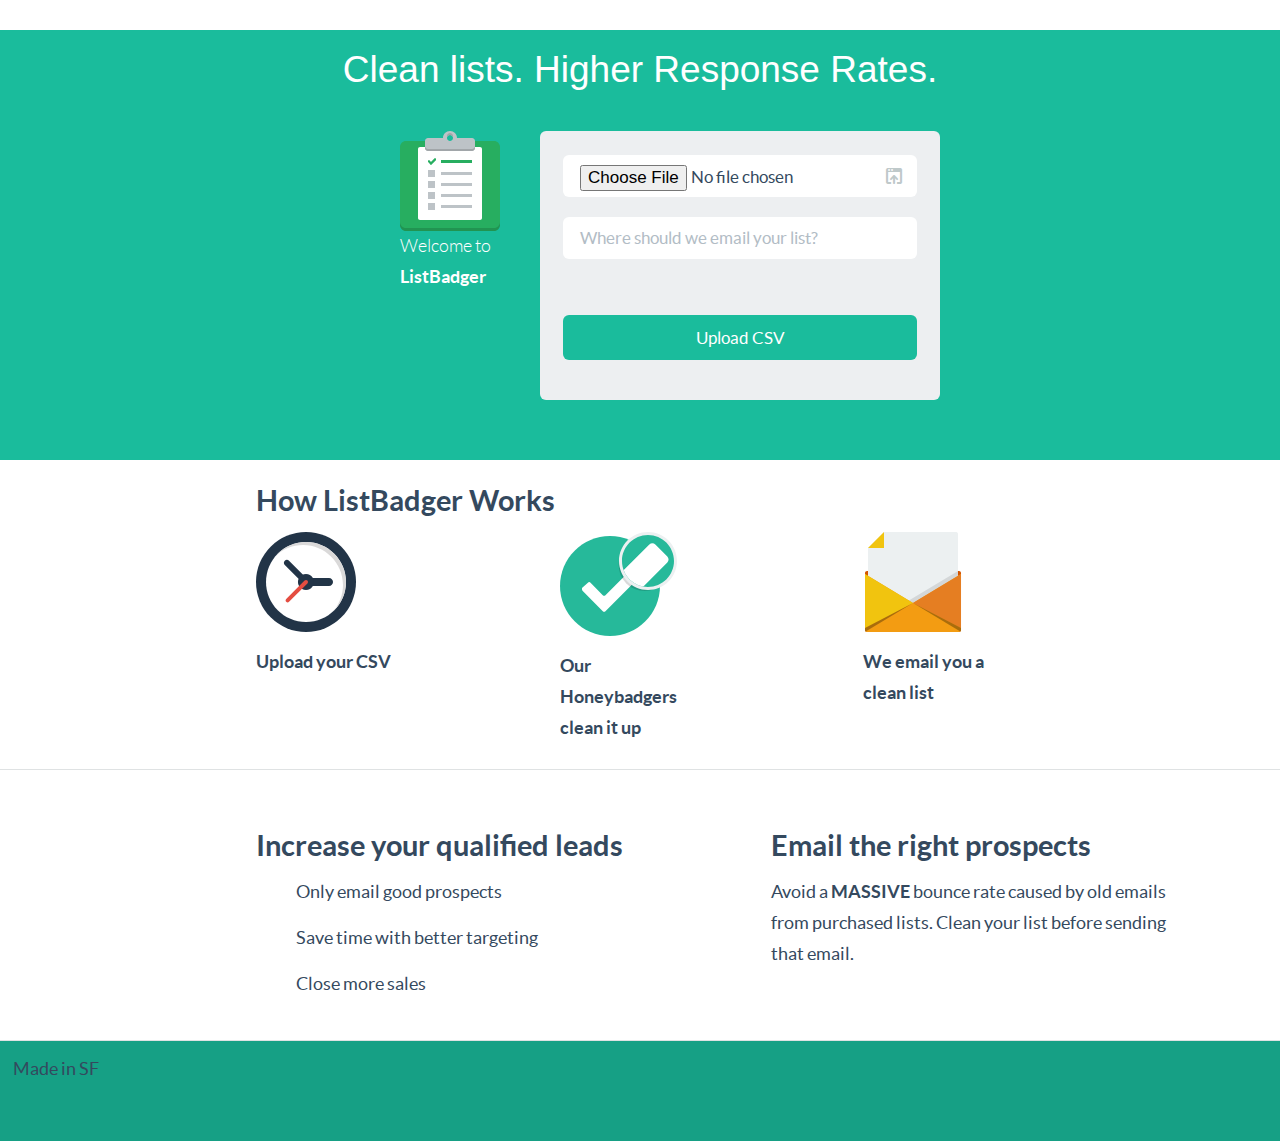
<file: index.html>
<!DOCTYPE html>
<html lang="en">
  <head>
    <meta charset="utf-8">
    <meta http-equiv="X-UA-Compatible" content="IE=edge">
    <meta name="viewport" content="width=device-width, initial-scale=1.0">
    
    <title>ListBadger</title>

    <!-- Bootstrap -->
    <link rel="stylesheet" href="https://maxcdn.bootstrapcdn.com/bootstrap/3.2.0/css/bootstrap.min.css">
    <link href='http://fonts.googleapis.com/css?family=Open+Sans' rel='stylesheet' type='text/css'>
    <!-- Loading Custom CSS -->
    <link href="css/custom.css" rel="stylesheet">
    <link href="dist/css/flat-ui.css" rel="stylesheet">
    <!-- Favicon -->
    <link rel="shortcut icon" href="img/favicon.ico">
  </head>

<body>

<div id="container">
	<section id="abovefold">
		<div id="abovefold-container">
			<div id="title"><h1>Clean lists. Higher Response Rates.</h1></div>
			
      <!-- left Icon -->
      <div id="leftdiv">
				<img src="img/icons/svg/clipboard.svg" alt="Clipboard">
				<p>Welcome to <br /><strong>ListBadger</strong></p>
			</div>
      <!-- left icon -->

      <!-- submission form -->
			<div id="rightdiv">
				 <div class="login-form">
            <div class="form-group">
              <form action="csvtest.php" method="post" enctype="multipart/form-data">
              <input type="file" name="fileToUpload" id="fileToUpload" class="form-control login-field" value="" placeholder="Yo! What's your name? " id="login-name" autocomplete="off" style="">
              <label class="login-field-icon fui-upload" for="login-name"></label>
            </div>
            <div class="form-group">
              <input type="text" name="email" class="form-control login-field" value="" placeholder="Where should we email your list?" id="email" autocomplete="off" style="">
                <br />
                <input type="submit" value="Upload CSV" class="btn btn-primary btn-lg btn-block"  name="submit">
            
            </div>
        </div>
      </div>
      <!-- submission form end -->

			</div>
		</div>
	</section>

	<section id="belowfold">
    <div id="belowfold-container">
      <h4>How ListBadger Works<h4>
      <div class="third">
          <img src="img/icons/svg/clocks.svg" alt="Watches" style="margin-bottom:15px;">
        <p>Upload your CSV</p>
      </div>
      <div class="third">
          <img src="img/icons/svg/retina.svg" alt="Retina" style="margin-bottom:15px;">
        <p>Our Honeybadgers clean it up</p>
      </div>
      <div class"third">
          <img src="img/icons/svg/mail.svg" alt="Mail" style="margin-bottom:15px;">
       <p>We email you a clean list</p> 
      </div>
    </div>
	</section>


  <section id="explainer">
    <div id="explainer-container">
      <div class="second">
        <h4>Increase your qualified leads</h4>
        <ul>
          <li><p>Only email good prospects</p></li>
          <li><p>Save time with better targeting</p></li>
          <li><p>Close more sales</p></li>
        </ul>
      </div>
      <div class="second">
         <h4>Email the right prospects</h4>
        Avoid a <strong>MASSIVE</strong> bounce rate caused by old emails from purchased lists. Clean your list before sending that email.
      </div>
    </div>
  </section>
    
  <section id="footer">
      <div id="footer-container">
      Made in SF
      </div>
  </section>
</div>


<!-- jQuery (necessary for Bootstrap's JavaScript plugins) -->
    <script src="https://ajax.googleapis.com/ajax/libs/jquery/1.11.1/jquery.min.js"></script>
    <!-- Include all compiled plugins (below), or include individual files as needed -->
    <script src="js/bootstrap.min.js"></script>
</body>
</html>
</file>
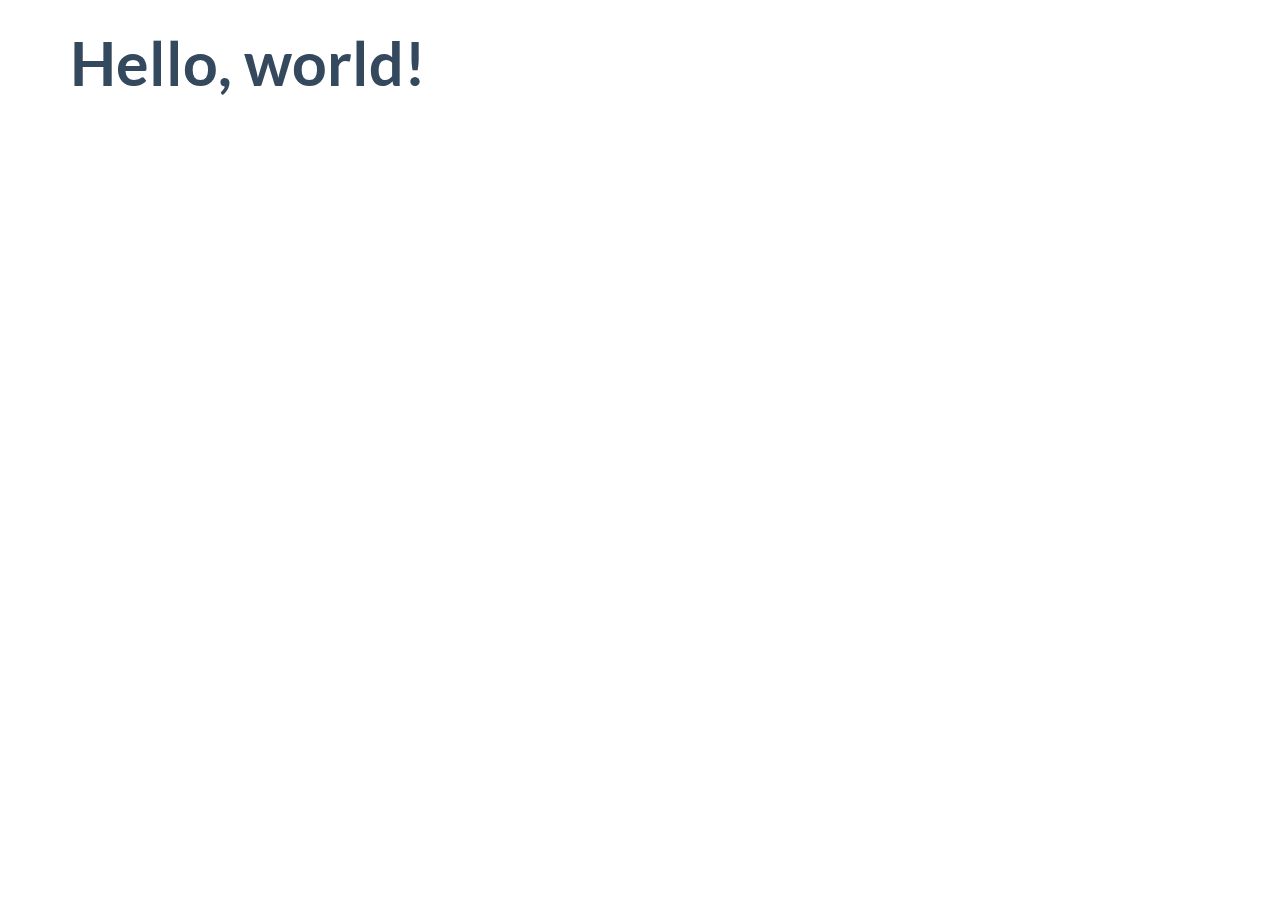
<file: dist/index.html>
<!DOCTYPE html>
<html lang="en">
  <head>
    <meta charset="utf-8">
    <title>Flat UI Free 101 Template</title>
    <meta name="viewport" content="width=device-width, initial-scale=1.0">

    <!-- Loading Bootstrap -->
    <link href="../dist/css/vendor/bootstrap.min.css" rel="stylesheet">

    <!-- Loading Flat UI -->
    <link href="../dist/css/flat-ui.min.css" rel="stylesheet">

    <link rel="shortcut icon" href="img/favicon.ico">

    <!-- HTML5 shim, for IE6-8 support of HTML5 elements. All other JS at the end of file. -->
    <!--[if lt IE 9]>
      <script src="js/vendor/html5shiv.js"></script>
      <script src="js/vendor/respond.min.js"></script>
    <![endif]-->
  </head>
  <body>
    <div class="container">
        <h1>Hello, world!</h1>
    </div>
    <!-- /.container -->


    <!-- jQuery (necessary for Flat UI's JavaScript plugins) -->
    <script src="../dist/js/vendor/jquery.min.js"></script>
    <!-- Include all compiled plugins (below), or include individual files as needed -->
    <script src="../dist/js/vendor/video.js"></script>
    <script src="../dist/js/flat-ui.min.js"></script>

  </body>
</html>
</file>
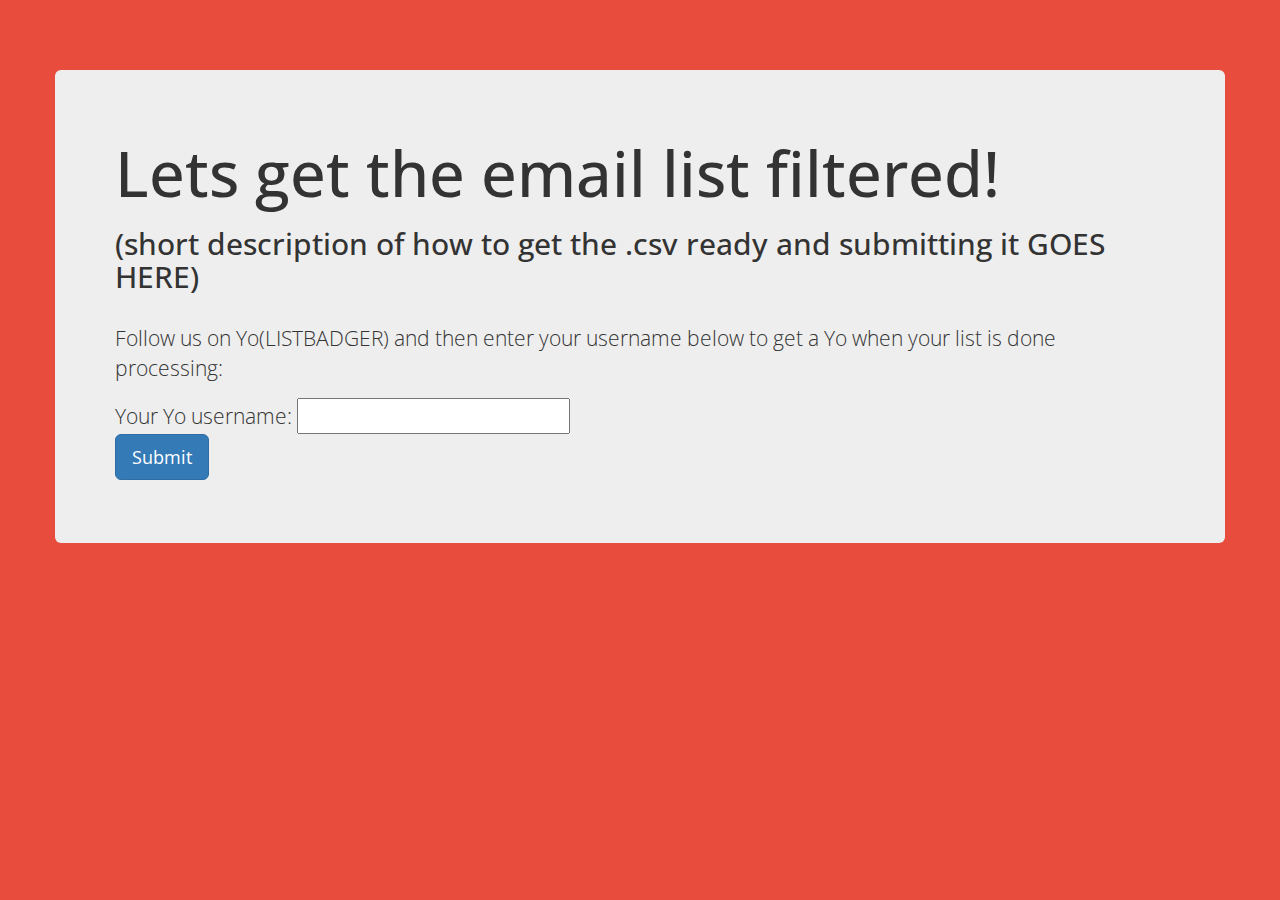
<file: yo/index.html>
<!DOCTYPE html>
<html lang="en">
  <head>
    <meta charset="utf-8">
    <meta http-equiv="X-UA-Compatible" content="IE=edge">
    <meta name="viewport" content="width=device-width, initial-scale=1.0">
    <title>Clevrly Zain Munad</title>

    <!-- Bootstrap -->
    <link rel="stylesheet" href="https://maxcdn.bootstrapcdn.com/bootstrap/3.2.0/css/bootstrap.min.css">
<!--    <link rel="stylesheet" href="https://maxcdn.bootstrapcdn.com/bootstrap/3.2.0/css/bootstrap-theme.min.css">
    <link rel="stylesheet" href="//cdn.jsdelivr.net/flat-ui/2.0/css/bootstrap.css">
    <link rel="stylesheet" href="//cdn.jsdelivr.net/flat-ui/2.0/css/flat-ui.css"> -->
      
      <link href='http://fonts.googleapis.com/css?family=Open+Sans' rel='stylesheet' type='text/css'>
      
    <!-- HTML5 Shim and Respond.js IE8 support of HTML5 elements and media queries -->
    <!-- WARNING: Respond.js doesn't work if you view the page via file:// -->
    <!--[if lt IE 9]>
      <script src="https://oss.maxcdn.com/html5shiv/3.7.2/html5shiv.min.js"></script>
      <script src="https://oss.maxcdn.com/respond/1.4.2/respond.min.js"></script>
    <![endif]-->
  </head>
  <body>
      <style>
          body {
            padding-top: 70px;
            font-family: "Open Sans";
            background-color: #e74c3c
          }
          
          a:link {
                text-decoration: none;
            }

            a:visited {
                text-decoration: none;
            }

            a:hover {
                text-decoration: none;
            }

            a:active {
                text-decoration: none;
            }
          
            #center {
              margin-left: auto;
              margin-right: auto;
                display: block;
            }


      </style>


    <div class="container">
      
        
        <div class="row clearfix">
				

            
            <div class="col-md column">
					    <div class="jumbotron">
                        <h1>Lets get the email list filtered!</h1>
                        <h2>(short description of how to get the .csv ready and submitting it GOES HERE)</h2>
                        <br>
						<form action="main.php" method="post">
						<p>Follow us on Yo(LISTBADGER) and then enter your username below to get a Yo when your list is done processing: </p>
						<p>Your Yo username:
						<input type="text" name="name"><br>
						<input class="btn btn-lg btn-primary" type="submit">
						</p>
						</form>
                      </div>
				</div>
				
			</div><!-- /row -->
        
        
        <div class="row clearfix">
        
        
        
        </div><!-- /row2 -->
        
        
    
        </div> <!-- /container -->
      

    <!-- jQuery (necessary for Bootstrap's JavaScript plugins) -->
    <script src="https://ajax.googleapis.com/ajax/libs/jquery/1.11.1/jquery.min.js"></script>
    <!-- Include all compiled plugins (below), or include individual files as needed -->
    <script src="https://maxcdn.bootstrapcdn.com/bootstrap/3.2.0/js/bootstrap.min.js"></script>
  </body>
</html>
</file>
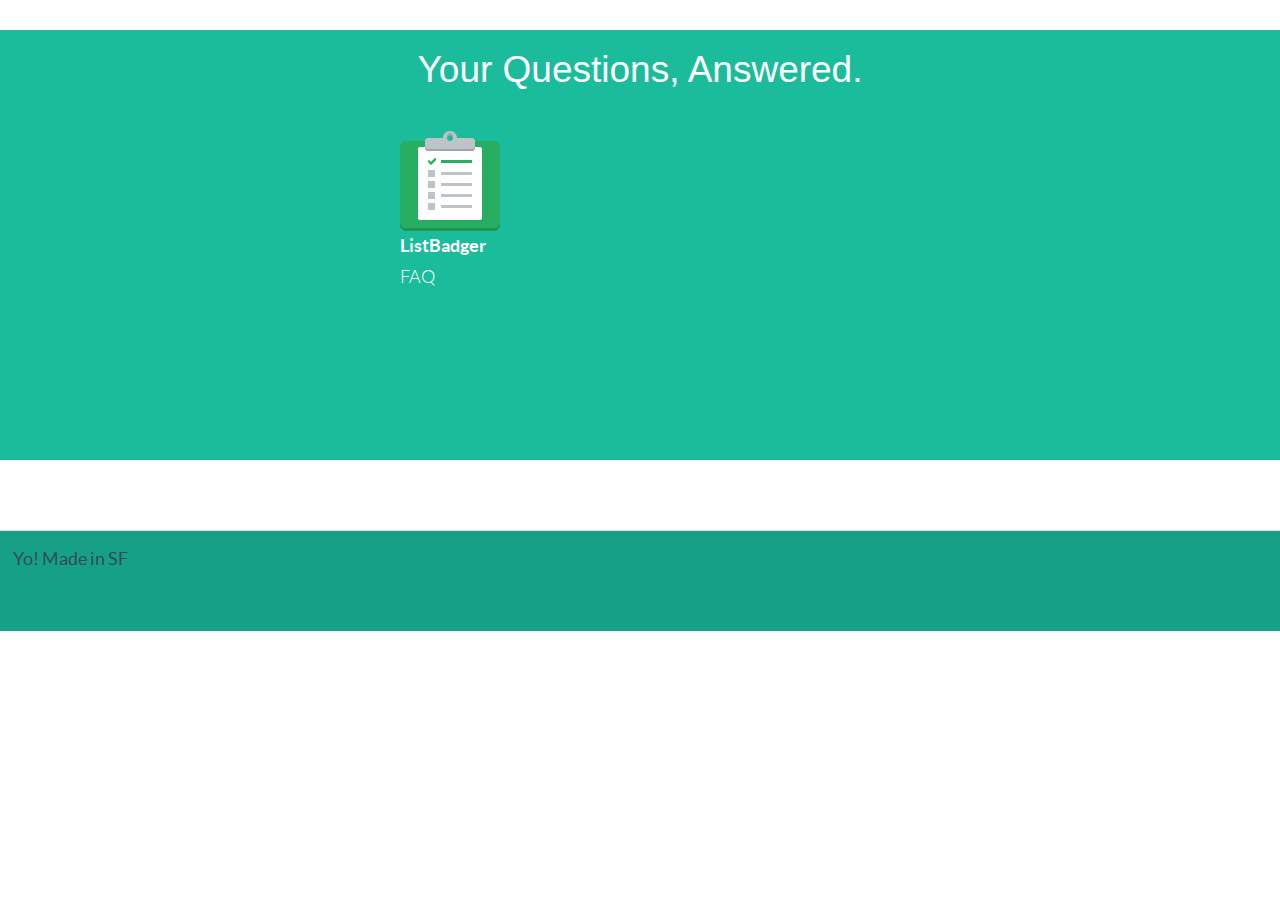
<file: page.html>
<!DOCTYPE html>
<html lang="en">
  <head>
    <meta charset="utf-8">
<title>ListBadger</title>
    <meta name="description" content="Flat UI Kit Free is a Twitter Bootstrap Framework design and Theme, this responsive framework includes a PSD and HTML version."/>

    <meta name="viewport" content="width=1000, initial-scale=1.0, maximum-scale=1.0">
    <!-- Loading Custom CSS -->
    <link href="css/custom.css" rel="stylesheet">
    <!-- Bootstrap -->
    <link href="css/bootstrap.min.css" rel="stylesheet">

    <!-- HTML5 shim and Respond.js for IE8 support of HTML5 elements and media queries -->
    <!-- WARNING: Respond.js doesn't work if you view the page via file:// -->
    <!--[if lt IE 9]>
      <script src="https://oss.maxcdn.com/html5shiv/3.7.2/html5shiv.min.js"></script>
      <script src="https://oss.maxcdn.com/respond/1.4.2/respond.min.js"></script>
    <![endif]-->
    <!-- Loading Flat UI -->
    <link href="dist/css/flat-ui.css" rel="stylesheet">
    <link href="docs/assets/css/demo.css" rel="stylesheet">

    <link rel="shortcut icon" href="img/favicon.ico">

    <!-- HTML5 shim, for IE6-8 support of HTML5 elements. All other JS at the end of file. -->
    <!--[if lt IE 9]>
      <script src="dist/js/vendor/html5shiv.js"></script>
      <script src="dist/js/vendor/respond.min.js"></script>
    <![endif]> -->
    </head>


<body>
<div id="container">
	<section id="abovefold">
		<div id="abovefold-container">
			<div id="title"><h1>Your Questions, Answered.</h1></div>
			<div id="leftdiv">
				<img src="img/icons/svg/clipboard.svg" alt="Clipboard">
				<p><strong>ListBadger</strong> FAQ</p>
			</div>
			<div id="rightdiv">
				 
        </div>
           
          </div>
			</div>
		</div>
	</section>

	<section id="belowfold">
    <div id="belowfold-container">
      <div style="float:left; width:150px; margin-right:20%;">
          
      </div>
      <div style="float:left; width:150px; margin-right:20%">
         
      </div>
      <div style="float:left; width:150px;">
         
      </div>
    </div>
	</section>
    
  <section id="footer">
    <div id="footer-container">
    Yo! Made in SF
    </div>
    </section>
</div>


<!-- jQuery (necessary for Bootstrap's JavaScript plugins) -->
    <script src="https://ajax.googleapis.com/ajax/libs/jquery/1.11.1/jquery.min.js"></script>
    <!-- Include all compiled plugins (below), or include individual files as needed -->
    <script src="js/bootstrap.min.js"></script>
</body>
</html>
</file>
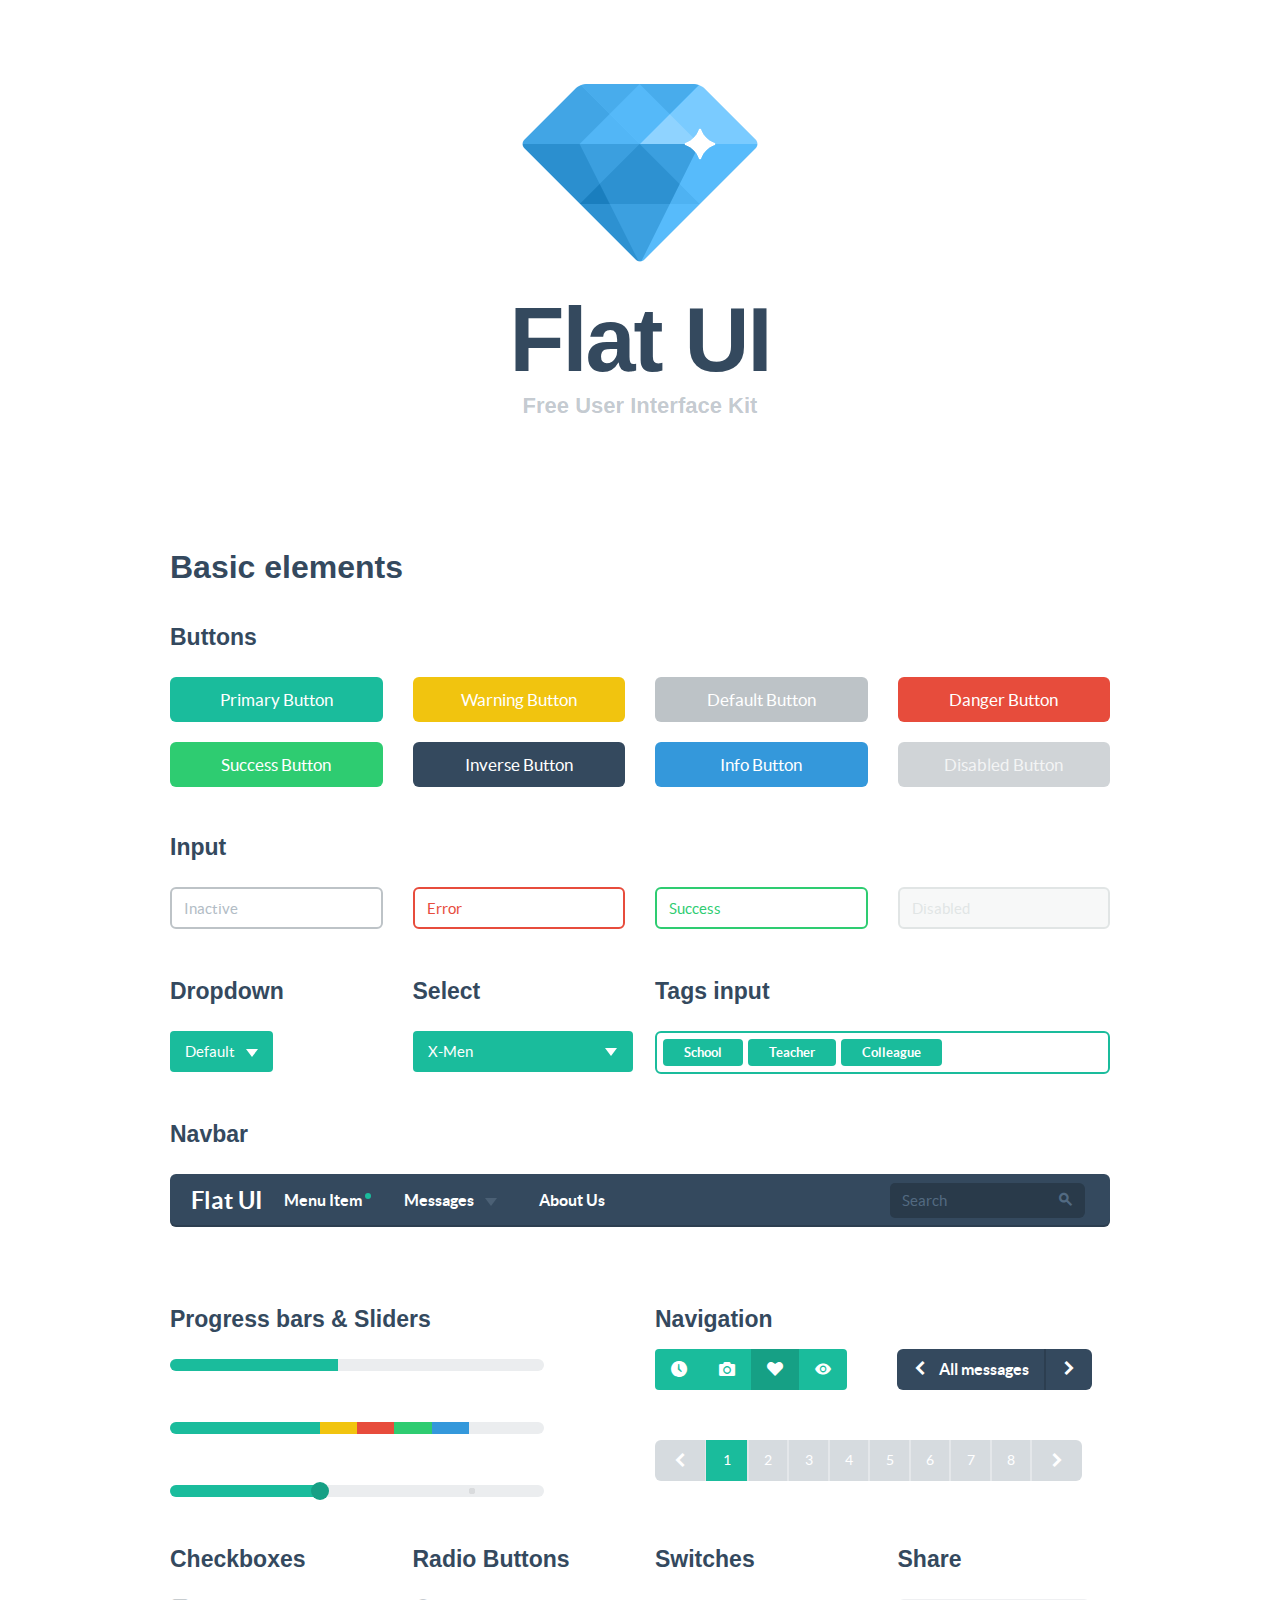
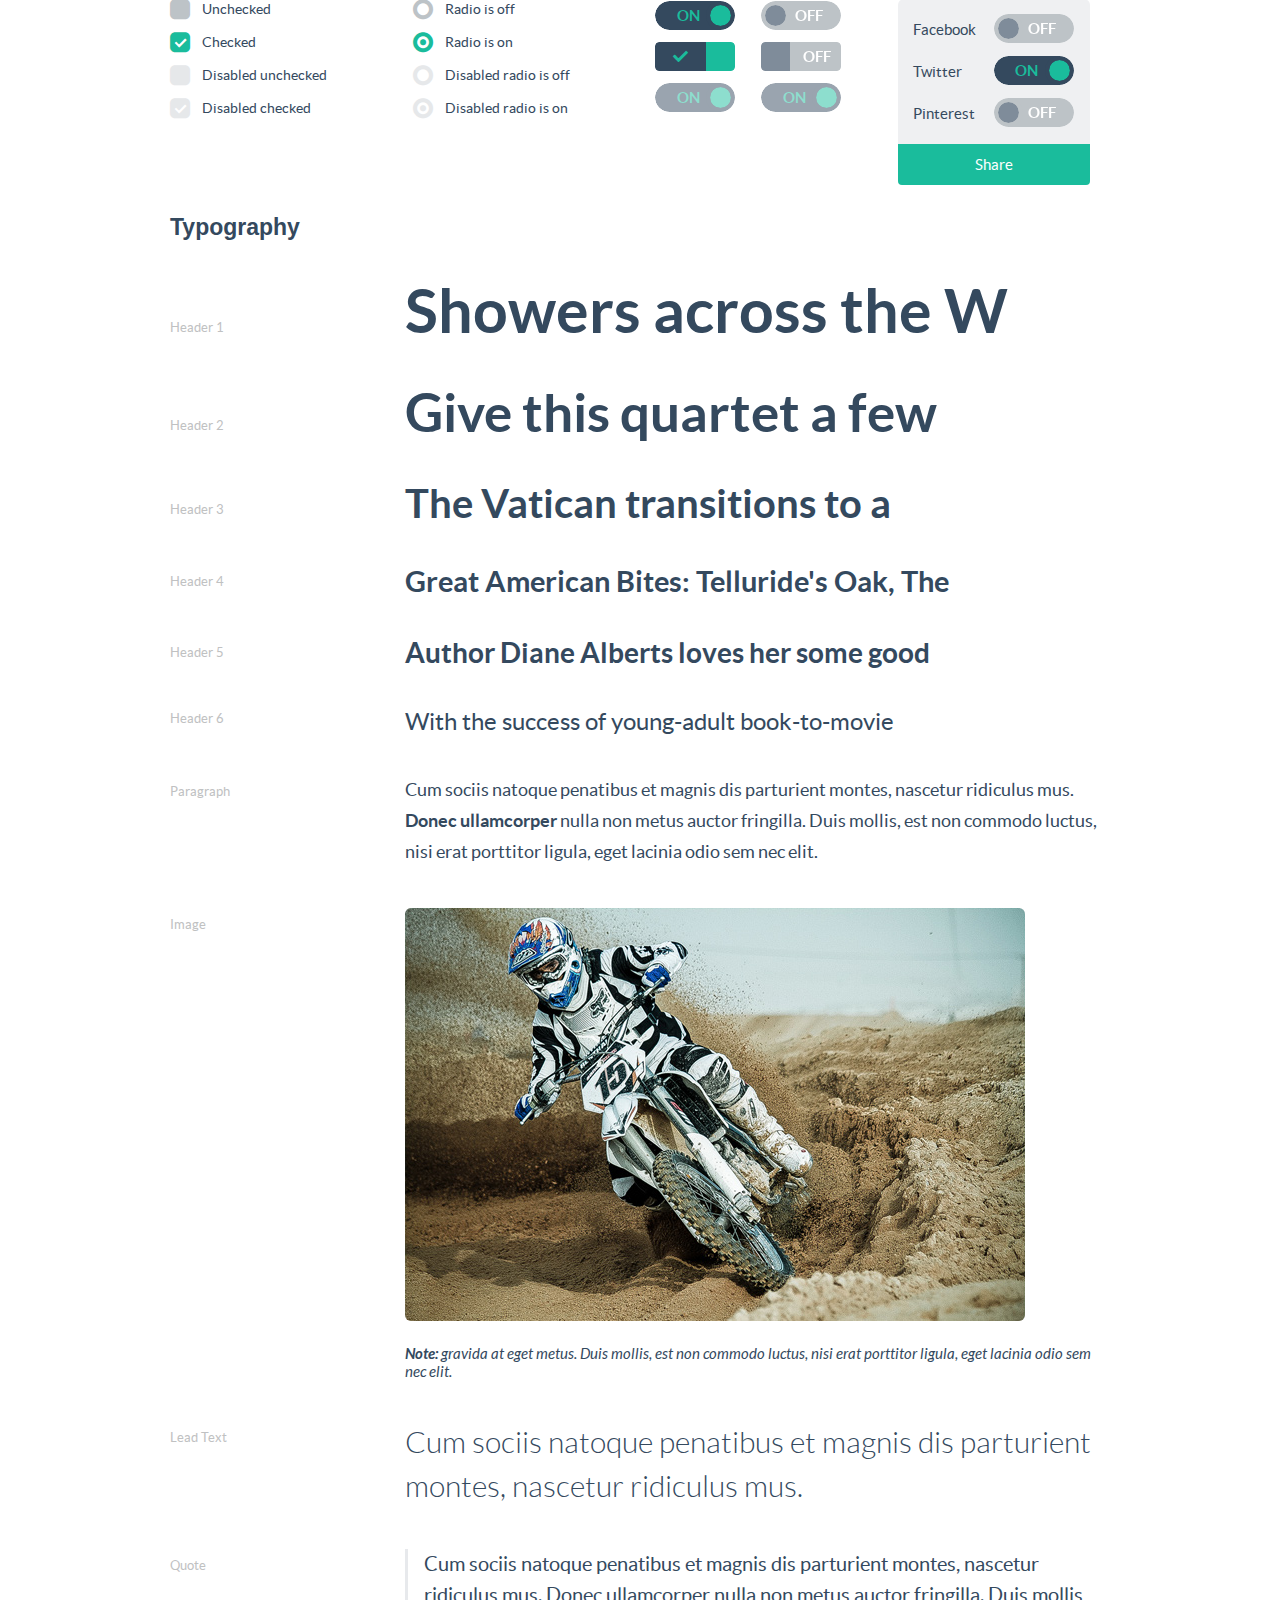
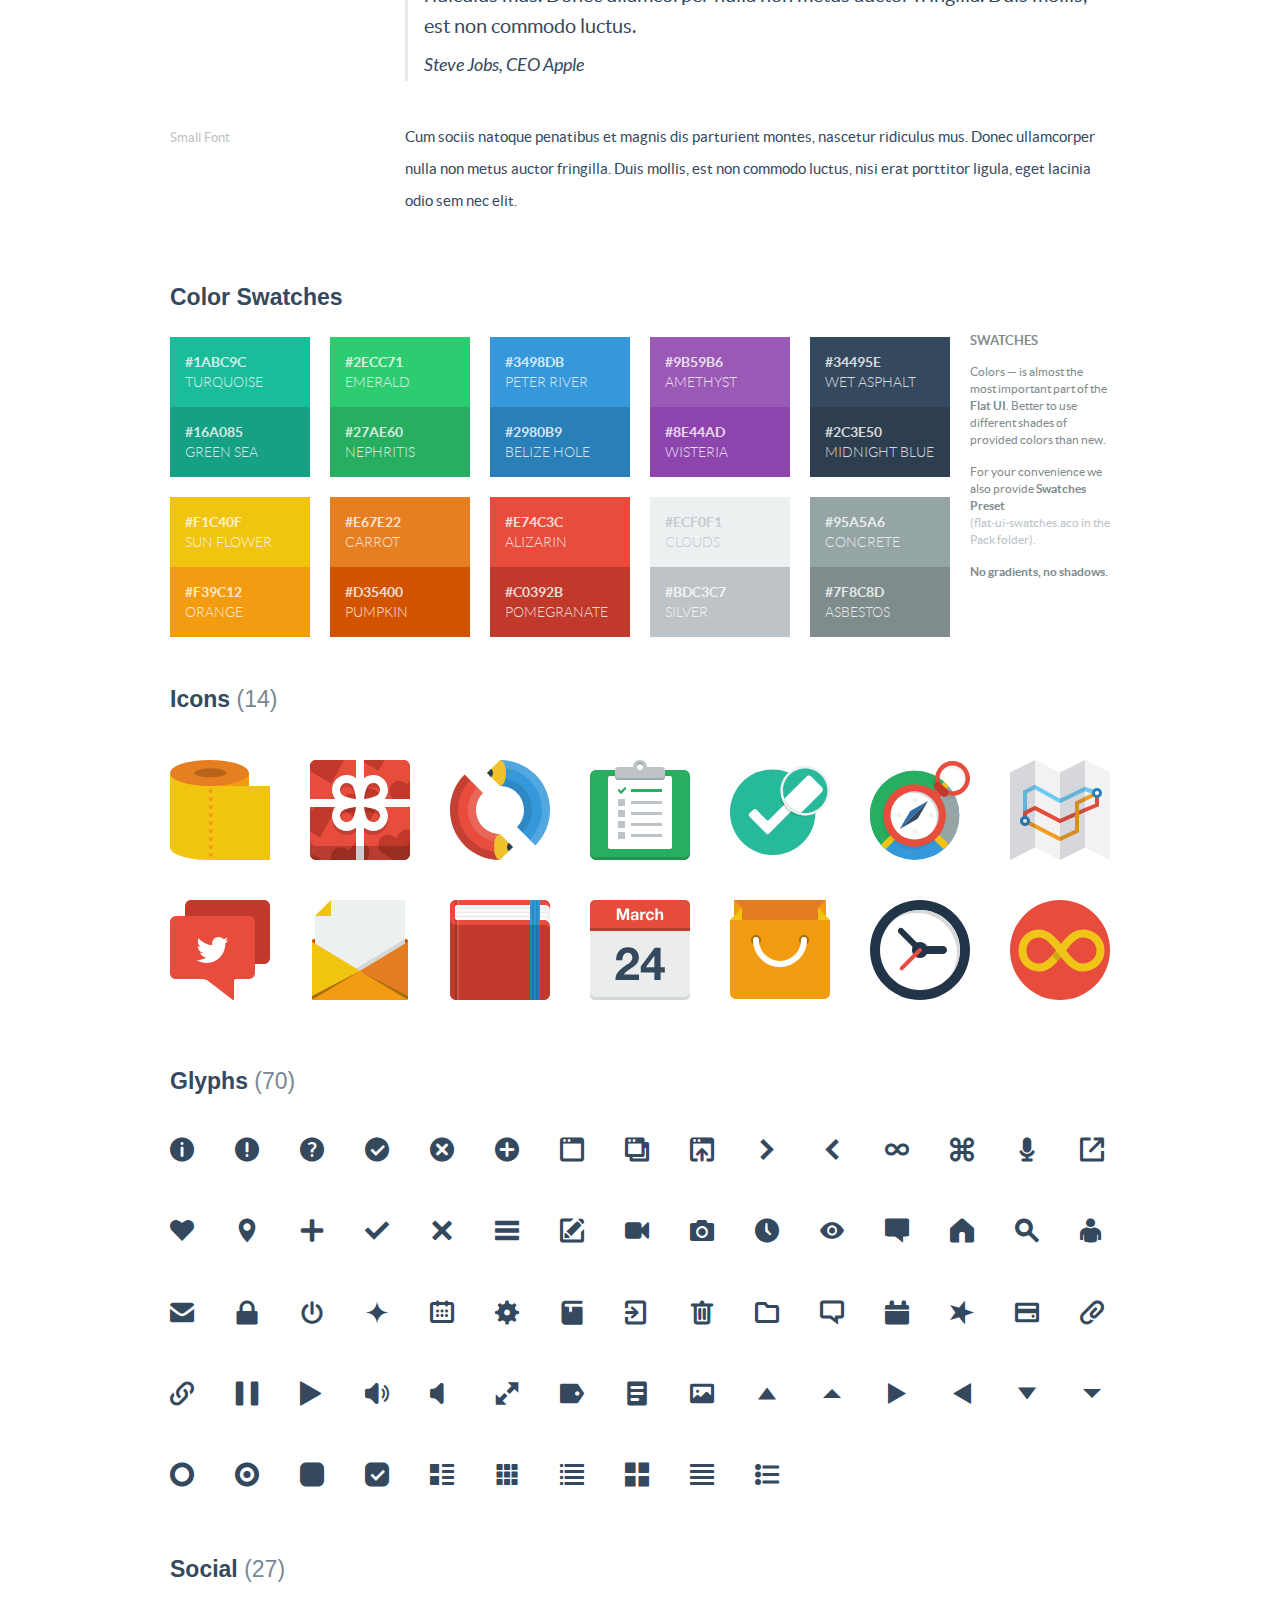
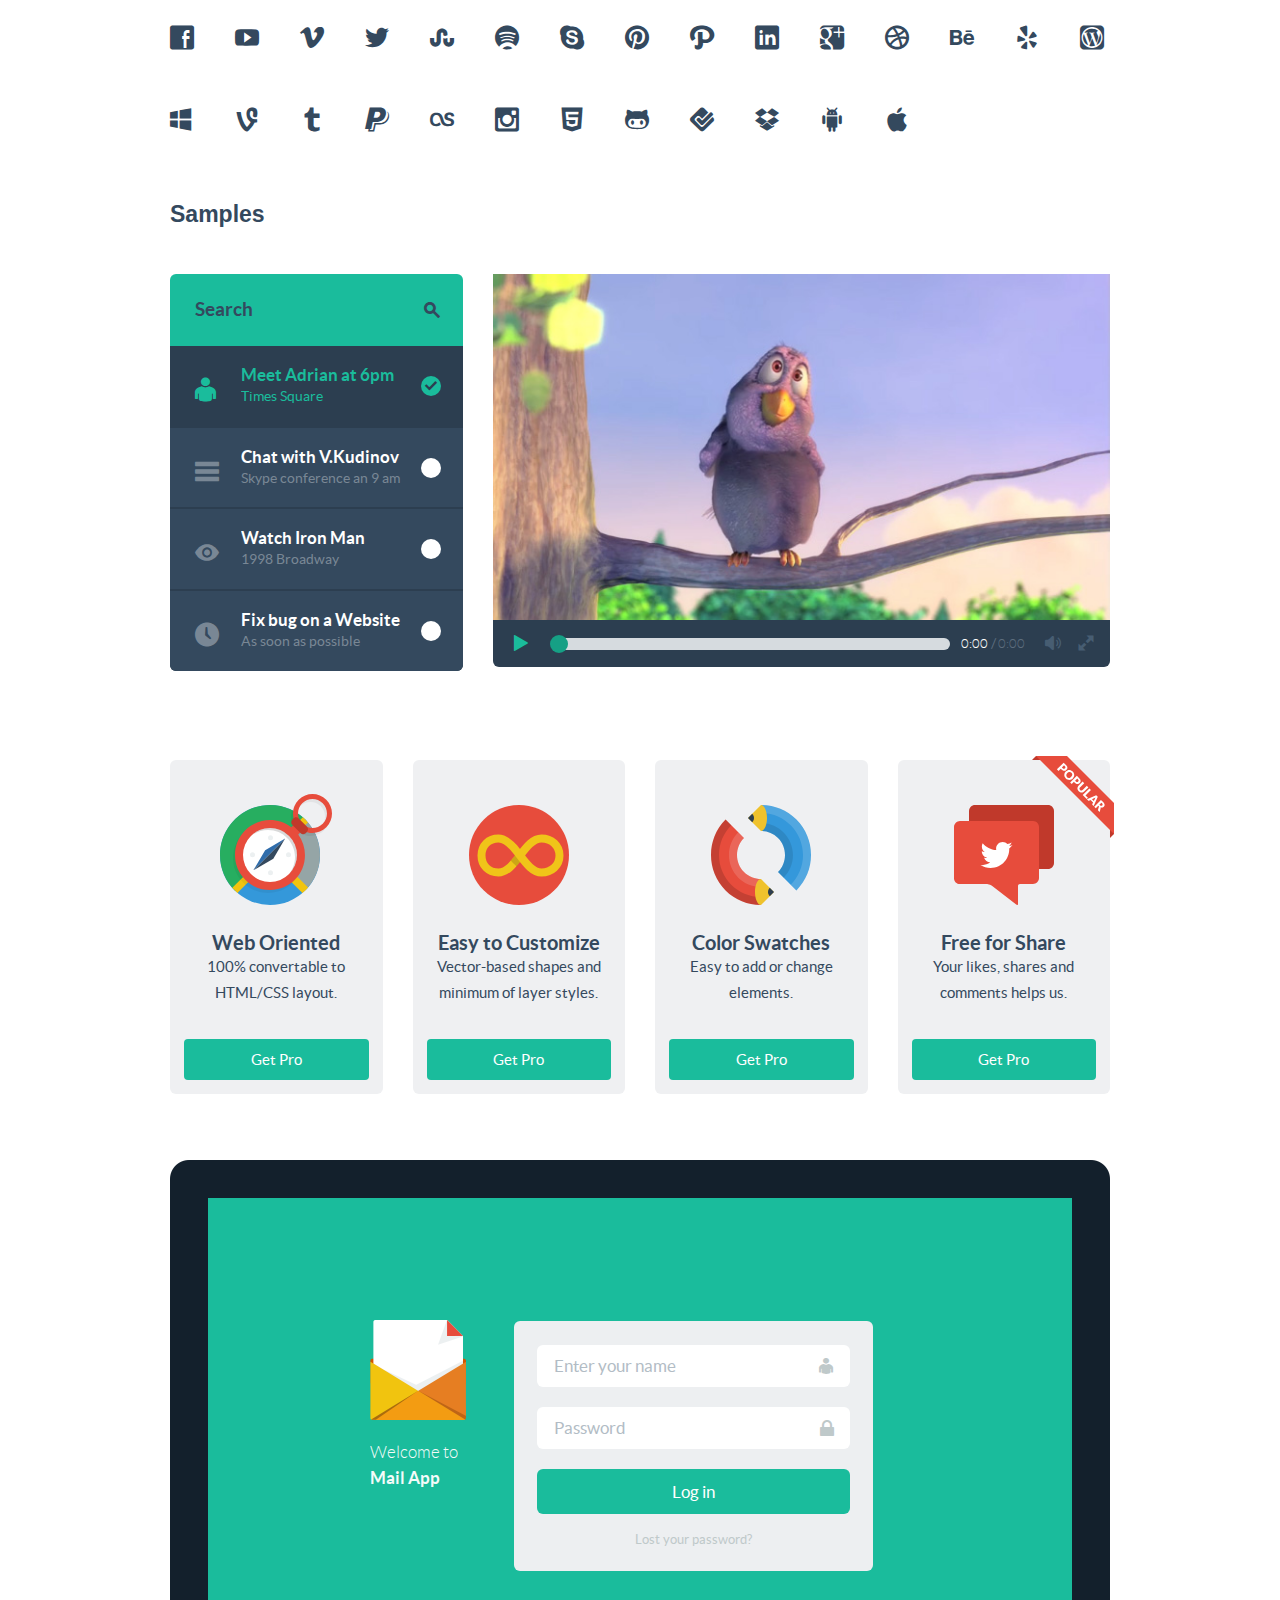
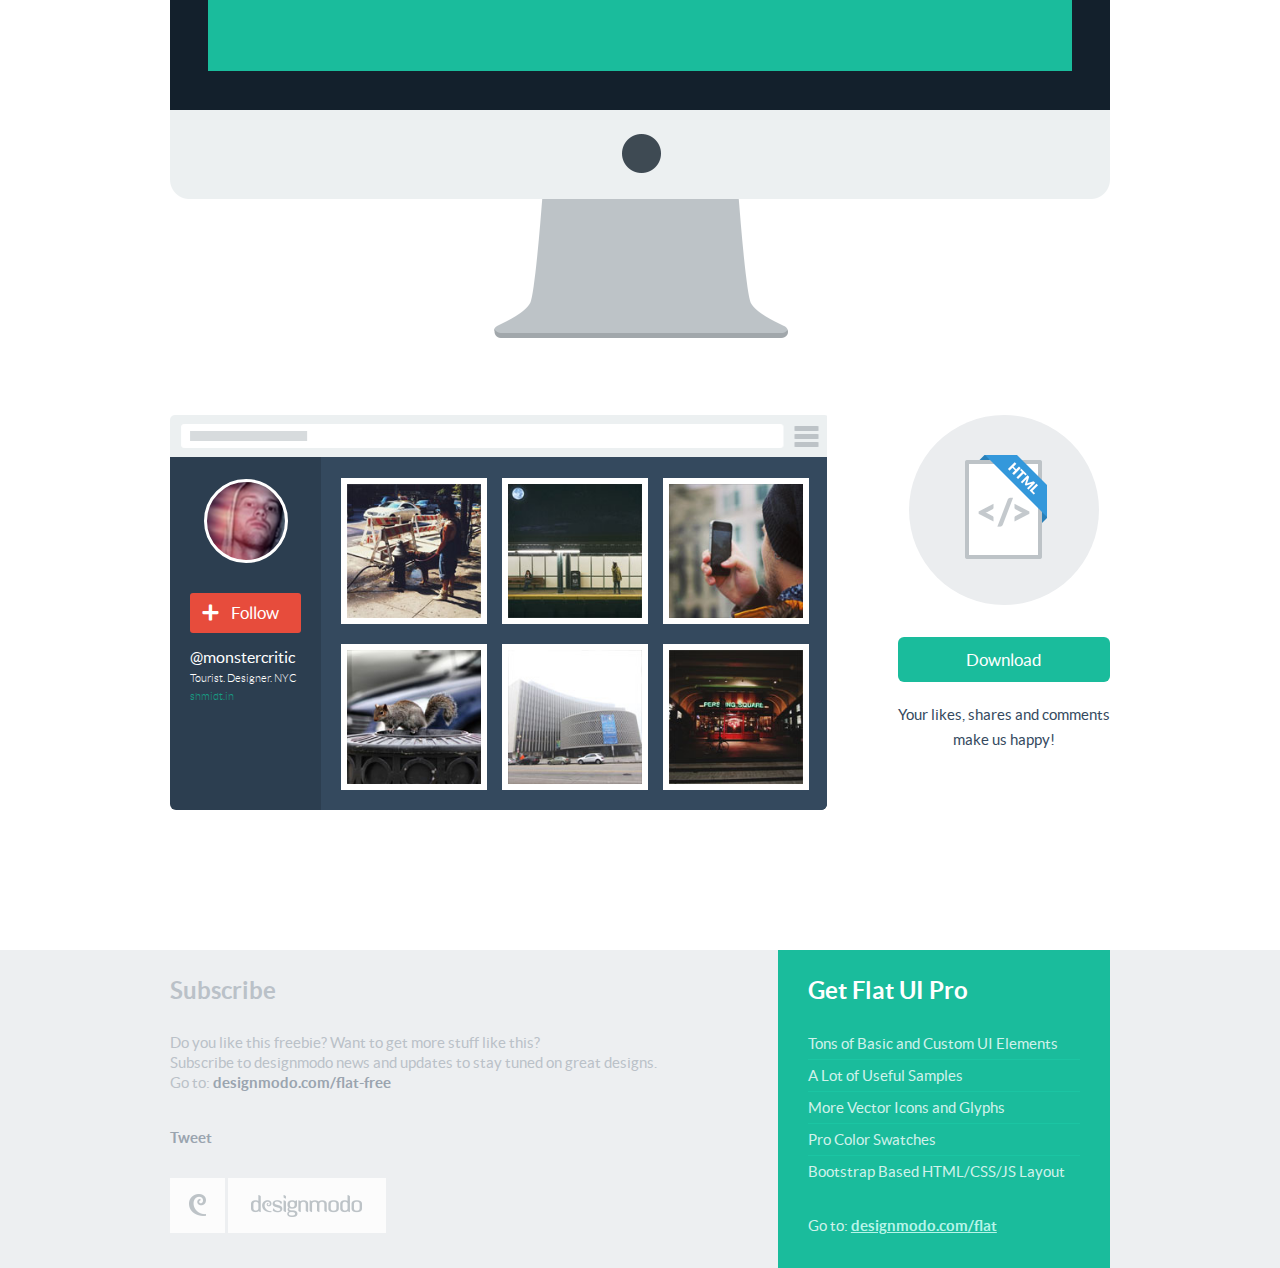
<file: samples.html>
<!DOCTYPE html>
<html lang="en">
  <head>
    <meta charset="utf-8">
    <title>Flat UI - Free Bootstrap Framework and Theme</title>
    <meta name="description" content="Flat UI Kit Free is a Twitter Bootstrap Framework design and Theme, this responsive framework includes a PSD and HTML version."/>

    <meta name="viewport" content="width=1000, initial-scale=1.0, maximum-scale=1.0">

    <!-- Loading Bootstrap -->
    <link href="dist/css/vendor/bootstrap.min.css" rel="stylesheet">

    <!-- Loading Flat UI -->
    <link href="dist/css/flat-ui.css" rel="stylesheet">
    <link href="docs/assets/css/demo.css" rel="stylesheet">

    <link rel="shortcut icon" href="img/favicon.ico">

    <!-- HTML5 shim, for IE6-8 support of HTML5 elements. All other JS at the end of file. -->
    <!--[if lt IE 9]>
      <script src="dist/js/vendor/html5shiv.js"></script>
      <script src="dist/js/vendor/respond.min.js"></script>
    <![endif]-->
  </head>
  <body>
    <div class="container">
      <div class="demo-headline">
        <h1 class="demo-logo">
          <div class="logo"></div>
          Flat UI
          <small>Free User Interface Kit</small>
        </h1>
      </div> <!-- /demo-headline -->

      <h1 class="demo-section-title">Basic elements</h1>
      <h3 class="demo-panel-title">Buttons</h3>

      <div class="row demo-row">
        <div class="col-xs-3">
          <a href="#fakelink" class="btn btn-block btn-lg btn-primary">Primary Button</a>
        </div>
        <div class="col-xs-3">
          <a href="#fakelink" class="btn btn-block btn-lg btn-warning">Warning Button</a>
        </div>
        <div class="col-xs-3">
          <a href="#fakelink" class="btn btn-block btn-lg btn-default">Default Button</a>
        </div>
        <div class="col-xs-3">
          <a href="#fakelink" class="btn btn-block btn-lg btn-danger">Danger Button</a>
        </div>
      </div> <!-- /row -->

      <div class="row demo-row">
        <div class="col-xs-3">
          <a href="#fakelink" class="btn btn-block btn-lg btn-success">Success Button</a>
        </div>
        <div class="col-xs-3">
          <a href="#fakelink" class="btn btn-block btn-lg btn-inverse">Inverse Button</a>
        </div>
        <div class="col-xs-3">
          <a href="#fakelink" class="btn btn-block btn-lg btn-info">Info Button</a>
        </div>
        <div class="col-xs-3">
          <a href="#fakelink" class="btn btn-block btn-lg btn-default disabled">Disabled Button</a>
        </div>
      </div> <!-- /row -->

      <h3 class="demo-panel-title">Input</h3>
      <div class="row">
        <div class="col-xs-3">
          <div class="form-group">
            <input type="text" value="" placeholder="Inactive" class="form-control" />
          </div>
        </div>
        <div class="col-xs-3">
          <div class="form-group has-error">
            <input type="text" value="Error" class="form-control" />
          </div>
        </div>
        <div class="col-xs-3">
          <div class="form-group has-success">
            <input type="text" value="Success" class="form-control" />
            <span class="input-icon fui-check-inverted"></span>
          </div>
        </div>
        <div class="col-xs-3">
          <div class="form-group">
            <input type="text" value="Disabled" disabled="disabled" class="form-control" />
          </div>
        </div>
      </div> <!-- /row -->

      <div class="row">
        <div class="col-xs-3">
          <h3 class="demo-panel-title">Dropdown</h3>

          <div class="btn-group">
            <button data-toggle="dropdown" class="btn btn-primary dropdown-toggle" type="button">Default <span class="caret"></span></button>
            <ul role="menu" class="dropdown-menu">
              <li><a href="#">Action</a></li>
              <li><a href="#">Another action</a></li>
              <li><a href="#">Something else here</a></li>
              <li class="divider"></li>
              <li><a href="#">Separated link</a></li>
            </ul>
          </div><!-- /btn-group -->
        </div> <!-- /.col-xs-3 -->
        <div class="col-xs-3">
          <h3 class="demo-panel-title">Select</h3>
          <select class="form-control select select-primary" data-toggle="select">
            <option value="0">Choose hero</option>
            <option value="1">Spider Man</option>
            <option value="2">Wolverine</option>
            <option value="3">Captain America</option>
            <option value="4" selected>X-Men</option>
            <option value="5">Crocodile</option>
          </select>
        </div> <!-- /.col-xs-3 -->
        <div class="col-xs-6">
          <h3 class="demo-panel-title">Tags input</h3>
          <div class="tagsinput-primary">
            <input name="tagsinput" class="tagsinput" data-role="tagsinput" value="School, Teacher, Colleague" />
          </div>
        </div> <!-- /.col-xs-6 -->
      </div> <!-- /.row -->

      <h3 class="demo-panel-title">Navbar</h3>
      <div class="row demo-row">
        <div class="col-xs-12">
          <nav class="navbar navbar-inverse navbar-embossed" role="navigation">
            <div class="navbar-header">
              <button type="button" class="navbar-toggle" data-toggle="collapse" data-target="#navbar-collapse-01">
                <span class="sr-only">Toggle navigation</span>
              </button>
              <a class="navbar-brand" href="#">Flat UI</a>
            </div>
            <div class="collapse navbar-collapse" id="navbar-collapse-01">
              <ul class="nav navbar-nav navbar-left">
                <li><a href="#fakelink">Menu Item<span class="navbar-unread">1</span></a></li>
                <li class="dropdown">
                  <a href="#" class="dropdown-toggle" data-toggle="dropdown">Messages <b class="caret"></b></a>
                  <span class="dropdown-arrow"></span>
                  <ul class="dropdown-menu">
                    <li><a href="#">Action</a></li>
                    <li><a href="#">Another action</a></li>
                    <li><a href="#">Something else here</a></li>
                    <li class="divider"></li>
                    <li><a href="#">Separated link</a></li>
                  </ul>
                </li>
                <li><a href="#fakelink">About Us</a></li>
               </ul>
               <form class="navbar-form navbar-right" action="#" role="search">
                <div class="form-group">
                  <div class="input-group">
                    <input class="form-control" id="navbarInput-01" type="search" placeholder="Search">
                    <span class="input-group-btn">
                      <button type="submit" class="btn"><span class="fui-search"></span></button>
                    </span>
                  </div>
                </div>
              </form>
            </div><!-- /.navbar-collapse -->
          </nav><!-- /navbar -->
        </div>
      </div> <!-- /row -->

      <div class="row">
        <div class="col-xs-5">
          <h3 class="demo-panel-title">Progress bars &amp; Sliders</h3>
          <div class="progress">
            <div class="progress-bar" style="width: 45%;"></div>
          </div>
          <br/>
          <div class="progress">
            <div class="progress-bar" style="width: 40%;"></div>
            <div class="progress-bar progress-bar-warning" style="width: 10%;"></div>
            <div class="progress-bar progress-bar-danger" style="width: 10%;"></div>
            <div class="progress-bar progress-bar-success" style="width: 10%;"></div>
            <div class="progress-bar progress-bar-info" style="width: 10%;"></div>
          </div>
          <br/>
          <div id="slider" class="ui-slider">
            <div class="ui-slider-segment"></div>
            <div class="ui-slider-segment"></div>
            <div class="ui-slider-segment"></div>
          </div>
        </div> <!-- /sliders -->

        <div class="col-xs-6 col-xs-offset-1">
          <h3 class="demo-panel-title">Navigation</h3>
          <div class="row demo-navigation">
            <div class="col-xs-6">
              <div class="btn-toolbar">
                <div class="btn-group">
                  <a class="btn btn-primary" href="#fakelink"><span class="fui-time"></span></a>
                  <a class="btn btn-primary" href="#fakelink"><span class="fui-photo"></span></a>
                  <a class="btn btn-primary active" href="#fakelink"><span class="fui-heart"></span></a>
                  <a class="btn btn-primary" href="#fakelink"><span class="fui-eye"></span></a>
                </div>
              </div> <!-- /toolbar -->
            </div>
            <div class="col-xs-6 demo-pager">
              <ul class="pager">
                <li class="previous">
                  <a href="#fakelink">
                    <span class="fui-arrow-left"></span>
                    <span>All messages</span>
                  </a>
                </li>
                <li class="next">
                  <a href="#fakelink">
                    <span class="fui-arrow-right"></span>
                  </a>
                </li>
              </ul> <!-- /pager -->
            </div>
          </div> <!-- /demo-navigation -->

          <div class="pagination">
            <ul>
              <li class="previous"><a href="#fakelink" class="fui-arrow-left"></a></li>
              <li class="active"><a href="#fakelink">1</a></li>
              <li><a href="#fakelink">2</a></li>
              <li><a href="#fakelink">3</a></li>
              <li><a href="#fakelink">4</a></li>
              <li><a href="#fakelink">5</a></li>
              <li><a href="#fakelink">6</a></li>
              <li><a href="#fakelink">7</a></li>
              <li><a href="#fakelink">8</a></li>
              <li class="next"><a href="#fakelink" class="fui-arrow-right"></a></li>
            </ul>
          </div> <!-- /pagination -->
        </div> <!-- /navigation -->
      </div> <!-- /row -->

      <div class="row">
        <div class="col-xs-3">
          <h3 class="demo-panel-title">Checkboxes</h3>
          <label class="checkbox" for="checkbox1">
            <input type="checkbox" value="" id="checkbox1" data-toggle="checkbox">
            Unchecked
          </label>
          <label class="checkbox" for="checkbox2">
            <input type="checkbox" checked="checked" value="" id="checkbox2" data-toggle="checkbox" checked="">
            Checked
          </label>
          <label class="checkbox" for="checkbox3">
            <input type="checkbox" value="" id="checkbox3" data-toggle="checkbox" disabled="">
            Disabled unchecked
          </label>
          <label class="checkbox" for="checkbox4">
            <input type="checkbox" checked="checked" value="" id="checkbox4" data-toggle="checkbox" disabled="" checked="">
            Disabled checked
          </label>
        </div> <!-- /checkboxes col-xs-3 -->

        <div class="col-xs-3">
          <h3 class="demo-panel-title">Radio Buttons</h3>
          <label class="radio">
            <input type="radio" name="optionsRadios" id="optionsRadios1" value="option1" data-toggle="radio">
            Radio is off
          </label>
          <label class="radio">
            <input type="radio" name="optionsRadios" id="optionsRadios2" value="option1" data-toggle="radio" checked="">
            Radio is on
          </label>

          <label class="radio">
            <input type="radio" name="optionsRadiosDisabled" id="optionsRadios3" value="option2" data-toggle="radio" disabled="">
            Disabled radio is off
          </label>
          <label class="radio">
            <input type="radio" name="optionsRadiosDisabled" id="optionsRadios4" value="option2" data-toggle="radio" checked="" disabled="">
            Disabled radio is on
          </label>
        </div> <!-- /radios col-xs-3 -->

        <div class="col-xs-3">
          <h3 class="demo-panel-title">Switches</h3>

          <table width="100%">
            <tr>
              <td width="50%" class="pbm">
                <input type="checkbox" checked data-toggle="switch" id="custom-switch-01" />
              </td>
              <td class="pbm">
                <input type="checkbox" data-toggle="switch" id="custom-switch-02" />
              </td>
            </tr>
            <tr>
              <td class="pbm">
                <div class="bootstrap-switch-square">
                  <input type="checkbox" checked data-toggle="switch" id="custom-switch-03" data-on-text="<span class='fui-check'></span>" data-off-text="<span class='fui-cross'></span>" />
                </div>
              </td>
              <td class="pbm">
                <div class="bootstrap-switch-square">
                  <input type="checkbox" data-toggle="switch" id="custom-switch-04" />
                </div>
              </td>
            </tr>
            <tr>
              <td>
                <input type="checkbox" checked disabled data-toggle="switch" id="custom-switch-5" />
              </td>
              <td>
                <input type="checkbox" checked disabled data-toggle="switch" id="custom-switch-6" />
              </td>
            </tr>
          </table>
        </div> <!-- /.col-xs-3 -->
        <div class="col-xs-3">
          <h3 class="demo-panel-title">Share</h3>
          <div class="share mrl">
            <ul>
              <li>
                <label class="share-label" for="share-toggle2">Facebook</label>
                <input type="checkbox" data-toggle="switch" />
              </li>
              <li>
                <label class="share-label" for="share-toggle4">Twitter</label>
                <input type="checkbox" checked="" data-toggle="switch" />
              </li>
              <li>
                <label class="share-label" for="share-toggle6">Pinterest</label>
                <input type="checkbox" data-toggle="switch" />
              </li>
            </ul>
            <a href="#" class="btn btn-primary btn-block btn-large">Share</a>
          </div> <!-- /share -->
        </div><!-- /.col-xs-3 -->
      </div> <!-- /.row -->

      <div class="demo-row typography-row">
      	<div class="demo-title">
      		<h3 class="demo-panel-title">Typography</h3>
      	</div>
      	<div class="demo-content">
      		<div class="demo-type-example">
	      		<h1><span class="demo-heading-note">Header 1</span>Showers across the W</h1>
      		</div>
      		<div class="demo-type-example">
	      		<h2><span class="demo-heading-note">Header 2</span>Give this quartet a few</h2>
      		</div>
      		<div class="demo-type-example">
	      		<h3><span class="demo-heading-note">Header 3</span>The Vatican transitions to a</h3>
      		</div>
      		<div class="demo-type-example">
	      		<h4><span class="demo-heading-note">Header 4</span>Great American Bites: Telluride's Oak, The</h4>
      		</div>
      		<div class="demo-type-example">
	      		<h5><span class="demo-heading-note">Header 5</span>Author Diane Alberts loves her some good</h5>
      		</div>
      		<div class="demo-type-example">
	      		<h6><span class="demo-heading-note">Header 6</span>With the success of young-adult book-to-movie</h6>
      		</div>
      		<div class="demo-type-example">
	      		<span class="demo-text-note">Paragraph</span>
	          <p>Cum sociis natoque penatibus et magnis dis parturient montes, nascetur ridiculus mus. <strong>Donec ullamcorper</strong> nulla non metus auctor fringilla. Duis mollis, est non commodo luctus, nisi erat porttitor ligula, eget lacinia odio sem nec elit.</p>
      		</div>
      		<div class="demo-type-example">
	      		<span class="demo-text-note">Image</span>
	          <img src="docs/assets/img/example-image.jpg" alt="example-image" class="img-rounded img-responsive">
	          <p class="img-comment"><strong>Note:</strong> gravida at eget metus. Duis mollis, est non commodo luctus, nisi erat porttitor ligula, eget lacinia odio sem nec elit.</p>
      		</div>
      		<div class="demo-type-example">
	      		<span class="demo-text-note">Lead Text</span>
						<p class="lead">Cum sociis natoque penatibus et magnis dis parturient montes, nascetur ridiculus mus.</p>
      		</div>
      		<div class="demo-type-example">
	      		<span class="demo-text-note">Quote</span>
	          <blockquote>
	            <p>Cum sociis natoque penatibus et magnis dis parturient montes, nascetur ridiculus mus. Donec ullamcorper nulla non metus auctor fringilla. Duis mollis, est non commodo luctus.</p>
	            <small>Steve Jobs, CEO Apple</small>
	          </blockquote>
      		</div>
      		<div class="demo-type-example">
	      		<span class="demo-text-note">Small Font</span>
	          <p><small>Cum sociis natoque penatibus et magnis dis parturient montes, nascetur ridiculus mus. Donec ullamcorper nulla non metus auctor fringilla. Duis mollis, est non commodo luctus, nisi erat porttitor ligula, eget lacinia odio sem nec elit.</small></p>
      		</div>
      	</div><!-- /.demo-content-wide -->
      </div><!-- /.demo-row -->

      <h3 class="demo-panel-title">Color Swatches</h3>
      <div class="row demo-swatches-row">
	      <div class="swatches-col">
		      <div class="pallete-item">
			      <dl class="palette palette-turquoise">
                <dt>#1abc9c</dt>
                <dd>Turquoise</dd>
              </dl>
              <dl class="palette palette-green-sea">
                <dt>#16a085</dt>
                <dd>Green sea</dd>
              </dl>
		      </div>
		      <div class="pallete-item">
			      <dl class="palette palette-emerald">
              <dt>#2ecc71</dt>
              <dd>Emerald</dd>
            </dl>
            <dl class="palette palette-nephritis">
              <dt>#27ae60</dt>
              <dd>Nephritis</dd>
            </dl>
		      </div>
		      <div class="pallete-item">
			      <dl class="palette palette-peter-river">
              <dt>#3498db</dt>
              <dd>Peter river</dd>
            </dl>
            <dl class="palette palette-belize-hole">
              <dt>#2980b9</dt>
              <dd>Belize hole</dd>
            </dl>
		      </div>
		      <div class="pallete-item">
			      <dl class="palette palette-amethyst">
              <dt>#9b59b6</dt>
              <dd>Amethyst</dd>
            </dl>
            <dl class="palette palette-wisteria">
              <dt>#8e44ad</dt>
              <dd>Wisteria</dd>
            </dl>
		      </div>
		      <div class="pallete-item">
			      <dl class="palette palette-wet-asphalt">
              <dt>#34495e</dt>
              <dd>Wet asphalt</dd>
            </dl>
            <dl class="palette palette-midnight-blue">
              <dt>#2c3e50</dt>
              <dd>Midnight blue</dd>
            </dl>
		      </div>
		      <div class="pallete-item">
			      <dl class="palette palette-sun-flower">
              <dt>#f1c40f</dt>
              <dd>Sun flower</dd>
            </dl>
            <dl class="palette palette-orange">
              <dt>#f39c12</dt>
              <dd>Orange</dd>
            </dl>
		      </div>
		      <div class="pallete-item">
			      <dl class="palette palette-carrot">
              <dt>#e67e22</dt>
              <dd>Carrot</dd>
            </dl>
            <dl class="palette palette-pumpkin">
              <dt>#d35400</dt>
              <dd>Pumpkin</dd>
            </dl>
		      </div>
		      <div class="pallete-item">
			      <dl class="palette palette-alizarin">
              <dt>#e74c3c</dt>
              <dd>Alizarin</dd>
            </dl>
            <dl class="palette palette-pomegranate">
              <dt>#c0392b</dt>
              <dd>Pomegranate</dd>
            </dl>
		      </div>
		      <div class="pallete-item">
			      <dl class="palette palette-clouds">
              <dt>#ecf0f1</dt>
              <dd>Clouds</dd>
            </dl>
            <dl class="palette palette-silver">
              <dt>#bdc3c7</dt>
              <dd>Silver</dd>
            </dl>
		      </div>
		      <div class="pallete-item">
			      <dl class="palette palette-concrete">
              <dt>#95a5a6</dt>
              <dd>Concrete</dd>
            </dl>
            <dl class="palette palette-asbestos">
              <dt>#7f8c8d</dt>
              <dd>Asbestos</dd>
            </dl>
		      </div>
	      </div> <!-- /swatches items -->
	      <div class="swatches-desc-col">
		      <h6 class="palette-headline">SWATCHES</h6>
          <p class="palette-paragraph">
            Colors &mdash; is almost the most important part of the <strong>Flat UI</strong>. Better to use different shades of provided colors than new.
          </p>
          <p class="palette-paragraph">
            For your convenience we also provide <strong>Swatches Preset</strong> <span>(flat&#8209;ui&#8209;swatches.aco in the Pack folder).</span>
          </p>
          <p class="palette-paragraph">
            <strong>No gradients, no shadows.</strong>
          </p>
	      </div> <!-- /swatches desc -->
      </div> <!-- /swatches row -->

      <h3 class="demo-panel-title">Icons <small>(14)</small></h3>
      <div class="demo-illustrations">
        <div class="demo-content">
          <div><img src="img/icons/svg/toilet-paper.svg" alt="Toilet-Paper"></div>
          <div><img src="img/icons/svg/gift-box.svg" alt="Gift-Box"></div>
          <div><img src="img/icons/svg/pencils.svg" alt="Pensils"></div>
          <div><img src="img/icons/svg/clipboard.svg" alt="Clipboard"></div>
          <div><img src="img/icons/svg/retina.svg" alt="Retina"></div>
          <div><img src="img/icons/svg/compas.svg" alt="Compas"></div>
          <div><img src="img/icons/svg/map.svg" alt="Map"></div>
          <div><img src="img/icons/svg/chat.svg" alt="Chat"></div>
          <div><img src="img/icons/svg/mail.svg" alt="Mail"></div>
          <div><img src="img/icons/svg/book.svg" alt="Book"></div>
          <div><img src="img/icons/svg/calendar.svg" alt="Calendar"></div>
          <div><img src="img/icons/svg/paper-bag.svg" alt="Pocket"></div>
          <div><img src="img/icons/svg/clocks.svg" alt="Watches"></div>
          <div><img src="img/icons/svg/loop.svg" alt="Infinity-Loop"></div>
        </div>
      </div>


      <h3 class="demo-panel-title">Glyphs <small>(70)</small></h3>
      <div class="demo-icons">
        <div class="demo-content">
          <span class="fui-info-circle"></span>
          <span class="fui-alert-circle"></span>
          <span class="fui-question-circle"></span>
          <span class="fui-check-circle"></span>
          <span class="fui-cross-circle"></span>
          <span class="fui-plus-circle"></span>
          <span class="fui-window"></span>
          <span class="fui-windows"></span>
          <span class="fui-upload"></span>
          <span class="fui-arrow-right"></span>
          <span class="fui-arrow-left"></span>
          <span class="fui-loop"></span>
          <span class="fui-cmd"></span>
          <span class="fui-mic"></span>
          <span class="fui-export"></span>
          <span class="fui-heart"></span>
          <span class="fui-location"></span>
          <span class="fui-plus"></span>
          <span class="fui-check"></span>
          <span class="fui-cross"></span>
          <span class="fui-list"></span>
          <span class="fui-new"></span>
          <span class="fui-video"></span>
          <span class="fui-photo"></span>
          <span class="fui-time"></span>
          <span class="fui-eye"></span>
          <span class="fui-chat"></span>
          <span class="fui-home"></span>
          <span class="fui-search"></span>
          <span class="fui-user"></span>
          <span class="fui-mail"></span>
          <span class="fui-lock"></span>
          <span class="fui-power"></span>
          <span class="fui-star"></span>
          <span class="fui-calendar"></span>
          <span class="fui-gear"></span>
          <span class="fui-bookmark"></span>
          <span class="fui-exit"></span>
          <span class="fui-trash"></span>
          <span class="fui-folder"></span>
          <span class="fui-bubble"></span>
          <span class="fui-calendar-solid"></span>
          <span class="fui-star-2"></span>
          <span class="fui-credit-card"></span>
          <span class="fui-clip"></span>
          <span class="fui-link"></span>
          <span class="fui-pause"></span>
          <span class="fui-play"></span>
          <span class="fui-volume"></span>
          <span class="fui-mute"></span>
          <span class="fui-resize"></span>
          <span class="fui-tag"></span>
          <span class="fui-document"></span>
          <span class="fui-image"></span>
          <span class="fui-triangle-up"></span>
          <span class="fui-triangle-up-small"></span>
          <span class="fui-triangle-right-large"></span>
          <span class="fui-triangle-left-large"></span>
          <span class="fui-triangle-down"></span>
          <span class="fui-triangle-down-small"></span>
          <span class="fui-radio-unchecked"></span>
          <span class="fui-radio-checked"></span>
          <span class="fui-checkbox-unchecked"></span>
          <span class="fui-checkbox-checked"></span>
          <span class="fui-list-thumbnailed"></span>
          <span class="fui-list-small-thumbnails"></span>
          <span class="fui-list-numbered"></span>
          <span class="fui-list-large-thumbnails"></span>
          <span class="fui-list-columned"></span>
          <span class="fui-list-bulleted"></span>
        </div><!-- /.demo-content -->
      </div><!-- /.demo-icons -->

      <h3 class="demo-panel-title">Social <small>(27)</small></h3>
      <div class="demo-icons">
        <div class="demo-content">
          <span class="fui-facebook"></span>
          <span class="fui-youtube"></span>
          <span class="fui-vimeo"></span>
          <span class="fui-twitter"></span>
          <span class="fui-stumbleupon"></span>
          <span class="fui-spotify"></span>
          <span class="fui-skype"></span>
          <span class="fui-pinterest"></span>
          <span class="fui-path"></span>
          <span class="fui-linkedin"></span>
          <span class="fui-google-plus"></span>
          <span class="fui-dribbble"></span>
          <span class="fui-behance"></span>
          <span class="fui-yelp"></span>
          <span class="fui-wordpress"></span>
          <span class="fui-windows-8"></span>
          <span class="fui-vine"></span>
          <span class="fui-tumblr"></span>
          <span class="fui-paypal"></span>
          <span class="fui-lastfm"></span>
          <span class="fui-instagram"></span>
          <span class="fui-html5"></span>
          <span class="fui-github"></span>
          <span class="fui-foursquare"></span>
          <span class="fui-dropbox"></span>
          <span class="fui-android"></span>
          <span class="fui-apple"></span>
        </div><!-- /.demo-content -->
      </div><!-- /.demo-icons -->

      <h3 class="demo-panel-title mbl pbl">Samples</h3>
      <div class="row demo-samples">
        <div class="col-xs-4">
          <div class="todo">
            <div class="todo-search">
              <input class="todo-search-field" type="search" value="" placeholder="Search" />
            </div>
            <ul>
              <li class="todo-done">
                <div class="todo-icon fui-user"></div>
                <div class="todo-content">
                  <h4 class="todo-name">
                    Meet <strong>Adrian</strong> at <strong>6pm</strong>
                  </h4>
                  Times Square
                </div>
              </li>
              <li>
                <div class="todo-icon fui-list"></div>
                <div class="todo-content">
                  <h4 class="todo-name">
                    Chat with <strong>V.Kudinov</strong>
                  </h4>
                  Skype conference an 9 am
                </div>
              </li>
              <li>
                <div class="todo-icon fui-eye"></div>
                <div class="todo-content">
                  <h4 class="todo-name">
                    Watch <strong>Iron Man</strong>
                  </h4>
                  1998 Broadway
                </div>
              </li>
              <li>
                <div class="todo-icon fui-time"></div>
                <div class="todo-content">
                  <h4 class="todo-name">
                    Fix bug on a <strong>Website</strong>
                  </h4>
                  As soon as possible
                </div>
              </li>
            </ul>
          </div><!-- /.todo -->
        </div><!-- /.col-xs-4 -->

        <div class="col-xs-8">
          <video class="video-js" preload="auto" poster="docs/assets/img/video/poster.jpg" data-setup="{}">
            <source src="http://iurevych.github.com/Flat-UI-videos/big_buck_bunny.mp4" type="video/mp4">
            <source src="http://iurevych.github.com/Flat-UI-videos/big_buck_bunny.webm" type="video/webm">
          </video>
        </div> <!-- /video -->
      </div>

      <div class="row demo-tiles">
        <div class="col-xs-3">
          <div class="tile">
            <img src="img/icons/svg/compas.svg" alt="Compas" class="tile-image big-illustration">
            <h3 class="tile-title">Web Oriented</h3>
            <p>100% convertable to HTML/CSS layout.</p>
            <a class="btn btn-primary btn-large btn-block" href="http://designmodo.com/flat">Get Pro</a>
          </div>
        </div>

        <div class="col-xs-3">
          <div class="tile">
            <img src="img/icons/svg/loop.svg" alt="Infinity-Loop" class="tile-image">
            <h3 class="tile-title">Easy to Customize</h3>
            <p>Vector-based shapes and minimum of layer styles.</p>
            <a class="btn btn-primary btn-large btn-block" href="http://designmodo.com/flat">Get Pro</a>
          </div>
        </div>

        <div class="col-xs-3">
          <div class="tile">
            <img src="img/icons/svg/pencils.svg" alt="Pensils" class="tile-image">
            <h3 class="tile-title">Color Swatches</h3>
            <p>Easy to add or change elements. </p>
            <a class="btn btn-primary btn-large btn-block" href="http://designmodo.com/flat">Get Pro</a>
          </div>
        </div>

        <div class="col-xs-3">
          <div class="tile tile-hot">
            <img src="img/icons/svg/ribbon.svg" alt="ribbon" class="tile-hot-ribbon">
            <img src="img/icons/svg/chat.svg" alt="Chat" class="tile-image">
            <h3 class="tile-title">Free for Share</h3>
            <p>Your likes, shares and comments helps us.</p>
            <a class="btn btn-primary btn-large btn-block" href="http://designmodo.com/flat">Get Pro</a>
          </div>

        </div>
      </div> <!-- /tiles -->

      <div class="login">
        <div class="login-screen">
          <div class="login-icon">
            <img src="img/login/icon.png" alt="Welcome to Mail App" />
            <h4>Welcome to <small>Mail App</small></h4>
          </div>

          <div class="login-form">
            <div class="form-group">
              <input type="text" class="form-control login-field" value="" placeholder="Enter your name" id="login-name" />
              <label class="login-field-icon fui-user" for="login-name"></label>
            </div>

            <div class="form-group">
              <input type="password" class="form-control login-field" value="" placeholder="Password" id="login-pass" />
              <label class="login-field-icon fui-lock" for="login-pass"></label>
            </div>

            <a class="btn btn-primary btn-lg btn-block" href="#">Log in</a>
            <a class="login-link" href="#">Lost your password?</a>
          </div>
        </div>
      </div>

      <div class="row">
        <div class="col-xs-9">
          <div class="demo-browser">
            <div class="demo-browser-side">
              <div class="demo-browser-author"></div>
              <div class="demo-browser-action">
                <a class="btn btn-danger btn-lg btn-block" href="http://twitter.com/monstercritic" target="_blank">
                  <span class="fui-plus"></span>Follow
                </a>
              </div>
              <h5>@monstercritic</h5>
              <h6>
                Tourist. Designer. NYC
                <a href="http://shmidt.in" target="_blank">shmidt.in</a>
              </h6>
            </div>
            <div class="demo-browser-content">
              <img src="docs/assets/img/demo/browser-pic-1.jpg" alt="" />
              <img src="docs/assets/img/demo/browser-pic-2.jpg" alt="" />
              <img src="docs/assets/img/demo/browser-pic-3.jpg" alt="" />
              <img src="docs/assets/img/demo/browser-pic-4.jpg" alt="" />
              <img src="docs/assets/img/demo/browser-pic-5.jpg" alt="" />
              <img src="docs/assets/img/demo/browser-pic-6.jpg" alt="" />
            </div>
          </div>
        </div>

        <div class="col-xs-3">
          <div class="demo-download">
            <img src="docs/assets/img/demo/html-icon.png" src="Free PSD" />
          </div>

          <a href="https://github.com/designmodo/Flat-UI/archive/master.zip" class="btn btn-primary btn-lg btn-block">Download</a>

          <p class="demo-download-text">Your likes, shares and comments make us happy!</p>
        </div>
      </div> <!-- /download area -->

    </div> <!-- /container -->

    <footer>
      <div class="container">
        <div class="row">
          <div class="col-xs-7">
            <h3 class="footer-title">Subscribe</h3>
            <p>Do you like this freebie? Want to get more stuff like this?<br/>
              Subscribe to designmodo news and updates to stay tuned on great designs.<br/>
              Go to: <a href="http://designmodo.com/flat-free" target="_blank">designmodo.com/flat-free</a>
            </p>

            <p class="pvl">
              <a href="https://twitter.com/share" class="twitter-share-button" data-url="http://designmodo.com/flat-free/" data-text="Flat UI Free - PSD&amp;amp;HTML User Interface Kit" data-via="designmodo">Tweet</a>
							<script>!function(d,s,id){var js,fjs=d.getElementsByTagName(s)[0],p=/^http:/.test(d.location)?'http':'https';if(!d.getElementById(id)){js=d.createElement(s);js.id=id;js.src=p+'://platform.twitter.com/widgets.js';fjs.parentNode.insertBefore(js,fjs);}}(document, 'script', 'twitter-wjs');</script>
              <iframe src="http://ghbtns.com/github-btn.html?user=designmodo&repo=Flat-UI&type=watch&count=true" height="20" width="107" frameborder="0" scrolling="0" style="width:105px; height: 20px;" allowTransparency="true"></iframe>
              <iframe src="http://ghbtns.com/github-btn.html?user=designmodo&repo=Flat-UI&type=fork&count=true" height="20" width="107" frameborder="0" scrolling="0" style="width:105px; height: 20px;" allowTransparency="true"></iframe>
              <iframe src="http://ghbtns.com/github-btn.html?user=designmodo&type=follow&count=true" height="20" width="195" frameborder="0" scrolling="0" style="width:195px; height: 20px;" allowTransparency="true"></iframe>
            </p>

            <a class="footer-brand" href="http://designmodo.com" target="_blank">
              <img src="docs/assets/img/footer/logo.png" alt="Designmodo.com" />
            </a>
          </div> <!-- /col-xs-7 -->

          <div class="col-xs-5">
            <div class="footer-banner">
              <h3 class="footer-title">Get Flat UI Pro</h3>
              <ul>
                <li>Tons of Basic and Custom UI Elements</li>
                <li>A Lot of Useful Samples</li>
                <li>More Vector Icons and Glyphs</li>
                <li>Pro Color Swatches</li>
                <li>Bootstrap Based HTML/CSS/JS Layout</li>
              </ul>
              Go to: <a href="http://designmodo.com/flat" target="_blank">designmodo.com/flat</a>
            </div>
          </div>
        </div>
      </div>
    </footer>

    <script src="dist/js/vendor/jquery.min.js"></script>
    <script src="dist/js/vendor/video.js"></script>
    <script src="dist/js/flat-ui.min.js"></script>
    <script src="docs/assets/js/application.js"></script>

    <script>
      videojs.options.flash.swf = "dist/js/vendors/video-js.swf"
    </script>
  </body>
</html>
</file>
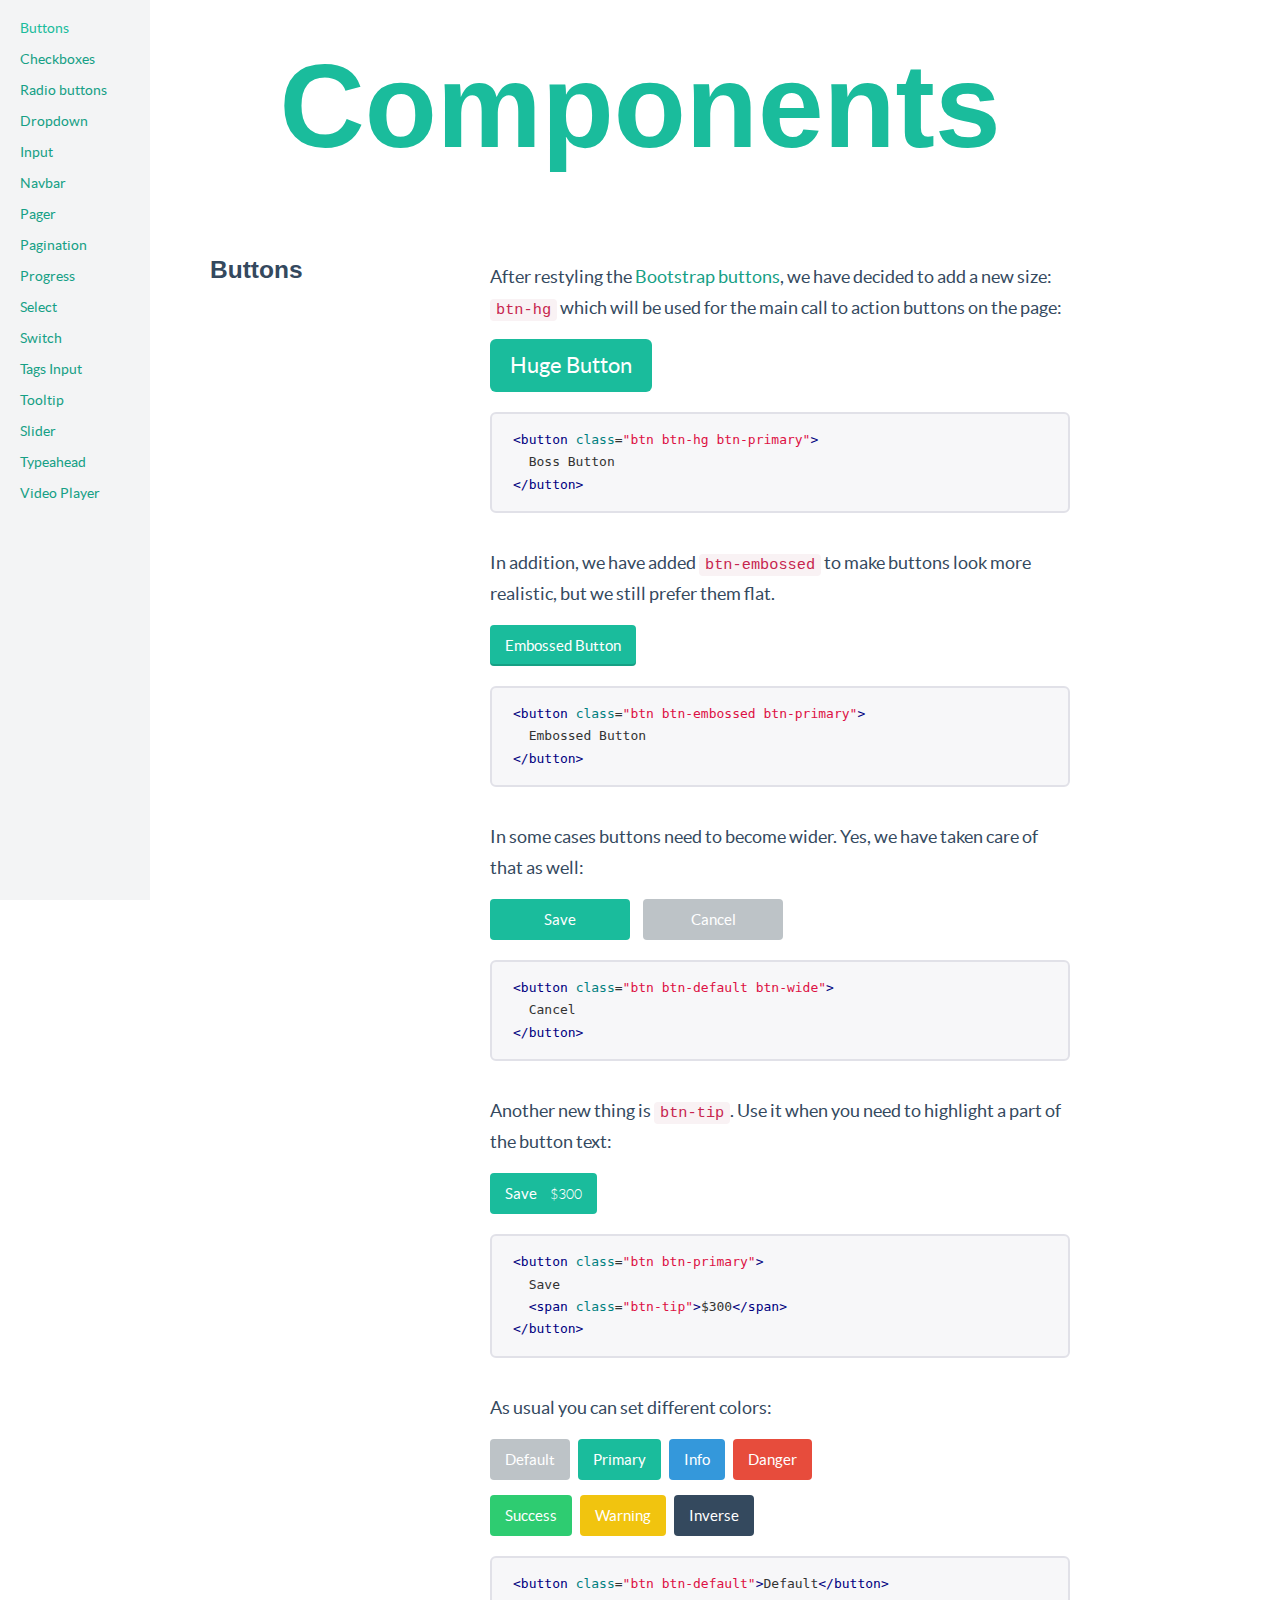
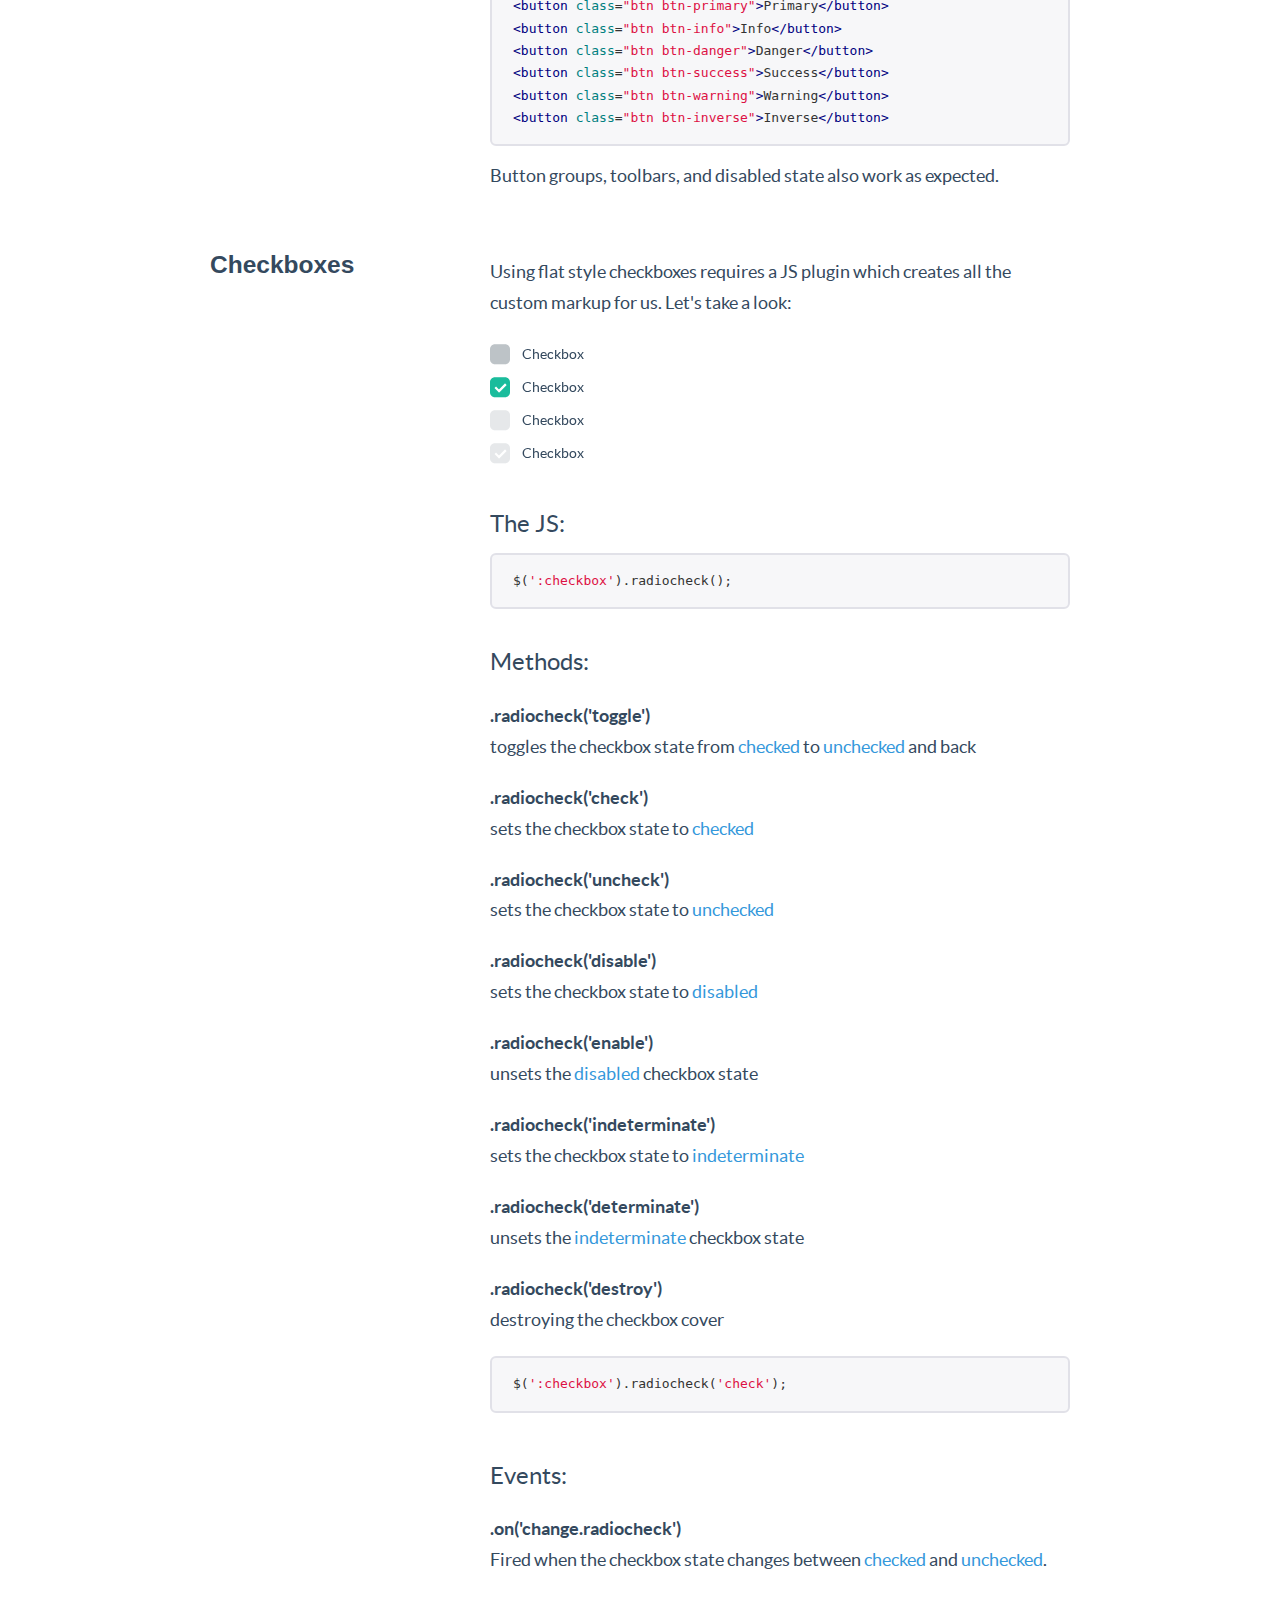
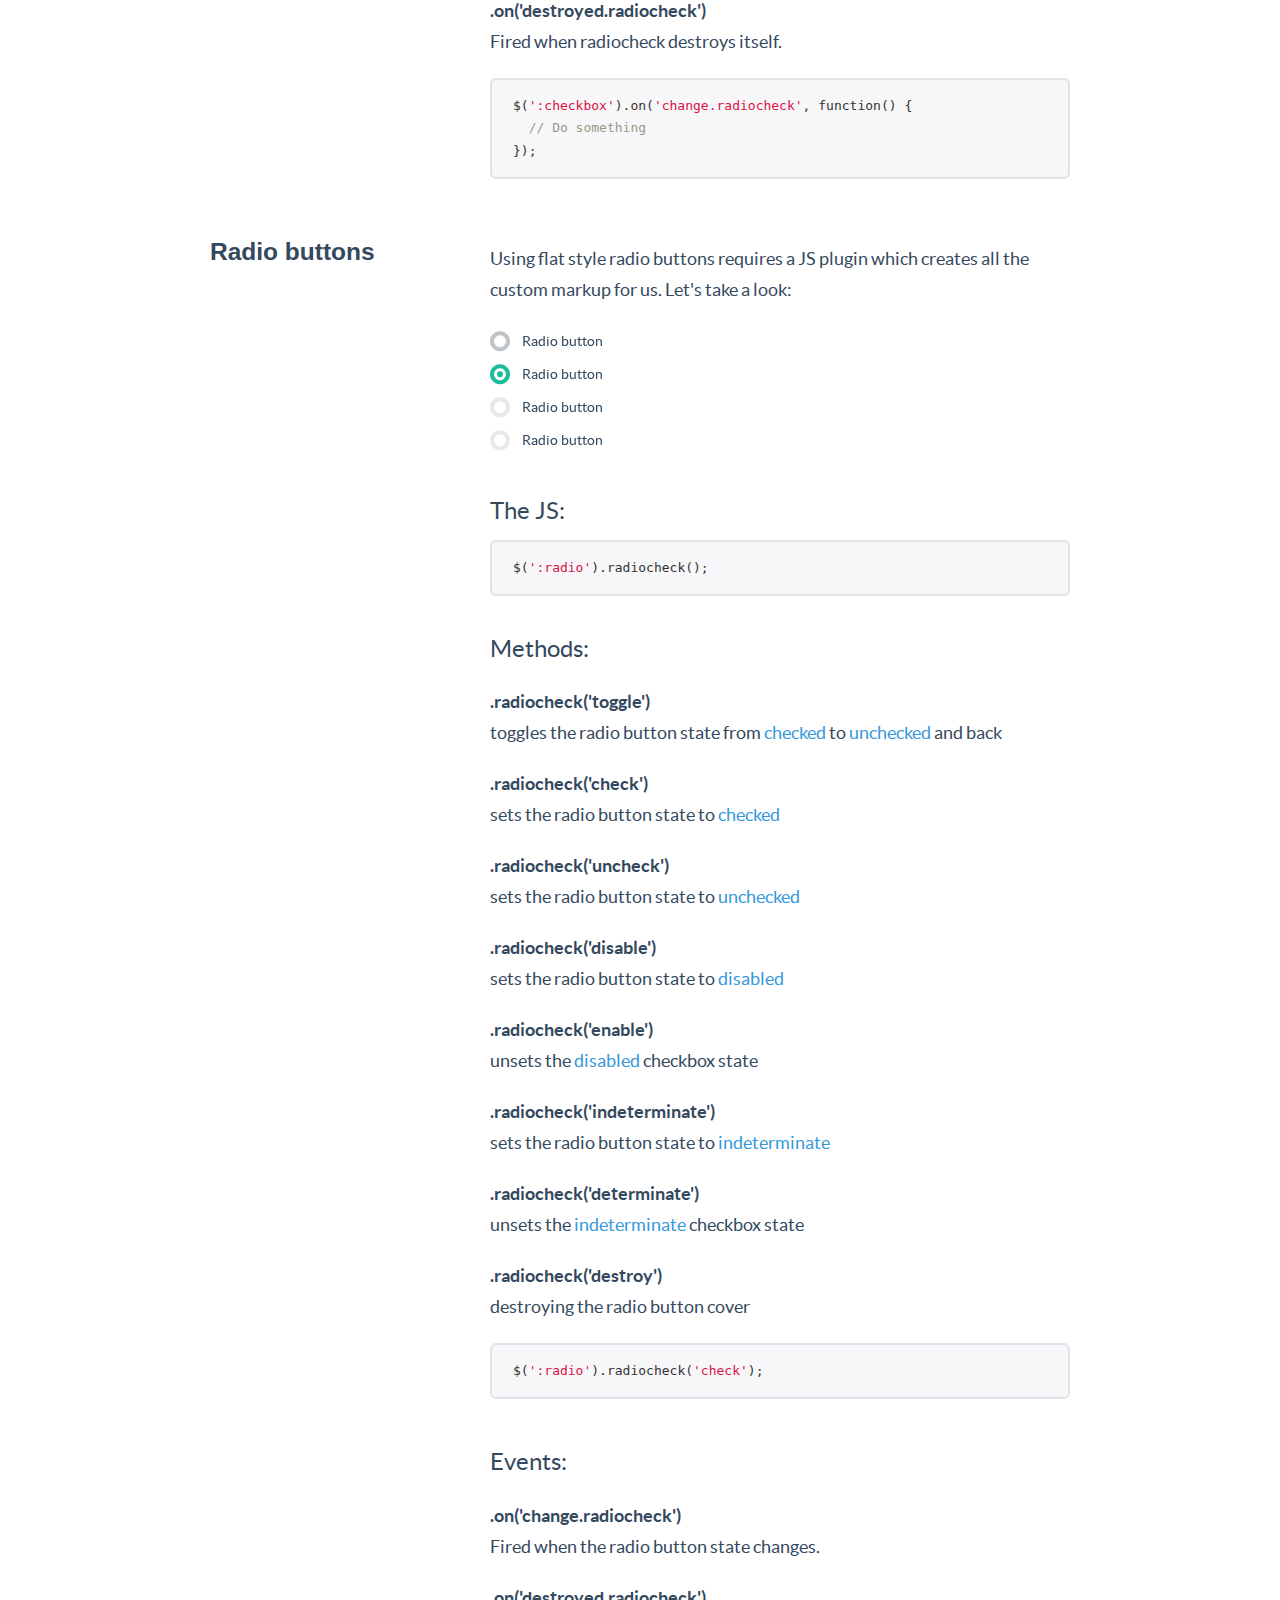
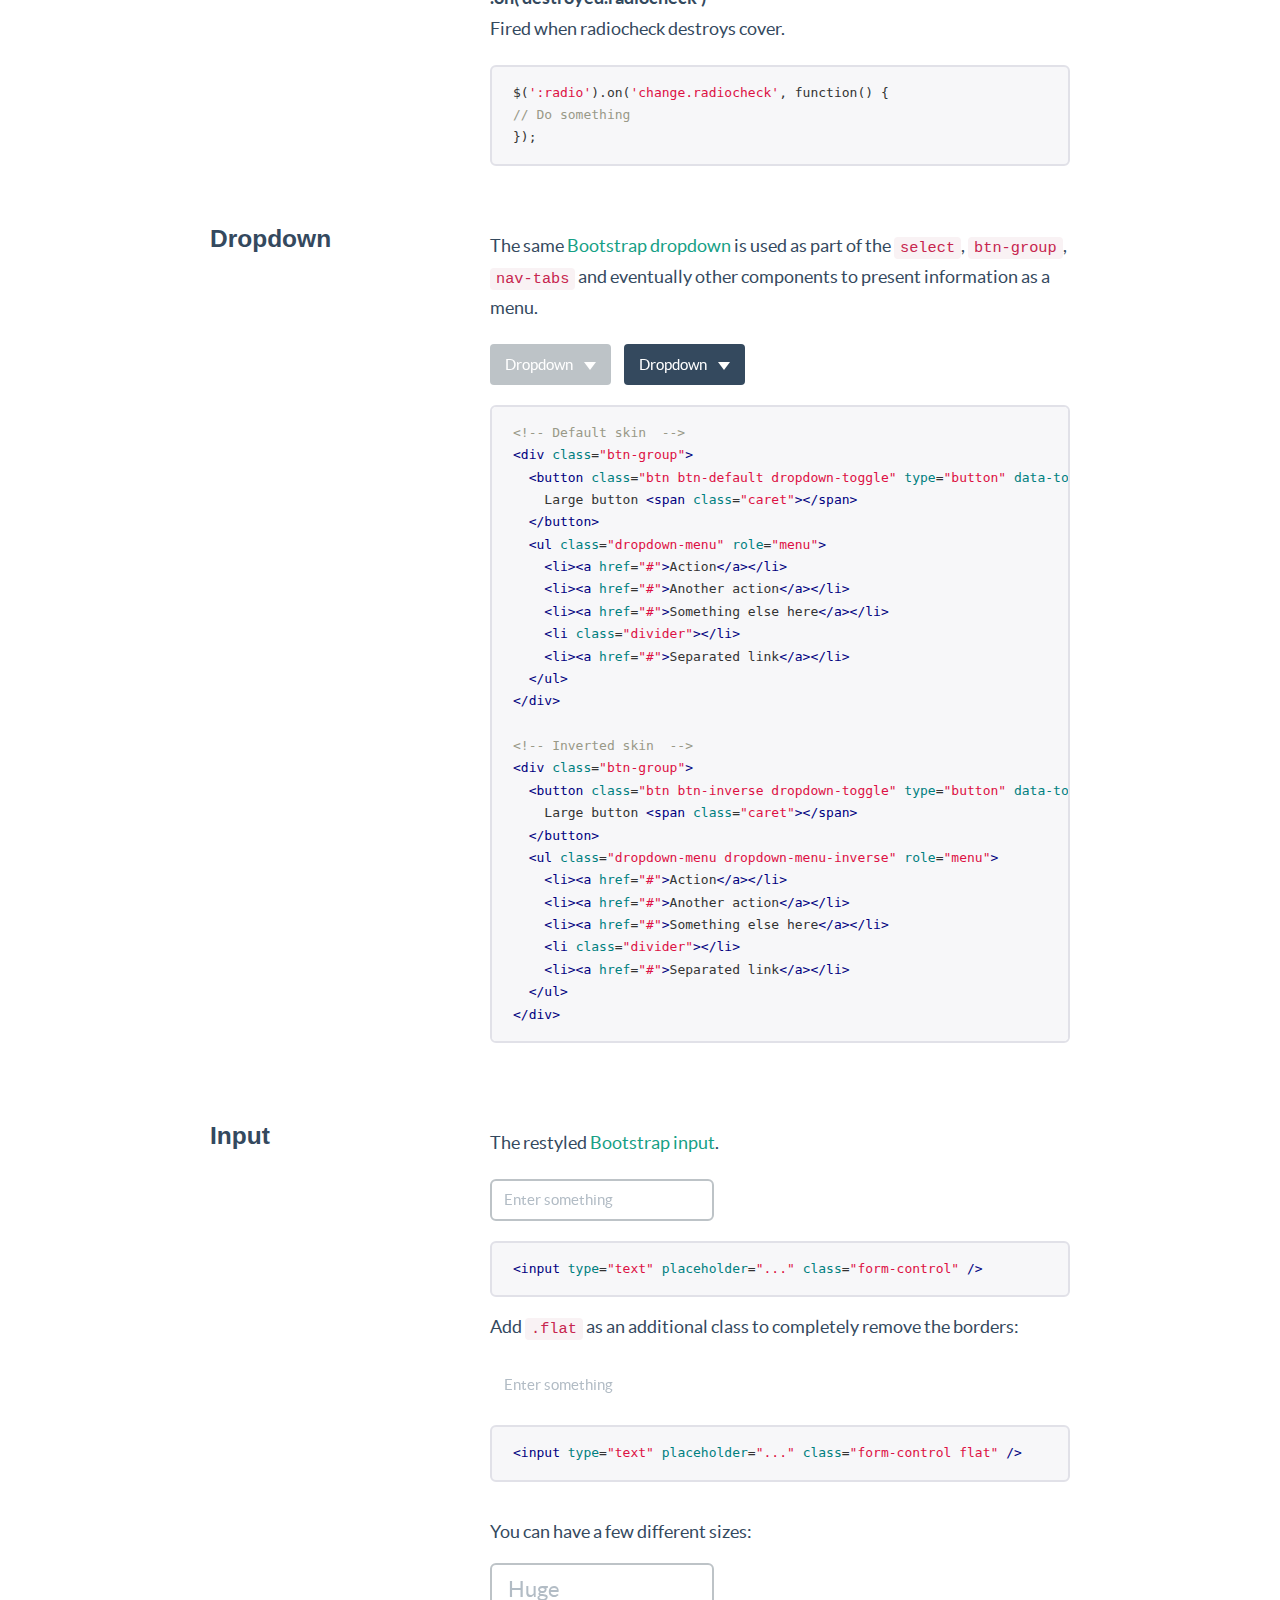
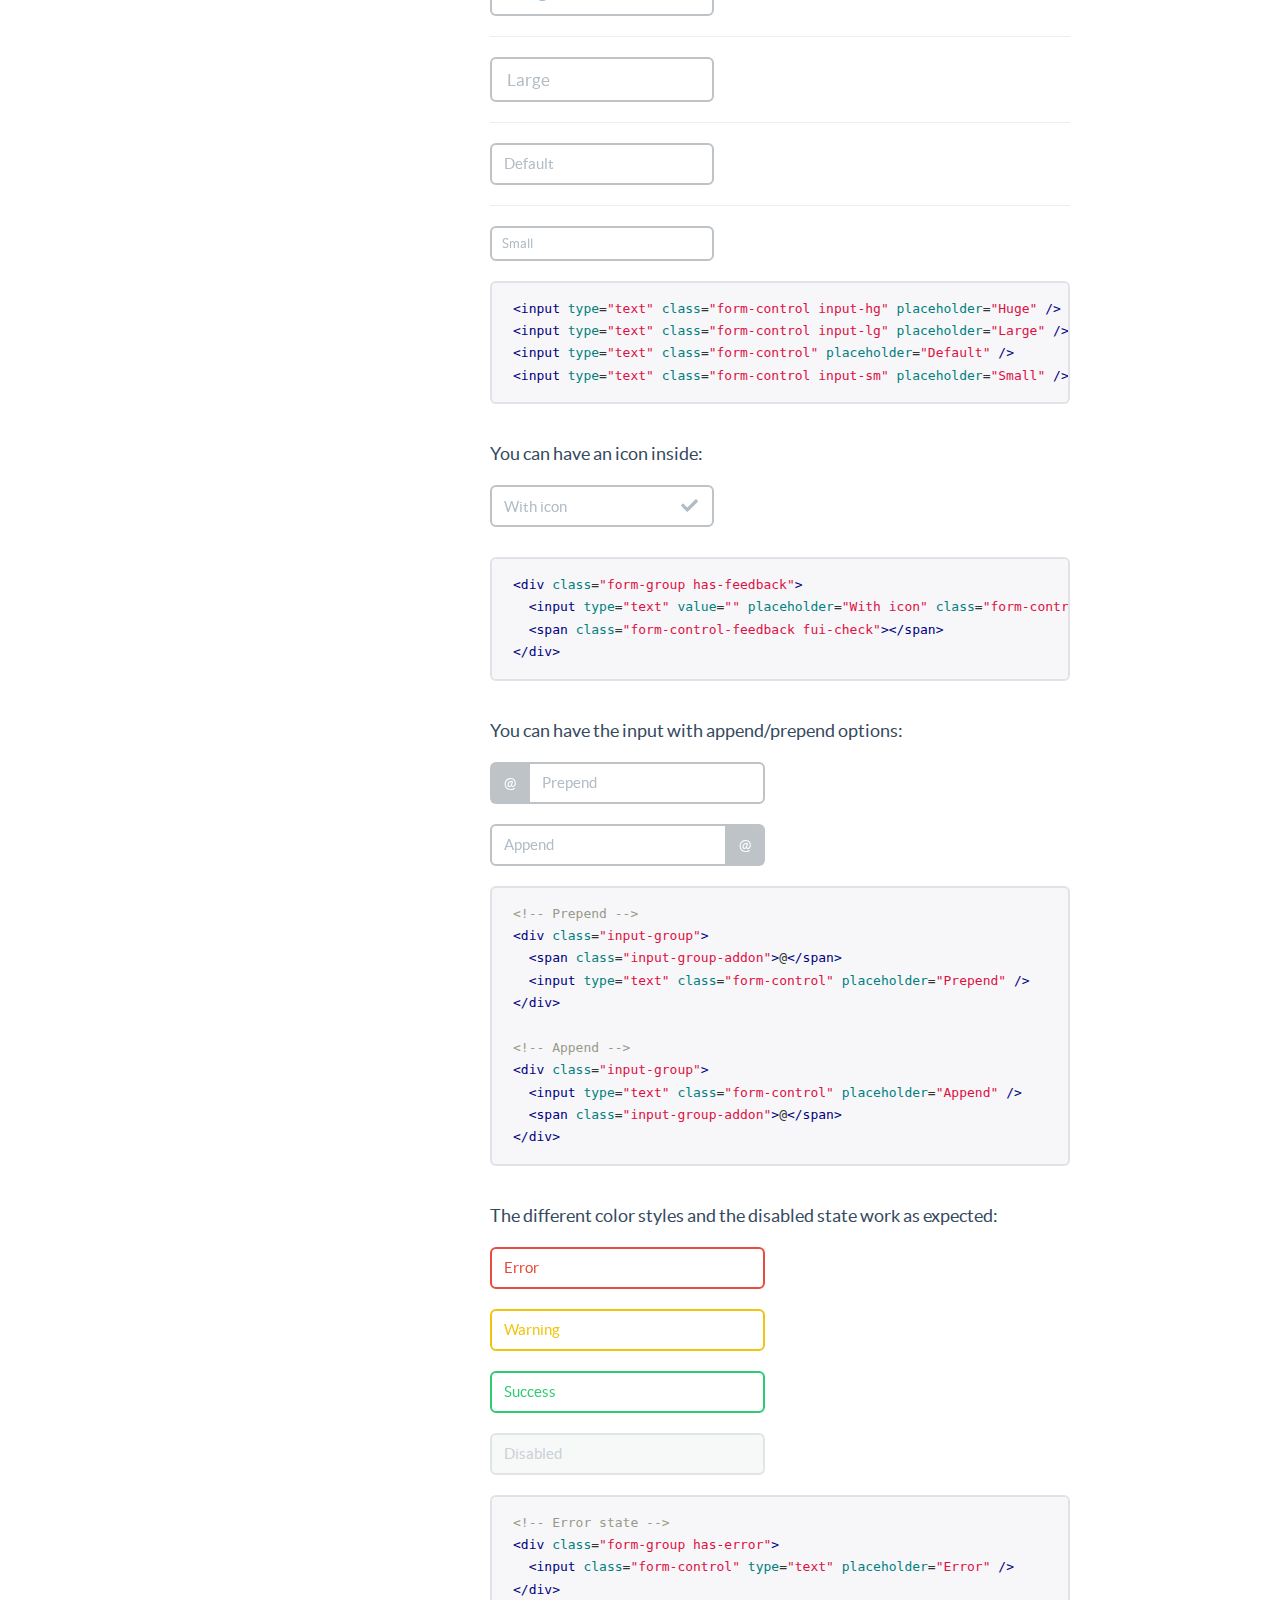
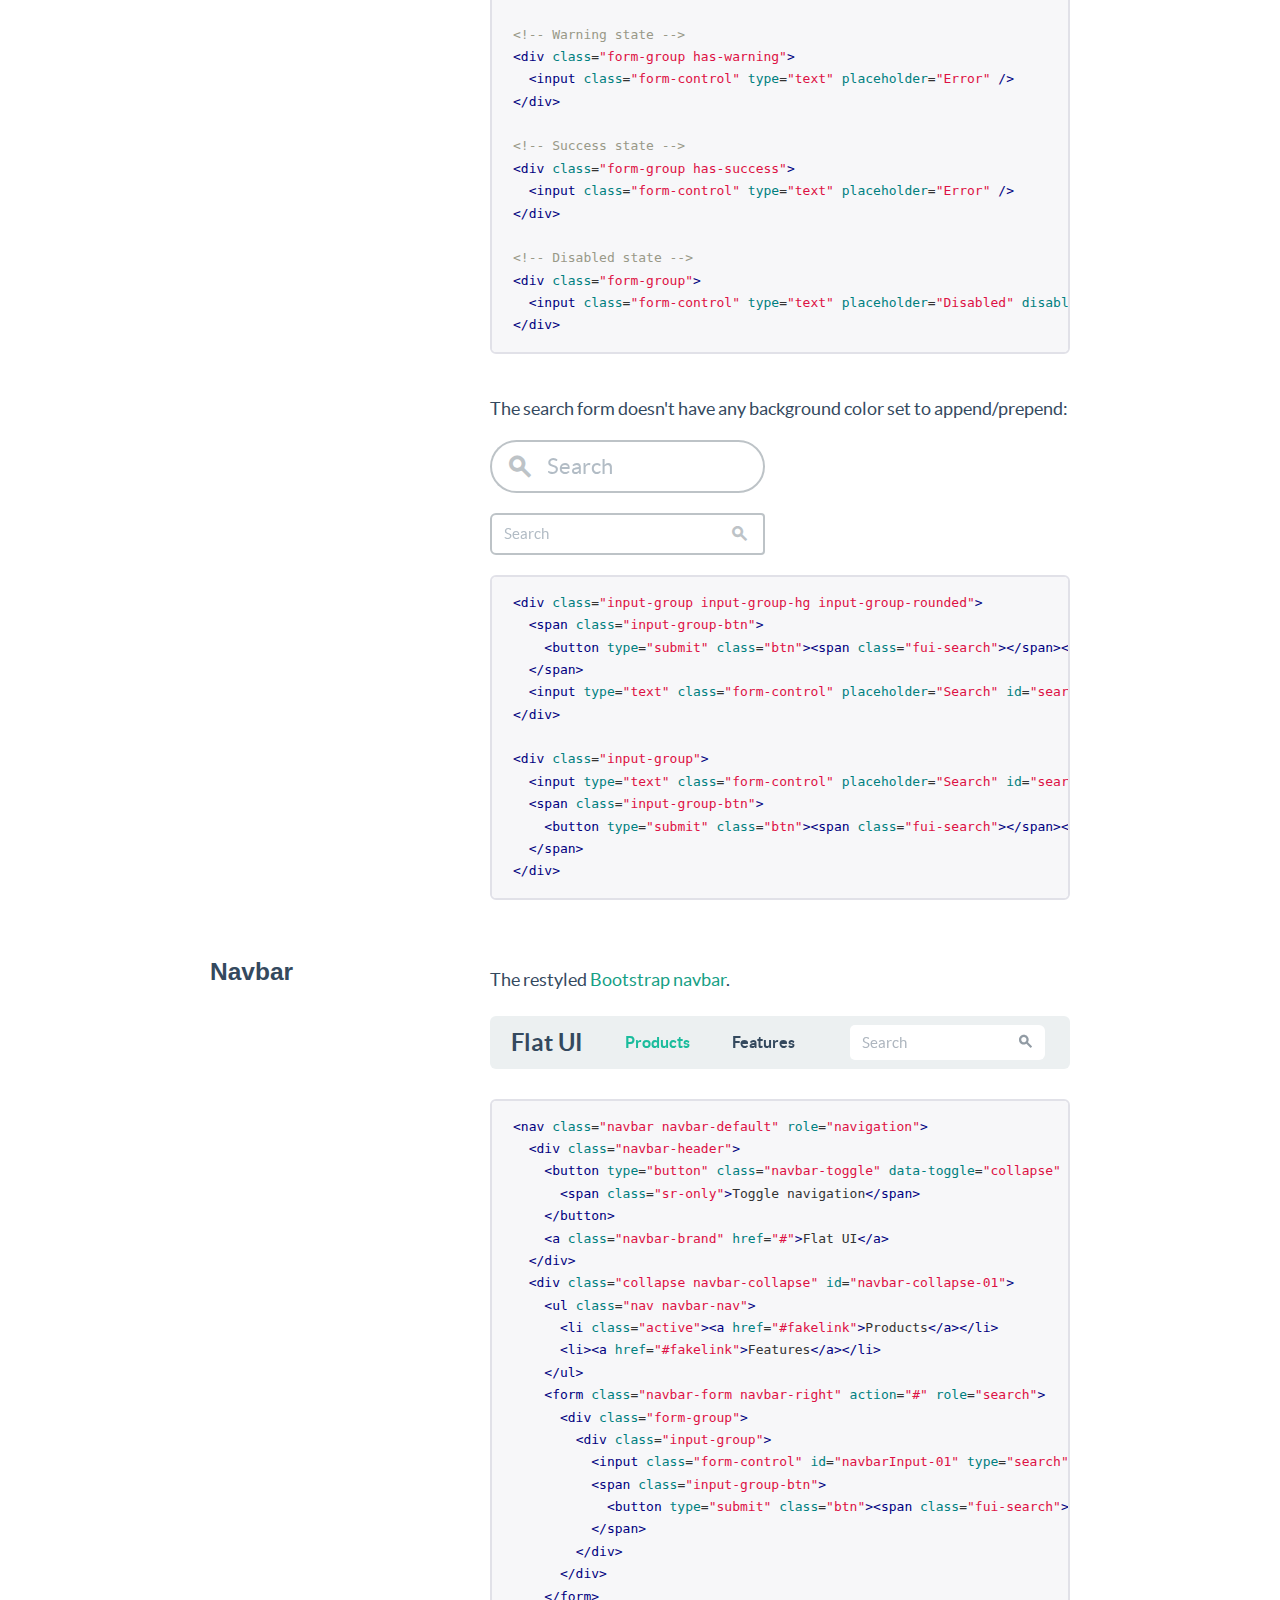
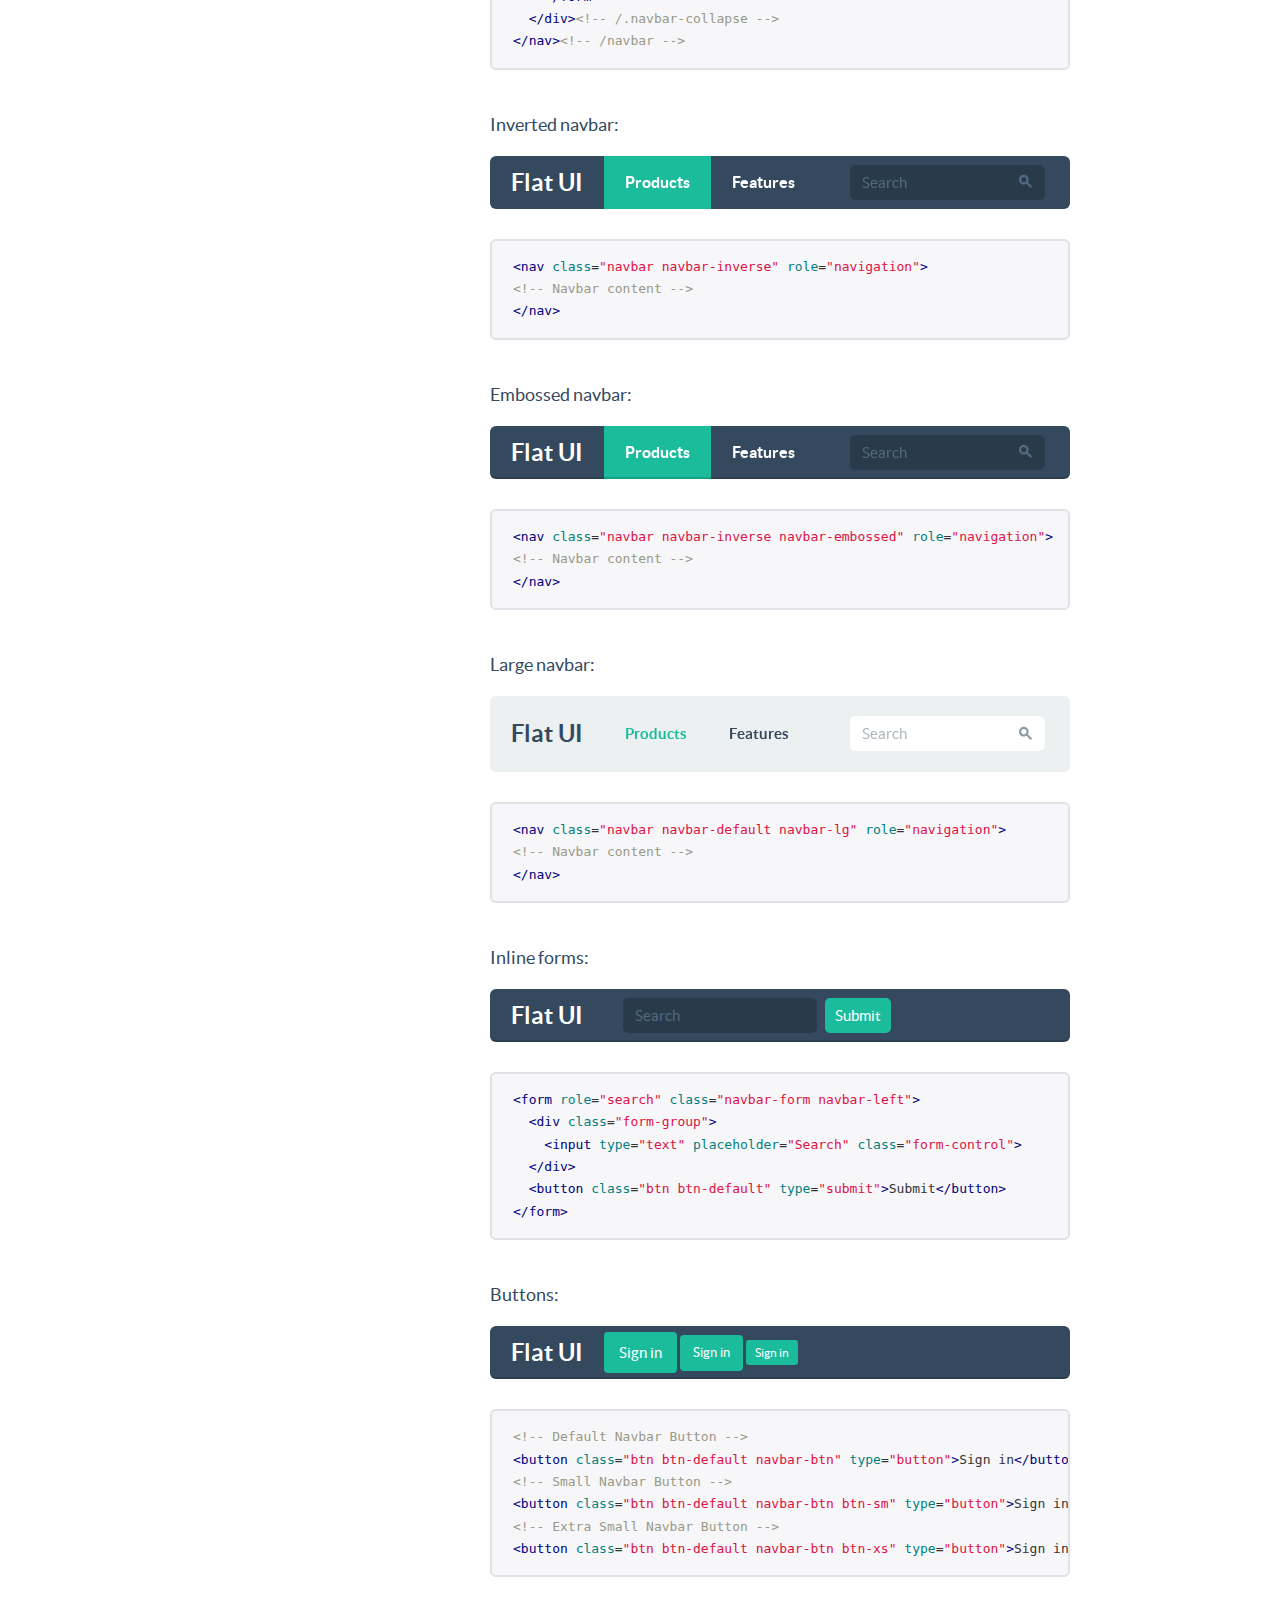
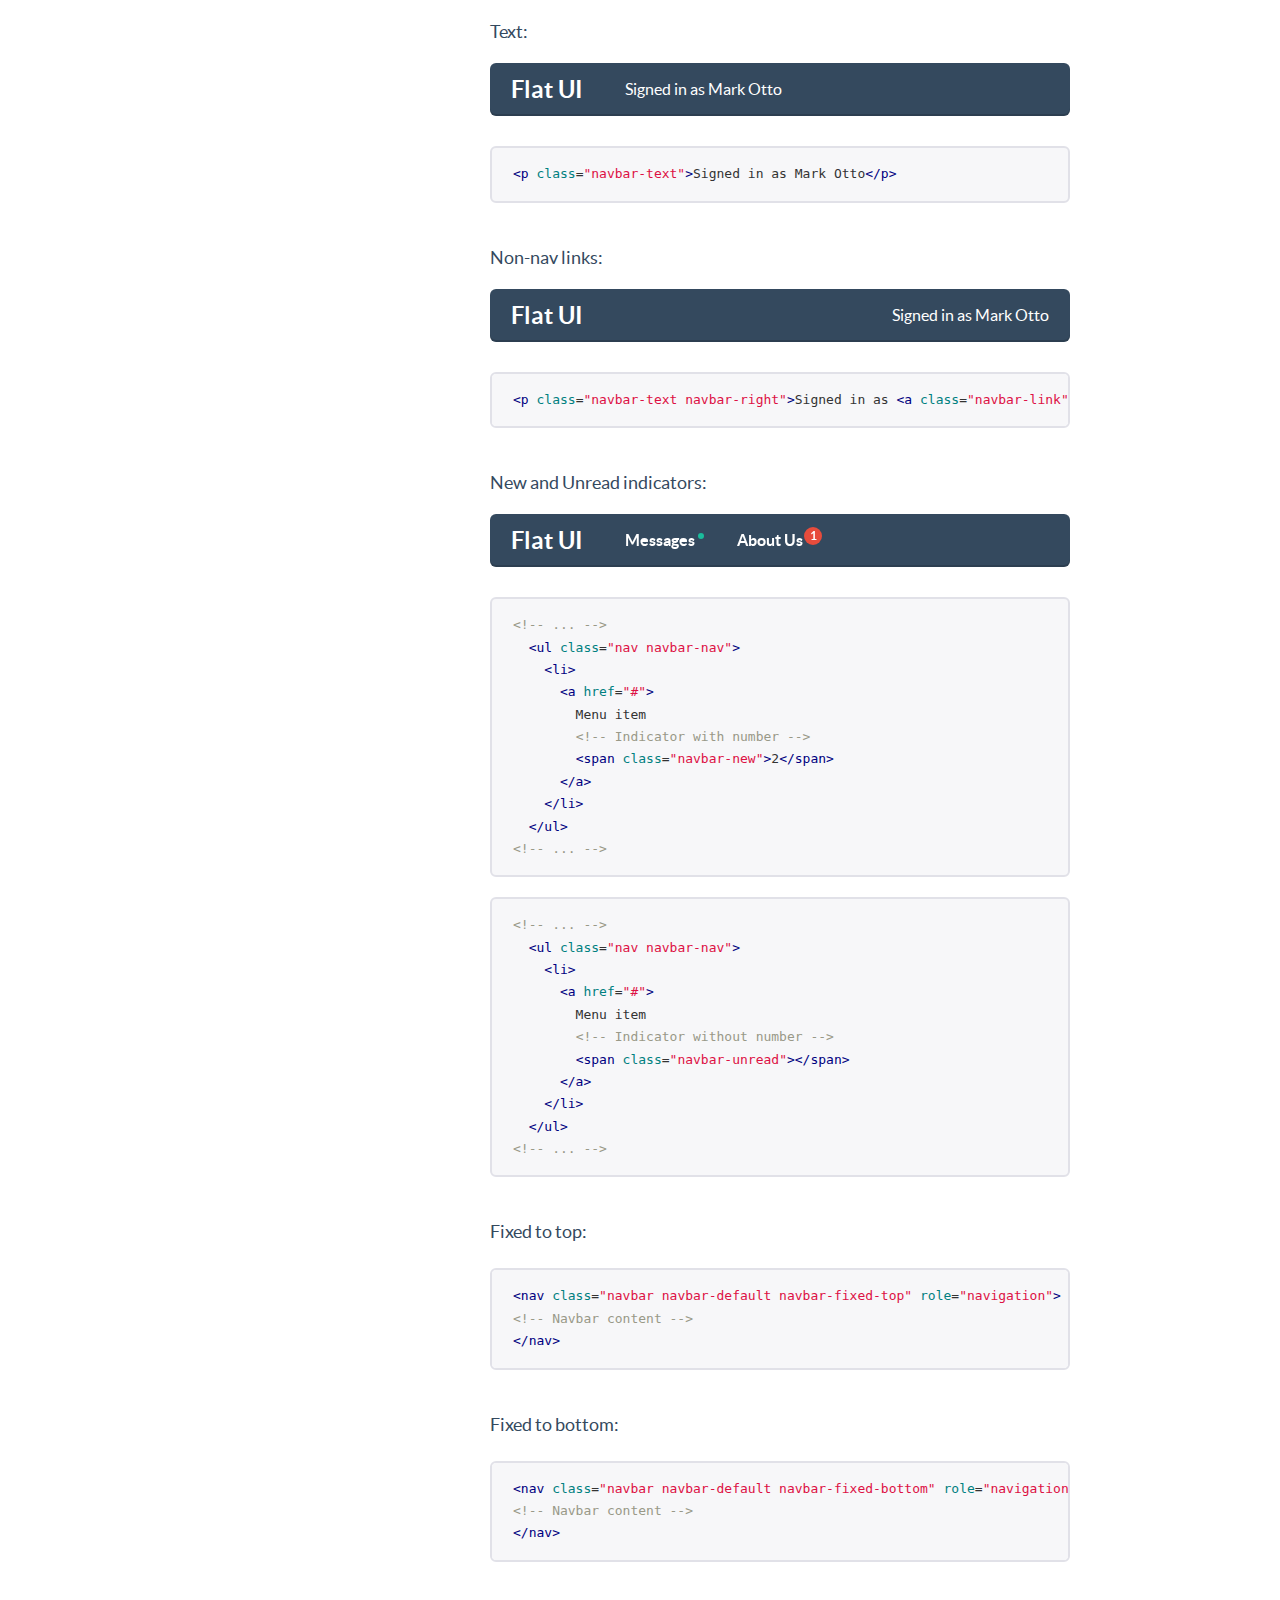
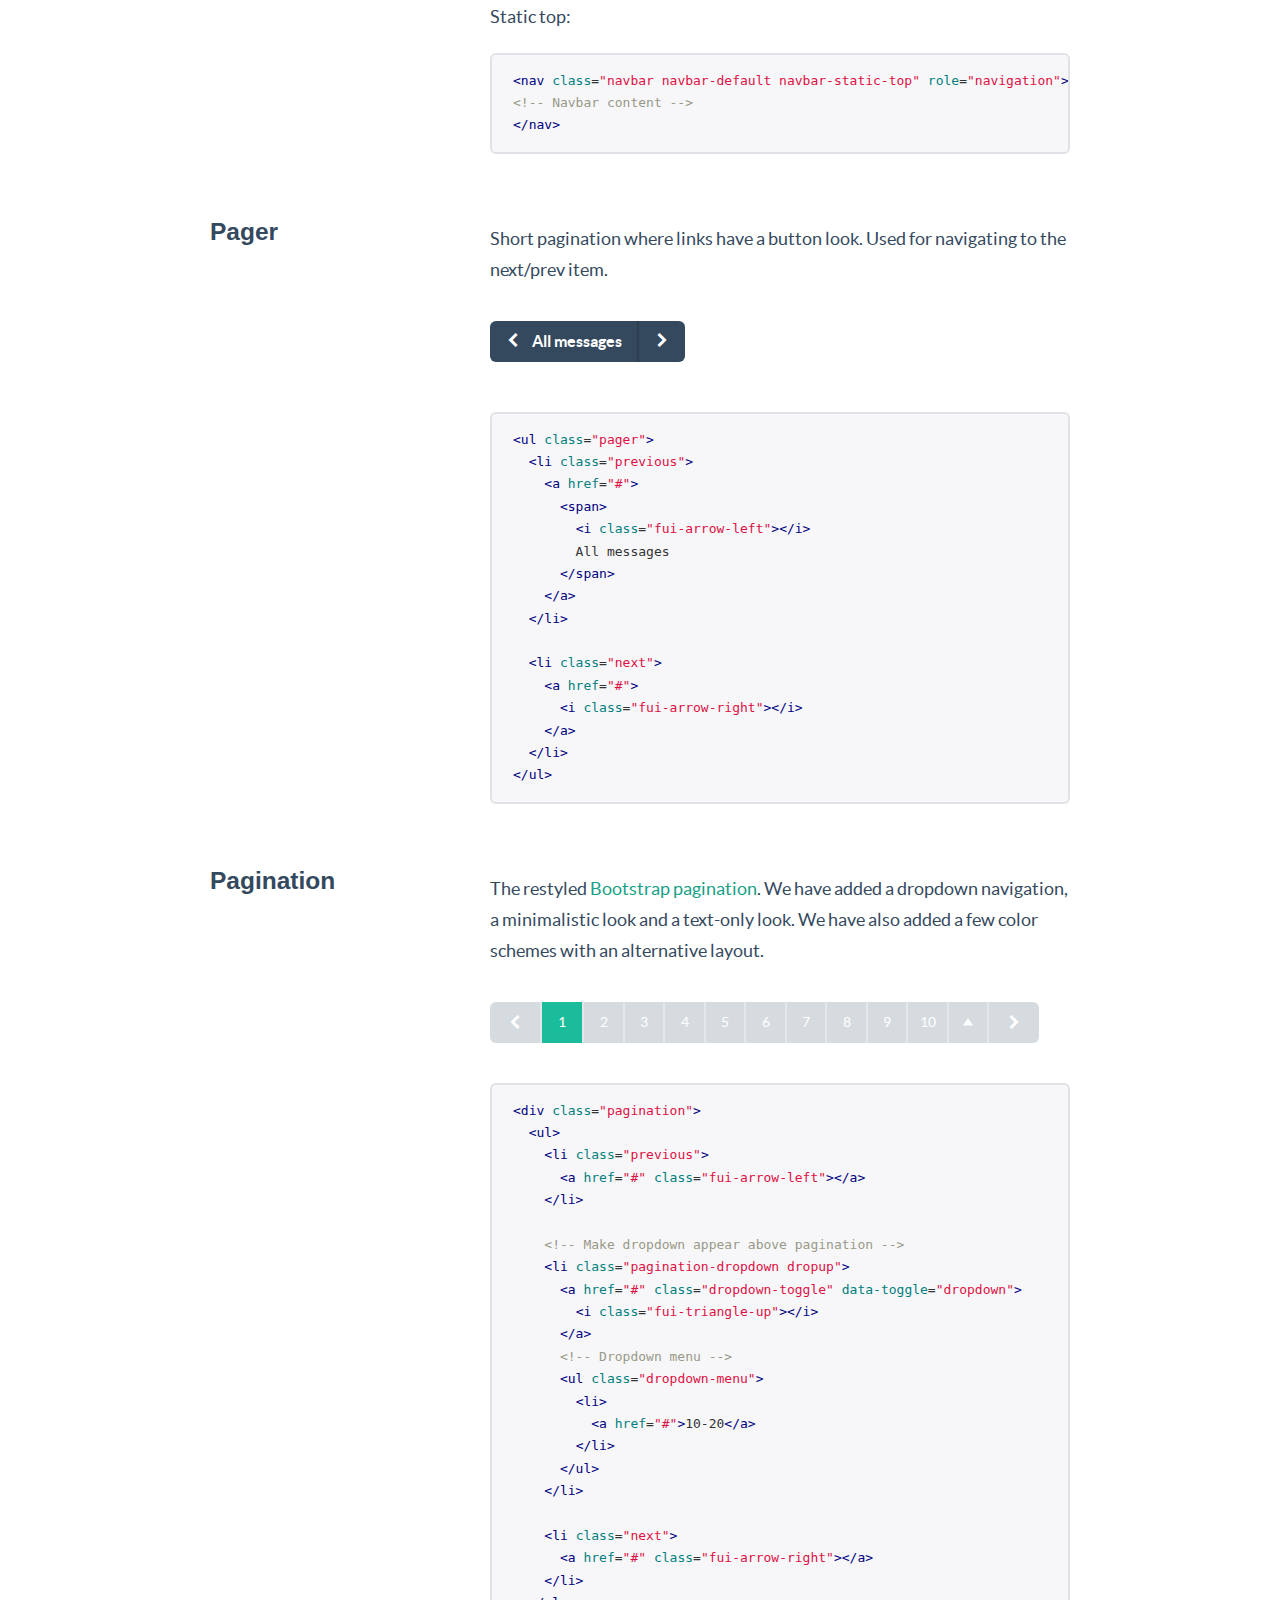
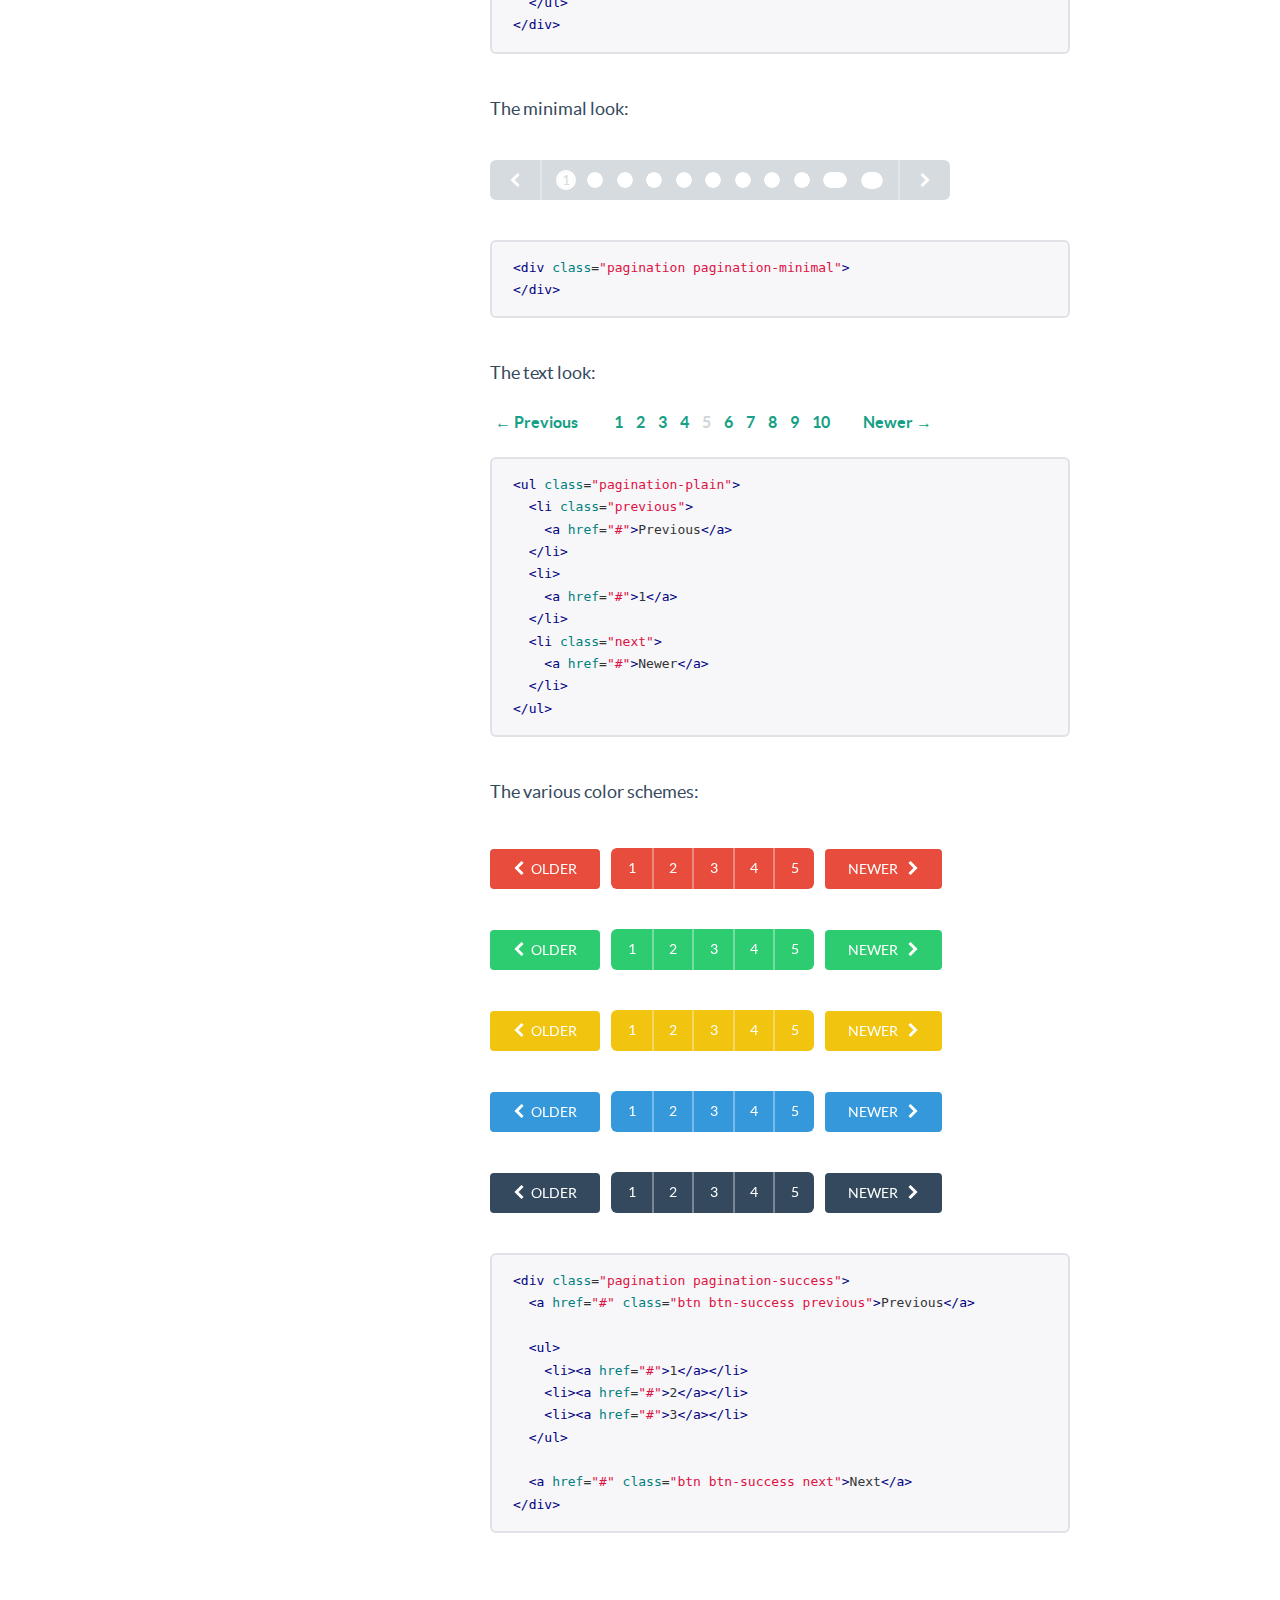
<file: docs/components.html>
<!DOCTYPE html>
<html lang="en">
  <head>
    <meta charset="utf-8">
    <title>Components &middot; Flat UI Free</title>
    <meta name="viewport" content="width=device-width, initial-scale=1.0">

    <!-- Loading Bootstrap -->
    <link href="../dist/css/vendor/bootstrap.min.css" rel="stylesheet">

    <!-- Loading Flat UI -->
    <link href="../dist/css/flat-ui.min.css" rel="stylesheet">
    <link href="assets/css/docs.css" rel="stylesheet">

    <link rel="shortcut icon" href="../img/favicon.ico">

    <!-- HTML5 shim, for IE6-8 support of HTML5 elements. All other JS at the end of file. -->
    <!--[if lt IE 9]>
      <script src="../dist/js/vendor/html5shiv.js"></script>
      <script src="../dist/js/vendor/respond.min.js"></script>
    <![endif]-->
  </head>
  <body>
    <ul class="demo-sidebar hide-on-tablets">
      <li><a href="#fui-button">Buttons</a></li>
      <li><a href="#fui-checkbox">Checkboxes</a></li>
      <li><a href="#fui-radio">Radio buttons</a></li>
      <li><a href="#fui-dropdown">Dropdown</a></li>
      <li><a href="#fui-input">Input</a></li>
      <li><a href="#fui-navbar">Navbar</a></li>
      <li><a href="#fui-pager">Pager</a></li>
      <li><a href="#fui-pagination">Pagination</a></li>
      <li><a href="#fui-progress">Progress</a></li>
      <li><a href="#fui-select">Select</a></li>
      <li><a href="#fui-switch">Switch</a></li>
      <li><a href="#fui-tagsinput">Tags Input</a></li>
      <li><a href="#fui-tooltip">Tooltip</a></li>
      <li><a href="#fui-slider">Slider</a></li>
      <li><a href="#fui-typeahead">Typeahead</a></li>
      <li><a href="#fui-videoplayer">Video Player</a></li>
    </ul> <!-- /nav -->

		<h1 class="demo-headline">Components</h1>
    <div class="container">
    	<div id="fui-button"></div>

      <div class="demo-row">
        <div class="demo-title">
          <h3>Buttons</h3>
        </div>

        <div class="demo-content">
          <p>
            After restyling the <a href="http://getbootstrap.com/css/#buttons">Bootstrap buttons</a>, we have decided to add a new size: <code>btn-hg</code> which will be used for the main call to action buttons on the page:
          </p>
          <p class="mbl">
            <button class="btn btn-hg btn-primary">Huge Button</button>
          </p>
<pre class="prettyprint">
&lt;button class="btn btn-hg btn-primary"&gt;
  Boss Button
&lt;/button&gt;
</pre>

          <p class="ptl">
            In addition, we have added <code>btn-embossed</code> to make buttons look more realistic, but we still prefer them flat.
          </p>
          <p class="mbl">
            <button class="btn btn-embossed btn-primary">Embossed Button</button>
          </p>
<pre class="prettyprint">
&lt;button class="btn btn-embossed btn-primary"&gt;
  Embossed Button
&lt;/button&gt;
</pre>

          <p class="ptl">
            In some cases buttons need to become wider. Yes, we have taken care of that as well:
          </p>
          <p class="mbl">
            <button class="btn btn-wide btn-primary mrm">Save</button>
            <button class="btn btn-wide btn-default">Cancel</button>
          </p>
<pre class="prettyprint">
&lt;button class="btn btn-default btn-wide"&gt;
  Cancel
&lt;/button&gt;
</pre>

          <p class="ptl">
            Another new thing is <code>btn-tip</code>. Use it when you need to highlight a part of the button text:
          </p>
          <p class="mbl">
            <button class="btn btn-primary">
              Save
              <span class="btn-tip">$300</span>
            </button>
          </p>
<pre class="prettyprint">
&lt;button class="btn btn-primary"&gt;
  Save
  &lt;span class="btn-tip"&gt;$300&lt;/span&gt;
&lt;/button&gt;
</pre>

          <p class="ptl">
            As usual you can set different colors:
          </p>
          <p>
	          <button class="btn btn-default mrs">Default</button>
            <button class="btn btn-primary mrs">Primary</button>
            <button class="btn btn-info mrs">Info</button>
            <button class="btn btn-danger mrs">Danger</button>
          </p>
          <p class="mbl">
            <button class="btn btn-success mrs">Success</button>
            <button class="btn btn-warning mrs">Warning</button>
            <button class="btn btn-inverse mrs">Inverse</button>
          </p>
<pre class="prettyprint">
&lt;button class="btn btn-default"&gt;Default&lt;/button&gt;
&lt;button class="btn btn-primary"&gt;Primary&lt;/button&gt;
&lt;button class="btn btn-info"&gt;Info&lt;/button&gt;
&lt;button class="btn btn-danger"&gt;Danger&lt;/button&gt;
&lt;button class="btn btn-success"&gt;Success&lt;/button&gt;
&lt;button class="btn btn-warning"&gt;Warning&lt;/button&gt;
&lt;button class="btn btn-inverse"&gt;Inverse&lt;/button&gt;
</pre>

          <p>
            Button groups, toolbars, and disabled state also work as expected.
          </p>

          <div id="fui-checkbox"></div>
        </div>
      </div><!-- /.demo-row -->


      <div class="demo-row">
        <div class="demo-title">
          <h3>Checkboxes</h3>
        </div>

        <div class="demo-content">
          <p>
            Using flat style checkboxes requires a JS plugin which creates all the custom markup for us. Let's take a look:
          </p>
          <form action="#">
            <div class="row">
              <div class="col-md-6">
                <label class="checkbox" for="checkbox1">
                  <input type="checkbox" value="" id="checkbox1" data-toggle="checkbox">
                  Checkbox
                </label>
                <label class="checkbox" for="checkbox2">
                  <input type="checkbox" value="" id="checkbox2" checked="checked" data-toggle="checkbox">
                  Checkbox
                </label>
                <label class="checkbox" for="checkbox3">
                  <input type="checkbox" value="" id="checkbox3" data-toggle="checkbox" disabled="">
                  Checkbox
                </label>
                <label class="checkbox" for="checkbox4">
                  <input type="checkbox" value="" id="checkbox4" checked="checked" data-toggle="checkbox" disabled="">
                  Checkbox
                </label>
              </div>
            </div>
          </form>

          <h6 class="ptl">The JS:</h6>
<pre class="prettyprint">
$(':checkbox').radiocheck();
</pre>

          <div class="pvm">
            <h6>Methods:</h6>
          </div>
          <p class="mbl">
            <strong>.radiocheck('toggle')</strong>
            <br/>
            toggles the checkbox state from <span class="text-info">checked</span>
            to <span class="text-info">unchecked</span> and back
          </p>
          <p class="mbl">
            <strong>.radiocheck('check')</strong>
            <br/>
            sets the checkbox state to <span class="text-info">checked</span>
          </p>
          <p class="mbl">
            <strong>.radiocheck('uncheck')</strong>
            <br/>
            sets the checkbox state to <span class="text-info">unchecked</span>
          </p>
          <p class="mbl">
            <strong>.radiocheck('disable')</strong>
            <br/>
            sets the checkbox state to <span class="text-info">disabled</span>
          </p>
          <p class="mbl">
            <strong>.radiocheck('enable')</strong>
            <br/>
            unsets the <span class="text-info">disabled</span> checkbox state
          </p>
          <p class="mbl">
            <strong>.radiocheck('indeterminate')</strong>
            <br/>
            sets the checkbox state to <span class="text-info">indeterminate</span>
          </p>
          <p class="mbl">
            <strong>.radiocheck('determinate')</strong>
            <br/>
            unsets the <span class="text-info">indeterminate</span> checkbox state
          </p>
          <p class="mbl">
            <strong>.radiocheck('destroy')</strong>
            <br/>
            destroying the checkbox cover
          </p>
<pre class="prettyprint">
$(':checkbox').radiocheck('check');
</pre>

          <div class="pbm ptl">
            <h6>Events:</h6>
          </div>
          <p class="mbl">
            <strong>.on('change.radiocheck')</strong>
            <br/>
            Fired when the checkbox state changes between
            <span class="text-info">checked</span> and
            <span class="text-info">unchecked</span>.
          </p>
          <p class="mbl">
            <strong>.on('destroyed.radiocheck')</strong>
            <br/>
            Fired when radiocheck destroys itself.
          </p>
<pre class="prettyprint">
$(':checkbox').on('change.radiocheck', function() {
  // Do something
});
</pre>
          <div id="fui-radio"></div>
        </div> <!-- /.demo-content -->
      </div> <!-- /.demo-row -->


      <div class="demo-row">
        <div class="demo-title">
          <h3>Radio buttons</h3>
        </div>

        <div class="demo-content">
          <p>
            Using flat style radio buttons requires a JS plugin which creates all the custom markup for us. Let's take a look:
          </p>
          <form action="#">
            <div class="row">
              <div class="col-md-6">
                <label class="radio" for="radio1">
                  <input type="radio" name="optionsRadios1" value="" id="radio1" data-toggle="radio">
                  Radio button
                </label>
                <label class="radio" for="radio2">
                  <input type="radio" name="optionsRadios1" value="" id="radio2" data-toggle="radio" checked="checked" >
                  Radio button
                </label>
                <label class="radio" for="radio3">
                  <input type="radio" name="optionsRadios1" value="" id="radio3" data-toggle="radio" disabled="">
                  Radio button
                </label>
                <label class="radio" for="radio4">
                  <input type="radio" name="optionsRadios1" value="" id="radio4" data-toggle="radio" disabled="">
                  Radio button
                </label>
              </div>
            </div>
          </form>

          <h6 class="ptl">The JS:</h6>
<pre class="prettyprint">
$(':radio').radiocheck();
</pre>

          <div class="pvm">
            <h6>Methods:</h6>
          </div>
          <p class="mbl">
            <strong>.radiocheck('toggle')</strong>
            <br/>
            toggles the radio button state from <span class="text-info">checked</span>
            to <span class="text-info">unchecked</span> and back
          </p>
          <p class="mbl">
            <strong>.radiocheck('check')</strong>
            <br/>
            sets the radio button state to <span class="text-info">checked</span>
          </p>
          <p class="mbl">
            <strong>.radiocheck('uncheck')</strong>
            <br/>
            sets the radio button state to <span class="text-info">unchecked</span>
          </p>
          <p class="mbl">
            <strong>.radiocheck('disable')</strong>
            <br/>
            sets the radio button state to <span class="text-info">disabled</span>
          </p>
          <p class="mbl">
            <strong>.radiocheck('enable')</strong>
            <br/>
            unsets the <span class="text-info">disabled</span> checkbox state
          </p>
          <p class="mbl">
            <strong>.radiocheck('indeterminate')</strong>
            <br/>
            sets the radio button state to <span class="text-info">indeterminate</span>
          </p>
          <p class="mbl">
            <strong>.radiocheck('determinate')</strong>
            <br/>
            unsets the <span class="text-info">indeterminate</span> checkbox state
          </p>
          <p class="mbl">
            <strong>.radiocheck('destroy')</strong>
            <br/>
            destroying the radio button cover
          </p>
<pre class="prettyprint">
$(':radio').radiocheck('check');
</pre>

          <div class="pbm ptl">
            <h6>Events:</h6>
          </div>
          <p class="mbl">
            <strong>.on('change.radiocheck')</strong>
            <br/>
            Fired when the radio button state changes.
          </p>
          <p class="mbl">
            <strong>.on('destroyed.radiocheck')</strong>
            <br/>
            Fired when radiocheck destroys cover.
          </p>
<pre class="prettyprint">
$(':radio').on('change.radiocheck', function() {
// Do something
});
</pre>

          <div id="fui-dropdown"></div>
        </div> <!-- /.demo-content -->
      </div> <!-- /.demo-row -->
    </div><!-- /.container -->



    <div class="container">
      <div class="demo-row">
        <div class="demo-title">
          <h3>Dropdown</h3>
        </div>

        <div class="demo-content">
          <p class="mbl">
            The same <a href="http://getbootstrap.com/components/#dropdowns">Bootstrap dropdown</a> is used as part of the <code>select</code>, <code>btn-group</code>, <code>nav-tabs</code> and eventually other components to present information as a menu.
          </p>

          <div class="btn-group mrm">
            <button class="btn btn-default dropdown-toggle" type="button" data-toggle="dropdown">
              Dropdown <span class="caret"></span>
            </button>
            <ul class="dropdown-menu" role="menu">
              <li><a href="#">Action</a></li>
              <li><a href="#">Another action</a></li>
              <li><a href="#">Something else here</a></li>
              <li class="divider"></li>
              <li><a href="#">Separated link</a></li>
            </ul>
          </div>

          <div class="btn-group">
            <button class="btn btn-inverse dropdown-toggle" type="button" data-toggle="dropdown">
              Dropdown <span class="caret"></span>
            </button>
            <ul class="dropdown-menu dropdown-menu-inverse" role="menu">
              <li><a href="#">Action</a></li>
              <li><a href="#">Another action</a></li>
              <li><a href="#">Something else here</a></li>
              <li class="divider"></li>
              <li><a href="#">Separated link</a></li>
            </ul>
          </div>

          <div class="pvl">
<pre class="prettyprint">
&lt;!-- Default skin  --&gt;
&lt;div class="btn-group"&gt;
  &lt;button class="btn btn-default dropdown-toggle" type="button" data-toggle="dropdown"&gt;
    Large button &lt;span class="caret"&gt;&lt;/span&gt;
  &lt;/button&gt;
  &lt;ul class="dropdown-menu" role="menu"&gt;
    &lt;li&gt;&lt;a href="#"&gt;Action&lt;/a&gt;&lt;/li&gt;
    &lt;li&gt;&lt;a href="#"&gt;Another action&lt;/a&gt;&lt;/li&gt;
    &lt;li&gt;&lt;a href="#"&gt;Something else here&lt;/a&gt;&lt;/li&gt;
    &lt;li class="divider"&gt;&lt;/li&gt;
    &lt;li&gt;&lt;a href="#"&gt;Separated link&lt;/a&gt;&lt;/li&gt;
  &lt;/ul&gt;
&lt;/div&gt;

&lt;!-- Inverted skin  --&gt;
&lt;div class="btn-group"&gt;
  &lt;button class="btn btn-inverse dropdown-toggle" type="button" data-toggle="dropdown"&gt;
    Large button &lt;span class="caret"&gt;&lt;/span&gt;
  &lt;/button&gt;
  &lt;ul class="dropdown-menu dropdown-menu-inverse" role="menu"&gt;
    &lt;li&gt;&lt;a href="#"&gt;Action&lt;/a&gt;&lt;/li&gt;
    &lt;li&gt;&lt;a href="#"&gt;Another action&lt;/a&gt;&lt;/li&gt;
    &lt;li&gt;&lt;a href="#"&gt;Something else here&lt;/a&gt;&lt;/li&gt;
    &lt;li class="divider"&gt;&lt;/li&gt;
    &lt;li&gt;&lt;a href="#"&gt;Separated link&lt;/a&gt;&lt;/li&gt;
  &lt;/ul&gt;
&lt;/div&gt;
</pre>
          </div>

          <div id="fui-input"></div>
        </div> <!-- /.demo-content -->
      </div> <!-- /.demo-row -->

      <div class="demo-row">
        <div class="demo-title">
          <h3>Input</h3>
        </div>

        <div class="demo-content">
          <p class="mbl">
            The restyled <a href="http://getbootstrap.com/css/#forms">Bootstrap input</a>.
          </p>

          <div class="row">
            <div class="col-lg-5">
              <input type="text" value="" placeholder="Enter something" class="form-control" />
            </div>
          </div>

<pre class="prettyprint mtl">
&lt;input type="text" placeholder="..." class="form-control" /&gt;
</pre>

          <p class="mbl">Add <code>.flat</code> as an additional class to completely remove the borders:</p>

          <div class="row">
            <div class="col-lg-5">
              <input type="text" value="" placeholder="Enter something" class="form-control flat" />
            </div>
          </div>

<pre class="prettyprint mtl">
&lt;input type="text" placeholder="..." class="form-control flat" /&gt;
</pre>

          <p class="ptl">You can have a few different sizes:</p>
          <div class="row">
            <div class="col-lg-5">
              <input type="text" value="" placeholder="Huge" class="form-control input-hg" />
            </div>
          </div>
          <hr />
          <div class="row">
            <div class="col-lg-5">
              <input type="text" value="" placeholder="Large" class="form-control input-lg" />
            </div>
          </div>
          <hr />
          <div class="row">
            <div class="col-lg-5">
              <input type="text" value="" placeholder="Default" class="form-control" />
            </div>
          </div>
          <hr />
          <div class="row">
            <div class="col-lg-5">
              <input type="text" value="" placeholder="Small" class="form-control input-sm" />
            </div>
          </div>
<pre class="prettyprint mtl">
&lt;input type="text" class="form-control input-hg" placeholder="Huge" /&gt;
&lt;input type="text" class="form-control input-lg" placeholder="Large" /&gt;
&lt;input type="text" class="form-control" placeholder="Default" /&gt;
&lt;input type="text" class="form-control input-sm" placeholder="Small" /&gt;
</pre>

          <p class="ptl">You can have an icon inside:</p>
          <div class="row">
            <div class="col-lg-5">
              <div class="form-group has-feedback">
                <input type="text" value="" placeholder="With icon" class="form-control" />
                <span class="form-control-feedback fui-check"></span>
              </div>
            </div>
          </div>
<pre class="prettyprint mtm">
&lt;div class="form-group has-feedback"&gt;
  &lt;input type="text" value="" placeholder="With icon" class="form-control" /&gt;
  &lt;span class="form-control-feedback fui-check"&gt;&lt;/span&gt;
&lt;/div&gt;
</pre>

          <p class="ptl">You can have the input with append/prepend options:</p>
          <div class="row mbl">
            <div class="col-lg-6">
              <div class="input-group">
                <span class="input-group-addon">@</span>
                <input class="form-control" type="text" placeholder="Prepend" />
              </div>
            </div>
          </div>

          <div class="row mbl">
            <div class="col-lg-6">
              <div class="input-group">
                <input class="form-control" type="text" placeholder="Append" />
                <span class="input-group-addon">@</span>
              </div>
            </div>
          </div>
<pre class="prettyprint mtm">
&lt;!-- Prepend --&gt;
&lt;div class="input-group"&gt;
  &lt;span class="input-group-addon"&gt;@&lt;/span&gt;
  &lt;input type="text" class="form-control" placeholder="Prepend" /&gt;
&lt;/div&gt;

&lt;!-- Append --&gt;
&lt;div class="input-group"&gt;
  &lt;input type="text" class="form-control" placeholder="Append" /&gt;
  &lt;span class="input-group-addon"&gt;@&lt;/span&gt;
&lt;/div&gt;
</pre>

          <div class="ptl">
            <p>
              The different color styles and the disabled state work as expected:
            </p>
            <div class="row">
              <div class="col-lg-6">
                <div class="form-group has-error">
                  <input class="form-control" type="text" placeholder="Error" />
                </div>
              </div>
            </div>
            <div class="row">
              <div class="col-lg-6">
                <div class="form-group has-warning">
                  <input class="form-control" type="text" placeholder="Warning" />
                </div>
              </div>
            </div>
            <div class="row">
              <div class="col-lg-6">
                <div class="form-group has-success">
                  <input class="form-control" type="text" placeholder="Success" />
                </div>
              </div>
            </div>
            <div class="row">
              <div class="col-lg-6">
                <div class="form-group">
                  <input class="form-control" type="text" placeholder="Disabled" disabled />
                </div>
              </div>
            </div>
          </div>

<pre class="prettyprint">
&lt;!-- Error state --&gt;
&lt;div class="form-group has-error"&gt;
  &lt;input class="form-control" type="text" placeholder="Error" /&gt;
&lt;/div&gt;

&lt;!-- Warning state --&gt;
&lt;div class="form-group has-warning"&gt;
  &lt;input class="form-control" type="text" placeholder="Error" /&gt;
&lt;/div&gt;

&lt;!-- Success state --&gt;
&lt;div class="form-group has-success"&gt;
  &lt;input class="form-control" type="text" placeholder="Error" /&gt;
&lt;/div&gt;

&lt;!-- Disabled state --&gt;
&lt;div class="form-group"&gt;
  &lt;input class="form-control" type="text" placeholder="Disabled" disabled /&gt;
&lt;/div&gt;
</pre>

          <p class="ptl mtl">
            The search form doesn't have any background color set to append/prepend:
          </p>
          <div class="row">
            <div class="col-lg-6">
              <div class="form-group">
                <div class="input-group input-group-hg input-group-rounded">
                  <span class="input-group-btn">
                    <button type="submit" class="btn"><span class="fui-search"></span></button>
                  </span>
                  <input type="text" class="form-control" placeholder="Search" id="search-query-2">
                </div>
              </div>
            </div>
          </div>

          <div class="row">
            <div class="col-lg-6">
              <div class="form-group">
                <div class="input-group">
                  <input type="text" class="form-control" placeholder="Search" id="search-query-3">
                  <span class="input-group-btn">
                    <button type="submit" class="btn"><span class="fui-search"></span></button>
                  </span>
                </div>
              </div>
            </div>
          </div>

<pre class="prettyprint">
&lt;div class="input-group input-group-hg input-group-rounded"&gt;
  &lt;span class="input-group-btn"&gt;
    &lt;button type="submit" class="btn"&gt;&lt;span class="fui-search"&gt;&lt;/span&gt;&lt;/button&gt;
  &lt;/span&gt;
  &lt;input type="text" class="form-control" placeholder="Search" id="search-query-2"&gt;
&lt;/div&gt;

&lt;div class="input-group"&gt;
  &lt;input type="text" class="form-control" placeholder="Search" id="search-query-3"&gt;
  &lt;span class="input-group-btn"&gt;
    &lt;button type="submit" class="btn"&gt;&lt;span class="fui-search"&gt;&lt;/span&gt;&lt;/button&gt;
  &lt;/span&gt;
&lt;/div&gt;
</pre>

          <div id="fui-navbar"></div>
        </div> <!-- /.demo-content -->
      </div> <!-- /.demo-row -->

      <div class="demo-row">
        <div class="demo-title">
          <h3>Navbar</h3>
        </div>
        <div class="demo-content">
          <p class="mbl">
            The restyled <a href="http://getbootstrap.com/components/#navbar">Bootstrap navbar</a>.
          </p>

          <nav class="navbar navbar-default" role="navigation">
            <div class="navbar-header">
              <button type="button" class="navbar-toggle" data-toggle="collapse" data-target="#navbar-collapse-01">
                <span class="sr-only">Toggle navigation</span>
              </button>
              <a class="navbar-brand" href="#">Flat UI</a>
            </div>
            <div class="collapse navbar-collapse" id="navbar-collapse-01">
              <ul class="nav navbar-nav">
                <li class="active"><a href="#fakelink">Products</a></li>
                <li><a href="#fakelink">Features</a></li>
               </ul>
              <form class="navbar-form navbar-right" action="#" role="search">
                <div class="form-group">
                  <div class="input-group">
                    <input class="form-control" id="navbarInput-01" type="search" placeholder="Search">
                    <span class="input-group-btn">
                      <button type="submit" class="btn"><span class="fui-search"></span></button>
                    </span>
                  </div>
                </div>
              </form>
            </div><!-- /.navbar-collapse -->
          </nav><!-- /navbar -->

<pre class="prettyprint mvl">
&lt;nav class="navbar navbar-default" role="navigation"&gt;
  &lt;div class="navbar-header"&gt;
    &lt;button type="button" class="navbar-toggle" data-toggle="collapse" data-target="#navbar-collapse-01"&gt;
      &lt;span class="sr-only"&gt;Toggle navigation&lt;/span&gt;
    &lt;/button&gt;
    &lt;a class="navbar-brand" href="#"&gt;Flat UI&lt;/a&gt;
  &lt;/div&gt;
  &lt;div class="collapse navbar-collapse" id="navbar-collapse-01"&gt;
    &lt;ul class="nav navbar-nav"&gt;
      &lt;li class="active"&gt;&lt;a href="#fakelink"&gt;Products&lt;/a&gt;&lt;/li&gt;
      &lt;li&gt;&lt;a href="#fakelink"&gt;Features&lt;/a&gt;&lt;/li&gt;
    &lt;/ul&gt;
    &lt;form class="navbar-form navbar-right" action="#" role="search"&gt;
      &lt;div class="form-group"&gt;
        &lt;div class="input-group"&gt;
          &lt;input class="form-control" id="navbarInput-01" type="search" placeholder="Search"&gt;
          &lt;span class="input-group-btn"&gt;
            &lt;button type="submit" class="btn"&gt;&lt;span class="fui-search"&gt;&lt;/span&gt;&lt;/button&gt;
          &lt;/span&gt;
        &lt;/div&gt;
      &lt;/div&gt;
    &lt;/form&gt;
  &lt;/div>&lt;!-- /.navbar-collapse --&gt;
&lt;/nav>&lt;!-- /navbar --&gt;
</pre>

        <p class="ptl">Inverted navbar:</p>
        <nav class="navbar navbar-inverse" role="navigation">
          <div class="navbar-header">
            <button type="button" class="navbar-toggle" data-toggle="collapse" data-target="#navbar-collapse-02">
              <span class="sr-only">Toggle navigation</span>
            </button>
            <a class="navbar-brand" href="#">Flat UI</a>
          </div>
          <div class="collapse navbar-collapse" id="navbar-collapse-02">
            <ul class="nav navbar-nav">
              <li class="active"><a href="#fakelink">Products</a></li>
              <li><a href="#fakelink">Features</a></li>
             </ul>
            <form class="navbar-form navbar-right" action="#" role="search">
              <div class="form-group">
                <div class="input-group">
                  <input class="form-control" id="navbarInput-02" type="search" placeholder="Search">
                  <span class="input-group-btn">
                    <button type="submit" class="btn"><span class="fui-search"></span></button>
                  </span>
                </div>
              </div>
            </form>
          </div><!-- /.navbar-collapse -->
        </nav><!-- /navbar -->

<pre class="prettyprint mvl">
&lt;nav class="navbar navbar-inverse" role="navigation"&gt;
&lt;!-- Navbar content --&gt;
&lt;/nav&gt;
</pre>


        <p class="ptl">Embossed navbar:</p>
        <nav class="navbar navbar-inverse navbar-embossed" role="navigation">
          <div class="navbar-header">
            <button type="button" class="navbar-toggle" data-toggle="collapse" data-target="#navbar-collapse-03">
              <span class="sr-only">Toggle navigation</span>
            </button>
            <a class="navbar-brand" href="#">Flat UI</a>
          </div>
          <div class="collapse navbar-collapse" id="navbar-collapse-03">
            <ul class="nav navbar-nav">
              <li class="active"><a href="#fakelink">Products</a></li>
              <li><a href="#fakelink">Features</a></li>
             </ul>
            <form class="navbar-form navbar-right" action="#" role="search">
              <div class="form-group">
                <div class="input-group">
                  <input class="form-control" id="navbarInput-03" type="search" placeholder="Search">
                  <span class="input-group-btn">
                    <button type="submit" class="btn"><span class="fui-search"></span></button>
                  </span>
                </div>
              </div>
            </form>
          </div><!-- /.navbar-collapse -->
        </nav><!-- /navbar -->

<pre class="prettyprint mvl">
&lt;nav class="navbar navbar-inverse navbar-embossed" role="navigation"&gt;
&lt;!-- Navbar content --&gt;
&lt;/nav&gt;
</pre>

        <p class="ptl">Large navbar:</p>
        <nav class="navbar navbar-default navbar-lg" role="navigation">
          <div class="navbar-header">
            <button type="button" class="navbar-toggle" data-toggle="collapse" data-target="#navbar-collapse-04">
              <span class="sr-only">Toggle navigation</span>
            </button>
            <a class="navbar-brand" href="#">Flat UI</a>
          </div>
          <div class="collapse navbar-collapse" id="navbar-collapse-04">
            <ul class="nav navbar-nav">
              <li class="active"><a href="#fakelink">Products</a></li>
              <li><a href="#fakelink">Features</a></li>
             </ul>
            <form class="navbar-form navbar-right" action="#" role="search">
              <div class="form-group">
                <div class="input-group">
                  <input class="form-control" id="navbarInput-04" type="search" placeholder="Search">
                  <span class="input-group-btn">
                    <button type="submit" class="btn"><span class="fui-search"></span></button>
                  </span>
                </div>
              </div>
            </form>
          </div><!-- /.navbar-collapse -->
        </nav><!-- /navbar -->

<pre class="prettyprint mvl">
&lt;nav class="navbar navbar-default navbar-lg" role="navigation"&gt;
&lt;!-- Navbar content --&gt;
&lt;/nav&gt;
</pre>

        <p class="ptl">Inline forms:</p>
        <nav role="navigation" class="navbar navbar-inverse navbar-embossed">
          <div class="navbar-header">
            <button data-target="#navbar-collapse-05" data-toggle="collapse" class="navbar-toggle" type="button">
              <span class="sr-only">Toggle navigation</span>
            </button>
            <a href="#" class="navbar-brand">Flat UI</a>
          </div>
          <div id="navbar-collapse-05" class="collapse navbar-collapse">
            <form role="search" class="navbar-form navbar-left">
              <div class="form-group">
                <input type="text" placeholder="Search" class="form-control">
              </div>
              <button class="btn btn-default" type="submit">Submit</button>
            </form>
          </div>
        </nav>

<pre class="prettyprint mvl">
&lt;form role="search" class="navbar-form navbar-left"&gt;
  &lt;div class="form-group"&gt;
    &lt;input type="text" placeholder="Search" class="form-control"&gt;
  &lt;/div&gt;
  &lt;button class="btn btn-default" type="submit"&gt;Submit&lt;/button&gt;
&lt;/form&gt;
</pre>

        <p class="ptl">Buttons:</p>
        <nav role="navigation" class="navbar navbar-inverse navbar-embossed">
          <div class="navbar-header">
            <button data-target="#navbar-collapse-06" data-toggle="collapse" class="navbar-toggle" type="button">
            </button>
            <a href="#" class="navbar-brand">Flat UI</a>
          </div>
          <div id="navbar-collapse-06" class="collapse navbar-collapse">
            <button class="btn btn-default navbar-btn" type="button">Sign in</button>
            <button class="btn btn-default navbar-btn btn-sm" type="button">Sign in</button>
            <button class="btn btn-default navbar-btn btn-xs" type="button">Sign in</button>
          </div>
        </nav>

<pre class="prettyprint mvl">
&lt;!-- Default Navbar Button --&gt;
&lt;button class="btn btn-default navbar-btn" type="button"&gt;Sign in&lt;/button&gt;
&lt;!-- Small Navbar Button --&gt;
&lt;button class="btn btn-default navbar-btn btn-sm" type="button"&gt;Sign in&lt;/button&gt;
&lt;!-- Extra Small Navbar Button --&gt;
&lt;button class="btn btn-default navbar-btn btn-xs" type="button"&gt;Sign in&lt;/button&gt;
</pre>

        <p class="ptl">Text:</p>
        <nav role="navigation" class="navbar navbar-inverse navbar-embossed">
          <div class="navbar-header">
            <button data-target="#navbar-collapse-07" data-toggle="collapse" class="navbar-toggle" type="button">
            </button>
            <a href="#" class="navbar-brand">Flat UI</a>
          </div>
          <div id="navbar-collapse-07" class="collapse navbar-collapse">
            <p class="navbar-text">Signed in as Mark Otto</p>
          </div>
        </nav>

<pre class="prettyprint mvl">
&lt;p class="navbar-text"&gt;Signed in as Mark Otto&lt;/p&gt;
</pre>

        <p class="ptl">Non-nav links:</p>
        <nav role="navigation" class="navbar navbar-inverse navbar-embossed">
          <div class="navbar-header">
            <button data-target="#navbar-collapse-08" data-toggle="collapse" class="navbar-toggle" type="button">
            </button>
            <a href="#" class="navbar-brand">Flat UI</a>
          </div>
          <div id="navbar-collapse-08" class="collapse navbar-collapse">
            <p class="navbar-text navbar-right">Signed in as <a class="navbar-link" href="#">Mark Otto</a></p>
          </div>
        </nav>

<pre class="prettyprint mvl">
&lt;p class="navbar-text navbar-right"&gt;Signed in as &lt;a class="navbar-link" href="#"&gt;Mark Otto&lt;/a&gt;&lt;/p&gt;
</pre>

          <p class="ptl">New and Unread indicators:</p>
          <nav class="navbar navbar-inverse navbar-embossed" role="navigation">
            <div class="navbar-header">
              <button type="button" class="navbar-toggle" data-toggle="collapse" data-target="#navbar-collapse-09">
                <span class="sr-only">Toggle navigation</span>
              </button>
              <a class="navbar-brand" href="#">Flat UI</a>
            </div>

            <div class="collapse navbar-collapse" id="#navbar-collapse-09">
              <ul class="nav navbar-nav">
                <li><a href="#">Messages<span class="navbar-unread">1</span></a></li>
                <li><a href="#">About Us<span class="navbar-new">1</span></a></li>
               </ul>
            </div><!-- /.navbar-collapse -->
          </nav><!-- /navbar -->

<pre class="prettyprint mvl">
&lt;!-- ... --&gt;
  &lt;ul class="nav navbar-nav"&gt;
    &lt;li&gt;
      &lt;a href="#"&gt;
        Menu item
        &lt;!-- Indicator with number --&gt;
        &lt;span class="navbar-new"&gt;2&lt;/span&gt;
      &lt;/a&gt;
    &lt;/li&gt;
  &lt;/ul&gt;
&lt;!-- ... --&gt;
</pre>

<pre class="prettyprint mvl">
&lt;!-- ... --&gt;
  &lt;ul class="nav navbar-nav"&gt;
    &lt;li&gt;
      &lt;a href="#"&gt;
        Menu item
        &lt;!-- Indicator without number --&gt;
        &lt;span class="navbar-unread"&gt;&lt;/span&gt;
      &lt;/a&gt;
    &lt;/li&gt;
  &lt;/ul&gt;
&lt;!-- ... --&gt;
</pre>

          <p class="ptl">Fixed to top:</p>
<pre class="prettyprint mvl">
&lt;nav class="navbar navbar-default navbar-fixed-top" role="navigation"&gt;
&lt;!-- Navbar content --&gt;
&lt;/nav&gt;
</pre>

          <p class="ptl">Fixed to bottom:</p>
<pre class="prettyprint mvl">
&lt;nav class="navbar navbar-default navbar-fixed-bottom" role="navigation"&gt;
&lt;!-- Navbar content --&gt;
&lt;/nav&gt;
</pre>

          <p class="ptl">Static top:</p>
<pre class="prettyprint mvl">
&lt;nav class="navbar navbar-default navbar-static-top" role="navigation"&gt;
&lt;!-- Navbar content --&gt;
&lt;/nav&gt;
</pre>

          <div id="fui-pager"></div>
        </div> <!-- /.demo-content -->
      </div> <!-- /.demo-row -->


      <div class="demo-row">
        <div class="demo-title">
          <h3>Pager</h3>
        </div>
        <div class="demo-content">
          <p>
            Short pagination where links have a button look. Used for navigating to the next/prev item.
          </p>
          <ul class="pager">
            <li class="previous">
              <a href="#fakelink">
                <i class="fui-arrow-left"></i>
                <span>All messages</span>
              </a>
            </li>
            <li class="next">
              <a href="#fakelink">
                <i class="fui-arrow-right"></i>
              </a>
            </li>
          </ul>

<pre class="prettyprint mvl">
&lt;ul class="pager"&gt;
  &lt;li class="previous"&gt;
    &lt;a href="#"&gt;
      &lt;span&gt;
        &lt;i class="fui-arrow-left"&gt;&lt;/i&gt;
        All messages
      &lt;/span&gt;
    &lt;/a&gt;
  &lt;/li&gt;

  &lt;li class="next"&gt;
    &lt;a href="#"&gt;
      &lt;i class="fui-arrow-right"&gt;&lt;/i&gt;
    &lt;/a&gt;
  &lt;/li&gt;
&lt;/ul&gt;
</pre>
          <div id="fui-pagination"></div>
        </div> <!-- /.demo-content -->
      </div> <!-- /.demo-row -->


      <div class="demo-row">
        <div class="demo-title">
          <h3>Pagination</h3>
        </div>
        <div class="demo-content">
          <p>
            The restyled <a href="http://getbootstrap.com/components/#pagination">Bootstrap pagination</a>. We have added a dropdown navigation, a minimalistic look and a text-only look. We have also added a few color schemes with an alternative layout.
          </p>
          <div class="pagination">
            <ul>
              <li class="previous"><a href="#fakelink" class="fui-arrow-left"></a></li>
              <li class="active"><a href="#fakelink">1</a></li>
              <li><a href="#fakelink">2</a></li>
              <li><a href="#fakelink">3</a></li>
              <li><a href="#fakelink">4</a></li>
              <li><a href="#fakelink">5</a></li>
              <li><a href="#fakelink">6</a></li>
              <li><a href="#fakelink">7</a></li>
              <li><a href="#fakelink">8</a></li>
              <li><a href="#fakelink">9</a></li>
              <li><a href="#fakelink">10</a></li>
              <li class="pagination-dropdown dropup">
                <a href="#fakelink" class="dropdown-toggle" data-toggle="dropdown">
                  <i class="fui-triangle-up"></i>
                </a>
                <ul class="dropdown-menu">
                  <li><a href="#fakelink">10–20</a></li>
                  <li><a href="#fakelink">20–30</a></li>
                  <li><a href="#fakelink">40–50</a></li>
                </ul>
              </li>
              <li class="next"><a href="#fakelink" class="fui-arrow-right"></a></li>
            </ul>
          </div>

<pre class="prettyprint mvl">
&lt;div class="pagination"&gt;
  &lt;ul&gt;
    &lt;li class="previous"&gt;
      &lt;a href="#" class="fui-arrow-left"&gt;&lt;/a&gt;
    &lt;/li&gt;

    &lt;!-- Make dropdown appear above pagination --&gt;
    &lt;li class="pagination-dropdown dropup"&gt;
      &lt;a href="#" class="dropdown-toggle" data-toggle="dropdown"&gt;
        &lt;i class="fui-triangle-up"&gt;&lt;/i&gt;
      &lt;/a&gt;
      &lt;!-- Dropdown menu --&gt;
      &lt;ul class="dropdown-menu"&gt;
        &lt;li&gt;
          &lt;a href="#"&gt;10-20&lt;/a&gt;
        &lt;/li&gt;
      &lt;/ul&gt;
    &lt;/li&gt;

    &lt;li class="next"&gt;
      &lt;a href="#" class="fui-arrow-right"&gt;&lt;/a&gt;
    &lt;/li&gt;
  &lt;/ul&gt;
&lt;/div&gt;
</pre>

          <p class="mtl ptl">The minimal look:</p>
          <div class="pagination pagination-minimal">
            <ul>
              <li class="previous"><a href="#fakelink" class="fui-arrow-left"></a></li>
              <li class="active"><a href="#fakelink">1</a></li>
              <li><a href="#fakelink">2</a></li>
              <li><a href="#fakelink">3</a></li>
              <li><a href="#fakelink">4</a></li>
              <li><a href="#fakelink">5</a></li>
              <li><a href="#fakelink">6</a></li>
              <li><a href="#fakelink">7</a></li>
              <li><a href="#fakelink">8</a></li>
              <li><a href="#fakelink">9</a></li>
              <li><a href="#fakelink">10</a></li>
              <li class="pagination-dropdown dropup">
                <a href="#fakelink" class="dropdown-toggle" data-toggle="dropdown">
                  <i class="fui-triangle-up"></i>
                </a>
                <ul class="dropdown-menu">
                  <li><a href="#fakelink">10–20</a></li>
                  <li><a href="#fakelink">20–30</a></li>
                  <li><a href="#fakelink">40–50</a></li>
                </ul>
              </li>
              <li class="next"><a href="#fakelink" class="fui-arrow-right"></a></li>
            </ul>
          </div>

<pre class="prettyprint mvl">
&lt;div class="pagination pagination-minimal"&gt;
&lt;/div&gt;
</pre>

          <p class="mvl ptl">The text look:</p>
          <ul class="pagination-plain">
            <li class="previous"><a href="#fakelink">← Previous</a></li>
            <li><a href="#fakelink">1</a></li>
            <li><a href="#fakelink">2</a></li>
            <li><a href="#fakelink">3</a></li>
            <li><a href="#fakelink">4</a></li>
            <li class="active"><a href="#fakelink">5</a></li>
            <li><a href="#fakelink">6</a></li>
            <li><a href="#fakelink">7</a></li>
            <li><a href="#fakelink">8</a></li>
            <li><a href="#fakelink">9</a></li>
            <li><a href="#fakelink">10</a></li>
            <li class="next"><a href="#fakelink">Newer →</a></li>
          </ul>

<pre class="prettyprint mvl">
&lt;ul class="pagination-plain"&gt;
  &lt;li class="previous"&gt;
    &lt;a href="#"&gt;Previous&lt;/a&gt;
  &lt;/li&gt;
  &lt;li&gt;
    &lt;a href="#"&gt;1&lt;/a&gt;
  &lt;/li&gt;
  &lt;li class="next"&gt;
    &lt;a href="#"&gt;Newer&lt;/a&gt;
  &lt;/li&gt;
&lt;/ul&gt;
</pre>

          <p class="mvl ptl">The various color schemes:</p>
          <div class="pagination pagination-danger">
            <a href="#fakelink" class="btn btn-danger previous">
              <i class="fui-arrow-left"></i>
              OLDER
            </a>
            <ul>
              <li><a href="#fakelink">1</a></li>
              <li><a href="#fakelink">2</a></li>
              <li><a href="#fakelink">3</a></li>
              <li><a href="#fakelink">4</a></li>
              <li><a href="#fakelink">5</a></li>
            </ul>
            <a href="#fakelink" class="btn btn-danger next">
              NEWER
              <i class="fui-arrow-right"></i>
            </a>
          </div> <!-- /pagination -->

          <div class="pagination pagination-success">
            <a href="#fakelink" class="btn btn-success previous">
              <i class="fui-arrow-left"></i>
              OLDER
            </a>
            <ul>
              <li><a href="#fakelink">1</a></li>
              <li><a href="#fakelink">2</a></li>
              <li><a href="#fakelink">3</a></li>
              <li><a href="#fakelink">4</a></li>
              <li><a href="#fakelink">5</a></li>
            </ul>
            <a href="#fakelink" class="btn btn-success next">
              NEWER
              <i class="fui-arrow-right"></i>
            </a>
          </div> <!-- /pagination -->

          <div class="pagination pagination-warning">
            <a href="#fakelink" class="btn btn-warning previous">
              <i class="fui-arrow-left"></i>
              OLDER
            </a>
            <ul>
              <li><a href="#fakelink">1</a></li>
              <li><a href="#fakelink">2</a></li>
              <li><a href="#fakelink">3</a></li>
              <li><a href="#fakelink">4</a></li>
              <li><a href="#fakelink">5</a></li>
            </ul>
            <a href="#fakelink" class="btn btn-warning next">
              NEWER
              <i class="fui-arrow-right"></i>
            </a>
          </div>

          <div class="pagination pagination-info">
            <a href="#fakelink" class="btn btn-info previous">
              <i class="fui-arrow-left"></i>
              OLDER
            </a>
            <ul>
              <li><a href="#fakelink">1</a></li>
              <li><a href="#fakelink">2</a></li>
              <li><a href="#fakelink">3</a></li>
              <li><a href="#fakelink">4</a></li>
              <li><a href="#fakelink">5</a></li>
            </ul>
            <a href="#fakelink" class="btn btn-info next">
              NEWER
              <i class="fui-arrow-right"></i>
            </a>
          </div> <!-- /pagination -->

          <div class="pagination pagination-inverse">
            <a href="#fakelink" class="btn btn-inverse previous">
              <i class="fui-arrow-left"></i>
              OLDER
            </a>
            <ul>
              <li><a href="#fakelink">1</a></li>
              <li><a href="#fakelink">2</a></li>
              <li><a href="#fakelink">3</a></li>
              <li><a href="#fakelink">4</a></li>
              <li><a href="#fakelink">5</a></li>
            </ul>
            <a href="#fakelink" class="btn btn-inverse next">
              NEWER
              <i class="fui-arrow-right"></i>
            </a>
          </div> <!-- /pagination -->

<pre class="prettyprint mvl">
&lt;div class="pagination pagination-success"&gt;
  &lt;a href="#" class="btn btn-success previous"&gt;Previous&lt;/a&gt;

  &lt;ul&gt;
    &lt;li&gt;&lt;a href="#"&gt;1&lt;/a&gt;&lt;/li&gt;
    &lt;li&gt;&lt;a href="#"&gt;2&lt;/a&gt;&lt;/li&gt;
    &lt;li&gt;&lt;a href="#"&gt;3&lt;/a&gt;&lt;/li&gt;
  &lt;/ul&gt;

  &lt;a href="#" class="btn btn-success next"&gt;Next&lt;/a&gt;
&lt;/div&gt;
</pre>

          <div id="fui-progress"></div>
        </div> <!-- /.demo-content -->
      </div> <!-- /.demo-row -->


      <div class="demo-row">
        <div class="demo-title">
          <h3>Progress</h3>
        </div>
        <div class="demo-content">
          <p>
            The restyled <a href="http://getbootstrap.com/components/#progress">Bootstrap progress</a>.
          </p>
          <div class="progress">
            <div class="progress-bar" style="width: 45%;"></div>
          </div>
          <div class="progress">
            <div class="progress-bar" style="width: 40%;"></div>
            <div class="progress-bar progress-bar-warning" style="width: 10%;"></div>
            <div class="progress-bar progress-bar-danger" style="width: 10%;"></div>
            <div class="progress-bar progress-bar-success" style="width: 10%;"></div>
            <div class="progress-bar progress-bar-info" style="width: 10%;"></div>
          </div>

<pre class="prettyprint mvl">
&lt;div class="progress"&gt;
  &lt;div class="progress-bar" style="width: 40%;"&gt;&lt;/div&gt;
  &lt;div class="progress-bar progress-bar-warning" style="width: 10%;"&gt;&lt;/div&gt;
  &lt;div class="progress-bar progress-bar-danger" style="width: 10%;"&gt;&lt;/div&gt;
  &lt;div class="progress-bar progress-bar-success" style="width: 10%;"&gt;&lt;/div&gt;
  &lt;div class="progress-bar progress-bar-info" style="width: 10%;"&gt;&lt;/div&gt;
&lt;/div&gt;
</pre>
          <div id="fui-select"></div>
        </div> <!-- /.demo-content -->
      </div> <!-- /.demo-row -->

      <div class="demo-row">
        <div class="demo-title">
          <h3>Select</h3>
        </div>
        <div class="demo-content">
          <p class="mbl">
            We have made a custom select due to the inability of styling the system one. It is based on the <a href="http://ivaynberg.github.io/select2/">Select2</a> plug-in with the source slightly modified to meet Bootstrap naming convention.
          </p>
          <p class="mbl">
            The component inherits its entire style from the button so you can use all its colors and sizes without any problems. We have also supported the <span class="text-info">multiple</span> select state as well as the <span class="text-info">block</span> mode where it takes all the available space.
          </p>
          <p class="mbl pbl">
            Grids are supported here as&nbsp;well. For more technical details read the <a href="http://ivaynberg.github.io/select2/#documentation">original&nbsp;documentation</a>.
          </p>

          <select class="form-control select select-primary mbl" data-toggle="select">
            <optgroup label="Profile">
              <option value="0">My Profile</option>
              <option value="1">My Friends</option>
            </optgroup>
            <optgroup label="System">
              <option value="2">Messages</option>
              <option value="3">My Settings</option>
              <option value="4">Logout</option>
            </optgroup>
          </select>

          <br>

          <select multiple="multiple" class="form-control multiselect multiselect-info mbl" data-toggle="select">
            <option value="0">1</option>
            <option value="1" selected>2</option>
            <option value="2" selected>3</option>
            <option value="3" selected>4</option>
            <option value="4">5</option>
          </select>

          <p class="mvl">
            You can write the markup as you would normally do, without any difference:
          </p>

<pre class="prettyprint mvl">
&lt;select class="form-control select select-primary select-block mbl"&gt;
  &lt;optgroup label="Profile"&gt;
    &lt;option value="0"&gt;My Profile&lt;/option&gt;
    &lt;option value="1"&gt;My Friends&lt;/option&gt;
  &lt;/optgroup&gt;
  &lt;optgroup label="System"&gt;
    &lt;option value="2"&gt;Messages&lt;/option&gt;
    &lt;option value="3"&gt;My Settings&lt;/option&gt;
    &lt;option value="4"&gt;Logout&lt;/option&gt;
  &lt;/optgroup&gt;
&lt;/select&gt;

&lt;select multiple="multiple" class="form-control multiselect multiselect-info"&gt;
  &lt;option value="0"&gt;1&lt;/option&gt;
  &lt;option value="1" selected&gt;2&lt;/option&gt;
  &lt;option value="2" selected&gt;3&lt;/option&gt;
  &lt;option value="3" selected&gt;4&lt;/option&gt;
  &lt;option value="4"&gt;5&lt;/option&gt;
&lt;/select&gt;
</pre>

          <p class="mvl ptl">
            Then transform all the system selects into custom ones with JS:
          </p>

<pre class="prettyprint mvl">
$("select").select2({dropdownCssClass: 'dropdown-inverse'});

// dropdownCssClass: dropdown class name

// You can always select by any other attribute, not just tag name.
// Also you can leave selectpicker arguments blank to apply defaults.
</pre>
          <div id="fui-switch"></div>
        </div> <!-- /.demo-content -->
      </div> <!-- /.demo-row -->

      <div class="demo-row">
        <div class="demo-title">
          <h3>Switch</h3>
        </div>
        <div class="demo-content">
          <p class="mbl">
            You can use a custom switch instead of a checkbox. It can have 2 styles: <span class="text-info">circle</span> (default) and <span class="text-info">square</span>. Drag functionality is also supported.
          </p>
          <span class="mrl">
            <input type="checkbox" checked data-toggle="switch" id="custom-switch-01" />
          </span>
          <input type="checkbox" data-toggle="switch" name="switch-02"  id="custom-switch-02" />

          <hr/>

          <span class="bootstrap-switch-square mrl">
            <input type="checkbox" data-toggle="switch" data-on-label="<i class='fui-check'></i>" data-off-label="<i class='fui-cross'></i>" name="switch-03" id="custom-switch-03" />
          </span>

          <span class="bootstrap-switch-square">
            <input type="checkbox" checked data-toggle="switch" data-on-label="<i class='fui-check'></i>" data-off-label="<i class='fui-cross'></i>" name="switch-04" id="custom-switch-04" />
          </span>

<pre class="prettyprint mvl">
&lt;!-- Default switch --&gt;
&lt;input type="checkbox" checked data-toggle="switch" name="default-switch" id="switch-01" /&gt;

&lt;!-- Square switch --&gt;
&lt;div class="bootstrap-switch-square"&gt;
  &lt;input type="checkbox" checked data-toggle="switch" name="square-switch" id="switch-02" /&gt;
&lt;/div&gt;
</pre>

          <p class="mbl">The switch can have various color schemes:</p>

          <span class="mrl">
            <input type="checkbox" checked data-toggle="switch" name="switch-05" data-on-color="primary" id="custom-switch-05" />
          </span>

          <span class="mrl">
            <input type="checkbox" checked data-toggle="switch" name="switch-06" data-on-color="info" id="custom-switch-06" />
          </span>

          <span class="mrl">
            <input type="checkbox" checked data-toggle="switch" name="switch-07" data-on-color="success" id="custom-switch-07" />
          </span>

          <span class="mrl">
            <input type="checkbox" checked data-toggle="switch" name="switch-08" data-on-color="warning" id="custom-switch-08" />
          </span>

          <input type="checkbox" checked data-toggle="switch" name="switch-09" data-on-color="danger" id="custom-switch-09" />

<pre class="prettyprint mvl">
&lt;!-- Primary / Default --&gt;
&lt;input type="checkbox" checked data-toggle="switch" name="default-switch-colors" data-on-color="primary" data-off-color="default" id="switch-03" /&gt;

&lt;!-- Info / Default --&gt;
&lt;input type="checkbox" checked data-toggle="switch" name="info-square-switch" data-on-color="info" id="switch-04" /&gt;

&lt;!-- Success / Default --&gt;
&lt;input type="checkbox" checked data-toggle="switch" name="info-square-switch" data-on-color="success" id="switch-05" /&gt;

&lt;!-- Warning / Default --&gt;
&lt;input type="checkbox" checked data-toggle="switch" name="info-square-switch" data-on-color="warning" id="switch-06" /&gt;

&lt;!-- Danger / Default --&gt;
&lt;input type="checkbox" checked data-toggle="switch" name="info-square-switch" data-on-color="danger" id="switch-07" /&gt;
</pre>

          <p class="mbl">You can change the colors programmatically:</p>

<pre class="prettyprint mvl">
$('#change-color-switch').bootstrapSwitch('onColor', 'success');
$('#change-color-switch').bootstrapSwitch('offColor', 'danger');
</pre>

          <p class="mbl">Disabled state:</p>

          <span class="mrl">
            <input type="checkbox" checked data-toggle="switch" name="switch-10" disabled id="custom-switch-10" />
          </span>

<pre class="prettyprint mvl">
&lt;input type="checkbox" checked disabled data-toggle="switch" name="custom-switch-disabled" id="switch-08" /&gt;
&lt;input type="checkbox" checked readonly data-toggle="switch" name="custom-switch-readonly" id="switch-09" /&gt;
</pre>

          <p class="mbl">API for managing the state:</p>

<pre class="prettyprint mvl">
$('#disable-switch').bootstrapSwitch('disabled'); // getter
$('#disable-switch').bootstrapSwitch('toggleDisabled'); // toggle readonly state
$('#disable-switch').bootstrapSwitch('disabled', true);  // setter, true || false

$('#readonly-switch').bootstrapSwitch('readonly'); // getter
$('#readonly-switch').bootstrapSwitch('toggleReadonly'); // toggle readonly state
$('#readonly-switch').bootstrapSwitch('readonly', true);  // setter, true || false
</pre>

          <p class="mbl">You can change the handler text:</p>

          <input type="checkbox" checked data-toggle="switch" name="switch-12" data-on-text="Ag" data-off-text="Au" id="custom-switch-12" />

<pre class="prettyprint mvl">
&lt;input type="checkbox" checked data-toggle="switch" name="custom-switch-text" data-on-text="Ag" data-off-text="Au" id="switch-10" /&gt;
</pre>

          <p class="mbl">You can do this programmaticaly as well:</p>

<pre class="prettyprint mvl">
$('#label-switch').bootstrapSwitch('onText', 'Au');
$('#label-switch').bootstrapSwitch('offText', 'Ag');
</pre>

          <p class="mbl">Use icons insted of text on handlers:</p>

          <div class="bootstrap-switch-square">
            <input type="checkbox" checked data-toggle="switch" name="switch-13" data-on-text="<i class='fui-check'></i>" data-off-text="<i class='fui-cross'></i>" id="custom-switch-13" />
          </div>

<pre class="prettyprint mvl">
&lt;!-- Square switch with customized icons --&gt;
&lt;div class="bootstrap-switch-square"&gt;
  &lt;input type="checkbox" data-on-text="&lt;i class=&#039;fui-check&#039;&gt;&lt;/i&gt;" data-off-text="&lt;i class=&#039;fui-cross&#039;&gt;&lt;/i&gt;" name="custom-square-switch-icons" id="switch-11" /&gt;
&lt;/div&gt;
</pre>

          <p class="mbl">For more technical details read the <a href="http://bootstrap-switch.org">original documentation</a>.</p>

          <p class="mbl pbl"><strong>Note:</strong> <span class="text-info">Label text</span> and <span class="text-info">switch sizing</span> are not supported.</p>

          <div id="fui-tagsinput"></div>
        </div> <!-- /.demo-content -->
      </div> <!-- /.demo-row -->

      <div class="demo-row">
        <div class="demo-title">
          <h3>Tags input</h3>
        </div>
        <div class="demo-content">
          <p class="mbl">
            Used for managing multiple tags with the ability to add a new one and to remove or validate an existing one. It is available in 2 color schemes: grey (default) and primary.
          </p>
          <p class="mbl pbl">
            This component is based on <a href="http://timschlechter.github.io/bootstrap-tagsinput/examples/bootstrap3/">Bootstrap Tags Input</a>.
          </p>

          <input name="tagsinput-01" class="tagsinput" data-role="tagsinput" value="Clean, Fresh, Modern, Unique" />
          <div class="tagsinput-primary">
            <input name="tagsinput-02" class="tagsinput" data-role="tagsinput" value="School, Teacher, Colleague" />
          </div>

          <p class="ptl">The markup:</p>

<pre class="prettyprint mvl">
&lt;!-- Default tags input --&gt;
&lt;input name="tagsinput" class="tagsinput" data-role="tagsinput" value="Clean, Fresh, Modern, Unique" /&gt;

&lt;!-- Primary tags input --&gt;
&lt;div class="tagsinput-primary"&gt;
&lt;input name="tagsinput" class="tagsinput" data-role="tagsinput" value="School, Teacher, Colleague" /&gt;
&lt;/div&gt;
</pre>

          <p class="mbl">
            Use data attribute <code>data-role="tagsinput"</code> on input to initialize the plugin.
          </p>

<pre class="prettyprint mvl">
&lt;input name="tagsinput" class="tagsinput" data-role="tagsinput" value="Clean, Fresh, Modern, Unique" /&gt;
</pre>

          <p class="mbl">You can also do this using JavaScript:</p>

<pre class="prettyprint mvl">
$(".tagsinput").tagsinput();
</pre>

          <p class="mbl pbl">For more technical details read the <a href="http://timschlechter.github.io/bootstrap-tagsinput/examples/bootstrap3/">official plugin&nbsp;documentation</a>.</p>

          <div id="fui-tooltip"></div>
        </div> <!-- /.demo-content -->
      </div> <!-- /.demo-row -->

			<div id="fui-tooltip" class="pbl"></div>

      <div class="demo-row">
        <div class="demo-title">
          <h3>Tooltip</h3>
        </div>
        <div class="demo-content">
          <p class="mbl">
            Restyled <a href="http://getbootstrap.com/javascript/#tooltips">Bootstrap tooltip</a>.
          </p>

          <div style="width: 40%; padding-left: 10px; height: 60px;">
            <div class="demo-tooltips">
              <p data-toggle="tooltip" title="Here is a sample of a long dark tooltip. Hell yeah."></p>
            </div>
          </div> <!-- /tooltips -->

<pre class="prettyprint mvl">
&lt;p data-toggle="tooltip" title="Tooltip copy"&gt;&lt;/p&gt;
</pre>

          <div id="fui-slider"></div>
        </div> <!-- /.demo-content -->
      </div> <!-- /.demo-row -->

      <div class="demo-row">
        <div class="demo-title">
          <h3>Slider</h3>
        </div>
        <div class="demo-content">
          <p class="mbl">
            The restyled <a href="http://jqueryui.com/slider">jQuery UI slider</a> with added slider segments.
          </p>

          <div id="slider"></div>

          <p class="ptl">The markup:</p>

<pre class="prettyprint mvl">
&lt;div id="slider"&gt;&lt;/div&gt;
</pre>

          <p class="ptl">The JS:</p>

<pre class="prettyprint mvl">
var $slider = $("#slider");
if ($slider.length > 0) {
  $slider.slider({
    min: 1,
    max: 5,
    value: 3,
    orientation: "horizontal",
    range: "min"
  }).addSliderSegments($slider.slider("option").max);
}
</pre>

          <p class="pvl">How does <span class="text-info">addSliderSegments()</span> work?</p>
          <p>This is an extended jQuery method placed in the <code>application.js</code> file. It calculates how many segments to append to the slider by looking at a <span class="text-info">slider("option").max</span> which shows a maximum slider value.</p>

<pre class="prettyprint mvl">
// Add segments to a slider
$.fn.addSliderSegments = function (amount, orientation) {
  return this.each(function () {
    if (orientation == "vertical") {
      var output = ''
        , i;
      for (i = 1; i &lt;= amount - 2; i++) {
        output += '&lt;div class="ui-slider-segment" style="top:' + 100 / (amount - 1) * i + '%;"&gt;&lt;/div&gt;';
      };
      $(this).prepend(output);
    } else {
      var segmentGap = 100 / (amount - 1) + "%"
        , segment = '&lt;div class="ui-slider-segment" style="margin-left: ' + segmentGap + ';"&gt;&lt;/div&gt;';
      $(this).prepend(segment.repeat(amount - 2));
    }
  });
};
</pre>

          <p class="pvl">Vertical slider:</p>

          <div class="pbl">
            <div id="vertical-slider" style="height: 200px;"></div>
          </div>

          <p class="ptl">The markup:</p>

<pre class="prettyprint mvl">
&lt;div id="vertical-slider" style="height: 200px;"&gt;&lt;/div&gt;
</pre>

          <p class="ptl">The JS:</p>

<pre class="prettyprint mvl">
var $verticalSlider = $("#vertical-slider");
if ($verticalSlider.length) {
  $verticalSlider.slider({
    min: 1,
    max: 5,
    value: 3,
    orientation: "vertical",
    range: "min"
  }).addSliderSegments($verticalSlider.slider("option").max, "vertical");
}
</pre>
<p class="pvl">Custom slider values:</p>

          <div class="pbl">
            <div id="slider3">
              <span class="ui-slider-value first"></span>
              <span class="ui-slider-value last"></span>
            </div>
          </div>

          <p class="ptl">The markup:</p>

<pre class="prettyprint mvl">
&lt;div id="slider3"&gt;
  &lt;span class="ui-slider-value first"&gt;&lt;/span&gt;
  &lt;span class="ui-slider-value last"&gt;&lt;/span&gt;
&lt;/div&gt;
</pre>

          <p class="ptl">The JS:</p>

<pre class="prettyprint mvl">
var $slider3 = $("#slider3")
  , slider3ValueMultiplier = 100
  , slider3Options;

if ($slider3.length > 0) {
  $slider3.slider({
    min: 1,
    max: 5,
    values: [3, 4],
    orientation: "horizontal",
    range: true,
    slide: function(event, ui) {
      $slider3.find(".ui-slider-value:first")
        .text("$" + ui.values[0] * slider3ValueMultiplier)
        .end()
        .find(".ui-slider-value:last")
        .text("$" + ui.values[1] * slider3ValueMultiplier);
    }
  });

  slider3Options = $slider3.slider("option");
  $slider3.addSliderSegments(slider3Options.max)
    .find(".ui-slider-value:first")
    .text("$" + slider3Options.values[0] * slider3ValueMultiplier)
    .end()
    .find(".ui-slider-value:last")
    .text("$" + slider3Options.values[1] * slider3ValueMultiplier);
}
</pre>
          <div id="fui-typeahead"></div>
        </div> <!-- /.demo-content -->
      </div> <!-- /.demo-row -->

      <div class="demo-row">
        <div class="demo-title">
          <h3>Typeahead</h3>
        </div>
        <div class="demo-content">
          <p class="mbl">
            The restyled <a href="http://twitter.github.io/typeahead.js">Twitter Typeahead</a>.
          </p>

          <p class="ptl">Example:</p>

          <div class="form-group">
            <input class="form-control" type="text" id="typeahead-demo-01" />
          </div>

          <p class="ptl">To launch Typeahead you need to include the following scripts:</p><br>
          <ul>
            <li><code>typeahead.jquery.js</code> &mdash; UI view</li>
            <li><code>bloodhound.js</code> &mdash; suggestion engine</li>
          </ul>
          <p>You may include these files separeately, or you can include the only <code>typeahead.bundle.js</code>(which contains both <code>bloodhound.js</code> and <code>typeahead.jquery.js</code>)</p>

          <p class="ptl">The markup:</p>

<pre class="prettyprint mvl">
&lt;div class="form-group"&gt;
  &lt;input class="form-control" type="text" id="typeahead-demo-01" /&gt;
&lt;/div&gt;
</pre>

          <p class="ptl">The JS:</p>
<pre class="prettyprint mvl">
var states = new Bloodhound({
  datumTokenizer: function(d) { return Bloodhound.tokenizers.whitespace(d.word); },
  queryTokenizer: Bloodhound.tokenizers.whitespace,
  limit: 4,
  local: [
    { word: "Alabama" },
    { word: "Alaska" },
    { word: "Arizona" },
    { word: "Arkansas" },
    { word: "California" },
    { word: "Colorado" }
  ]
});

states.initialize();

$('#typeahead-demo-01').typeahead(null, {
  name: 'states',
  displayKey: 'word',
  source: states.ttAdapter()
});
</pre>

          <p class="ptl">Useful Resources: <a href="http://twitter.github.io/typeahead.js/examples/">Examples</a>, <a href="https://github.com/twitter/typeahead.js/blob/master/doc/jquery_typeahead.md">Typeahead docs</a>, <a href="https://github.com/twitter/typeahead.js/blob/master/doc/bloodhound.md">Bloodhound docs</a>.</p>

          <div id="fui-videoplayer"></div>
        </div> <!-- /.demo-content -->
      </div> <!-- /.demo-row -->

      <div class="demo-row">
        <div class="demo-title">
          <h3>Video player</h3>
        </div>
        <div class="demo-content">
          <p class="mbl">
            The restyled <a href="http://www.videojs.com/">Video.js HTML5 video player</a>.
          </p>

          <p class="ptl">Example:</p>

          <video class="video-js" preload="auto" poster="assets/img/video/poster.jpg" data-setup="{}">
            <source src="http://iurevych.github.com/Flat-UI-videos/big_buck_bunny.mp4" type="video/mp4">
            <source src="http://iurevych.github.com/Flat-UI-videos/big_buck_bunny.webm" type="video/webm">
          </video>

          <p class="ptl">The markup:</p>

<pre class="prettyprint mvl">
&lt;video class="video-js" preload="auto" poster="assets/img/video/poster.jpg" data-setup="{}"&gt;
  &lt;source src="http://iurevych.github.com/Flat-UI-videos/big_buck_bunny.mp4" type="video/mp4"&gt;
  &lt;source src="http://iurevych.github.com/Flat-UI-videos/big_buck_bunny.webm" type="video/webm"&gt;
&lt;/video&gt;
</pre>

          <p class="ptl">To have a working video player you need to include the JS file <code>video-js.js</code> and SWF file <code>video-js.swf</code>. You can do it in 2 ways:</p>

          <p class="ptl">Include a CDN version in your page(swf file will be downloaded automaticaly from CDN):</p>

<pre class="prettyprint mvl">
&lt;script src="//vjs.zencdn.net/4.7/video.js"&gt;&lt;/script&gt;
</pre>

          <p class="ptl">Include a self hosted version of <code>flat-ui.js</code> and seth path to SWF file:</p>

<pre class="prettyprint mvl">
&lt;script src="//example.com/path/to/flat-ui.js">&lt;/script&gt;
&lt;script&gt;
  videojs.options.flash.swf = "http://example.com/path/to/video-js.swf"
&lt;/script&gt;
</pre>

          <p class="ptl">The file <code>video-js.swf</code> can be found in <code>../dist/js/vendor/</code> folder</p>


        <p class="ptl">Useful Resources: <a href="https://github.com/videojs/video.js/blob/stable/index.md">Video.js docs</a></p>

        </div> <!-- /.demo-content -->
      </div> <!-- /.demo-row -->

    </div><!-- /.container -->

    <script src="../dist/js/vendor/jquery.min.js"></script>
    <script src="../dist/js/vendor/video.js"></script>
    <script src="../dist/js/flat-ui.min.js"></script>

    <script src="assets/js/prettify.js"></script>
    <script src="assets/js/application.js"></script>

    <script>
      videojs.options.flash.swf = "../dist/js/vendors/video-js.swf"
    </script>
  </body>
</html>
</file>
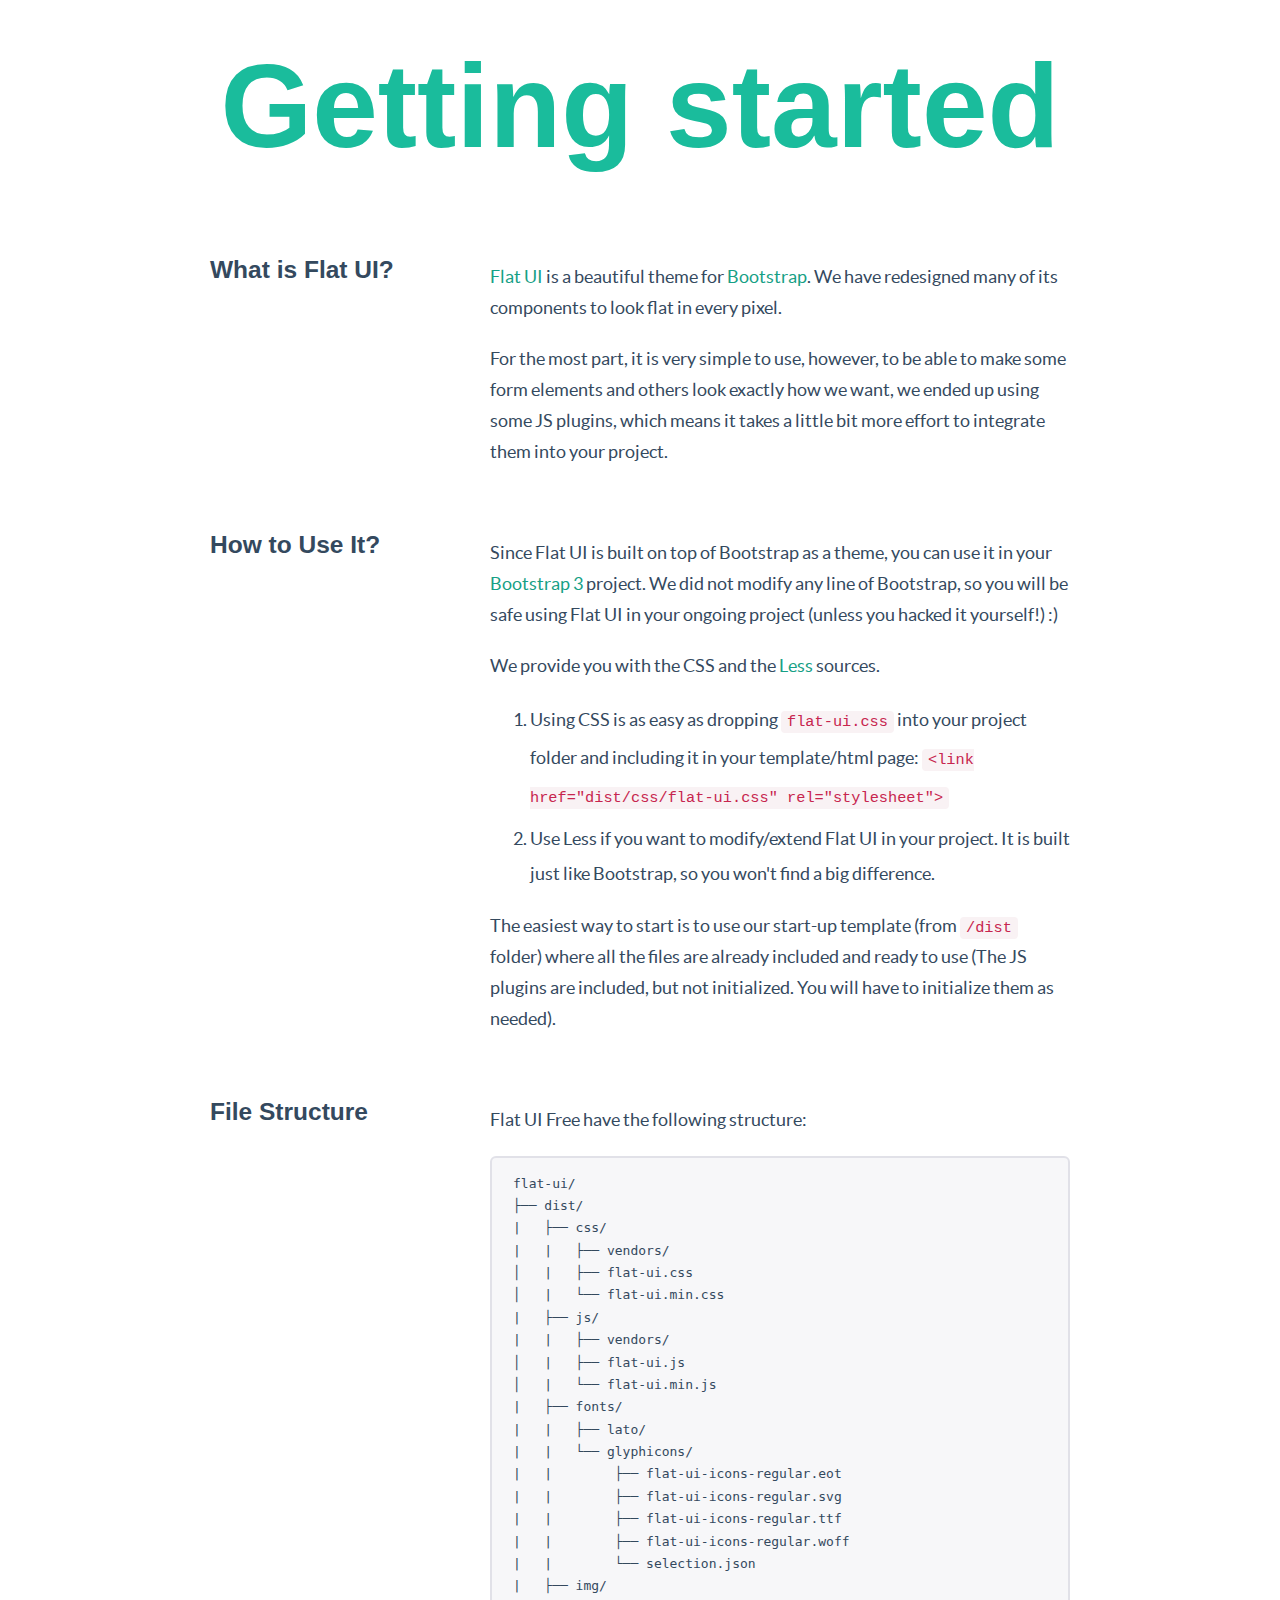
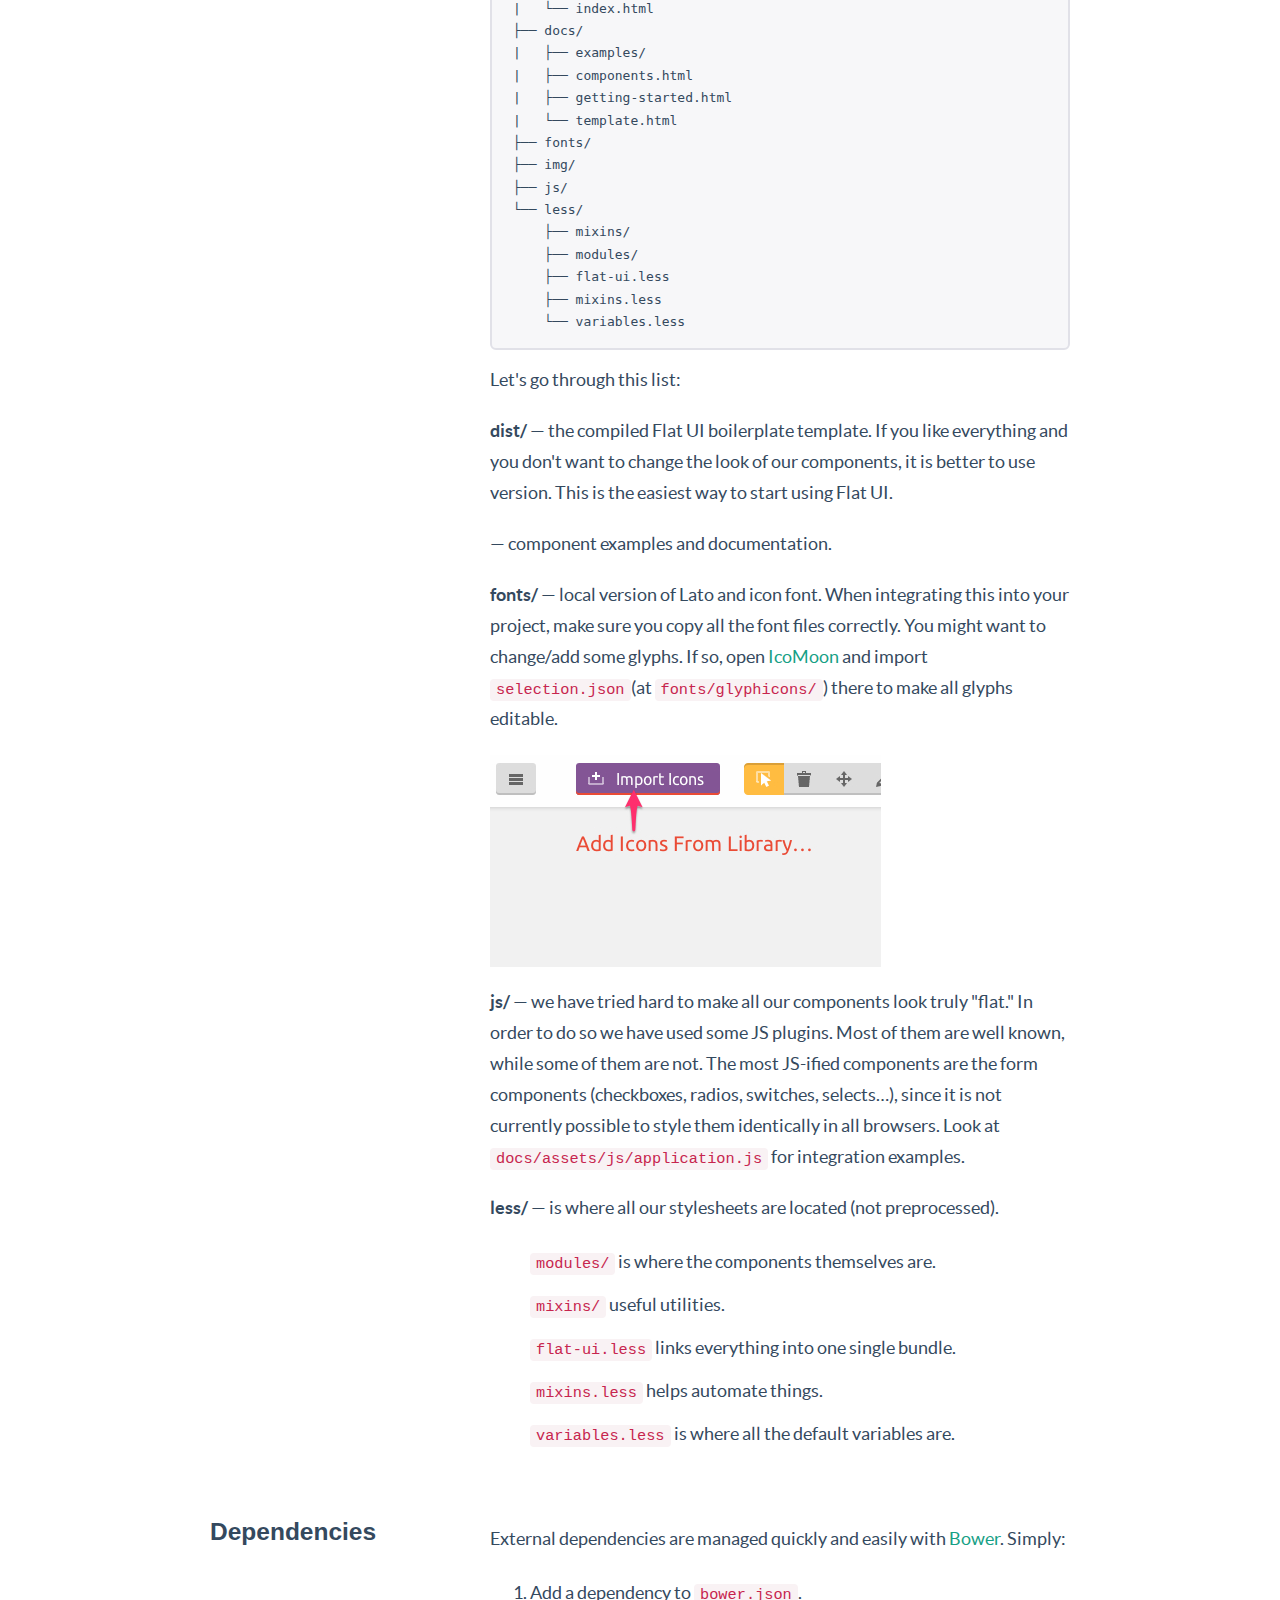
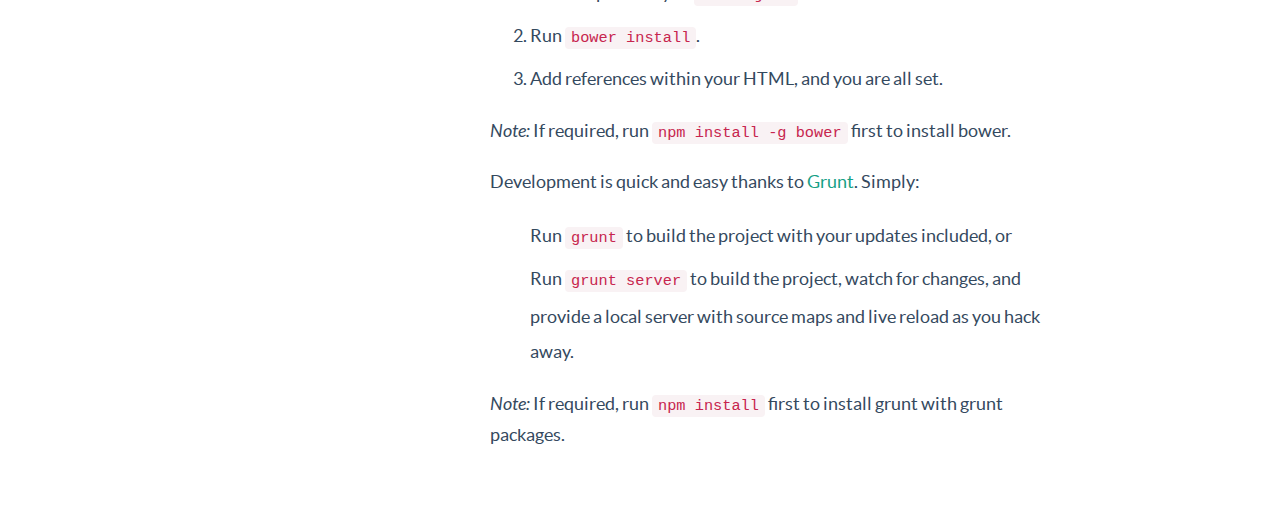
<file: docs/getting-started.html>
<!DOCTYPE html>
<html lang="en">
  <head>
    <meta charset="utf-8">
    <title>Getting started &middot; Flat UI Free</title>
    <meta name="viewport" content="width=device-width, initial-scale=1.0">

    <!-- Loading Bootstrap -->
    <link href="../dist/css/vendor/bootstrap.min.css" rel="stylesheet">

    <!-- Loading Flat UI -->
    <link href="../dist/css/flat-ui.css" rel="stylesheet">
    <link href="assets/css/docs.css" rel="stylesheet">

    <link rel="shortcut icon" href="../img/favicon.ico">

    <!-- HTML5 shim, for IE6-8 support of HTML5 elements. All other JS at the end of file. -->
    <!--[if lt IE 9]>
      <script src="../dist/js/vendor/html5shiv.js"></script>
      <script src="../dist/js/vendor/respond.min.js"></script>
    <![endif]-->
  </head>
  <body>
    <h1 class="demo-headline">Getting started</h1>
    <div class="container">
      <div class="demo-row">
        <div class="demo-title">
          <h3>What is Flat UI?</h3>
        </div>

        <div class="demo-content demo-content-article">
          <p>
            <a href="http://designmodo.com/flat" target="_blank">Flat UI</a>
            is a beautiful theme for <a href="http://getbootstrap.com" target="_blank">Bootstrap</a>.
            We have redesigned many of its components to look flat in every pixel.
          </p>
          <p>
            For the most part, it is very simple to use, however, to be able to make some form elements and others look exactly how we want, we ended up using some JS plugins, which means it takes a little bit more effort to integrate them into your project.
          </p>
        </div>
      </div><!-- /.demo-row -->

      <div class="demo-row">
        <div class="demo-title">
          <h3>How to Use It?</h3>
        </div>

        <div class="demo-content demo-content-article">
          <p>
            Since Flat UI is built on top of Bootstrap as a theme, you can use it in your <a href="http://getbootstrap.com/" target="_blank">Bootstrap 3</a> project.
            We did not modify any line of Bootstrap, so you will be safe using Flat UI in your ongoing project
            (unless you hacked it yourself!) :)
          </p>
          <p>
            We provide you with the CSS and the <a href="http://lesscss.org/" target="_blank">Less</a> sources.
          </p>
          <ol>
            <li>
              Using CSS is as easy as dropping <code>flat-ui.css</code> into your project folder and
              including it in your template/html page:
              <code>&lt;link href="dist/css/flat-ui.css" rel="stylesheet"&gt;</code>
            </li>
            <li>
              Use Less if you want to modify/extend Flat UI in your project. It is built just like Bootstrap, so
              you won't find a big difference.
            </li>
          </ol>
          <p>
            The easiest way to start is to use our start-up template (from <code>/dist</code> folder) where all the files are already included
            and ready to use (The JS plugins are included, but not initialized. You will have to initialize them as needed).
          </p>
        </div>
      </div><!-- /.demo-row -->

      <div class="demo-row">
        <div class="demo-title">
          <h3>File Structure</h3>
        </div>

        <div class="demo-content demo-content-article">
          <p>
            Flat UI Free have the following structure:
          </p>
<pre class="prettyprint">
flat-ui/
├── dist/
|   ├── css/
|   |   ├── vendors/
│   |   ├── flat-ui.css
│   |   └── flat-ui.min.css
|   ├── js/
|   |   ├── vendors/
│   |   ├── flat-ui.js
│   |   └── flat-ui.min.js
|   ├── fonts/
|   |   ├── lato/
|   |   └── glyphicons/
|   |        ├── flat-ui-icons-regular.eot
|   |        ├── flat-ui-icons-regular.svg
|   |        ├── flat-ui-icons-regular.ttf
|   |        ├── flat-ui-icons-regular.woff
|   |        └── selection.json
|   ├── img/
|   └── index.html
├── docs/
|   ├── examples/
|   ├── components.html
|   ├── getting-started.html
|   └── template.html
├── fonts/
├── img/
├── js/
└── less/
    ├── mixins/
    ├── modules/
    ├── flat-ui.less
    ├── mixins.less
    └── variables.less
</pre>
          <p>
            Let's go through this list:
          </p>

          <p>
            <strong>dist/</strong> &mdash; the compiled Flat UI boilerplate template. If you like everything and you don't want
            to change the look of our components, it is better to use version. This is the easiest
            way to start using Flat UI.
          </p>

          <p>
            <strong></strong> &mdash; component examples and documentation.
          </p>

          <p>
            <strong>fonts/</strong> &mdash; local version of Lato and icon font. When integrating this into your project, make sure you
            copy all the font files correctly. You might want to change/add some glyphs. If so, open
            <a href="http://icomoon.io/app">IcoMoon</a> and import <code>selection.json</code>(at <code>fonts/glyphicons/</code>)
            there to make all glyphs editable.
          </p>

          <p>
            <img src="assets/img/getting-started/icomoon_import.jpg" alt="" />
          </p>

          <p>
            <strong>js/</strong> &mdash; we have tried hard to make all our components look truly "flat." In order to do
            so we have used some JS plugins. Most of them are well known, while some of them are not. The most JS-ified
            components are the form components (checkboxes, radios, switches, selects…), since it is not currently possible
            to style them identically in all browsers. Look at <code>docs/assets/js/application.js</code> for integration
            examples.
          </p>

          <p>
            <strong>less/</strong> &mdash; is where all our stylesheets are located (not preprocessed).
          </p>

          <ul>
            <li>
              <code>modules/</code> is where the components themselves are.
            </li>
            <li>
              <code>mixins/</code> useful utilities.
            </li>
            <li>
              <code>flat-ui.less</code> links everything into one single bundle.
            </li>
            <li>
              <code>mixins.less</code> helps automate things.
            </li>
            <li>
              <code>variables.less</code> is where all the default variables are.
            </li>
          </ul>

        </div>
      </div><!-- /.demo-row -->

      <div class="demo-row">
        <div class="demo-title">
          <h3>Dependencies</h3>
        </div>

        <div class="demo-content demo-content-article">
          <p>
            External dependencies are managed quickly and easily with <a href="http://bower.io">Bower</a>. Simply:
          </p>
          <ol>
            <li>
              Add a dependency to <code>bower.json</code>.
            </li>
            <li>
              Run <code>bower install</code>.
            </li>
            <li>
              Add references within your HTML, and you are all set.
            </li>
          </ol>
          <p>
            <em>Note:</em> If required, run <code>npm install -g bower</code> first to install bower.
          </p>
          <p>
            Development is quick and easy thanks to <a href="http://gruntjs.com/">Grunt</a>. Simply:
          </p>
          <ul>
            <li>
              Run <code>grunt</code> to build the project with your updates included, or
            </li>
            <li>
              Run <code>grunt server</code> to build the project, watch for changes, and provide a local server with source maps and live reload as you hack away.
            </li>
          </ul>
          <p>
            <em>Note:</em> If required, run <code>npm install</code> first to install grunt with grunt packages.
          </p>
        </div>
      </div><!-- /.demo-row -->

    </div><!-- /.container -->
  </body>
</html>
</file>
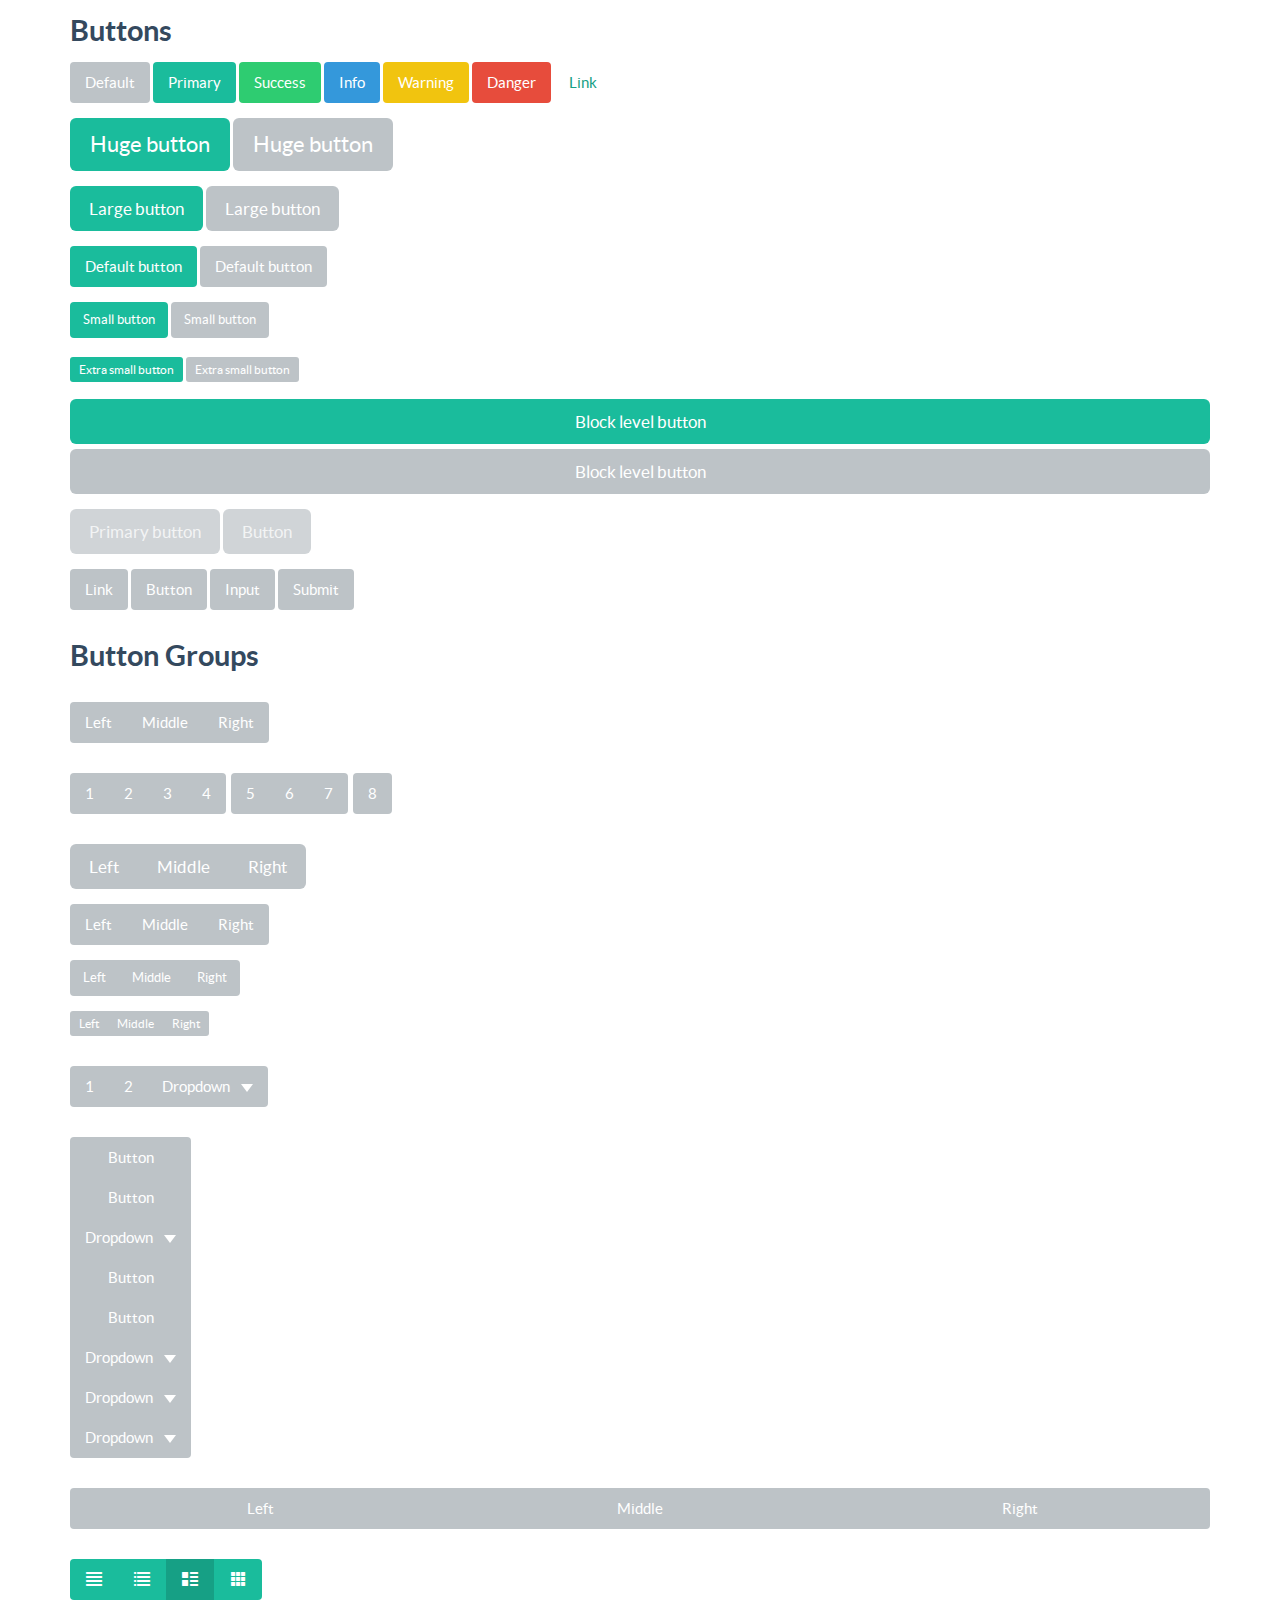
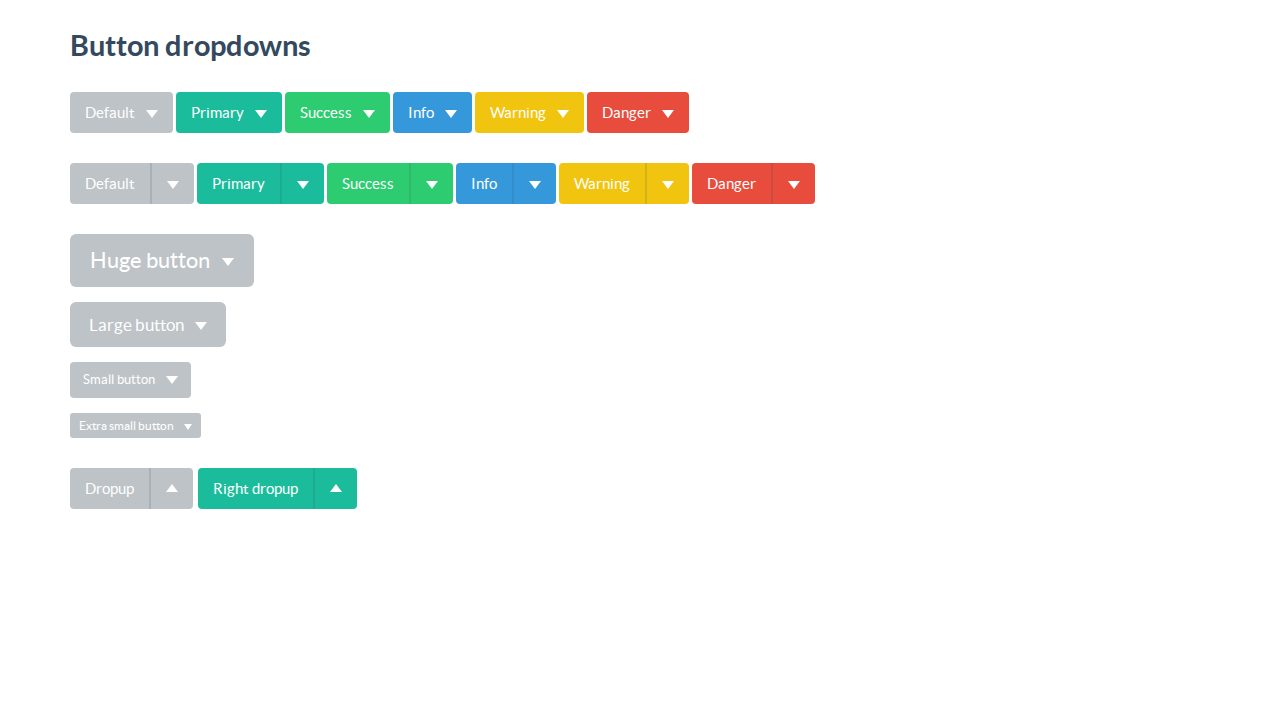
<file: docs/examples/buttons.html>
<!DOCTYPE html>
<html lang="en">
  <head>
    <meta charset="utf-8">
    <title>Flat UI Free</title>
    <meta name="viewport" content="width=device-width, initial-scale=1.0">

    <!-- Loading Bootstrap -->
    <link href="../../dist/css/vendor/bootstrap.min.css" rel="stylesheet">

    <!-- Loading Flat UI -->
    <link href="../../dist/css/flat-ui.css" rel="stylesheet">

    <link rel="shortcut icon" href="../../dist/img/favicon.ico">

    <!-- HTML5 shim, for IE6-8 support of HTML5 elements. All other JS at the end of file. -->
    <!--[if lt IE 9]>
      <script src="../../dist/js/vendor/html5shiv.js"></script>
      <script src="../../dist/js/vendor/respond.min.js"></script>
    <![endif]-->
  </head>
  <body>

    <style>
      body {
        padding-bottom: 200px;
      }
    </style>

    <div class="container">
      <h4>Buttons</h4>
      <div class="row">
        <div class="col-md-12">
          <p>
            <!-- Standard gray button with gradient -->
            <button type="button" class="btn btn-default">Default</button>

            <!-- Provides extra visual weight and identifies the primary action in a set of buttons -->
            <button type="button" class="btn btn-primary">Primary</button>

            <!-- Indicates a successful or positive action -->
            <button type="button" class="btn btn-success">Success</button>

            <!-- Contextual button for informational alert messages -->
            <button type="button" class="btn btn-info">Info</button>

            <!-- Indicates caution should be taken with this action -->
            <button type="button" class="btn btn-warning">Warning</button>

            <!-- Indicates a dangerous or potentially negative action -->
            <button type="button" class="btn btn-danger">Danger</button>

            <!-- Deemphasize a button by making it look like a link while maintaining button behavior -->
            <button type="button" class="btn btn-link">Link</button>
          </p>
        </div>
      </div>
      <div class="row">
        <div class="col-md-12">
          <p>
            <button type="button" class="btn btn-primary btn-hg">Huge button</button>
            <button type="button" class="btn btn-default btn-hg">Huge button</button>
          </p>
          <p>
            <button type="button" class="btn btn-primary btn-lg">Large button</button>
            <button type="button" class="btn btn-default btn-lg">Large button</button>
          </p>
          <p>
            <button type="button" class="btn btn-primary">Default button</button>
            <button type="button" class="btn btn-default">Default button</button>
          </p>
          <p>
            <button type="button" class="btn btn-primary btn-sm">Small button</button>
            <button type="button" class="btn btn-default btn-sm">Small button</button>
          </p>
          <p>
            <button type="button" class="btn btn-primary btn-xs">Extra small button</button>
            <button type="button" class="btn btn-default btn-xs">Extra small button</button>
          </p>
        </div>
      </div>
      <div class="row">
        <div class="col-md-12">
          <p>
            <button type="button" class="btn btn-primary btn-lg btn-block">Block level button</button>
            <button type="button" class="btn btn-default btn-lg btn-block">Block level button</button>
          </p>
        </div>
      </div>
      <div class="row">
        <div class="col-md-12">
          <p>
            <button type="button" class="btn btn-lg btn-primary" disabled="disabled">Primary button</button>
            <button type="button" class="btn btn-default btn-lg" disabled="disabled">Button</button>
          </p>
        </div>
      </div>
      <div class="row">
        <div class="col-md-12">
          <p>
            <a class="btn btn-default" href="#">Link</a>
            <button class="btn btn-default" type="submit">Button</button>
            <input class="btn btn-default" type="button" value="Input">
            <input class="btn btn-default" type="submit" value="Submit">
          </p>
        </div>
      </div>
      <h4>Button Groups</h4>
      <div class="row">
        <div class="col-md-12">
          <p>
            <div class="btn-group">
              <button type="button" class="btn btn-default">Left</button>
              <button type="button" class="btn btn-default">Middle</button>
              <button type="button" class="btn btn-default">Right</button>
            </div>
          </p>
        </div>
      </div>
      <div class="row">
        <div class="col-md-12">
          <p>
            <div class="btn-toolbar">
              <div class="btn-group">
                <button class="btn btn-default" type="button">1</button>
                <button class="btn btn-default" type="button">2</button>
                <button class="btn btn-default" type="button">3</button>
                <button class="btn btn-default" type="button">4</button>
              </div>
              <div class="btn-group">
                <button class="btn btn-default" type="button">5</button>
                <button class="btn btn-default" type="button">6</button>
                <button class="btn btn-default" type="button">7</button>
              </div>
              <div class="btn-group">
                <button class="btn btn-default" type="button">8</button>
              </div>
            </div>
          </p>
        </div>
      </div>
      <div class="row">
        <div class="col-md-12">
          <p>
            <div class="btn-toolbar">
              <div class="btn-group btn-group-lg">
                <button class="btn btn-default" type="button">Left</button>
                <button class="btn btn-default" type="button">Middle</button>
                <button class="btn btn-default" type="button">Right</button>
              </div>
            </div>
          </p>
          <p>
            <div class="btn-toolbar">
              <div class="btn-group">
                <button class="btn btn-default" type="button">Left</button>
                <button class="btn btn-default" type="button">Middle</button>
                <button class="btn btn-default" type="button">Right</button>
              </div>
            </div>
          </p>
          <p>
            <div class="btn-toolbar">
              <div class="btn-group btn-group-sm">
                <button class="btn btn-default" type="button">Left</button>
                <button class="btn btn-default" type="button">Middle</button>
                <button class="btn btn-default" type="button">Right</button>
              </div>
            </div>
          </p>
          <p>
            <div class="btn-toolbar">
              <div class="btn-group btn-group-xs">
                <button class="btn btn-default" type="button">Left</button>
                <button class="btn btn-default" type="button">Middle</button>
                <button class="btn btn-default" type="button">Right</button>
              </div>
            </div>
          </p>
        </div>
      </div>
      <div class="row">
        <div class="col-md-12">
          <p>
            <div class="btn-group">
              <button class="btn btn-default" type="button">1</button>
              <button class="btn btn-default" type="button">2</button>

              <div class="btn-group">
                <button data-toggle="dropdown" class="btn btn-default dropdown-toggle" type="button" id="btnGroupDrop1">
                  Dropdown
                  <span class="caret"></span>
                </button>
                <ul aria-labelledby="btnGroupDrop1" role="menu" class="dropdown-menu">
                  <li><a href="#">Dropdown link</a></li>
                  <li><a href="#">Dropdown link</a></li>
                </ul>
              </div>
            </div>
          </p>
        </div>
      </div>
      <div class="row">
        <div class="col-md-12">
          <p>
            <div class="btn-group-vertical">
              <button class="btn btn-default" type="button">Button</button>
              <button class="btn btn-default" type="button">Button</button>
              <div class="btn-group">
                <button data-toggle="dropdown" class="btn btn-default dropdown-toggle" type="button" id="btnGroupVerticalDrop1">
                  Dropdown
                  <span class="caret"></span>
                </button>
                <ul aria-labelledby="btnGroupVerticalDrop1" role="menu" class="dropdown-menu">
                  <li><a href="#">Dropdown link</a></li>
                  <li><a href="#">Dropdown link</a></li>
                </ul>
              </div>
              <button class="btn btn-default" type="button">Button</button>
              <button class="btn btn-default" type="button">Button</button>
              <div class="btn-group">
                <button data-toggle="dropdown" class="btn btn-default dropdown-toggle" type="button" id="btnGroupVerticalDrop2">
                  Dropdown
                  <span class="caret"></span>
                </button>
                <ul aria-labelledby="btnGroupVerticalDrop2" role="menu" class="dropdown-menu">
                  <li><a href="#">Dropdown link</a></li>
                  <li><a href="#">Dropdown link</a></li>
                </ul>
              </div>
              <div class="btn-group">
                <button data-toggle="dropdown" class="btn btn-default dropdown-toggle" type="button" id="btnGroupVerticalDrop3">
                  Dropdown
                  <span class="caret"></span>
                </button>
                <ul aria-labelledby="btnGroupVerticalDrop3" role="menu" class="dropdown-menu">
                  <li><a href="#">Dropdown link</a></li>
                  <li><a href="#">Dropdown link</a></li>
                </ul>
              </div>
              <div class="btn-group">
                <button data-toggle="dropdown" class="btn btn-default dropdown-toggle" type="button" id="btnGroupVerticalDrop4">
                  Dropdown
                  <span class="caret"></span>
                </button>
                <ul aria-labelledby="btnGroupVerticalDrop4" role="menu" class="dropdown-menu">
                  <li><a href="#">Dropdown link</a></li>
                  <li><a href="#">Dropdown link</a></li>
                </ul>
              </div>
            </div>
          </p>
        </div>
      </div>
      <div class="row">
        <div class="col-md-12">
          <p>
            <div class="btn-group btn-group-justified">
              <a class="btn btn-default" href="#">Left</a>
              <a class="btn btn-default" href="#">Middle</a>
              <a class="btn btn-default" href="#">Right</a>
            </div>
          </p>
        </div>
      </div>
      <div class="row">
        <div class="col-md-12">
          <p>
            <div class="btn-toolbar">
              <div class="btn-group">
                <a href="#fakelink" class="btn btn-primary"><i class="fui-list-columned"></i></a>
                <a href="#fakelink" class="btn btn-primary"><i class="fui-list-numbered"></i></a>
                <a href="#fakelink" class="btn btn-primary active"><i class="fui-list-thumbnailed"></i></a>
                <a href="#fakelink" class="btn btn-primary"><i class="fui-list-small-thumbnails"></i></a>
              </div>
            </div>
          </p>
        </div>
      </div>
      <h4>Button dropdowns</h4>
      <div class="row">
        <div class="col-md-12">
          <p>
            <div class="btn-group">
              <button data-toggle="dropdown" class="btn btn-default dropdown-toggle" type="button">Default <span class="caret"></span></button>
              <ul role="menu" class="dropdown-menu">
                <li><a href="#">Action</a></li>
                <li><a href="#">Another action</a></li>
                <li><a href="#">Something else here</a></li>
                <li class="divider"></li>
                <li><a href="#">Separated link</a></li>
              </ul>
            </div><!-- /btn-group -->
            <div class="btn-group">
              <button data-toggle="dropdown" class="btn btn-primary dropdown-toggle" type="button">Primary <span class="caret"></span></button>
              <ul role="menu" class="dropdown-menu">
                <li><a href="#">Action</a></li>
                <li><a href="#">Another action</a></li>
                <li><a href="#">Something else here</a></li>
                <li class="divider"></li>
                <li><a href="#">Separated link</a></li>
              </ul>
            </div><!-- /btn-group -->
            <div class="btn-group">
              <button data-toggle="dropdown" class="btn btn-success dropdown-toggle" type="button">Success <span class="caret"></span></button>
              <ul role="menu" class="dropdown-menu">
                <li><a href="#">Action</a></li>
                <li><a href="#">Another action</a></li>
                <li><a href="#">Something else here</a></li>
                <li class="divider"></li>
                <li><a href="#">Separated link</a></li>
              </ul>
            </div><!-- /btn-group -->
            <div class="btn-group">
              <button data-toggle="dropdown" class="btn btn-info dropdown-toggle" type="button">Info <span class="caret"></span></button>
              <ul role="menu" class="dropdown-menu">
                <li><a href="#">Action</a></li>
                <li><a href="#">Another action</a></li>
                <li><a href="#">Something else here</a></li>
                <li class="divider"></li>
                <li><a href="#">Separated link</a></li>
              </ul>
            </div><!-- /btn-group -->
            <div class="btn-group">
              <button data-toggle="dropdown" class="btn btn-warning dropdown-toggle" type="button">Warning <span class="caret"></span></button>
              <ul role="menu" class="dropdown-menu">
                <li><a href="#">Action</a></li>
                <li><a href="#">Another action</a></li>
                <li><a href="#">Something else here</a></li>
                <li class="divider"></li>
                <li><a href="#">Separated link</a></li>
              </ul>
            </div><!-- /btn-group -->
            <div class="btn-group">
              <button data-toggle="dropdown" class="btn btn-danger dropdown-toggle" type="button">Danger <span class="caret"></span></button>
              <ul role="menu" class="dropdown-menu">
                <li><a href="#">Action</a></li>
                <li><a href="#">Another action</a></li>
                <li><a href="#">Something else here</a></li>
                <li class="divider"></li>
                <li><a href="#">Separated link</a></li>
              </ul>
            </div><!-- /btn-group -->
          </p>
        </div>
      </div>
      <div class="row">
        <div class="col-md-12">
          <p>
            <div class="btn-group">
              <button class="btn btn-default" type="button">Default</button>
              <button data-toggle="dropdown" class="btn btn-default dropdown-toggle" type="button"><span class="caret"></span></button>
              <ul role="menu" class="dropdown-menu">
                <li><a href="#">Action</a></li>
                <li><a href="#">Another action</a></li>
                <li><a href="#">Something else here</a></li>
                <li class="divider"></li>
                <li><a href="#">Separated link</a></li>
              </ul>
            </div><!-- /btn-group -->
            <div class="btn-group">
              <button class="btn btn-primary" type="button">Primary</button>
              <button data-toggle="dropdown" class="btn btn-primary dropdown-toggle" type="button"><span class="caret"></span></button>
              <ul role="menu" class="dropdown-menu">
                <li><a href="#">Action</a></li>
                <li><a href="#">Another action</a></li>
                <li><a href="#">Something else here</a></li>
                <li class="divider"></li>
                <li><a href="#">Separated link</a></li>
              </ul>
            </div><!-- /btn-group -->
            <div class="btn-group">
              <button class="btn btn-success" type="button">Success</button>
              <button data-toggle="dropdown" class="btn btn-success dropdown-toggle" type="button"><span class="caret"></span></button>
              <ul role="menu" class="dropdown-menu">
                <li><a href="#">Action</a></li>
                <li><a href="#">Another action</a></li>
                <li><a href="#">Something else here</a></li>
                <li class="divider"></li>
                <li><a href="#">Separated link</a></li>
              </ul>
            </div><!-- /btn-group -->
            <div class="btn-group">
              <button class="btn btn-info" type="button">Info</button>
              <button data-toggle="dropdown" class="btn btn-info dropdown-toggle" type="button"><span class="caret"></span></button>
              <ul role="menu" class="dropdown-menu">
                <li><a href="#">Action</a></li>
                <li><a href="#">Another action</a></li>
                <li><a href="#">Something else here</a></li>
                <li class="divider"></li>
                <li><a href="#">Separated link</a></li>
              </ul>
            </div><!-- /btn-group -->
            <div class="btn-group">
              <button class="btn btn-warning" type="button">Warning</button>
              <button data-toggle="dropdown" class="btn btn-warning dropdown-toggle" type="button"><span class="caret"></span></button>
              <ul role="menu" class="dropdown-menu">
                <li><a href="#">Action</a></li>
                <li><a href="#">Another action</a></li>
                <li><a href="#">Something else here</a></li>
                <li class="divider"></li>
                <li><a href="#">Separated link</a></li>
              </ul>
            </div><!-- /btn-group -->
            <div class="btn-group">
              <button class="btn btn-danger" type="button">Danger</button>
              <button data-toggle="dropdown" class="btn btn-danger dropdown-toggle" type="button"><span class="caret"></span></button>
              <ul role="menu" class="dropdown-menu">
                <li><a href="#">Action</a></li>
                <li><a href="#">Another action</a></li>
                <li><a href="#">Something else here</a></li>
                <li class="divider"></li>
                <li><a href="#">Separated link</a></li>
              </ul>
            </div><!-- /btn-group -->
          </p>
        </div>
      </div>
      <div class="row">
        <div class="col-md-12">
          <p>
            <div class="btn-toolbar">
              <div class="btn-group">
                <button data-toggle="dropdown" type="button" class="btn btn-default btn-hg dropdown-toggle">
                  Huge button <span class="caret"></span>
                </button>
                <ul role="menu" class="dropdown-menu">
                  <li><a href="#">Action</a></li>
                  <li><a href="#">Another action</a></li>
                  <li><a href="#">Something else here</a></li>
                  <li class="divider"></li>
                  <li><a href="#">Separated link</a></li>
                </ul>
              </div><!-- /btn-group -->
            </div><!-- /btn-toolbar -->
          </p>
          <p>
            <div class="btn-toolbar">
              <div class="btn-group">
                <button data-toggle="dropdown" type="button" class="btn btn-default btn-lg dropdown-toggle">
                  Large button <span class="caret"></span>
                </button>
                <ul role="menu" class="dropdown-menu">
                  <li><a href="#">Action</a></li>
                  <li><a href="#">Another action</a></li>
                  <li><a href="#">Something else here</a></li>
                  <li class="divider"></li>
                  <li><a href="#">Separated link</a></li>
                </ul>
              </div><!-- /btn-group -->
            </div><!-- /btn-toolbar -->
          </p>
          <p>
            <div class="btn-toolbar">
              <div class="btn-group">
                <button data-toggle="dropdown" type="button" class="btn btn-default btn-sm dropdown-toggle">
                  Small button <span class="caret"></span>
                </button>
                <ul role="menu" class="dropdown-menu">
                  <li><a href="#">Action</a></li>
                  <li><a href="#">Another action</a></li>
                  <li><a href="#">Something else here</a></li>
                  <li class="divider"></li>
                  <li><a href="#">Separated link</a></li>
                </ul>
              </div><!-- /btn-group -->
            </div><!-- /btn-toolbar -->
          </p>
          <p>
            <div class="btn-toolbar">
              <div class="btn-group">
                <button data-toggle="dropdown" type="button" class="btn btn-default btn-xs dropdown-toggle">
                  Extra small button <span class="caret"></span>
                </button>
                <ul role="menu" class="dropdown-menu">
                  <li><a href="#">Action</a></li>
                  <li><a href="#">Another action</a></li>
                  <li><a href="#">Something else here</a></li>
                  <li class="divider"></li>
                  <li><a href="#">Separated link</a></li>
                </ul>
              </div><!-- /btn-group -->
            </div><!-- /btn-toolbar -->
          </p>
        </div>
      </div>
      <div class="row">
        <div class="col-md-12">
          <p>
            <div class="btn-toolbar">
              <div class="btn-group dropup">
                <button class="btn btn-default" type="button">Dropup</button>
                <button data-toggle="dropdown" class="btn btn-default dropdown-toggle" type="button"><span class="caret"></span></button>
                <ul role="menu" class="dropdown-menu">
                  <li><a href="#">Action</a></li>
                  <li><a href="#">Another action</a></li>
                  <li><a href="#">Something else here</a></li>
                  <li class="divider"></li>
                  <li><a href="#">Separated link</a></li>
                </ul>
              </div><!-- /btn-group -->
              <div class="btn-group dropup">
                <button class="btn btn-primary" type="button">Right dropup</button>
                <button data-toggle="dropdown" class="btn btn-primary dropdown-toggle" type="button"><span class="caret"></span></button>
                <ul role="menu" class="dropdown-menu pull-right">
                  <li><a href="#">Action</a></li>
                  <li><a href="#">Another action</a></li>
                  <li><a href="#">Something else here</a></li>
                  <li class="divider"></li>
                  <li><a href="#">Separated link</a></li>
                </ul>
              </div><!-- /btn-group -->
            </div>
          </p>
        </div>
      </div>
    </div>
    <!-- /.container -->

  </body>
</html>
</file>
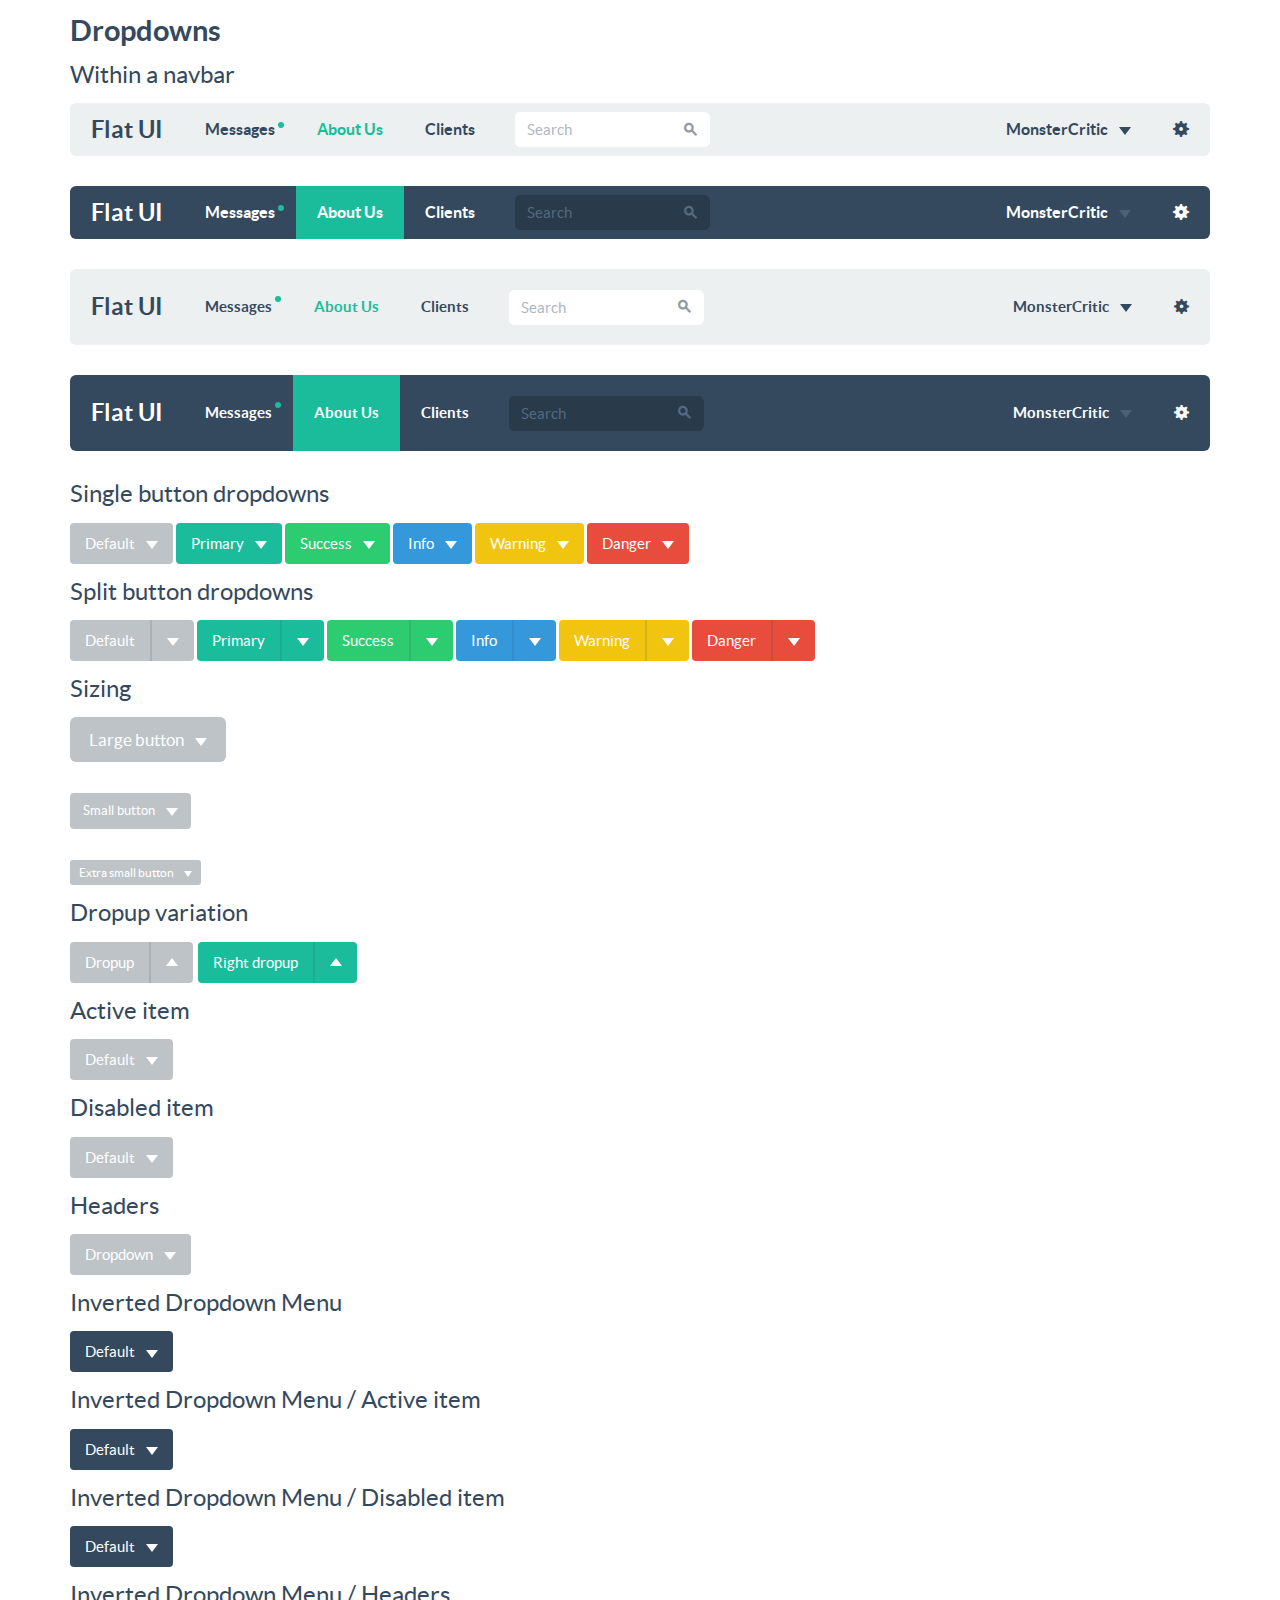
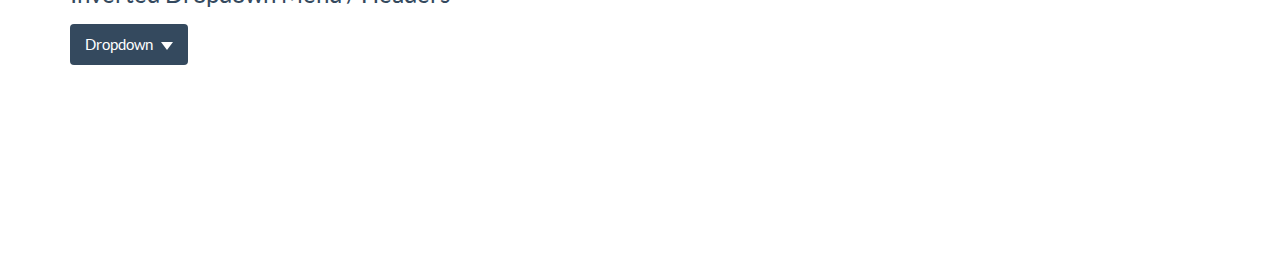
<file: docs/examples/dropdowns.html>
<!DOCTYPE html>
<html lang="en">
  <head>
    <meta charset="utf-8">
    <title>Flat UI Free</title>
    <meta name="viewport" content="width=device-width, initial-scale=1.0">

    <!-- Loading Bootstrap -->
    <link href="../../dist/css/vendor/bootstrap.min.css" rel="stylesheet">

    <!-- Loading Flat UI -->
    <link href="../../dist/css/flat-ui.css" rel="stylesheet">

    <link rel="shortcut icon" href="../../dist/img/favicon.ico">

    <!-- HTML5 shim, for IE6-8 support of HTML5 elements. All other JS at the end of file. -->
    <!--[if lt IE 9]>
      <script src="../../dist/js/vendor/html5shiv.js"></script>
      <script src="../../dist/js/vendor/respond.min.js"></script>
    <![endif]-->
  </head>
  <body>

    <style>
      body {
        padding-bottom: 200px;
      }
    </style>

    <div class="container">

      <h4>Dropdowns</h4>

      <h6>Within a navbar</h6>

      <nav class="navbar navbar-default" role="navigation">
        <!-- Brand and toggle get grouped for better mobile display -->
        <div class="navbar-header">
          <button type="button" class="navbar-toggle" data-toggle="collapse" data-target="#bs-example-navbar-collapse-1">
            <span class="sr-only">Toggle navigation</span>
          </button>
          <a class="navbar-brand" href="#">Flat UI</a>
        </div>

        <!-- Collect the nav links, forms, and other content for toggling -->
        <div class="collapse navbar-collapse" id="bs-example-navbar-collapse-1">
          <ul class="nav navbar-nav">
            <li><a href="#">Messages<span class="navbar-unread">1</span></a></li>
            <li class="active"><a href="#">About Us</a></li>
            <li><a href="#">Clients</a></li>
           </ul>
          <form class="navbar-form navbar-left" action="#" role="search">
            <div class="form-group">
              <div class="input-group">
                <input class="form-control" id="navbarInput-01" type="search" placeholder="Search">
                <span class="input-group-btn">
                  <button type="submit" class="btn"><span class="fui-search"></span></button>
                </span>
              </div>
            </div>
          </form>
          <ul class="nav navbar-nav navbar-right">
            <li class="dropdown">
              <a href="#" class="dropdown-toggle" data-toggle="dropdown">MonsterCritic <b class="caret"></b></a>
              <ul class="dropdown-menu">
                <li><a href="#">Action</a></li>
                <li><a href="#">Another action</a></li>
                <li><a href="#">Something else here</a></li>
                <li class="divider"></li>
                <li><a href="#">Separated link</a></li>
              </ul>
            </li>
            <li><a href="#"><span class="visible-sm visible-xs">Settings<span class="fui-gear"></span></span><span class="visible-md visible-lg"><span class="fui-gear"></span></span></a></li>
          </ul>
        </div><!-- /.navbar-collapse -->
      </nav>

      <nav class="navbar navbar-inverse" role="navigation">
        <!-- Brand and toggle get grouped for better mobile display -->
        <div class="navbar-header">
          <button type="button" class="navbar-toggle" data-toggle="collapse" data-target="#bs-example-navbar-collapse-1">
            <span class="sr-only">Toggle navigation</span>
          </button>
          <a class="navbar-brand" href="#">Flat UI</a>
        </div>

        <!-- Collect the nav links, forms, and other content for toggling -->
        <div class="collapse navbar-collapse" id="bs-example-navbar-collapse-1">
          <ul class="nav navbar-nav">
            <li><a href="#">Messages<span class="navbar-unread">1</span></a></li>
            <li class="active"><a href="#">About Us</a></li>
            <li><a href="#">Clients</a></li>
           </ul>
          <form class="navbar-form navbar-left" action="#" role="search">
            <div class="form-group">
              <div class="input-group">
                <input class="form-control" id="navbarInput-01" type="search" placeholder="Search">
                <span class="input-group-btn">
                  <button type="submit" class="btn"><span class="fui-search"></span></button>
                </span>
              </div>
            </div>
          </form>
          <ul class="nav navbar-nav navbar-right">
            <li class="dropdown">
              <a href="#" class="dropdown-toggle" data-toggle="dropdown">MonsterCritic <b class="caret"></b></a>
              <ul class="dropdown-menu">
                <li><a href="#">Action</a></li>
                <li><a href="#">Another action</a></li>
                <li><a href="#">Something else here</a></li>
                <li class="divider"></li>
                <li><a href="#">Separated link</a></li>
              </ul>
            </li>
            <li><a href="#"><span class="visible-sm visible-xs">Settings<span class="fui-gear"></span></span><span class="visible-md visible-lg"><span class="fui-gear"></span></span></a></li>
          </ul>
        </div><!-- /.navbar-collapse -->
      </nav>

      <nav class="navbar navbar-default navbar-lg" role="navigation">
        <!-- Brand and toggle get grouped for better mobile display -->
        <div class="navbar-header">
          <button type="button" class="navbar-toggle" data-toggle="collapse" data-target="#bs-example-navbar-collapse-1">
            <span class="sr-only">Toggle navigation</span>
          </button>
          <a class="navbar-brand" href="#">Flat UI</a>
        </div>

        <!-- Collect the nav links, forms, and other content for toggling -->
        <div class="collapse navbar-collapse" id="bs-example-navbar-collapse-1">
          <ul class="nav navbar-nav">
            <li><a href="#">Messages<span class="navbar-unread">1</span></a></li>
            <li class="active"><a href="#">About Us</a></li>
            <li><a href="#">Clients</a></li>
           </ul>
          <form class="navbar-form navbar-left" action="#" role="search">
            <div class="form-group">
              <div class="input-group">
                <input class="form-control" id="navbarInput-01" type="search" placeholder="Search">
                <span class="input-group-btn">
                  <button type="submit" class="btn"><span class="fui-search"></span></button>
                </span>
              </div>
            </div>
          </form>
          <ul class="nav navbar-nav navbar-right">
            <li class="dropdown">
              <a href="#" class="dropdown-toggle" data-toggle="dropdown">MonsterCritic <b class="caret"></b></a>
              <ul class="dropdown-menu">
                <li><a href="#">Action</a></li>
                <li><a href="#">Another action</a></li>
                <li><a href="#">Something else here</a></li>
                <li class="divider"></li>
                <li><a href="#">Separated link</a></li>
              </ul>
            </li>
            <li><a href="#"><span class="visible-sm visible-xs">Settings<span class="fui-gear"></span></span><span class="visible-md visible-lg"><span class="fui-gear"></span></span></a></li>
          </ul>
        </div><!-- /.navbar-collapse -->
      </nav>

      <nav class="navbar navbar-inverse navbar-lg" role="navigation">
        <!-- Brand and toggle get grouped for better mobile display -->
        <div class="navbar-header">
          <button type="button" class="navbar-toggle" data-toggle="collapse" data-target="#bs-example-navbar-collapse-1">
            <span class="sr-only">Toggle navigation</span>
          </button>
          <a class="navbar-brand" href="#">Flat UI</a>
        </div>

        <!-- Collect the nav links, forms, and other content for toggling -->
        <div class="collapse navbar-collapse" id="bs-example-navbar-collapse-1">
          <ul class="nav navbar-nav">
            <li><a href="#">Messages<span class="navbar-unread">1</span></a></li>
            <li class="active"><a href="#">About Us</a></li>
            <li><a href="#">Clients</a></li>
           </ul>
          <form class="navbar-form navbar-left" action="#" role="search">
            <div class="form-group">
              <div class="input-group">
                <input class="form-control" id="navbarInput-01" type="search" placeholder="Search">
                <span class="input-group-btn">
                  <button type="submit" class="btn"><span class="fui-search"></span></button>
                </span>
              </div>
            </div>
          </form>
          <ul class="nav navbar-nav navbar-right">
            <li class="dropdown">
              <a href="#" class="dropdown-toggle" data-toggle="dropdown">MonsterCritic <b class="caret"></b></a>
              <ul class="dropdown-menu">
                <li><a href="#">Action</a></li>
                <li><a href="#">Another action</a></li>
                <li><a href="#">Something else here</a></li>
                <li class="divider"></li>
                <li><a href="#">Separated link</a></li>
              </ul>
            </li>
            <li><a href="#"><span class="visible-sm visible-xs">Settings<span class="fui-gear"></span></span><span class="visible-md visible-lg"><span class="fui-gear"></span></span></a></li>
          </ul>
        </div><!-- /.navbar-collapse -->
      </nav>

      <h6>Single button dropdowns</h6>

      <div class="row">
        <div class="col-md-12">
          <div class="btn-group">
            <button data-toggle="dropdown" class="btn btn-default dropdown-toggle" type="button">Default <span class="caret"></span></button>
            <ul role="menu" class="dropdown-menu">
              <li><a href="#">Action</a></li>
              <li><a href="#">Another action</a></li>
              <li><a href="#">Something else here</a></li>
              <li class="divider"></li>
              <li><a href="#">Separated link</a></li>
            </ul>
          </div><!-- /btn-group -->
          <div class="btn-group">
            <button data-toggle="dropdown" class="btn btn-primary dropdown-toggle" type="button">Primary <span class="caret"></span></button>
            <ul role="menu" class="dropdown-menu">
              <li><a href="#">Action</a></li>
              <li><a href="#">Another action</a></li>
              <li><a href="#">Something else here</a></li>
              <li class="divider"></li>
              <li><a href="#">Separated link</a></li>
            </ul>
          </div><!-- /btn-group -->
          <div class="btn-group">
            <button data-toggle="dropdown" class="btn btn-success dropdown-toggle" type="button">Success <span class="caret"></span></button>
            <ul role="menu" class="dropdown-menu">
              <li><a href="#">Action</a></li>
              <li><a href="#">Another action</a></li>
              <li><a href="#">Something else here</a></li>
              <li class="divider"></li>
              <li><a href="#">Separated link</a></li>
            </ul>
          </div><!-- /btn-group -->
          <div class="btn-group">
            <button data-toggle="dropdown" class="btn btn-info dropdown-toggle" type="button">Info <span class="caret"></span></button>
            <ul role="menu" class="dropdown-menu">
              <li><a href="#">Action</a></li>
              <li><a href="#">Another action</a></li>
              <li><a href="#">Something else here</a></li>
              <li class="divider"></li>
              <li><a href="#">Separated link</a></li>
            </ul>
          </div><!-- /btn-group -->
          <div class="btn-group">
            <button data-toggle="dropdown" class="btn btn-warning dropdown-toggle" type="button">Warning <span class="caret"></span></button>
            <ul role="menu" class="dropdown-menu">
              <li><a href="#">Action</a></li>
              <li><a href="#">Another action</a></li>
              <li><a href="#">Something else here</a></li>
              <li class="divider"></li>
              <li><a href="#">Separated link</a></li>
            </ul>
          </div><!-- /btn-group -->
          <div class="btn-group">
            <button data-toggle="dropdown" class="btn btn-danger dropdown-toggle" type="button">Danger <span class="caret"></span></button>
            <ul role="menu" class="dropdown-menu">
              <li><a href="#">Action</a></li>
              <li><a href="#">Another action</a></li>
              <li><a href="#">Something else here</a></li>
              <li class="divider"></li>
              <li><a href="#">Separated link</a></li>
            </ul>
          </div><!-- /btn-group -->
        </div>
      </div>

      <h6>Split button dropdowns</h6>

      <div class="row">
        <div class="col-md-12">
          <div class="btn-group">
            <button class="btn btn-default" type="button">Default</button>
            <button data-toggle="dropdown" class="btn btn-default dropdown-toggle" type="button">
              <span class="caret"></span>
              <span class="sr-only">Toggle Dropdown</span>
            </button>
            <ul role="menu" class="dropdown-menu">
              <li><a href="#">Action</a></li>
              <li><a href="#">Another action</a></li>
              <li><a href="#">Something else here</a></li>
              <li class="divider"></li>
              <li><a href="#">Separated link</a></li>
            </ul>
          </div><!-- /btn-group -->
          <div class="btn-group">
            <button class="btn btn-primary" type="button">Primary</button>
            <button data-toggle="dropdown" class="btn btn-primary dropdown-toggle" type="button">
              <span class="caret"></span>
              <span class="sr-only">Toggle Dropdown</span>
            </button>
            <ul role="menu" class="dropdown-menu">
              <li><a href="#">Action</a></li>
              <li><a href="#">Another action</a></li>
              <li><a href="#">Something else here</a></li>
              <li class="divider"></li>
              <li><a href="#">Separated link</a></li>
            </ul>
          </div><!-- /btn-group -->
          <div class="btn-group">
            <button class="btn btn-success" type="button">Success</button>
            <button data-toggle="dropdown" class="btn btn-success dropdown-toggle" type="button">
              <span class="caret"></span>
              <span class="sr-only">Toggle Dropdown</span>
            </button>
            <ul role="menu" class="dropdown-menu">
              <li><a href="#">Action</a></li>
              <li><a href="#">Another action</a></li>
              <li><a href="#">Something else here</a></li>
              <li class="divider"></li>
              <li><a href="#">Separated link</a></li>
            </ul>
          </div><!-- /btn-group -->
          <div class="btn-group">
            <button class="btn btn-info" type="button">Info</button>
            <button data-toggle="dropdown" class="btn btn-info dropdown-toggle" type="button">
              <span class="caret"></span>
              <span class="sr-only">Toggle Dropdown</span>
            </button>
            <ul role="menu" class="dropdown-menu">
              <li><a href="#">Action</a></li>
              <li><a href="#">Another action</a></li>
              <li><a href="#">Something else here</a></li>
              <li class="divider"></li>
              <li><a href="#">Separated link</a></li>
            </ul>
          </div><!-- /btn-group -->
          <div class="btn-group">
            <button class="btn btn-warning" type="button">Warning</button>
            <button data-toggle="dropdown" class="btn btn-warning dropdown-toggle" type="button">
              <span class="caret"></span>
              <span class="sr-only">Toggle Dropdown</span>
            </button>
            <ul role="menu" class="dropdown-menu">
              <li><a href="#">Action</a></li>
              <li><a href="#">Another action</a></li>
              <li><a href="#">Something else here</a></li>
              <li class="divider"></li>
              <li><a href="#">Separated link</a></li>
            </ul>
          </div><!-- /btn-group -->
          <div class="btn-group">
            <button class="btn btn-danger" type="button">Danger</button>
            <button data-toggle="dropdown" class="btn btn-danger dropdown-toggle" type="button">
              <span class="caret"></span>
              <span class="sr-only">Toggle Dropdown</span>
            </button>
            <ul role="menu" class="dropdown-menu">
              <li><a href="#">Action</a></li>
              <li><a href="#">Another action</a></li>
              <li><a href="#">Something else here</a></li>
              <li class="divider"></li>
              <li><a href="#">Separated link</a></li>
            </ul>
          </div><!-- /btn-group -->
        </div>
      </div>

      <h6>Sizing</h6>

      <div class="row">
        <div class="col-md-12">
          <div role="toolbar" class="btn-toolbar">
            <div class="btn-group">
              <button data-toggle="dropdown" type="button" class="btn btn-default btn-lg dropdown-toggle">
                Large button <span class="caret"></span>
              </button>
              <ul role="menu" class="dropdown-menu">
                <li><a href="#">Action</a></li>
                <li><a href="#">Another action</a></li>
                <li><a href="#">Something else here</a></li>
                <li class="divider"></li>
                <li><a href="#">Separated link</a></li>
              </ul>
            </div><!-- /btn-group -->
          </div><!-- /btn-toolbar -->

          <br />

          <div role="toolbar" class="btn-toolbar">
            <div class="btn-group">
              <button data-toggle="dropdown" type="button" class="btn btn-default btn-sm dropdown-toggle">
                Small button <span class="caret"></span>
              </button>
              <ul role="menu" class="dropdown-menu">
                <li><a href="#">Action</a></li>
                <li><a href="#">Another action</a></li>
                <li><a href="#">Something else here</a></li>
                <li class="divider"></li>
                <li><a href="#">Separated link</a></li>
              </ul>
            </div><!-- /btn-group -->
          </div><!-- /btn-toolbar -->

          <br />

          <div role="toolbar" class="btn-toolbar">
            <div class="btn-group">
              <button data-toggle="dropdown" type="button" class="btn btn-default btn-xs dropdown-toggle">
                Extra small button <span class="caret"></span>
              </button>
              <ul role="menu" class="dropdown-menu">
                <li><a href="#">Action</a></li>
                <li><a href="#">Another action</a></li>
                <li><a href="#">Something else here</a></li>
                <li class="divider"></li>
                <li><a href="#">Separated link</a></li>
              </ul>
            </div><!-- /btn-group -->
          </div><!-- /btn-toolbar -->
        </div>
      </div>

      <h6>Dropup variation</h6>

      <div class="row">
        <div class="col-md-12">
          <div role="toolbar" class="btn-toolbar">
            <div class="btn-group dropup">
              <button class="btn btn-default" type="button">Dropup</button>
              <button data-toggle="dropdown" class="btn btn-default dropdown-toggle" type="button">
                <span class="caret"></span>
                <span class="sr-only">Toggle Dropdown</span>
              </button>
              <ul role="menu" class="dropdown-menu">
                <li><a href="#">Action</a></li>
                <li><a href="#">Another action</a></li>
                <li><a href="#">Something else here</a></li>
                <li class="divider"></li>
                <li><a href="#">Separated link</a></li>
              </ul>
            </div><!-- /btn-group -->
            <div class="btn-group dropup">
              <button class="btn btn-primary" type="button">Right dropup</button>
              <button data-toggle="dropdown" class="btn btn-primary dropdown-toggle" type="button">
                <span class="caret"></span>
                <span class="sr-only">Toggle Dropdown</span>
              </button>
              <ul role="menu" class="dropdown-menu pull-right">
                <li><a href="#">Action</a></li>
                <li><a href="#">Another action</a></li>
                <li><a href="#">Something else here</a></li>
                <li class="divider"></li>
                <li><a href="#">Separated link</a></li>
              </ul>
            </div><!-- /btn-group -->
          </div>
        </div>
      </div>

      <h6>Active item</h6>

      <div class="btn-group">
        <button type="button" class="btn btn-default dropdown-toggle" data-toggle="dropdown">Default <span class="caret"></span></button>
        <ul class="dropdown-menu" role="menu">
          <li class="active"><a href="#">Action</a></li>
          <li><a href="#">Another action</a></li>
          <li><a href="#">Something else here</a></li>
          <li class="divider"></li>
          <li><a href="#">Separated link</a></li>
        </ul>
      </div>

      <h6>Disabled item</h6>

      <div class="btn-group">
        <button type="button" class="btn btn-default dropdown-toggle" data-toggle="dropdown">Default <span class="caret"></span></button>
        <ul class="dropdown-menu" role="menu">
          <li class="disabled"><a href="#">Action</a></li>
          <li><a href="#">Another action</a></li>
          <li><a href="#">Something else here</a></li>
          <li class="divider"></li>
          <li><a href="#">Separated link</a></li>
        </ul>
      </div>

      <h6>Headers</h6>

      <div class="btn-group">
        <button data-toggle="dropdown" type="button" class="btn btn-default dropdown-toggle">
          Dropdown
          <span class="caret"></span>
        </button>
        <ul role="menu" class="dropdown-menu">
          <li class="dropdown-header" role="presentation">Dropdown header</li>
          <li role="presentation"><a href="#" tabindex="-1" role="menuitem">Action</a></li>
          <li role="presentation"><a href="#" tabindex="-1" role="menuitem">Another action</a></li>
          <li role="presentation"><a href="#" tabindex="-1" role="menuitem">Something else here</a></li>
          <li class="divider" role="presentation"></li>
          <li class="dropdown-header" role="presentation">Dropdown header</li>
          <li role="presentation"><a href="#" tabindex="-1" role="menuitem">Separated link</a></li>
        </ul>
      </div>

      <h6>Inverted Dropdown Menu</h6>

      <div class="btn-group">
        <button type="button" class="btn btn-inverse dropdown-toggle" data-toggle="dropdown">Default <span class="caret"></span></button>
        <ul class="dropdown-menu dropdown-menu-inverse" role="menu">
          <li><a href="#">Action</a></li>
          <li><a href="#">Another action</a></li>
          <li><a href="#">Something else here</a></li>
          <li class="divider"></li>
          <li><a href="#">Separated link</a></li>
        </ul>
      </div>

      <h6>Inverted Dropdown Menu / Active item</h6>

      <div class="btn-group">
        <button type="button" class="btn btn-inverse dropdown-toggle" data-toggle="dropdown">Default <span class="caret"></span></button>
        <ul class="dropdown-menu dropdown-menu-inverse" role="menu">
          <li class="active"><a href="#">Action</a></li>
          <li><a href="#">Another action</a></li>
          <li><a href="#">Something else here</a></li>
          <li class="divider"></li>
          <li><a href="#">Separated link</a></li>
        </ul>
      </div>

      <h6>Inverted Dropdown Menu / Disabled item</h6>

      <div class="btn-group">
        <button type="button" class="btn btn-inverse dropdown-toggle" data-toggle="dropdown">Default <span class="caret"></span></button>
        <ul class="dropdown-menu dropdown-menu-inverse" role="menu">
          <li class="disabled"><a href="#">Action</a></li>
          <li><a href="#">Another action</a></li>
          <li><a href="#">Something else here</a></li>
          <li class="divider"></li>
          <li><a href="#">Separated link</a></li>
        </ul>
      </div>

      <h6>Inverted Dropdown Menu / Headers</h6>

      <div class="btn-group">
        <button data-toggle="dropdown" type="button" class="btn btn-inverse dropdown-toggle">Dropdown<span class="caret"></span></button>
        <ul role="menu" class="dropdown-menu dropdown-menu-inverse">
          <li class="dropdown-header" role="presentation">Dropdown header</li>
          <li role="presentation"><a href="#" tabindex="-1" role="menuitem">Action</a></li>
          <li role="presentation"><a href="#" tabindex="-1" role="menuitem">Another action</a></li>
          <li role="presentation"><a href="#" tabindex="-1" role="menuitem">Something else here</a></li>
          <li class="divider" role="presentation"></li>
          <li class="dropdown-header" role="presentation">Dropdown header</li>
          <li role="presentation"><a href="#" tabindex="-1" role="menuitem">Separated link</a></li>
        </ul>
      </div>

    </div><!-- /.container -->

    <!-- jQuery (necessary for Bootstrap's JavaScript plugins) -->
    <script src="../../dist/js/vendor/jquery.min.js"></script>
    <!-- Include all compiled plugins (below), or include individual files as needed -->
    <script src="../../dist/js/flat-ui.min.js"></script>

    <script src="../assets/js/application.js"></script>

  </body>
</html>
</file>
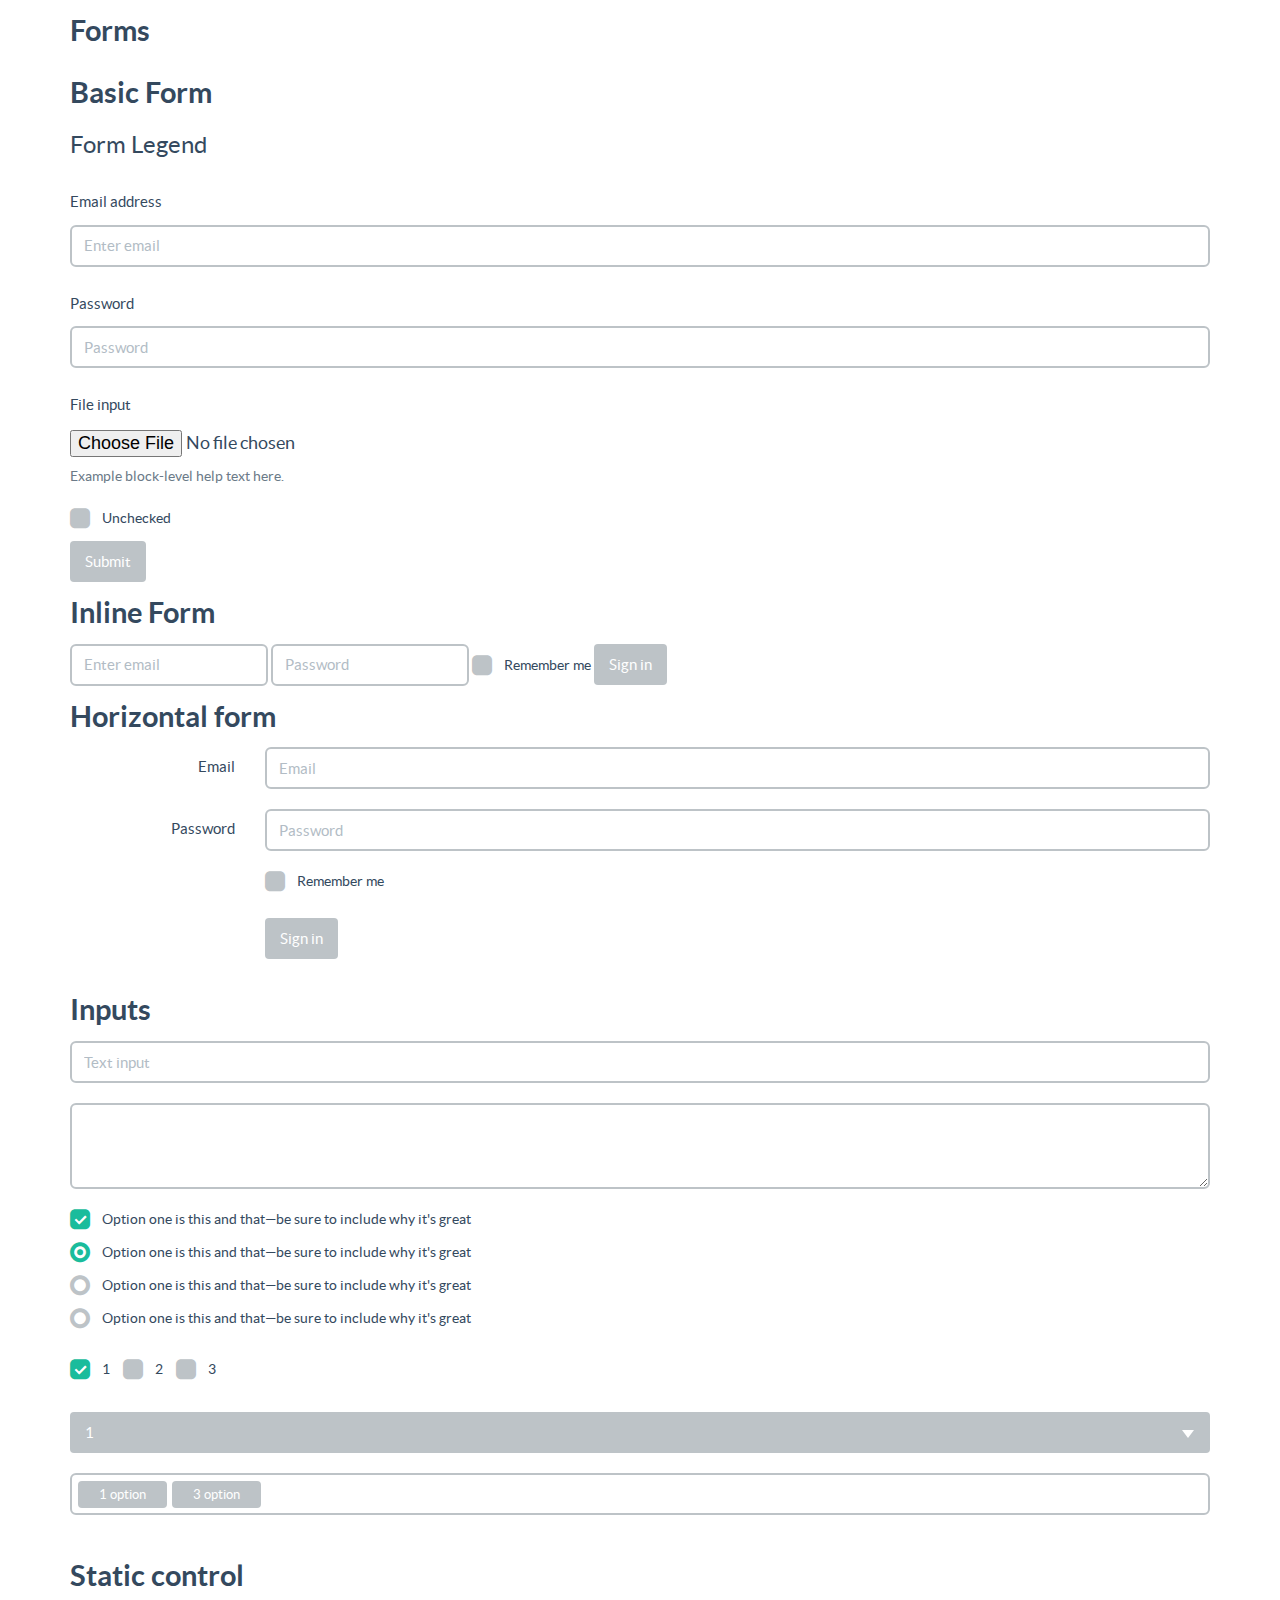
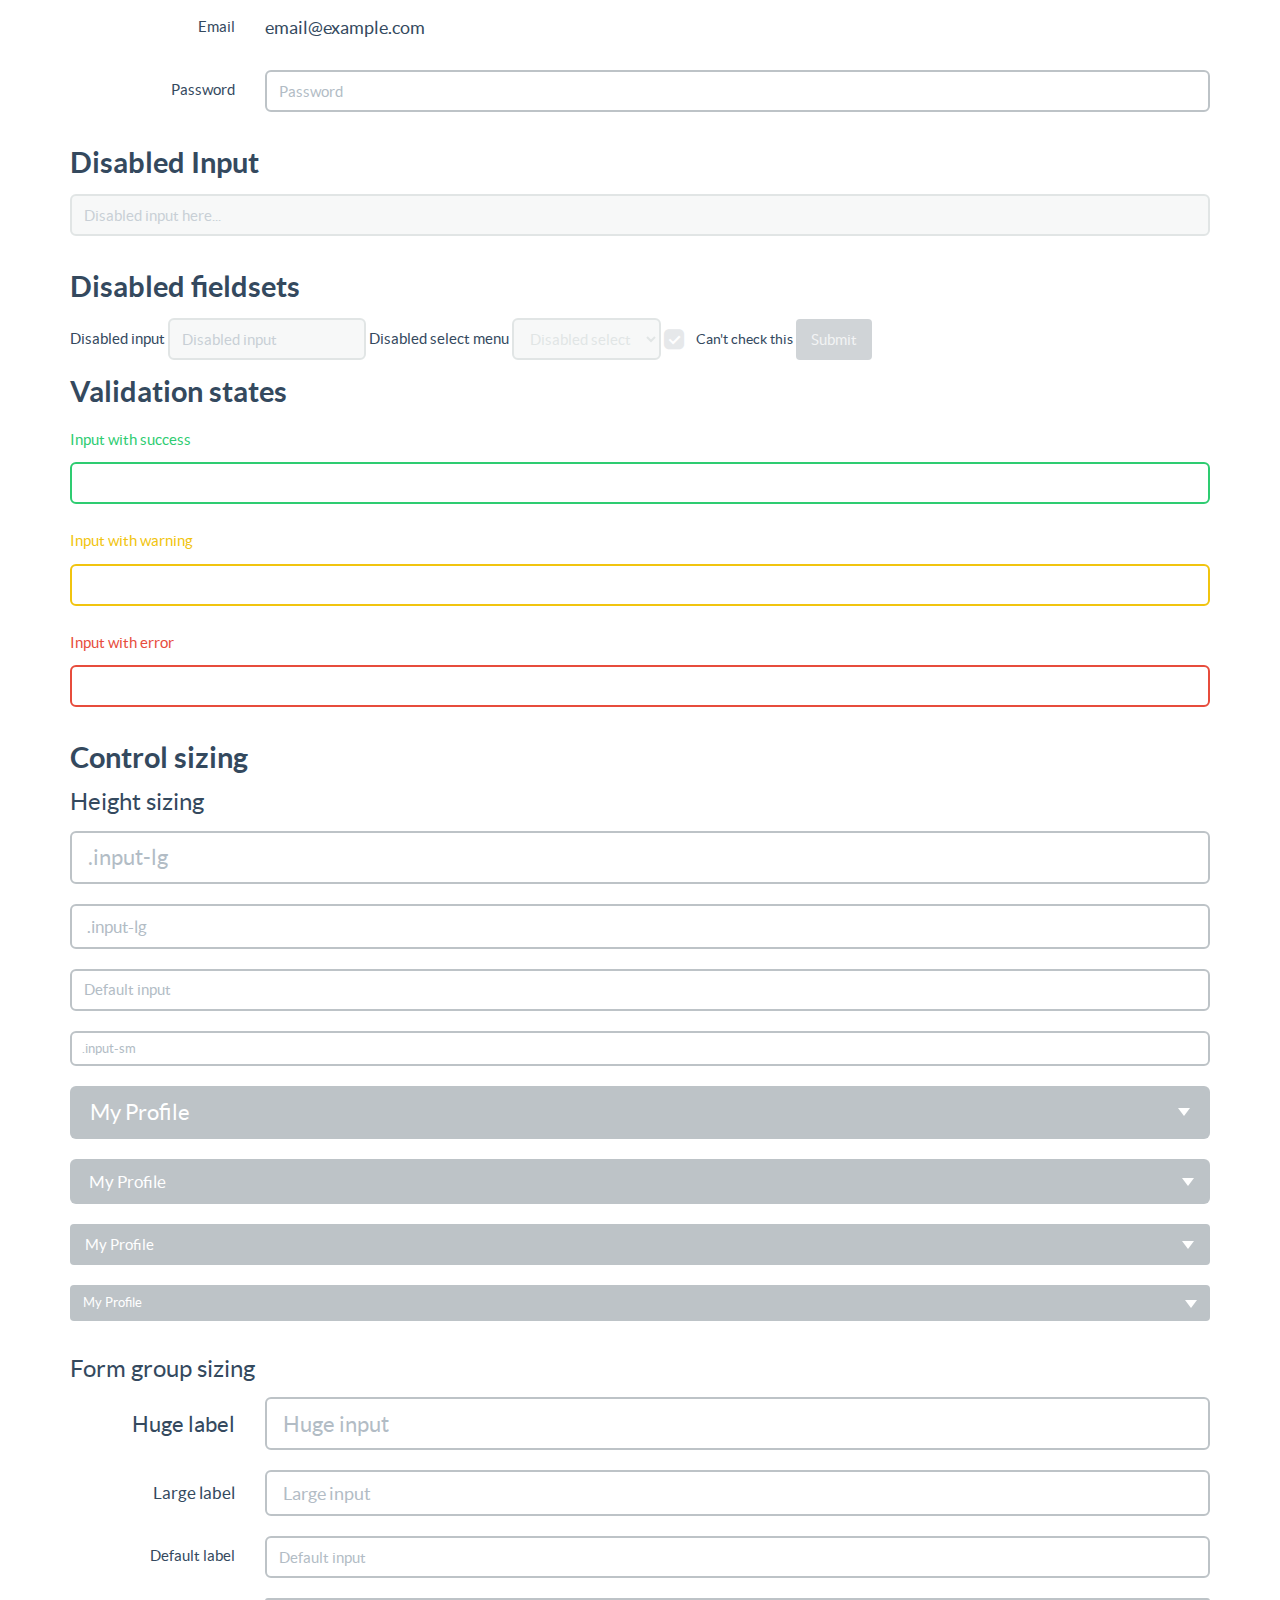
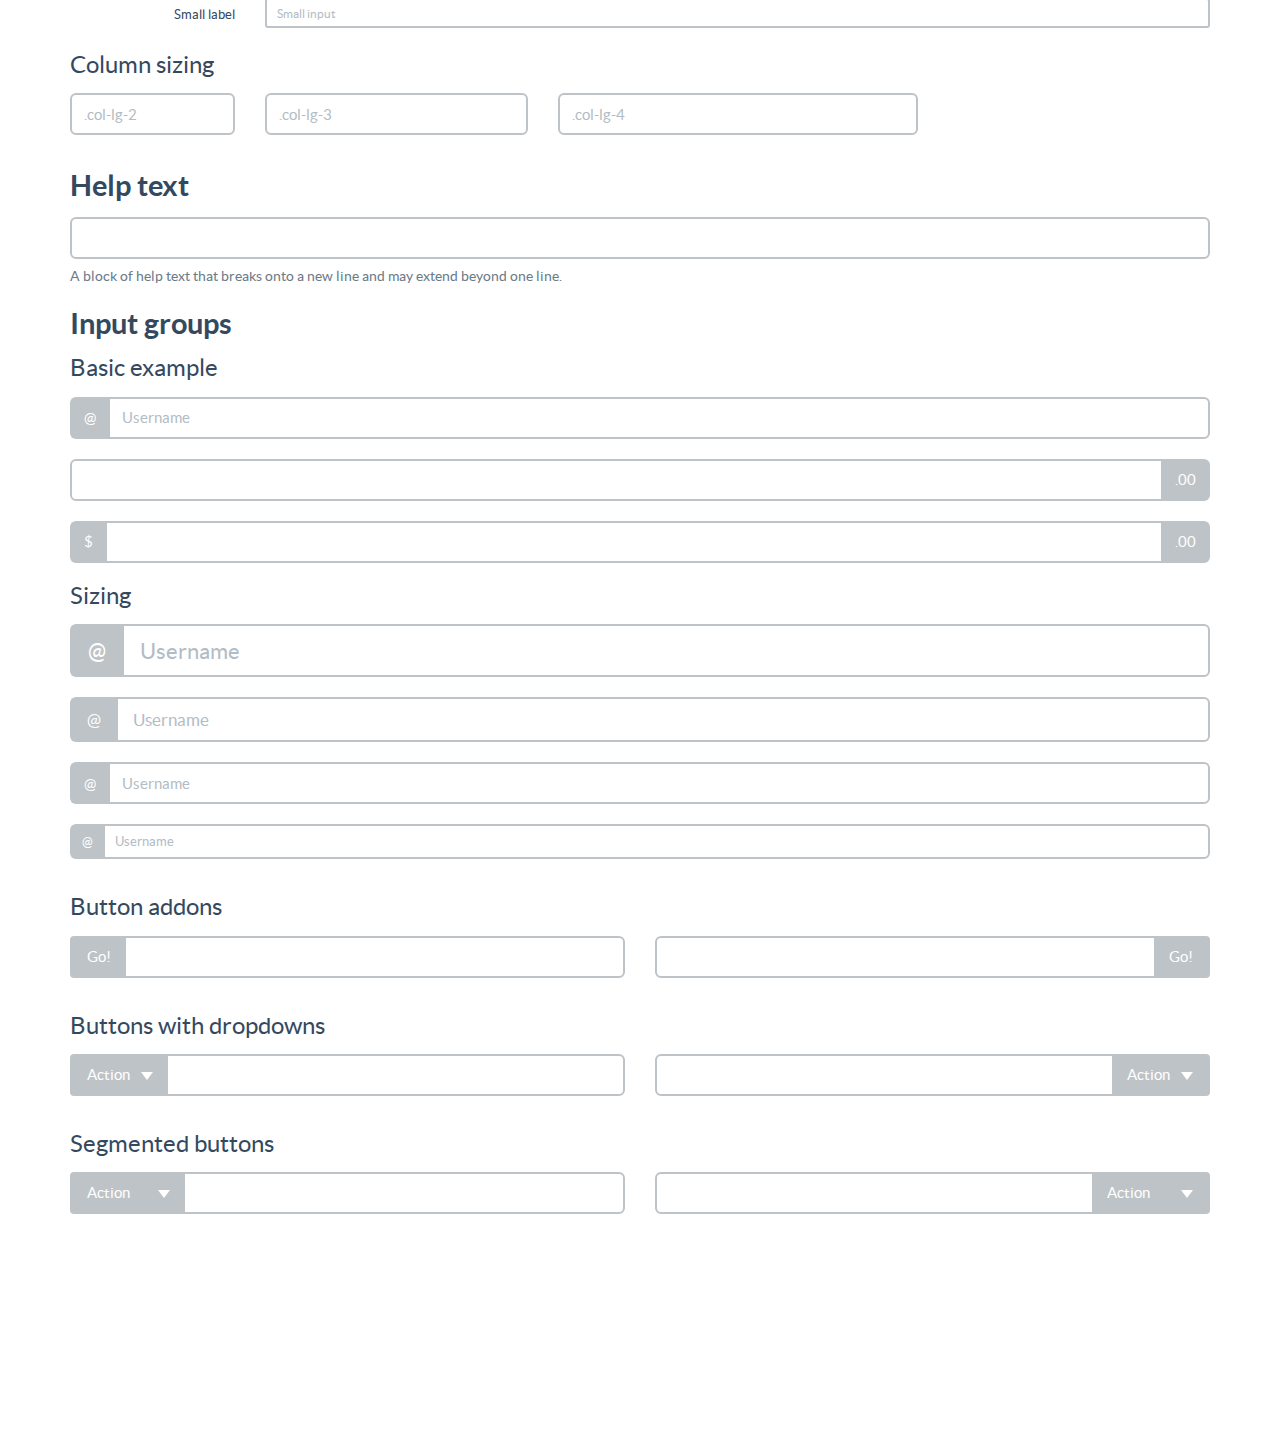
<file: docs/examples/forms.html>
<!DOCTYPE html>
<html lang="en">
  <head>
    <meta charset="utf-8">
    <title>Flat UI Free</title>
    <meta name="viewport" content="width=device-width, initial-scale=1.0">

    <!-- Loading Bootstrap -->
    <link href="../../dist/css/vendor/bootstrap.min.css" rel="stylesheet">

    <!-- Loading Flat UI -->
    <link href="../../dist/css/flat-ui.css" rel="stylesheet">

    <link rel="shortcut icon" href="../../dist/img/favicon.ico">

    <!-- HTML5 shim, for IE6-8 support of HTML5 elements. All other JS at the end of file. -->
    <!--[if lt IE 9]>
      <script src="../../dist/js/vendor/html5shiv.js"></script>
      <script src="../../dist/js/vendor/respond.min.js"></script>
    <![endif]-->
  </head>
  <body>

    <style>
      body {
        padding-bottom: 200px;
      }
    </style>

    <div class="container">
      <h4>Forms</h4>
      <div class="row">
        <div class="col-md-12">
          <h4>Basic Form</h4>
          <form role="form">
            <legend>Form Legend</legend>
            <div class="form-group">
              <label for="exampleInputEmail1">Email address</label>
              <input type="email" class="form-control" id="exampleInputEmail1" placeholder="Enter email">
            </div>
            <div class="form-group">
              <label for="exampleInputPassword1">Password</label>
              <input type="password" class="form-control" id="exampleInputPassword1" placeholder="Password">
            </div>
            <div class="form-group">
              <label for="exampleInputFile">File input</label>
              <input type="file" id="exampleInputFile">
              <p class="help-block">Example block-level help text here.</p>
            </div>
            <label class="checkbox" for="checkbox1">
              <input type="checkbox" data-toggle="checkbox" value="" id="checkbox1" required>
              Unchecked
            </label>
            <button type="submit" class="btn btn-default">Submit</button>
          </form>
        </div><!-- /.col-md-12 -->
      </div><!-- /.row -->
      <div class="row">
        <div class="col-md-12">
          <h4>Inline Form</h4>
          <form class="form-inline" role="form">
            <div class="form-group">
              <label class="sr-only" for="exampleInputEmail2">Email address</label>
              <input type="email" class="form-control" id="exampleInputEmail2" placeholder="Enter email">
            </div>
            <div class="form-group">
              <label class="sr-only" for="exampleInputPassword2">Password</label>
              <input type="password" class="form-control" id="exampleInputPassword2" placeholder="Password">
            </div>
            <div class="form-group">
              <label class="checkbox" for="checkbox2">
                <input type="checkbox" data-toggle="checkbox" value="" id="checkbox2" required>
                Remember me
              </label>
            </div>
            <button type="submit" class="btn btn-default">Sign in</button>
          </form>
        </div><!-- /.col-md-12 -->
      </div><!-- /.row -->
      <div class="row">
        <div class="col-md-12">
          <h4>Horizontal form</h4>
          <form class="form-horizontal" role="form">
            <div class="form-group">
              <label for="inputEmail1" class="col-lg-2 control-label">Email</label>
              <div class="col-lg-10">
                <input type="email" class="form-control" id="inputEmail1" placeholder="Email">
              </div>
            </div>
            <div class="form-group">
              <label for="inputPassword1" class="col-lg-2 control-label">Password</label>
              <div class="col-lg-10">
                <input type="password" class="form-control" id="inputPassword1" placeholder="Password">
              </div>
            </div>
            <div class="form-group">
              <div class="col-lg-offset-2 col-lg-10">
                <label class="checkbox" for="checkbox3">
                  <input type="checkbox" data-toggle="checkbox" value="" id="checkbox3" required>
                  Remember me
                </label>
              </div>
            </div>
            <div class="form-group">
              <div class="col-lg-offset-2 col-lg-10">
                <button type="submit" class="btn btn-default">Sign in</button>
              </div>
            </div>
          </form>
        </div><!-- /.col-md-12 -->
      </div><!-- /.row -->
      <div class="row">
        <div class="col-md-12">
          <h4>Inputs</h4>
          <form action="#" class="form">
            <div class="form-group">
              <input type="text" class="form-control" placeholder="Text input">
            </div>
            <div class="form-group">
              <textarea class="form-control" rows="3"></textarea>
            </div>
            <div class="form-group">
              <label class="checkbox" for="checkbox4">
                <input type="checkbox" data-toggle="checkbox" value="" id="checkbox4" required checked>
                 Option one is this and that&mdash;be sure to include why it's great
              </label>
              <label class="radio" for="radio4a">
                <input type="radio" name="optionsRadios" data-toggle="radio" value="" id="radio4a" required checked>
                 Option one is this and that&mdash;be sure to include why it's great
              </label>
              <label class="radio" for="radio4b">
                <input type="radio" name="optionsRadios" data-toggle="radio" value="" id="radio4b" required>
                 Option one is this and that&mdash;be sure to include why it's great
              </label>
              <label class="radio" for="radio4c">
                <input type="radio" name="optionsRadios" data-toggle="radio" value="" id="radio4c" required>
                 Option one is this and that&mdash;be sure to include why it's great
              </label>
            </div>
            <div class="form-group">
              <label class="checkbox checkbox-inline" for="checkbox5a">
                <input type="checkbox" data-toggle="checkbox" value="" id="checkbox5a" required checked> 1
              </label>
              <label class="checkbox checkbox-inline" for="checkbox5b">
                <input type="checkbox" data-toggle="checkbox" value="" id="checkbox5b" required > 2
              </label>
              <label class="checkbox checkbox-inline" for="checkbox5c">
                <input type="checkbox" data-toggle="checkbox" value="" id="checkbox5c" required > 3
              </label>
            </div>
            <div class="form-group">
              <select data-toggle="select" class="form-control select select-default">
                <option>1</option>
                <option>2</option>
                <option>3</option>
                <option>4</option>
                <option>5</option>
              </select>
            </div>
            <div class="form-group">
              <select data-toggle="select" multiple class="form-control multiselect multiselect-default mrs mbm">
                <option value="0" selected>1 option</option>
                <option value="1">2 option</option>
                <option value="2" selected>3 option</option>
                <option value="3">4 option</option>
                <option value="4">5 option</option>
              </select>
            </div>
          </form>
        </div>
      </div><!-- /.row -->
      <div class="row">
        <div class="col-md-12">
          <h4>Static control</h4>
          <form class="form-horizontal" role="form">
            <div class="form-group">
              <label class="col-lg-2 control-label">Email</label>
              <div class="col-lg-10">
                <p class="form-control-static">email@example.com</p>
              </div>
            </div>
            <div class="form-group">
              <label for="inputPassword" class="col-lg-2 control-label">Password</label>
              <div class="col-lg-10">
                <input type="password" class="form-control" id="inputPassword" placeholder="Password">
              </div>
            </div>
          </form>
        </div>
      </div><!-- /.row -->
      <div class="row">
        <div class="col-md-12">
          <h4>Disabled Input</h4>
          <form action="#" class="form">
            <div class="form-group">
              <input class="form-control" id="disabledInput" type="text" placeholder="Disabled input here..." disabled>
            </div>
          </form>
        </div>
      </div><!-- /.row -->
      <div class="row">
        <div class="col-md-12">
          <h4>Disabled fieldsets</h4>
          <form class="form-inline" role="form">
            <fieldset disabled>
              <div class="form-group">
                <label for="disabledTextInput">Disabled input</label>
                <input type="text" id="disabledTextInput" class="form-control" placeholder="Disabled input">
              </div>
              <div class="form-group">
                <label for="disabledSelect">Disabled select menu</label>
                <select id="disabledSelect" class="form-control">
                  <option>Disabled select</option>
                </select>
              </div>
              <label class="checkbox checkbox-inline" for="checkbox6">
                <input type="checkbox" data-toggle="checkbox" value="" id="checkbox6" required checked> Can't check this
              </label>
              <button type="submit" class="btn btn-primary">Submit</button>
            </fieldset>
          </form>
        </div>
      </div><!-- /.row -->
      <div class="row">
        <div class="col-md-12">
          <h4>Validation states</h4>
          <div class="form-group has-success">
            <label class="control-label" for="inputSuccess">Input with success</label>
            <input type="text" class="form-control" id="inputSuccess">
          </div>
          <div class="form-group has-warning">
            <label class="control-label" for="inputWarning">Input with warning</label>
            <input type="text" class="form-control" id="inputWarning">
          </div>
          <div class="form-group has-error">
            <label class="control-label" for="inputError">Input with error</label>
            <input type="text" class="form-control" id="inputError">
          </div>
        </div>
      </div><!-- /.row -->
      <div class="row">
        <div class="col-md-12">
          <h4>Control sizing</h4>
          <h6>Height sizing</h6>
          <div class="form-group">
            <input class="form-control input-hg" type="text" placeholder=".input-lg">
          </div>
          <div class="form-group">
            <input class="form-control input-lg" type="text" placeholder=".input-lg">
          </div>
          <div class="form-group">
            <input class="form-control" type="text" placeholder="Default input">
          </div>
          <div class="form-group">
            <input class="form-control input-sm" type="text" placeholder=".input-sm">
          </div>

          <div class="form-group">
            <select data-toggle="select" class="form-control select select-default select-hg">
              <optgroup label="Profile">
                <option value="0">My Profile</option>
                <option value="1">My Friends</option>
              </optgroup>
              <optgroup label="System">
                <option value="2">Messages</option>
                <option value="3">My Settings</option>
                <option value="4" class="highlighted">Logout</option>
              </optgroup>
            </select>
          </div>
          <div class="form-group">
            <select data-toggle="select" class="form-control select select-default select-lg">
              <optgroup label="Profile">
                <option value="0">My Profile</option>
                <option value="1">My Friends</option>
              </optgroup>
              <optgroup label="System">
                <option value="2">Messages</option>
                <option value="3">My Settings</option>
                <option value="4" class="highlighted">Logout</option>
              </optgroup>
            </select>
          </div>
          <div class="form-group">
            <select data-toggle="select" class="form-control select select-default">
              <optgroup label="Profile">
                <option value="0">My Profile</option>
                <option value="1">My Friends</option>
              </optgroup>
              <optgroup label="System">
                <option value="2">Messages</option>
                <option value="3">My Settings</option>
                <option value="4" class="highlighted">Logout</option>
              </optgroup>
            </select>
          </div>
          <div class="form-group">
            <select data-toggle="select" class="form-control select select-default select-sm">
              <optgroup label="Profile">
                <option value="0">My Profile</option>
                <option value="1">My Friends</option>
              </optgroup>
              <optgroup label="System">
                <option value="2">Messages</option>
                <option value="3">My Settings</option>
                <option value="4" class="highlighted">Logout</option>
              </optgroup>
            </select>
          </div>
        </div>
      </div>
      <h6>Form group sizing</h6>
      <form class="form-horizontal" role="form">
        <div class="form-group form-group-hg">
          <label class="col-sm-2 control-label" for="formGroupInputHuge">Huge label</label>
          <div class="col-sm-10">
            <input class="form-control" type="text" id="formGroupInputHuge" placeholder="Huge input">
          </div>
        </div>
        <div class="form-group form-group-lg">
          <label class="col-sm-2 control-label" for="formGroupInputLarge">Large label</label>
          <div class="col-sm-10">
            <input class="form-control" type="text" id="formGroupInputLarge" placeholder="Large input">
          </div>
        </div>
        <div class="form-group">
          <label class="col-sm-2 control-label" for="formGroupInputDefault">Default label</label>
          <div class="col-sm-10">
            <input class="form-control" type="text" id="formGroupInputDefault" placeholder="Default input">
          </div>
        </div>
        <div class="form-group form-group-sm">
          <label class="col-sm-2 control-label" for="formGroupInputSmall">Small label</label>
          <div class="col-sm-10">
            <input class="form-control" type="text" id="formGroupInputSmall" placeholder="Small input">
          </div>
        </div>
      </form>
      <h6>Column sizing</h6>
      <div class="row">
        <div class="col-lg-2">
          <div class="form-group">
            <input type="text" class="form-control" placeholder=".col-lg-2">
          </div><!-- /.form-group -->
        </div>
        <div class="col-lg-3">
          <div class="form-group">
            <input type="text" class="form-control" placeholder=".col-lg-3">
          </div><!-- /.form-group -->
        </div>
        <div class="col-lg-4">
          <div class="form-group">
            <input type="text" class="form-control" placeholder=".col-lg-4">
          </div><!-- /.form-group -->
        </div>
      </div>
      <div class="row">
        <div class="col-md-12">
          <h4>Help text</h4>
          <form class="form">
            <input type="text" class="form-control">
            <span class="help-block">A block of help text that breaks onto a new line and may extend beyond one line.</span>
          </form>
        </div>
      </div>
      <div class="row">
        <div class="col-md-12">
          <h4>Input groups</h4>
          <h6>Basic example</h6>
          <div class="form-group">
            <div class="input-group">
              <span class="input-group-addon">@</span>
              <input type="text" class="form-control" placeholder="Username">
            </div>
          </div>
          <div class="form-group">
            <div class="input-group">
              <input type="text" class="form-control">
              <span class="input-group-addon">.00</span>
            </div>
          </div>
          <div class="form-group">
            <div class="input-group">
              <span class="input-group-addon">$</span>
              <input type="text" class="form-control">
              <span class="input-group-addon">.00</span>
            </div>
          </div>
          <h6>Sizing</h6>
          <div class="form-group">
            <div class="input-group input-group-hg">
              <span class="input-group-addon">@</span>
              <input type="text" class="form-control input-hg" placeholder="Username">
            </div>
          </div>
          <div class="form-group">
            <div class="input-group input-group-lg">
              <span class="input-group-addon">@</span>
              <input type="text" class="form-control input-lg" placeholder="Username">
            </div>
          </div>

          <div class="form-group">
            <div class="input-group">
              <span class="input-group-addon">@</span>
              <input type="text" class="form-control" placeholder="Username">
            </div>
          </div>

          <div class="form-group">
            <div class="input-group input-group-sm">
              <span class="input-group-addon">@</span>
              <input type="text" class="form-control" placeholder="Username">
            </div>
          </div>

        </div>
      </div><!-- /.row -->
      <h6>Button addons</h6>
      <div class="row">
        <div class="col-lg-6">
          <div class="form-group">
            <div class="input-group">
              <span class="input-group-btn">
                <button class="btn btn-default" type="button">Go!</button>
              </span>
              <input type="text" class="form-control">
            </div><!-- /input-group -->
          </div>
        </div><!-- /.col-lg-6 -->
        <div class="col-lg-6">
          <div class="form-group">
            <div class="input-group">
              <input type="text" class="form-control">
              <span class="input-group-btn">
                <button class="btn btn-default" type="button">Go!</button>
              </span>
            </div><!-- /input-group -->
          </div><!-- /.form-group -->
        </div><!-- /.col-lg-6 -->
      </div><!-- /.row -->
      <h6>Buttons with dropdowns</h6>
      <div class="row">
        <div class="col-lg-6">
          <div class="form-group">
            <div class="input-group">
              <div class="input-group-btn">
                <button type="button" class="btn btn-default dropdown-toggle" data-toggle="dropdown">Action <span class="caret"></span></button>
                <ul class="dropdown-menu">
                  <li><a href="#">Action</a></li>
                  <li><a href="#">Another action</a></li>
                  <li><a href="#">Something else here</a></li>
                  <li class="divider"></li>
                  <li><a href="#">Separated link</a></li>
                </ul>
              </div><!-- /btn-group -->
              <input type="text" class="form-control">
            </div><!-- /input-group -->
          </div><!-- /.form-group -->
        </div><!-- /.col-lg-6 -->
        <div class="col-lg-6">
          <div class="form-group">
            <div class="input-group">
              <input type="text" class="form-control">
              <div class="input-group-btn">
                <button type="button" class="btn btn-default dropdown-toggle" data-toggle="dropdown">Action <span class="caret"></span></button>
                <ul class="dropdown-menu pull-right">
                  <li><a href="#">Action</a></li>
                  <li><a href="#">Another action</a></li>
                  <li><a href="#">Something else here</a></li>
                  <li class="divider"></li>
                  <li><a href="#">Separated link</a></li>
                </ul>
              </div><!-- /btn-group -->
            </div><!-- /input-group -->
          </div><!-- /.form-group -->
        </div><!-- /.col-lg-6 -->
      </div><!-- /.row -->
      <h6>Segmented buttons</h6>
      <div class="row">
        <div class="col-lg-6">
          <div class="form-group">
            <div class="input-group">
              <div class="input-group-btn">
                <button tabindex="-1" class="btn btn-default" type="button">Action</button>
                <button tabindex="-1" data-toggle="dropdown" class="btn btn-default dropdown-toggle" type="button">
                  <span class="caret"></span>
                </button>
                <ul role="menu" class="dropdown-menu">
                  <li><a href="#">Action</a></li>
                  <li><a href="#">Another action</a></li>
                  <li><a href="#">Something else here</a></li>
                  <li class="divider"></li>
                  <li><a href="#">Separated link</a></li>
                </ul>
              </div>
              <input type="text" class="form-control">
            </div><!-- /.input-group -->
          </div><!-- /.form-group -->
        </div><!-- /.col-lg-6 -->
        <div class="col-lg-6">
          <div class="form-group">
            <div class="input-group">
              <input type="text" class="form-control">
              <div class="input-group-btn">
                <button tabindex="-1" class="btn btn-default" type="button">Action</button>
                <button tabindex="-1" data-toggle="dropdown" class="btn btn-default dropdown-toggle" type="button">
                  <span class="caret"></span>
                </button>
                <ul role="menu" class="dropdown-menu pull-right">
                  <li><a href="#">Action</a></li>
                  <li><a href="#">Another action</a></li>
                  <li><a href="#">Something else here</a></li>
                  <li class="divider"></li>
                  <li><a href="#">Separated link</a></li>
                </ul>
              </div>
            </div><!-- /.input-group -->
          </div><!-- /.form-group -->
        </div><!-- /.col-lg-6 -->
      </div><!-- /.row -->
    </div><!-- /.container -->

    <!-- jQuery (necessary for Bootstrap's JavaScript plugins) -->
    <script src="../../dist/js/vendor/jquery.min.js"></script>
    <!-- Include all compiled plugins (below), or include individual files as needed -->
    <script src="../../dist/js/flat-ui.min.js"></script>

    <script src="../assets/js/application.js"></script>

  </body>
</html>
</file>
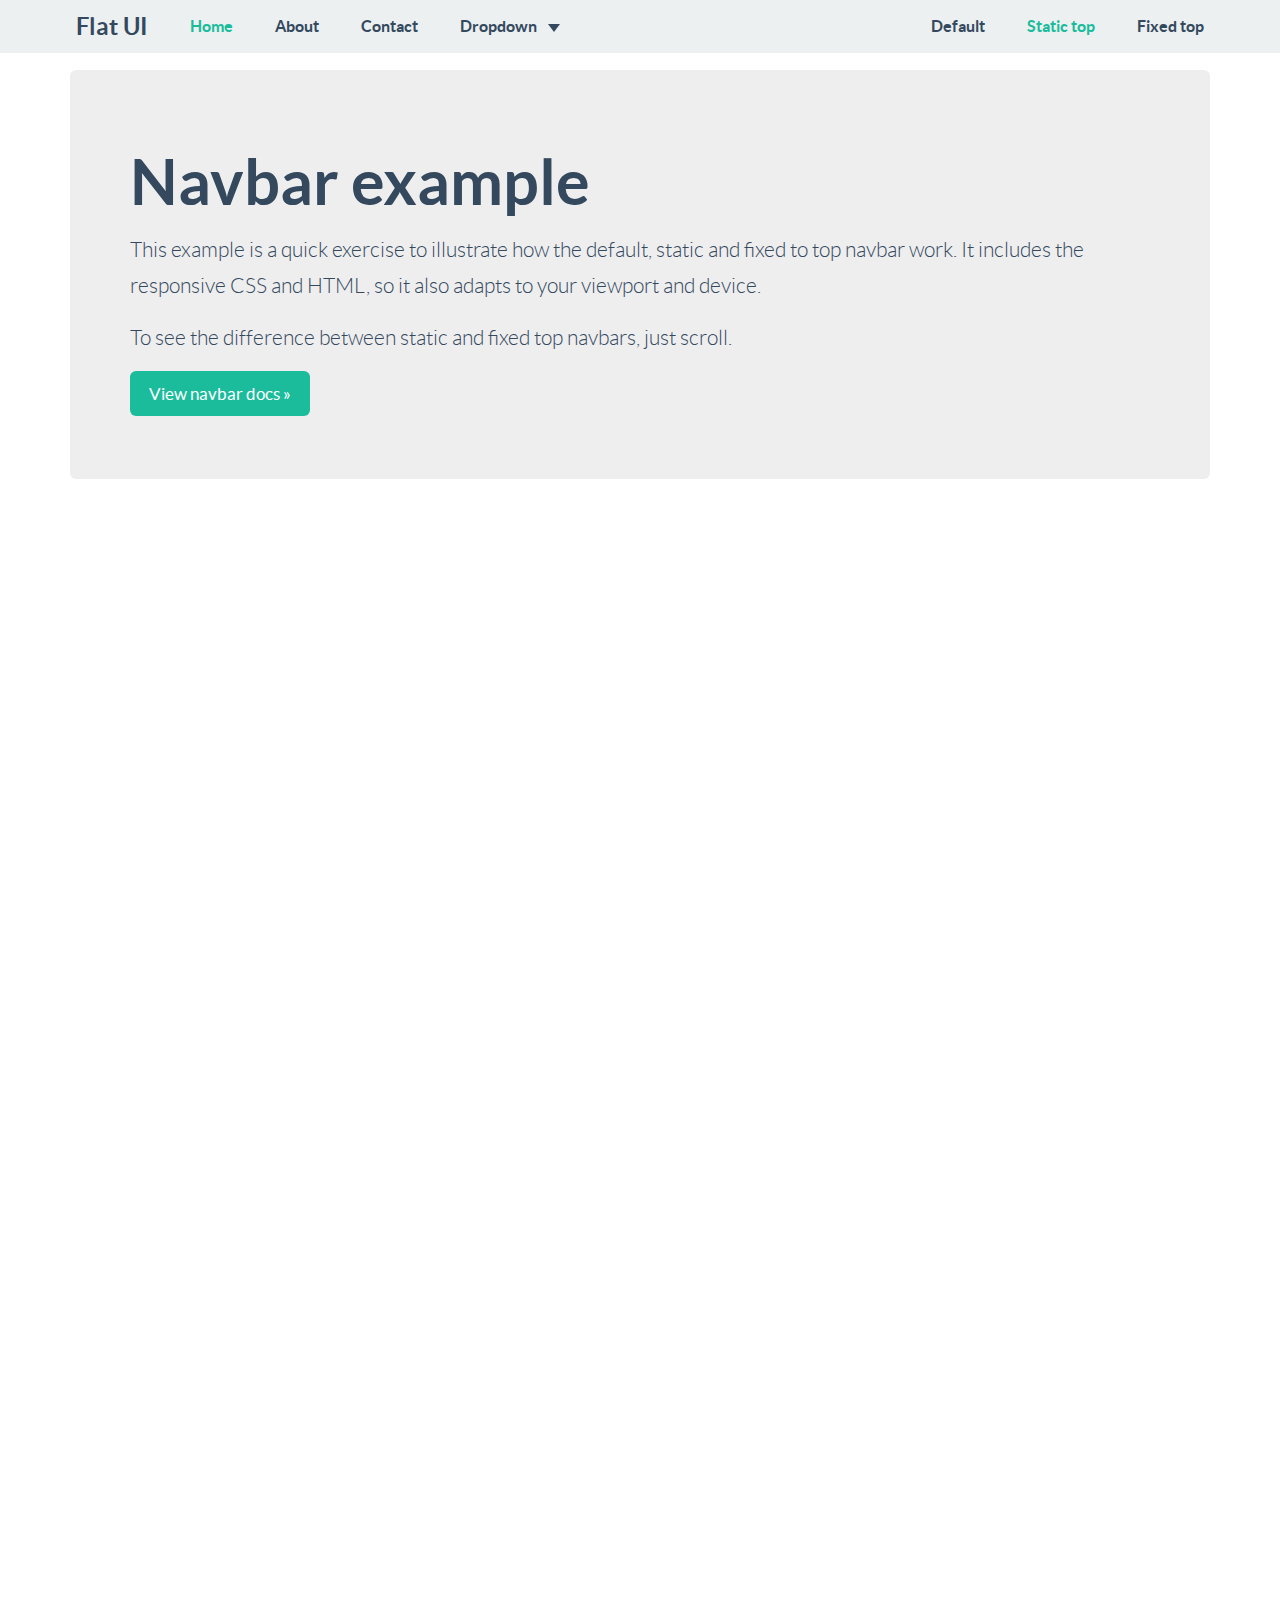
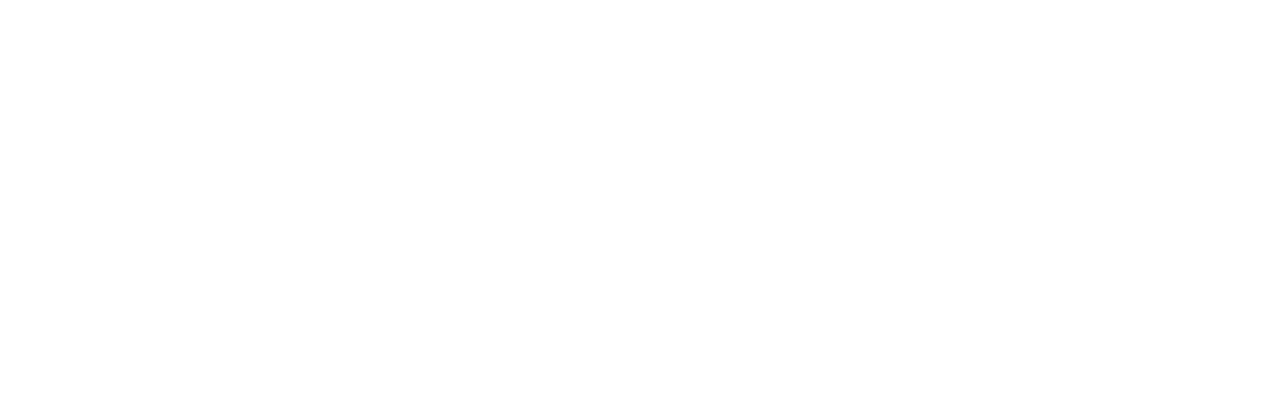
<file: docs/examples/navbar-fixed-top.html>
<!DOCTYPE html>
<html lang="en">
  <head>
    <meta charset="utf-8">
    <title>Flat UI Free</title>
    <meta name="viewport" content="width=device-width, initial-scale=1.0">

    <!-- Loading Bootstrap -->
    <link href="../../dist/css/vendor/bootstrap.min.css" rel="stylesheet">

    <!-- Loading Flat UI -->
    <link href="../../dist/css/flat-ui.css" rel="stylesheet">

    <link rel="shortcut icon" href="../../dist/img/favicon.ico">

    <!-- HTML5 shim, for IE6-8 support of HTML5 elements. All other JS at the end of file. -->
    <!--[if lt IE 9]>
      <script src="../../dist/js/vendor/html5shiv.js"></script>
      <script src="../../dist/js/vendor/respond.min.js"></script>
    <![endif]-->
  </head>
  <body>
    <style>
      body {
        min-height: 2000px;
        padding-top: 70px;
      }
    </style>

    <!-- Static navbar -->
    <div class="navbar navbar-default navbar-fixed-top" role="navigation">
      <div class="container">
        <div class="navbar-header">
          <button type="button" class="navbar-toggle" data-toggle="collapse" data-target=".navbar-collapse">
            <span class="sr-only">Toggle navigation</span>
          </button>
          <a class="navbar-brand" href="#">Flat UI</a>
        </div>
        <div class="navbar-collapse collapse">
          <ul class="nav navbar-nav">
            <li class="active"><a href="#">Home</a></li>
            <li><a href="#about">About</a></li>
            <li><a href="#contact">Contact</a></li>
            <li class="dropdown">
              <a href="#" class="dropdown-toggle" data-toggle="dropdown">Dropdown <b class="caret"></b></a>
              <ul class="dropdown-menu">
                <li><a href="#">Action</a></li>
                <li><a href="#">Another action</a></li>
                <li><a href="#">Something else here</a></li>
                <li class="divider"></li>
                <li class="dropdown-header">Nav header</li>
                <li><a href="#">Separated link</a></li>
                <li><a href="#">One more separated link</a></li>
              </ul>
            </li>
          </ul>
          <ul class="nav navbar-nav navbar-right">
            <li><a href="../navbar/">Default</a></li>
            <li class="active"><a href="./">Static top</a></li>
            <li><a href="../navbar-fixed-top/">Fixed top</a></li>
          </ul>
        </div><!--/.nav-collapse -->
      </div>
    </div>


    <div class="container">

      <!-- Main component for a primary marketing message or call to action -->
      <div class="jumbotron">
        <h1>Navbar example</h1>
        <p>This example is a quick exercise to illustrate how the default, static and fixed to top navbar work. It includes the responsive CSS and HTML, so it also adapts to your viewport and device.</p>
        <p>To see the difference between static and fixed top navbars, just scroll.</p>
        <p>
          <a class="btn btn-lg btn-primary" href="../../components/#navbar" role="button">View navbar docs &raquo;</a>
        </p>
      </div>

    </div> <!-- /container -->

    <!-- jQuery (necessary for Bootstrap's JavaScript plugins) -->
    <script src="../../dist/js/vendor/jquery.min.js"></script>
    <!-- Include all compiled plugins (below), or include individual files as needed -->
    <script src="../../dist/js/flat-ui.min.js"></script>

    <script src="../assets/js/application.js"></script>

  </body>
</html>
</file>
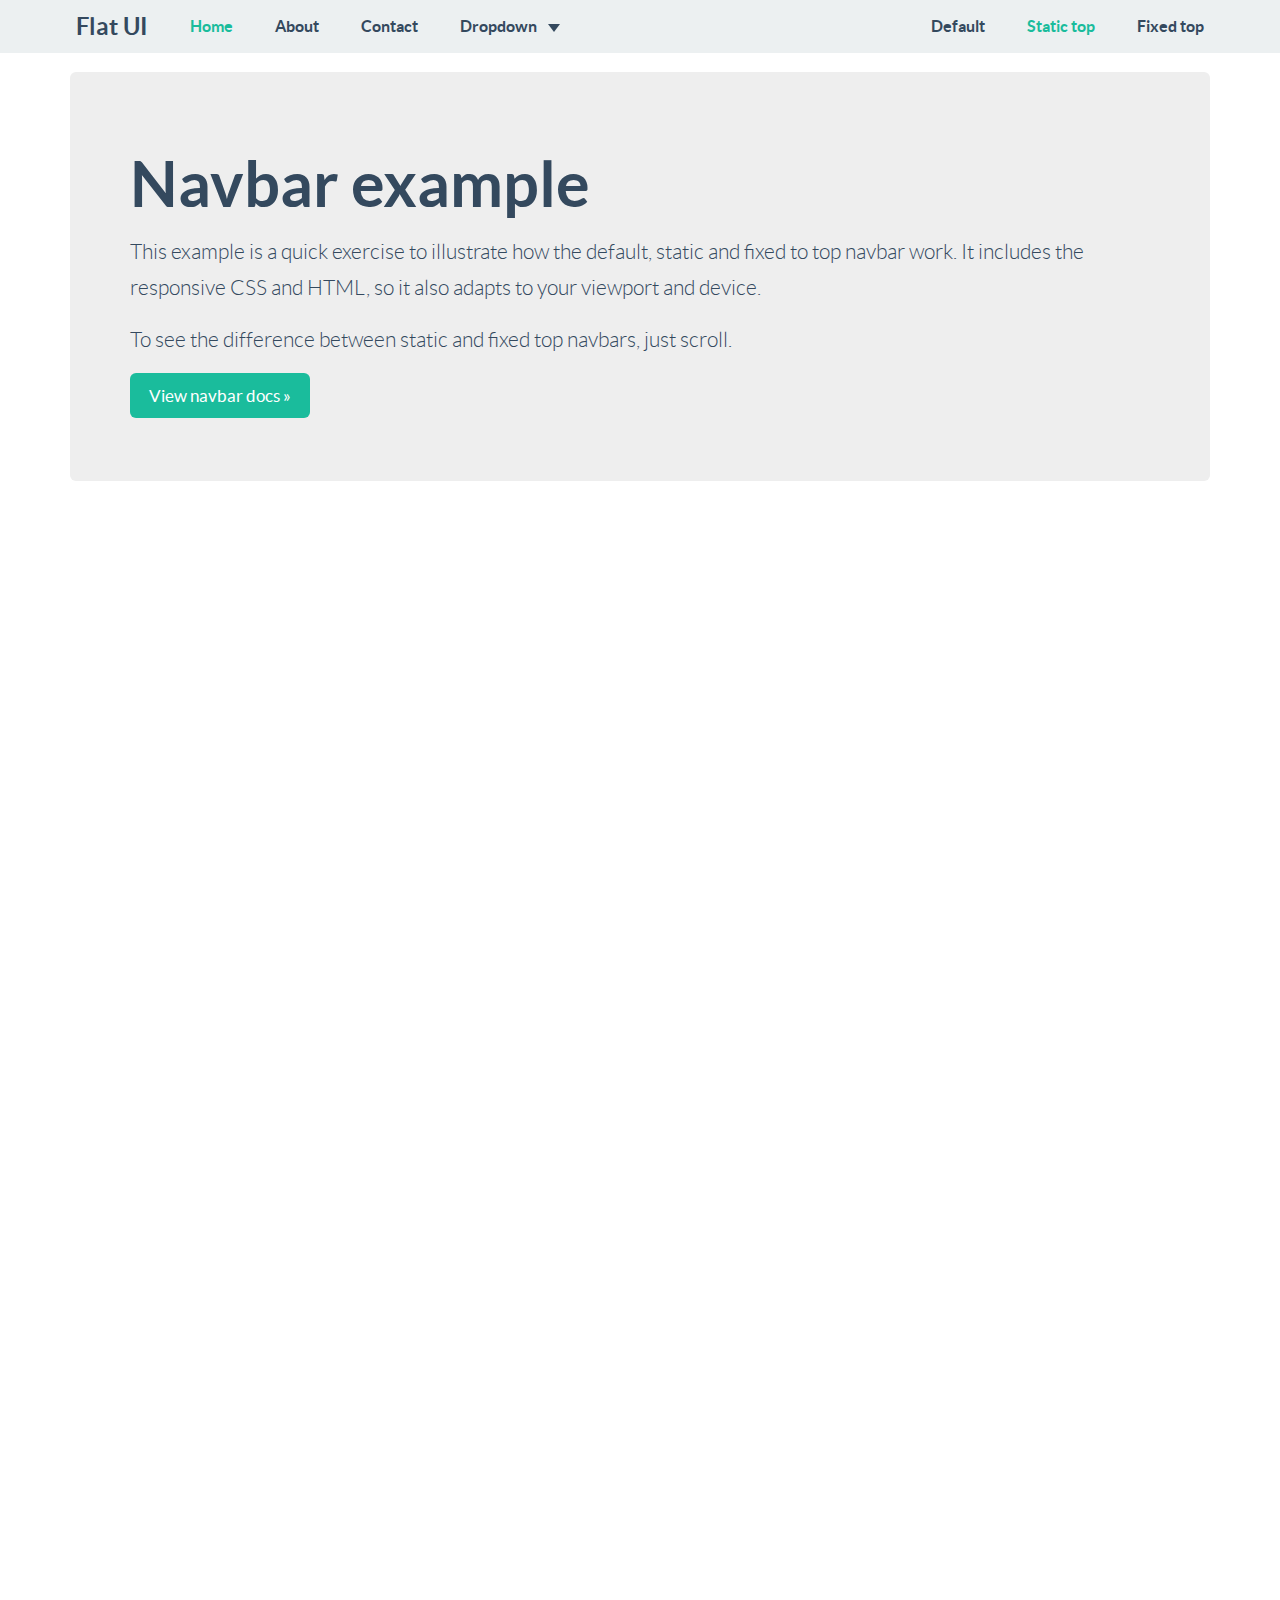
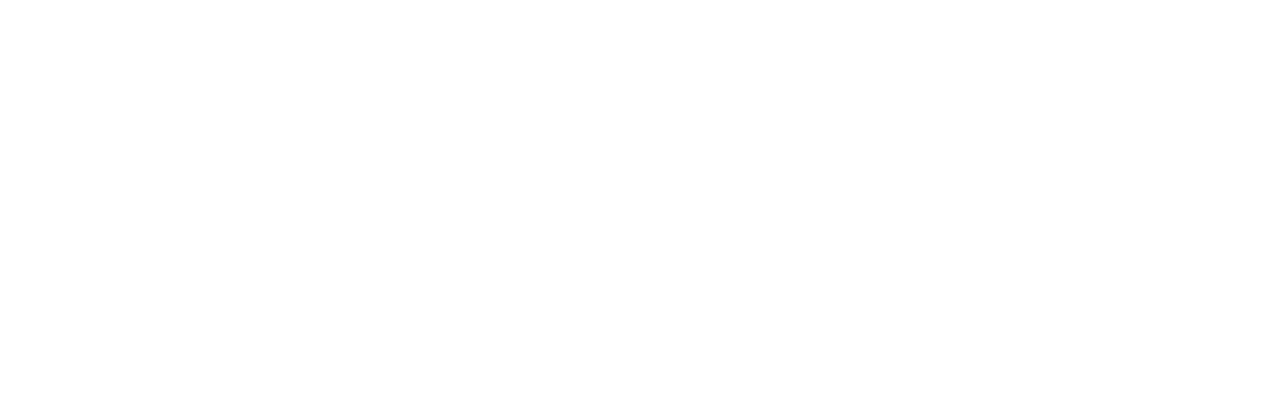
<file: docs/examples/navbar-static-top.html>
<!DOCTYPE html>
<html lang="en">
  <head>
    <meta charset="utf-8">
    <title>Flat UI Free</title>
    <meta name="viewport" content="width=device-width, initial-scale=1.0">

    <!-- Loading Bootstrap -->
    <link href="../../dist/css/vendor/bootstrap.min.css" rel="stylesheet">

    <!-- Loading Flat UI -->
    <link href="../../dist/css/flat-ui.css" rel="stylesheet">

    <link rel="shortcut icon" href="../../dist/img/favicon.ico">

    <!-- HTML5 shim, for IE6-8 support of HTML5 elements. All other JS at the end of file. -->
    <!--[if lt IE 9]>
      <script src="../../dist/js/vendor/html5shiv.js"></script>
      <script src="../../dist/js/vendor/respond.min.js"></script>
    <![endif]-->
  </head>
  <body>
    <style>
      body {
        min-height: 2000px;
      }

      .navbar-static-top {
        margin-bottom: 19px;
      }
    </style>

    <!-- Static navbar -->
    <div class="navbar navbar-default navbar-static-top" role="navigation">
      <div class="container">
        <div class="navbar-header">
          <button type="button" class="navbar-toggle" data-toggle="collapse" data-target=".navbar-collapse">
            <span class="sr-only">Toggle navigation</span>
          </button>
          <a class="navbar-brand" href="#">Flat UI</a>
        </div>
        <div class="navbar-collapse collapse">
          <ul class="nav navbar-nav">
            <li class="active"><a href="#">Home</a></li>
            <li><a href="#about">About</a></li>
            <li><a href="#contact">Contact</a></li>
            <li class="dropdown">
              <a href="#" class="dropdown-toggle" data-toggle="dropdown">Dropdown <b class="caret"></b></a>
              <ul class="dropdown-menu">
                <li><a href="#">Action</a></li>
                <li><a href="#">Another action</a></li>
                <li><a href="#">Something else here</a></li>
                <li class="divider"></li>
                <li class="dropdown-header">Nav header</li>
                <li><a href="#">Separated link</a></li>
                <li><a href="#">One more separated link</a></li>
              </ul>
            </li>
          </ul>
          <ul class="nav navbar-nav navbar-right">
            <li><a href="../navbar/">Default</a></li>
            <li class="active"><a href="./">Static top</a></li>
            <li><a href="../navbar-fixed-top/">Fixed top</a></li>
          </ul>
        </div><!--/.nav-collapse -->
      </div>
    </div>


    <div class="container">

      <!-- Main component for a primary marketing message or call to action -->
      <div class="jumbotron">
        <h1>Navbar example</h1>
        <p>This example is a quick exercise to illustrate how the default, static and fixed to top navbar work. It includes the responsive CSS and HTML, so it also adapts to your viewport and device.</p>
        <p>To see the difference between static and fixed top navbars, just scroll.</p>
        <p>
          <a class="btn btn-lg btn-primary" href="../../components/#navbar" role="button">View navbar docs &raquo;</a>
        </p>
      </div>

    </div> <!-- /container -->

    <!-- jQuery (necessary for Bootstrap's JavaScript plugins) -->
    <script src="../../dist/js/vendor/jquery.min.js"></script>
    <!-- Include all compiled plugins (below), or include individual files as needed -->
    <script src="../../dist/js/flat-ui.min.js"></script>

    <script src="../assets/js/application.js"></script>

  </body>
</html>
</file>
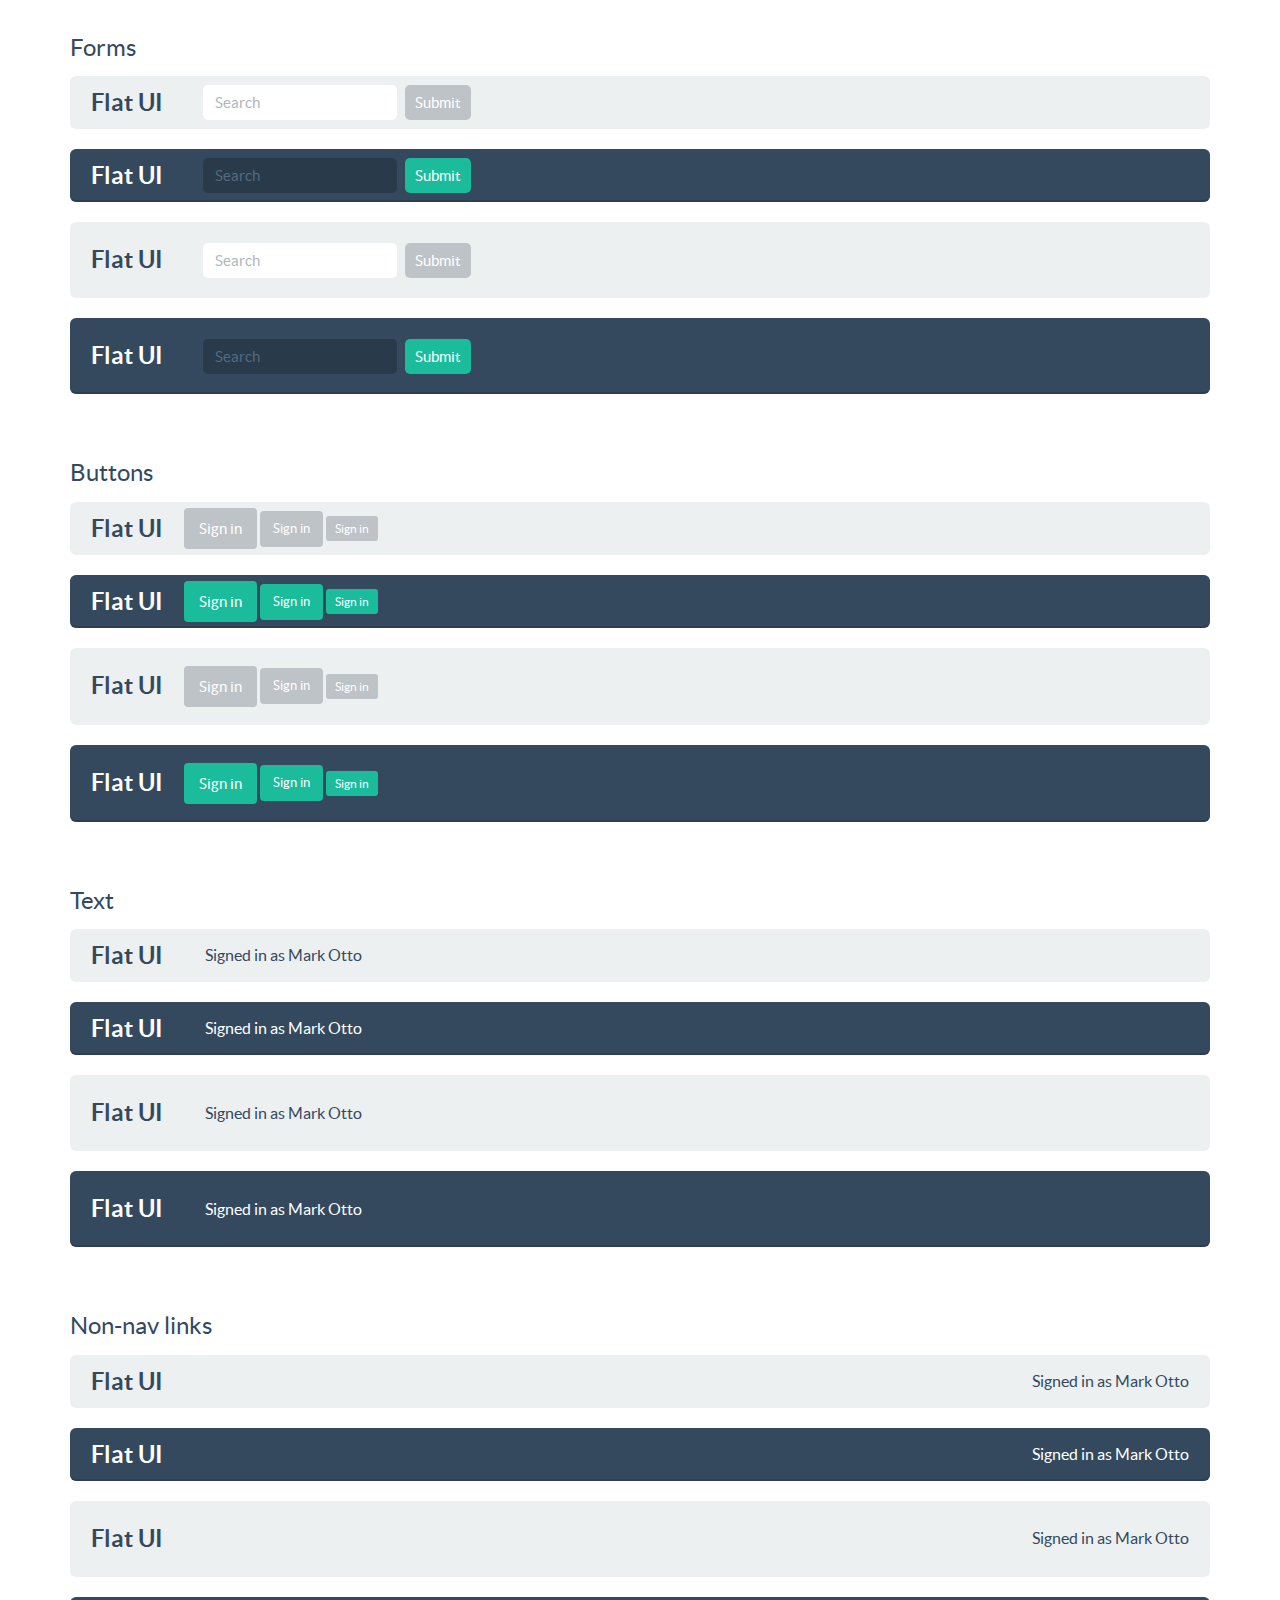
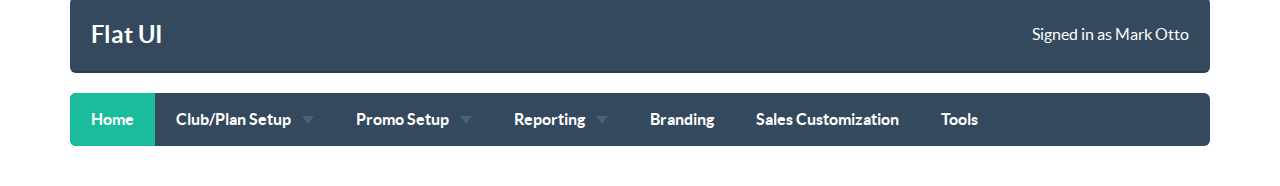
<file: docs/examples/navbars-with-elements.html>
<!DOCTYPE html>
<html lang="en">
  <head>
    <meta charset="utf-8">
    <title>Flat UI Free</title>
    <meta name="viewport" content="width=device-width, initial-scale=1.0">

    <!-- Loading Bootstrap -->
    <link href="../../dist/css/vendor/bootstrap.min.css" rel="stylesheet">

    <!-- Loading Flat UI -->
    <link href="../../dist/css/flat-ui.css" rel="stylesheet">

    <link rel="shortcut icon" href="../../dist/img/favicon.ico">

    <!-- HTML5 shim, for IE6-8 support of HTML5 elements. All other JS at the end of file. -->
    <!--[if lt IE 9]>
      <script src="../../dist/js/vendor/html5shiv.js"></script>
      <script src="../../dist/js/vendor/respond.min.js"></script>
    <![endif]-->
  </head>
  <body>
    <style>
      body {
          padding-bottom: 20px;
          padding-top: 20px;
      }
      .navbar {
          margin-bottom: 20px;
      }
    </style>
    <div class="container">
      <h6>Forms</h6>
      <nav role="navigation" class="navbar navbar-default">
        <div class="navbar-header">
          <button data-target="#bs-example-navbar-collapse-2" data-toggle="collapse" class="navbar-toggle" type="button">
            <span class="sr-only">Toggle navigation</span>
            <span class="icon-bar"></span>
            <span class="icon-bar"></span>
            <span class="icon-bar"></span>
          </button>
          <a href="#" class="navbar-brand">Flat UI</a>
        </div>
        <div id="bs-example-navbar-collapse-2" class="collapse navbar-collapse">
          <form role="search" class="navbar-form navbar-left">
            <div class="form-group">
              <input type="text" placeholder="Search" class="form-control">
            </div>
            <button class="btn btn-default" type="submit">Submit</button>
          </form>
        </div>
      </nav>
      <nav role="navigation" class="navbar navbar-inverse navbar-embossed">
        <div class="navbar-header">
          <button data-target="#bs-example-navbar-collapse-3" data-toggle="collapse" class="navbar-toggle" type="button">
            <span class="sr-only">Toggle navigation</span>
            <span class="icon-bar"></span>
            <span class="icon-bar"></span>
            <span class="icon-bar"></span>
          </button>
          <a href="#" class="navbar-brand">Flat UI</a>
        </div>
        <div id="bs-example-navbar-collapse-3" class="collapse navbar-collapse">
          <form role="search" class="navbar-form navbar-left">
            <div class="form-group">
              <input type="text" placeholder="Search" class="form-control">
            </div>
            <button class="btn btn-default" type="submit">Submit</button>
          </form>
        </div>
      </nav>
      <nav role="navigation" class="navbar navbar-default navbar-lg">
        <div class="navbar-header">
          <button data-target="#bs-example-navbar-collapse-4" data-toggle="collapse" class="navbar-toggle" type="button">
            <span class="sr-only">Toggle navigation</span>
            <span class="icon-bar"></span>
            <span class="icon-bar"></span>
            <span class="icon-bar"></span>
          </button>
          <a href="#" class="navbar-brand">Flat UI</a>
        </div>
        <div id="bs-example-navbar-collapse-4" class="collapse navbar-collapse">
          <form role="search" class="navbar-form navbar-left">
            <div class="form-group">
              <input type="text" placeholder="Search" class="form-control">
            </div>
            <button class="btn btn-default" type="submit">Submit</button>
          </form>
        </div>
      </nav>
      <nav role="navigation" class="navbar navbar-inverse navbar-embossed navbar-lg">
        <div class="navbar-header">
          <button data-target="#bs-example-navbar-collapse-5" data-toggle="collapse" class="navbar-toggle" type="button">
            <span class="sr-only">Toggle navigation</span>
            <span class="icon-bar"></span>
            <span class="icon-bar"></span>
            <span class="icon-bar"></span>
          </button>
          <a href="#" class="navbar-brand">Flat UI</a>
        </div>
        <div id="bs-example-navbar-collapse-5" class="collapse navbar-collapse">
          <form role="search" class="navbar-form navbar-left">
            <div class="form-group">
              <input type="text" placeholder="Search" class="form-control">
            </div>
            <button class="btn btn-default" type="submit">Submit</button>
          </form>
        </div>
      </nav>
      <br>
      <h6>Buttons</h6>
      <nav role="navigation" class="navbar navbar-default">
        <div class="navbar-header">
          <button data-target="#bs-example-navbar-collapse-6" data-toggle="collapse" class="navbar-toggle" type="button">
            <span class="sr-only">Toggle navigation</span>
            <span class="icon-bar"></span>
            <span class="icon-bar"></span>
            <span class="icon-bar"></span>
          </button>
          <a href="#" class="navbar-brand">Flat UI</a>
        </div>
        <div id="bs-example-navbar-collapse-6" class="collapse navbar-collapse">
          <button class="btn btn-default navbar-btn" type="button">Sign in</button>
          <button class="btn btn-default navbar-btn btn-sm" type="button">Sign in</button>
          <button class="btn btn-default navbar-btn btn-xs" type="button">Sign in</button>
        </div>
      </nav>
      <nav role="navigation" class="navbar navbar-inverse navbar-embossed">
        <div class="navbar-header">
          <button data-target="#bs-example-navbar-collapse-7" data-toggle="collapse" class="navbar-toggle" type="button">
            <span class="sr-only">Toggle navigation</span>
            <span class="icon-bar"></span>
            <span class="icon-bar"></span>
            <span class="icon-bar"></span>
          </button>
          <a href="#" class="navbar-brand">Flat UI</a>
        </div>
        <div id="bs-example-navbar-collapse-7" class="collapse navbar-collapse">
          <button class="btn btn-default navbar-btn" type="button">Sign in</button>
          <button class="btn btn-default navbar-btn btn-sm" type="button">Sign in</button>
          <button class="btn btn-default navbar-btn btn-xs" type="button">Sign in</button>
        </div>
      </nav>
      <nav role="navigation" class="navbar navbar-default navbar-lg">
        <div class="navbar-header">
          <button data-target="#bs-example-navbar-collapse-8" data-toggle="collapse" class="navbar-toggle" type="button">
            <span class="sr-only">Toggle navigation</span>
            <span class="icon-bar"></span>
            <span class="icon-bar"></span>
            <span class="icon-bar"></span>
          </button>
          <a href="#" class="navbar-brand">Flat UI</a>
        </div>
        <div id="bs-example-navbar-collapse-8" class="collapse navbar-collapse">
          <button class="btn btn-default navbar-btn" type="button">Sign in</button>
          <button class="btn btn-default navbar-btn btn-sm" type="button">Sign in</button>
          <button class="btn btn-default navbar-btn btn-xs" type="button">Sign in</button>
        </div>
      </nav>
      <nav role="navigation" class="navbar navbar-inverse navbar-embossed navbar-lg">
        <div class="navbar-header">
          <button data-target="#bs-example-navbar-collapse-9" data-toggle="collapse" class="navbar-toggle" type="button">
            <span class="sr-only">Toggle navigation</span>
            <span class="icon-bar"></span>
            <span class="icon-bar"></span>
            <span class="icon-bar"></span>
          </button>
          <a href="#" class="navbar-brand">Flat UI</a>
        </div>
        <div id="bs-example-navbar-collapse-9" class="collapse navbar-collapse">
          <button class="btn btn-default navbar-btn" type="button">Sign in</button>
          <button class="btn btn-default navbar-btn btn-sm" type="button">Sign in</button>
          <button class="btn btn-default navbar-btn btn-xs" type="button">Sign in</button>
        </div>
      </nav>
      <br>
      <h6>Text</h6>
      <nav role="navigation" class="navbar navbar-default">
        <div class="navbar-header">
          <button data-target="#bs-example-navbar-collapse-10" data-toggle="collapse" class="navbar-toggle" type="button">
            <span class="sr-only">Toggle navigation</span>
            <span class="icon-bar"></span>
            <span class="icon-bar"></span>
            <span class="icon-bar"></span>
          </button>
          <a href="#" class="navbar-brand">Flat UI</a>
        </div>
        <div id="bs-example-navbar-collapse-10" class="collapse navbar-collapse">
          <p class="navbar-text">Signed in as Mark Otto</p>
        </div>
      </nav>
      <nav role="navigation" class="navbar navbar-inverse navbar-embossed">
        <div class="navbar-header">
          <button data-target="#bs-example-navbar-collapse-11" data-toggle="collapse" class="navbar-toggle" type="button">
            <span class="sr-only">Toggle navigation</span>
            <span class="icon-bar"></span>
            <span class="icon-bar"></span>
            <span class="icon-bar"></span>
          </button>
          <a href="#" class="navbar-brand">Flat UI</a>
        </div>
        <div id="bs-example-navbar-collapse-11" class="collapse navbar-collapse">
          <p class="navbar-text">Signed in as Mark Otto</p>
        </div>
      </nav>
      <nav role="navigation" class="navbar navbar-default navbar-lg">
        <div class="navbar-header">
          <button data-target="#bs-example-navbar-collapse-12" data-toggle="collapse" class="navbar-toggle" type="button">
            <span class="sr-only">Toggle navigation</span>
            <span class="icon-bar"></span>
            <span class="icon-bar"></span>
            <span class="icon-bar"></span>
          </button>
          <a href="#" class="navbar-brand">Flat UI</a>
        </div>
        <div id="bs-example-navbar-collapse-12" class="collapse navbar-collapse">
          <p class="navbar-text">Signed in as Mark Otto</p>
        </div>
      </nav>
      <nav role="navigation" class="navbar navbar-inverse navbar-embossed navbar-lg">
        <div class="navbar-header">
          <button data-target="#bs-example-navbar-collapse-13" data-toggle="collapse" class="navbar-toggle" type="button">
            <span class="sr-only">Toggle navigation</span>
            <span class="icon-bar"></span>
            <span class="icon-bar"></span>
            <span class="icon-bar"></span>
          </button>
          <a href="#" class="navbar-brand">Flat UI</a>
        </div>
        <div id="bs-example-navbar-collapse-13" class="collapse navbar-collapse">
          <p class="navbar-text">Signed in as Mark Otto</p>
        </div>
      </nav>
      <br>
      <h6>Non-nav links</h6>
      <nav role="navigation" class="navbar navbar-default">
        <div class="navbar-header">
          <button data-target="#bs-example-navbar-collapse-14" data-toggle="collapse" class="navbar-toggle" type="button">
            <span class="sr-only">Toggle navigation</span>
            <span class="icon-bar"></span>
            <span class="icon-bar"></span>
            <span class="icon-bar"></span>
          </button>
          <a href="#" class="navbar-brand">Flat UI</a>
        </div>
        <div id="bs-example-navbar-collapse-14" class="collapse navbar-collapse">
          <p class="navbar-text navbar-right">Signed in as <a class="navbar-link" href="#">Mark Otto</a></p>
        </div>
      </nav>
      <nav role="navigation" class="navbar navbar-inverse navbar-embossed">
        <div class="navbar-header">
          <button data-target="#bs-example-navbar-collapse-15" data-toggle="collapse" class="navbar-toggle" type="button">
            <span class="sr-only">Toggle navigation</span>
            <span class="icon-bar"></span>
            <span class="icon-bar"></span>
            <span class="icon-bar"></span>
          </button>
          <a href="#" class="navbar-brand">Flat UI</a>
        </div>
        <div id="bs-example-navbar-collapse-15" class="collapse navbar-collapse">
          <p class="navbar-text navbar-right">Signed in as <a class="navbar-link" href="#">Mark Otto</a></p>
        </div>
      </nav>
      <nav role="navigation" class="navbar navbar-default navbar-lg">
        <div class="navbar-header">
          <button data-target="#bs-example-navbar-collapse-16" data-toggle="collapse" class="navbar-toggle" type="button">
            <span class="sr-only">Toggle navigation</span>
            <span class="icon-bar"></span>
            <span class="icon-bar"></span>
            <span class="icon-bar"></span>
          </button>
          <a href="#" class="navbar-brand">Flat UI</a>
        </div>
        <div id="bs-example-navbar-collapse-16" class="collapse navbar-collapse">
          <p class="navbar-text navbar-right">Signed in as <a class="navbar-link" href="#">Mark Otto</a></p>
        </div>
      </nav>
      <nav role="navigation" class="navbar navbar-inverse navbar-embossed navbar-lg">
        <div class="navbar-header">
          <button data-target="#bs-example-navbar-collapse-17" data-toggle="collapse" class="navbar-toggle" type="button">
            <span class="sr-only">Toggle navigation</span>
            <span class="icon-bar"></span>
            <span class="icon-bar"></span>
            <span class="icon-bar"></span>
          </button>
          <a href="#" class="navbar-brand">Flat UI</a>
        </div>
        <div id="bs-example-navbar-collapse-17" class="collapse navbar-collapse">
          <p class="navbar-text navbar-right">Signed in as <a class="navbar-link" href="#">Mark Otto</a></p>
        </div>
      </nav>

      <div class="row">
              <div class="col-md-12">
                  <nav class="navbar navbar-inverse" role="navigation">
                      <div class="navbar-header">
                         <button type="button" class="navbar-toggle" data-toggle="collapse" data-target=".navbar-collapse-01">
                             <span class="sr-only">Toggle navigation</span>
                             <span class="icon-bar"></span>
                             <span class="icon-bar"></span>
                             <span class="icon-bar"></span>
                          </button>
                      </div>
                      <div class="collapse navbar-collapse navbar-collapse-01">
                            <ul class="nav navbar-nav navbar-left">
                              <li class="active"><a href="index.html">Home</a></li>
                              <li class="dropdown">
                                <a href="#fakelink" class="dropdown-toggle" data-toggle="dropdown">
                                  Club/Plan Setup
                                  <span class="caret"></span>
                                </a>
                                    <ul class="dropdown-menu">
                                      <li><a href="#fakelink">Configure Clubs</a></li>
                                      <li> <a href="#fakelink">Configure Feature Plans</a></li>
                                    </ul> <!-- /Sub menu -->
                              </li>
                              <li class="dropdown">
                                   <a href="#fakelink" class="dropdown-toggle" data-toggle="dropdown">
                                      Promo Setup
                                      <span class="caret"></span>
                                    </a>
                                    <ul class="dropdown-menu">
                                      <li><a href="#fakelink">View Promo List</a></li>
                                      <li> <a href="#fakelink">Add Edit Promo</a></li>
                                      <li><a href="#fakelink">Promo Details</a></li>
                                    </ul> <!-- /Sub menu -->
                              </li>
                              <li class="dropdown">
                                   <a href="#fakelink" class="dropdown-toggle" data-toggle="dropdown">
                                      Reporting
                                      <span class="caret"></span>
                                    </a>
                                    <ul class="dropdown-menu">
                                      <li><a href="#fakelink">Analytics</a></li>
                                      <li> <a href="#fakelink">Sales Report</a></li>
                                    </ul> <!-- /Sub menu -->
                              </li>
                              <li><a href="#fakelink">Branding</a></li>
                              <li><a href="#fakelink">Sales Customization</a></li>
                              <li><a href="#fakelink">Tools</a></li>
                            </ul>
                     </div><!--/.nav -->
                     </nav>
              </div>
        </div>

    </div>
    <!-- /.container -->


    <!-- jQuery (necessary for Bootstrap's JavaScript plugins) -->
    <script src="../../dist/js/vendor/jquery.min.js"></script>
    <!-- Include all compiled plugins (below), or include individual files as needed -->
    <script src="../../dist/js/flat-ui.min.js"></script>

    <script src="../assets/js/application.js"></script>


  </body>
</html>
</file>
<file: css/custom.css>
body {
    font-family: "Open Sans";
    background-color: #1abc9c;
}

a:link {
    text-decoration: none;
}

a:visited {
    text-decoration: none;
}

a:hover {
    text-decoration: none;
}

a:active {
    text-decoration: none;
}

#center {
    margin-left: auto;
    margin-right: auto;
    display: block;
}

#abovefold {
    height: 430px;
    background-color: #1abc9c;
}

#abovefold-container {
    max-width: 600px;
    margin: 30px auto;
}

#belowfold {
    background-color: white;
    border-bottom: 1px solid #dfe2e3;
    display: block;
}

#belowfold-container {
    margin: 25px 20%;
    padding-bottom:20px;
}

.third
{
    float:left; width:150px; margin-right:20%;
}

#explainer {
    background-color: white;
    border-bottom: 1px solid #dfe2e3;
    display:block;
}
#explainer-container {
    margin: 25px 20%;
    padding-top:20px;
    padding-bottom:20px;
    width: 90%;
    height: 220px;
}

.second {
    float:left;   
    margin-right: 10%;
    width:400px;
}
ul {
    list-style: none;
}

#footer {
    background-color: #16a085;
    height:100px;
}

#footer-container {
    width: 90%;
    margin: 0 1%;
    padding-top: 1%;
}

#leftdiv {

    color: white;
    font-weight: lighter;
    font-style: normal;
    width:105px;
    float:left;
    margin-left: 60px;
}

#rightdiv {
    width: 400px;
    float:right;
}

#title h1 {
	color: white;
    text-align: center;
    font-family: sans-serif;
    font-weight:lighter;
    font-size: 37px;  
    margin-bottom: 40px;
    padding-top: 20px;
}
#login-name {
    cursor: auto; 
    background-image:url([data-uri]); 
    background-attachment: scroll; 
    background-position: 100% 50%; 
    background-repeat: no-repeat;
}
#login-pass {
    cursor: auto; 
    background-image:url([data-uri]); 
    background-attachment: scroll; 
    background-position: 100% 50%; 
    background-repeat: no-repeat;
}
.btn {
    margin-top: 25px;
}
</file>
<file: dist/css/flat-ui.css>
@font-face {
  font-family: 'Lato';
  src: url('../fonts/lato/lato-black.eot');
  src: url('../fonts/lato/lato-black.eot?#iefix') format('embedded-opentype'), url('../fonts/lato/lato-black.woff') format('woff'), url('../fonts/lato/lato-black.ttf') format('truetype'), url('../fonts/lato/lato-black.svg#latoblack') format('svg');
  font-weight: 900;
  font-style: normal;
}
@font-face {
  font-family: 'Lato';
  src: url('../fonts/lato/lato-bold.eot');
  src: url('../fonts/lato/lato-bold.eot?#iefix') format('embedded-opentype'), url('../fonts/lato/lato-bold.woff') format('woff'), url('../fonts/lato/lato-bold.ttf') format('truetype'), url('../fonts/lato/lato-bold.svg#latobold') format('svg');
  font-weight: bold;
  font-style: normal;
}
@font-face {
  font-family: 'Lato';
  src: url('../fonts/lato/lato-bolditalic.eot');
  src: url('../fonts/lato/lato-bolditalic.eot?#iefix') format('embedded-opentype'), url('../fonts/lato/lato-bolditalic.woff') format('woff'), url('../fonts/lato/lato-bolditalic.ttf') format('truetype'), url('../fonts/lato/lato-bolditalic.svg#latobold-italic') format('svg');
  font-weight: bold;
  font-style: italic;
}
@font-face {
  font-family: 'Lato';
  src: url('../fonts/lato/lato-italic.eot');
  src: url('../fonts/lato/lato-italic.eot?#iefix') format('embedded-opentype'), url('../fonts/lato/lato-italic.woff') format('woff'), url('../fonts/lato/lato-italic.ttf') format('truetype'), url('../fonts/lato/lato-italic.svg#latoitalic') format('svg');
  font-weight: normal;
  font-style: italic;
}
@font-face {
  font-family: 'Lato';
  src: url('../fonts/lato/lato-light.eot');
  src: url('../fonts/lato/lato-light.eot?#iefix') format('embedded-opentype'), url('../fonts/lato/lato-light.woff') format('woff'), url('../fonts/lato/lato-light.ttf') format('truetype'), url('../fonts/lato/lato-light.svg#latolight') format('svg');
  font-weight: 300;
  font-style: normal;
}
@font-face {
  font-family: 'Lato';
  src: url('../fonts/lato/lato-regular.eot');
  src: url('../fonts/lato/lato-regular.eot?#iefix') format('embedded-opentype'), url('../fonts/lato/lato-regular.woff') format('woff'), url('../fonts/lato/lato-regular.ttf') format('truetype'), url('../fonts/lato/lato-regular.svg#latoregular') format('svg');
  font-weight: normal;
  font-style: normal;
}
@font-face {
  font-family: 'Flat-UI-Icons';
  src: url('../fonts/glyphicons/flat-ui-icons-regular.eot');
  src: url('../fonts/glyphicons/flat-ui-icons-regular.eot?#iefix') format('embedded-opentype'), url('../fonts/glyphicons/flat-ui-icons-regular.woff') format('woff'), url('../fonts/glyphicons/flat-ui-icons-regular.ttf') format('truetype'), url('../fonts/glyphicons/flat-ui-icons-regular.svg#flat-ui-icons-regular') format('svg');
}
[class^="fui-"],
[class*="fui-"] {
  font-family: 'Flat-UI-Icons';
  speak: none;
  font-style: normal;
  font-weight: normal;
  font-variant: normal;
  text-transform: none;
  -webkit-font-smoothing: antialiased;
  -moz-osx-font-smoothing: grayscale;
}
.fui-triangle-up:before {
  content: "\e600";
}
.fui-triangle-down:before {
  content: "\e601";
}
.fui-triangle-up-small:before {
  content: "\e602";
}
.fui-triangle-down-small:before {
  content: "\e603";
}
.fui-triangle-left-large:before {
  content: "\e604";
}
.fui-triangle-right-large:before {
  content: "\e605";
}
.fui-arrow-left:before {
  content: "\e606";
}
.fui-arrow-right:before {
  content: "\e607";
}
.fui-plus:before {
  content: "\e608";
}
.fui-cross:before {
  content: "\e609";
}
.fui-check:before {
  content: "\e60a";
}
.fui-radio-unchecked:before {
  content: "\e60b";
}
.fui-radio-checked:before {
  content: "\e60c";
}
.fui-checkbox-unchecked:before {
  content: "\e60d";
}
.fui-checkbox-checked:before {
  content: "\e60e";
}
.fui-info-circle:before {
  content: "\e60f";
}
.fui-alert-circle:before {
  content: "\e610";
}
.fui-question-circle:before {
  content: "\e611";
}
.fui-check-circle:before {
  content: "\e612";
}
.fui-cross-circle:before {
  content: "\e613";
}
.fui-plus-circle:before {
  content: "\e614";
}
.fui-pause:before {
  content: "\e615";
}
.fui-play:before {
  content: "\e616";
}
.fui-volume:before {
  content: "\e617";
}
.fui-mute:before {
  content: "\e618";
}
.fui-resize:before {
  content: "\e619";
}
.fui-list:before {
  content: "\e61a";
}
.fui-list-thumbnailed:before {
  content: "\e61b";
}
.fui-list-small-thumbnails:before {
  content: "\e61c";
}
.fui-list-large-thumbnails:before {
  content: "\e61d";
}
.fui-list-numbered:before {
  content: "\e61e";
}
.fui-list-columned:before {
  content: "\e61f";
}
.fui-list-bulleted:before {
  content: "\e620";
}
.fui-window:before {
  content: "\e621";
}
.fui-windows:before {
  content: "\e622";
}
.fui-loop:before {
  content: "\e623";
}
.fui-cmd:before {
  content: "\e624";
}
.fui-mic:before {
  content: "\e625";
}
.fui-heart:before {
  content: "\e626";
}
.fui-location:before {
  content: "\e627";
}
.fui-new:before {
  content: "\e628";
}
.fui-video:before {
  content: "\e629";
}
.fui-photo:before {
  content: "\e62a";
}
.fui-time:before {
  content: "\e62b";
}
.fui-eye:before {
  content: "\e62c";
}
.fui-chat:before {
  content: "\e62d";
}
.fui-home:before {
  content: "\e62e";
}
.fui-upload:before {
  content: "\e62f";
}
.fui-search:before {
  content: "\e630";
}
.fui-user:before {
  content: "\e631";
}
.fui-mail:before {
  content: "\e632";
}
.fui-lock:before {
  content: "\e633";
}
.fui-power:before {
  content: "\e634";
}
.fui-calendar:before {
  content: "\e635";
}
.fui-gear:before {
  content: "\e636";
}
.fui-bookmark:before {
  content: "\e637";
}
.fui-exit:before {
  content: "\e638";
}
.fui-trash:before {
  content: "\e639";
}
.fui-folder:before {
  content: "\e63a";
}
.fui-bubble:before {
  content: "\e63b";
}
.fui-export:before {
  content: "\e63c";
}
.fui-calendar-solid:before {
  content: "\e63d";
}
.fui-star:before {
  content: "\e63e";
}
.fui-star-2:before {
  content: "\e63f";
}
.fui-credit-card:before {
  content: "\e640";
}
.fui-clip:before {
  content: "\e641";
}
.fui-link:before {
  content: "\e642";
}
.fui-tag:before {
  content: "\e643";
}
.fui-document:before {
  content: "\e644";
}
.fui-image:before {
  content: "\e645";
}
.fui-facebook:before {
  content: "\e646";
}
.fui-youtube:before {
  content: "\e647";
}
.fui-vimeo:before {
  content: "\e648";
}
.fui-twitter:before {
  content: "\e649";
}
.fui-spotify:before {
  content: "\e64a";
}
.fui-skype:before {
  content: "\e64b";
}
.fui-pinterest:before {
  content: "\e64c";
}
.fui-path:before {
  content: "\e64d";
}
.fui-linkedin:before {
  content: "\e64e";
}
.fui-google-plus:before {
  content: "\e64f";
}
.fui-dribbble:before {
  content: "\e650";
}
.fui-behance:before {
  content: "\e651";
}
.fui-stumbleupon:before {
  content: "\e652";
}
.fui-yelp:before {
  content: "\e653";
}
.fui-wordpress:before {
  content: "\e654";
}
.fui-windows-8:before {
  content: "\e655";
}
.fui-vine:before {
  content: "\e656";
}
.fui-tumblr:before {
  content: "\e657";
}
.fui-paypal:before {
  content: "\e658";
}
.fui-lastfm:before {
  content: "\e659";
}
.fui-instagram:before {
  content: "\e65a";
}
.fui-html5:before {
  content: "\e65b";
}
.fui-github:before {
  content: "\e65c";
}
.fui-foursquare:before {
  content: "\e65d";
}
.fui-dropbox:before {
  content: "\e65e";
}
.fui-android:before {
  content: "\e65f";
}
.fui-apple:before {
  content: "\e660";
}
body {
  font-family: "Lato", Helvetica, Arial, sans-serif;
  font-size: 18px;
  line-height: 1.72222;
  color: #34495e;
  background-color: #ffffff;
}
a {
  color: #16a085;
  text-decoration: none;
  -webkit-transition: .25s;
          transition: .25s;
}
a:hover,
a:focus {
  color: #1abc9c;
  text-decoration: none;
}
a:focus {
  outline: none;
}
.img-rounded {
  border-radius: 6px;
}
.img-thumbnail {
  padding: 4px;
  line-height: 1.72222;
  background-color: #ffffff;
  border: 2px solid #bdc3c7;
  border-radius: 6px;
  -webkit-transition: all 0.25s ease-in-out;
          transition: all 0.25s ease-in-out;
  display: inline-block;
  max-width: 100%;
  height: auto;
}
.img-comment {
  font-size: 15px;
  line-height: 1.2;
  font-style: italic;
  margin: 24px 0;
}
h1,
h2,
h3,
h4,
h5,
h6,
.h1,
.h2,
.h3,
.h4,
.h5,
.h6 {
  font-family: inherit;
  font-weight: 700;
  line-height: 1.1;
  color: inherit;
}
h1 small,
h2 small,
h3 small,
h4 small,
h5 small,
h6 small,
.h1 small,
.h2 small,
.h3 small,
.h4 small,
.h5 small,
.h6 small {
  color: #e7e9ec;
}
h1,
h2,
h3 {
  margin-top: 30px;
  margin-bottom: 15px;
}
h4,
h5,
h6 {
  margin-top: 15px;
  margin-bottom: 15px;
}
h6 {
  font-weight: normal;
}
h1,
.h1 {
  font-size: 61px;
}
h2,
.h2 {
  font-size: 53px;
}
h3,
.h3 {
  font-size: 40px;
}
h4,
.h4 {
  font-size: 29px;
}
h5,
.h5 {
  font-size: 28px;
}
h6,
.h6 {
  font-size: 24px;
}
p {
  font-size: 18px;
  line-height: 1.72222;
  margin: 0 0 15px;
}
.lead {
  margin-bottom: 30px;
  font-size: 28px;
  line-height: 1.46428571;
  font-weight: 300;
}
@media (min-width: 768px) {
  .lead {
    font-size: 30.006px;
  }
}
small,
.small {
  font-size: 83%;
  line-height: 2.067;
}
.text-muted {
  color: #bdc3c7;
}
.text-inverse {
  color: #ffffff;
}
.text-primary {
  color: #1abc9c;
}
a.text-primary:hover {
  color: #148f77;
}
.text-warning {
  color: #f1c40f;
}
a.text-warning:hover {
  color: #c29d0b;
}
.text-danger {
  color: #e74c3c;
}
a.text-danger:hover {
  color: #d62c1a;
}
.text-success {
  color: #2ecc71;
}
a.text-success:hover {
  color: #25a25a;
}
.text-info {
  color: #3498db;
}
a.text-info:hover {
  color: #217dbb;
}
.bg-primary {
  color: #ffffff;
  background-color: #34495e;
}
a.bg-primary:hover {
  background-color: #222f3d;
}
.bg-success {
  background-color: #dff0d8;
}
a.bg-success:hover {
  background-color: #c1e2b3;
}
.bg-info {
  background-color: #d9edf7;
}
a.bg-info:hover {
  background-color: #afd9ee;
}
.bg-warning {
  background-color: #fcf8e3;
}
a.bg-warning:hover {
  background-color: #f7ecb5;
}
.bg-danger {
  background-color: #f2dede;
}
a.bg-danger:hover {
  background-color: #e4b9b9;
}
.page-header {
  padding-bottom: 14px;
  margin: 60px 0 30px;
  border-bottom: 2px solid #e7e9ec;
}
ul,
ol {
  margin-bottom: 15px;
}
dl {
  margin-bottom: 30px;
}
dt,
dd {
  line-height: 1.72222;
}
@media (min-width: 768px) {
  .dl-horizontal dt {
    width: 160px;
  }
  .dl-horizontal dd {
    margin-left: 180px;
  }
}
abbr[title],
abbr[data-original-title] {
  border-bottom: 1px dotted #bdc3c7;
}
blockquote {
  border-left: 3px solid #e7e9ec;
  padding: 0 0 0 16px;
  margin: 0 0 30px;
}
blockquote p {
  font-size: 20px;
  line-height: 1.55;
  font-weight: normal;
  margin-bottom: .4em;
}
blockquote small,
blockquote .small {
  font-size: 18px;
  line-height: 1.72222;
  font-style: italic;
  color: inherit;
}
blockquote small:before,
blockquote .small:before {
  content: "";
}
blockquote.pull-right {
  padding-right: 16px;
  padding-left: 0;
  border-right: 3px solid #e7e9ec;
  border-left: 0;
}
blockquote.pull-right small:after {
  content: "";
}
address {
  margin-bottom: 30px;
  line-height: 1.72222;
}
sub,
sup {
  font-size: 70%;
}
code,
kbd,
pre,
samp {
  font-family: Monaco, Menlo, Consolas, "Courier New", monospace;
}
code {
  padding: 2px 6px;
  font-size: 85%;
  color: #c7254e;
  background-color: #f9f2f4;
  border-radius: 4px;
}
kbd {
  padding: 2px 6px;
  font-size: 85%;
  color: #ffffff;
  background-color: #34495e;
  border-radius: 4px;
  box-shadow: none;
}
pre {
  padding: 8px;
  margin: 0 0 15px;
  font-size: 13px;
  line-height: 1.72222;
  color: inherit;
  background-color: #ffffff;
  border: 2px solid #e7e9ec;
  border-radius: 6px;
  white-space: pre;
}
.pre-scrollable {
  max-height: 340px;
}
.thumbnail {
  display: block;
  padding: 4px;
  margin-bottom: 5px;
  line-height: 1.72222;
  background-color: #ffffff;
  border: 2px solid #bdc3c7;
  border-radius: 6px;
  -webkit-transition: border 0.25s ease-in-out;
          transition: border 0.25s ease-in-out;
}
.thumbnail > img,
.thumbnail a > img {
  display: block;
  max-width: 100%;
  height: auto;
  margin-left: auto;
  margin-right: auto;
}
a.thumbnail:hover,
a.thumbnail:focus,
a.thumbnail.active {
  border-color: #16a085;
}
.thumbnail .caption {
  padding: 9px;
  color: #34495e;
}
.btn {
  border: none;
  font-size: 15px;
  font-weight: normal;
  line-height: 1.4;
  border-radius: 4px;
  padding: 10px 15px;
  -webkit-font-smoothing: subpixel-antialiased;
  -webkit-transition: border 0.25s linear, color 0.25s linear, background-color 0.25s linear;
          transition: border 0.25s linear, color 0.25s linear, background-color 0.25s linear;
}
.btn:hover,
.btn:focus {
  outline: none;
  color: #ffffff;
}
.btn:active,
.btn.active {
  outline: none;
  box-shadow: none;
}
.btn:focus:active {
  outline: none;
}
.btn.disabled,
.btn[disabled],
fieldset[disabled] .btn {
  background-color: #bdc3c7;
  color: rgba(255, 255, 255, 0.75);
  opacity: 0.7;
  filter: alpha(opacity=70);
  cursor: not-allowed;
}
.btn [class^="fui-"] {
  margin: 0 1px;
  position: relative;
  line-height: 1;
  top: 1px;
}
.btn-xs.btn [class^="fui-"] {
  font-size: 11px;
  top: 0;
}
.btn-hg.btn [class^="fui-"] {
  top: 2px;
}
.btn-default {
  color: #ffffff;
  background-color: #bdc3c7;
}
.btn-default:hover,
.btn-default.hover,
.btn-default:focus,
.btn-default:active,
.btn-default.active,
.open > .dropdown-toggle.btn-default {
  color: #ffffff;
  background-color: #cacfd2;
  border-color: #cacfd2;
}
.btn-default:active,
.btn-default.active,
.open > .dropdown-toggle.btn-default {
  background: #a1a6a9;
  border-color: #a1a6a9;
}
.btn-default.disabled,
.btn-default[disabled],
fieldset[disabled] .btn-default,
.btn-default.disabled:hover,
.btn-default[disabled]:hover,
fieldset[disabled] .btn-default:hover,
.btn-default.disabled.hover,
.btn-default[disabled].hover,
fieldset[disabled] .btn-default.hover,
.btn-default.disabled:focus,
.btn-default[disabled]:focus,
fieldset[disabled] .btn-default:focus,
.btn-default.disabled:active,
.btn-default[disabled]:active,
fieldset[disabled] .btn-default:active,
.btn-default.disabled.active,
.btn-default[disabled].active,
fieldset[disabled] .btn-default.active {
  background-color: #bdc3c7;
  border-color: #bdc3c7;
}
.btn-default .badge {
  color: #bdc3c7;
  background-color: #ffffff;
}
.btn-primary {
  color: #ffffff;
  background-color: #1abc9c;
}
.btn-primary:hover,
.btn-primary.hover,
.btn-primary:focus,
.btn-primary:active,
.btn-primary.active,
.open > .dropdown-toggle.btn-primary {
  color: #ffffff;
  background-color: #48c9b0;
  border-color: #48c9b0;
}
.btn-primary:active,
.btn-primary.active,
.open > .dropdown-toggle.btn-primary {
  background: #16a085;
  border-color: #16a085;
}
.btn-primary.disabled,
.btn-primary[disabled],
fieldset[disabled] .btn-primary,
.btn-primary.disabled:hover,
.btn-primary[disabled]:hover,
fieldset[disabled] .btn-primary:hover,
.btn-primary.disabled.hover,
.btn-primary[disabled].hover,
fieldset[disabled] .btn-primary.hover,
.btn-primary.disabled:focus,
.btn-primary[disabled]:focus,
fieldset[disabled] .btn-primary:focus,
.btn-primary.disabled:active,
.btn-primary[disabled]:active,
fieldset[disabled] .btn-primary:active,
.btn-primary.disabled.active,
.btn-primary[disabled].active,
fieldset[disabled] .btn-primary.active {
  background-color: #bdc3c7;
  border-color: #1abc9c;
}
.btn-primary .badge {
  color: #1abc9c;
  background-color: #ffffff;
}
.btn-info {
  color: #ffffff;
  background-color: #3498db;
}
.btn-info:hover,
.btn-info.hover,
.btn-info:focus,
.btn-info:active,
.btn-info.active,
.open > .dropdown-toggle.btn-info {
  color: #ffffff;
  background-color: #5dade2;
  border-color: #5dade2;
}
.btn-info:active,
.btn-info.active,
.open > .dropdown-toggle.btn-info {
  background: #2c81ba;
  border-color: #2c81ba;
}
.btn-info.disabled,
.btn-info[disabled],
fieldset[disabled] .btn-info,
.btn-info.disabled:hover,
.btn-info[disabled]:hover,
fieldset[disabled] .btn-info:hover,
.btn-info.disabled.hover,
.btn-info[disabled].hover,
fieldset[disabled] .btn-info.hover,
.btn-info.disabled:focus,
.btn-info[disabled]:focus,
fieldset[disabled] .btn-info:focus,
.btn-info.disabled:active,
.btn-info[disabled]:active,
fieldset[disabled] .btn-info:active,
.btn-info.disabled.active,
.btn-info[disabled].active,
fieldset[disabled] .btn-info.active {
  background-color: #bdc3c7;
  border-color: #3498db;
}
.btn-info .badge {
  color: #3498db;
  background-color: #ffffff;
}
.btn-danger {
  color: #ffffff;
  background-color: #e74c3c;
}
.btn-danger:hover,
.btn-danger.hover,
.btn-danger:focus,
.btn-danger:active,
.btn-danger.active,
.open > .dropdown-toggle.btn-danger {
  color: #ffffff;
  background-color: #ec7063;
  border-color: #ec7063;
}
.btn-danger:active,
.btn-danger.active,
.open > .dropdown-toggle.btn-danger {
  background: #c44133;
  border-color: #c44133;
}
.btn-danger.disabled,
.btn-danger[disabled],
fieldset[disabled] .btn-danger,
.btn-danger.disabled:hover,
.btn-danger[disabled]:hover,
fieldset[disabled] .btn-danger:hover,
.btn-danger.disabled.hover,
.btn-danger[disabled].hover,
fieldset[disabled] .btn-danger.hover,
.btn-danger.disabled:focus,
.btn-danger[disabled]:focus,
fieldset[disabled] .btn-danger:focus,
.btn-danger.disabled:active,
.btn-danger[disabled]:active,
fieldset[disabled] .btn-danger:active,
.btn-danger.disabled.active,
.btn-danger[disabled].active,
fieldset[disabled] .btn-danger.active {
  background-color: #bdc3c7;
  border-color: #e74c3c;
}
.btn-danger .badge {
  color: #e74c3c;
  background-color: #ffffff;
}
.btn-success {
  color: #ffffff;
  background-color: #2ecc71;
}
.btn-success:hover,
.btn-success.hover,
.btn-success:focus,
.btn-success:active,
.btn-success.active,
.open > .dropdown-toggle.btn-success {
  color: #ffffff;
  background-color: #58d68d;
  border-color: #58d68d;
}
.btn-success:active,
.btn-success.active,
.open > .dropdown-toggle.btn-success {
  background: #27ad60;
  border-color: #27ad60;
}
.btn-success.disabled,
.btn-success[disabled],
fieldset[disabled] .btn-success,
.btn-success.disabled:hover,
.btn-success[disabled]:hover,
fieldset[disabled] .btn-success:hover,
.btn-success.disabled.hover,
.btn-success[disabled].hover,
fieldset[disabled] .btn-success.hover,
.btn-success.disabled:focus,
.btn-success[disabled]:focus,
fieldset[disabled] .btn-success:focus,
.btn-success.disabled:active,
.btn-success[disabled]:active,
fieldset[disabled] .btn-success:active,
.btn-success.disabled.active,
.btn-success[disabled].active,
fieldset[disabled] .btn-success.active {
  background-color: #bdc3c7;
  border-color: #2ecc71;
}
.btn-success .badge {
  color: #2ecc71;
  background-color: #ffffff;
}
.btn-warning {
  color: #ffffff;
  background-color: #f1c40f;
}
.btn-warning:hover,
.btn-warning.hover,
.btn-warning:focus,
.btn-warning:active,
.btn-warning.active,
.open > .dropdown-toggle.btn-warning {
  color: #ffffff;
  background-color: #f4d313;
  border-color: #f4d313;
}
.btn-warning:active,
.btn-warning.active,
.open > .dropdown-toggle.btn-warning {
  background: #cda70d;
  border-color: #cda70d;
}
.btn-warning.disabled,
.btn-warning[disabled],
fieldset[disabled] .btn-warning,
.btn-warning.disabled:hover,
.btn-warning[disabled]:hover,
fieldset[disabled] .btn-warning:hover,
.btn-warning.disabled.hover,
.btn-warning[disabled].hover,
fieldset[disabled] .btn-warning.hover,
.btn-warning.disabled:focus,
.btn-warning[disabled]:focus,
fieldset[disabled] .btn-warning:focus,
.btn-warning.disabled:active,
.btn-warning[disabled]:active,
fieldset[disabled] .btn-warning:active,
.btn-warning.disabled.active,
.btn-warning[disabled].active,
fieldset[disabled] .btn-warning.active {
  background-color: #bdc3c7;
  border-color: #f1c40f;
}
.btn-warning .badge {
  color: #f1c40f;
  background-color: #ffffff;
}
.btn-inverse {
  color: #ffffff;
  background-color: #34495e;
}
.btn-inverse:hover,
.btn-inverse.hover,
.btn-inverse:focus,
.btn-inverse:active,
.btn-inverse.active,
.open > .dropdown-toggle.btn-inverse {
  color: #ffffff;
  background-color: #415b76;
  border-color: #415b76;
}
.btn-inverse:active,
.btn-inverse.active,
.open > .dropdown-toggle.btn-inverse {
  background: #2c3e50;
  border-color: #2c3e50;
}
.btn-inverse.disabled,
.btn-inverse[disabled],
fieldset[disabled] .btn-inverse,
.btn-inverse.disabled:hover,
.btn-inverse[disabled]:hover,
fieldset[disabled] .btn-inverse:hover,
.btn-inverse.disabled.hover,
.btn-inverse[disabled].hover,
fieldset[disabled] .btn-inverse.hover,
.btn-inverse.disabled:focus,
.btn-inverse[disabled]:focus,
fieldset[disabled] .btn-inverse:focus,
.btn-inverse.disabled:active,
.btn-inverse[disabled]:active,
fieldset[disabled] .btn-inverse:active,
.btn-inverse.disabled.active,
.btn-inverse[disabled].active,
fieldset[disabled] .btn-inverse.active {
  background-color: #bdc3c7;
  border-color: #34495e;
}
.btn-inverse .badge {
  color: #34495e;
  background-color: #ffffff;
}
.btn-embossed {
  box-shadow: inset 0 -2px 0 rgba(0, 0, 0, 0.15);
}
.btn-embossed.active,
.btn-embossed:active {
  box-shadow: inset 0 2px 0 rgba(0, 0, 0, 0.15);
}
.btn-wide {
  min-width: 140px;
  padding-left: 30px;
  padding-right: 30px;
}
.btn-link {
  color: #16a085;
}
.btn-link:hover,
.btn-link:focus {
  color: #1abc9c;
  text-decoration: underline;
  background-color: transparent;
}
.btn-link[disabled]:hover,
fieldset[disabled] .btn-link:hover,
.btn-link[disabled]:focus,
fieldset[disabled] .btn-link:focus {
  color: #bdc3c7;
  text-decoration: none;
}
.btn-hg,
.btn-group-hg > .btn {
  padding: 13px 20px;
  font-size: 22px;
  line-height: 1.227;
  border-radius: 6px;
}
.btn-lg,
.btn-group-lg > .btn {
  padding: 10px 19px;
  font-size: 17px;
  line-height: 1.471;
  border-radius: 6px;
}
.btn-sm,
.btn-group-sm > .btn {
  padding: 9px 13px;
  font-size: 13px;
  line-height: 1.385;
  border-radius: 4px;
}
.btn-xs,
.btn-group-xs > .btn {
  padding: 6px 9px;
  font-size: 12px;
  line-height: 1.083;
  border-radius: 3px;
}
.btn-tip {
  font-weight: 300;
  padding-left: 10px;
  font-size: 92%;
}
.btn-block {
  white-space: normal;
}
[class*="btn-social-"] {
  padding: 10px 15px;
  font-size: 13px;
  line-height: 1.077;
  border-radius: 4px;
}
.btn-social-pinterest {
  color: #ffffff;
  background-color: #cb2028;
}
.btn-social-pinterest:hover,
.btn-social-pinterest:focus {
  background-color: #d54d53;
}
.btn-social-pinterest:active,
.btn-social-pinterest.active {
  background-color: #ad1b22;
}
.btn-social-linkedin {
  color: #ffffff;
  background-color: #0072b5;
}
.btn-social-linkedin:hover,
.btn-social-linkedin:focus {
  background-color: #338ec4;
}
.btn-social-linkedin:active,
.btn-social-linkedin.active {
  background-color: #00619a;
}
.btn-social-stumbleupon {
  color: #ffffff;
  background-color: #ed4a13;
}
.btn-social-stumbleupon:hover,
.btn-social-stumbleupon:focus {
  background-color: #f16e42;
}
.btn-social-stumbleupon:active,
.btn-social-stumbleupon.active {
  background-color: #c93f10;
}
.btn-social-googleplus {
  color: #ffffff;
  background-color: #2d2d2d;
}
.btn-social-googleplus:hover,
.btn-social-googleplus:focus {
  background-color: #575757;
}
.btn-social-googleplus:active,
.btn-social-googleplus.active {
  background-color: #262626;
}
.btn-social-facebook {
  color: #ffffff;
  background-color: #2f4b93;
}
.btn-social-facebook:hover,
.btn-social-facebook:focus {
  background-color: #596fa9;
}
.btn-social-facebook:active,
.btn-social-facebook.active {
  background-color: #28407d;
}
.btn-social-twitter {
  color: #ffffff;
  background-color: #00bdef;
}
.btn-social-twitter:hover,
.btn-social-twitter:focus {
  background-color: #33caf2;
}
.btn-social-twitter:active,
.btn-social-twitter.active {
  background-color: #00a1cb;
}
.btn-group > .btn + .btn {
  margin-left: 0;
}
.btn-group > .btn + .dropdown-toggle {
  border-left: 2px solid rgba(52, 73, 94, 0.15);
  padding: 10px 12px;
}
.btn-group > .btn + .dropdown-toggle .caret {
  margin-left: 3px;
  margin-right: 3px;
}
.btn-group > .btn.btn-gh + .dropdown-toggle .caret {
  margin-left: 7px;
  margin-right: 7px;
}
.btn-group > .btn.btn-sm + .dropdown-toggle .caret {
  margin-left: 0;
  margin-right: 0;
}
.dropdown-toggle .caret {
  margin-left: 8px;
}
.btn-group-xs > .btn + .dropdown-toggle {
  padding: 6px 9px;
}
.btn-group-sm > .btn + .dropdown-toggle {
  padding: 9px 13px;
}
.btn-group-lg > .btn + .dropdown-toggle {
  padding: 10px 19px;
}
.btn-group-hg > .btn + .dropdown-toggle {
  padding: 13px 20px;
}
.btn-xs .caret {
  border-width: 6px 4px 0;
  border-bottom-width: 0;
}
.btn-lg .caret {
  border-width: 8px 6px 0;
  border-bottom-width: 0;
}
.dropup .btn-lg .caret {
  border-width: 0 6px 8px;
}
.dropup .btn-xs .caret {
  border-width: 0 4px 6px;
}
.btn-group > .btn,
.btn-group > .dropdown-menu,
.btn-group > .popover {
  font-weight: 400;
}
.btn-group:focus .dropdown-toggle {
  outline: none;
  -webkit-transition: .25s;
          transition: .25s;
}
.btn-group.open .dropdown-toggle {
  color: rgba(255, 255, 255, 0.75);
  box-shadow: none;
}
.btn-toolbar .btn.active {
  color: #ffffff;
}
.btn-toolbar .btn > [class^="fui-"] {
  font-size: 16px;
  margin: 0 1px;
}
legend {
  display: block;
  width: 100%;
  padding: 0;
  margin-bottom: 30px / 2;
  font-size: 24px;
  line-height: inherit;
  color: inherit;
  border-bottom: none;
}
textarea {
  font-size: 20px;
  line-height: 24px;
  padding: 5px 11px;
}
input[type="search"] {
  -webkit-appearance: none !important;
}
label {
  font-weight: normal;
  font-size: 15px;
  line-height: 2.3;
}
.form-control::-moz-placeholder,
.select2-search input[type="text"]::-moz-placeholder {
  color: #b2bcc5;
  opacity: 1;
}
.form-control:-ms-input-placeholder,
.select2-search input[type="text"]:-ms-input-placeholder {
  color: #b2bcc5;
}
.form-control::-webkit-input-placeholder,
.select2-search input[type="text"]::-webkit-input-placeholder {
  color: #b2bcc5;
}
.form-control,
.select2-search input[type="text"] {
  border: 2px solid #bdc3c7;
  color: #34495e;
  font-family: "Lato", Helvetica, Arial, sans-serif;
  font-size: 15px;
  line-height: 1.467;
  padding: 8px 12px;
  height: 42px;
  border-radius: 6px;
  box-shadow: none;
  -webkit-transition: border 0.25s linear, color 0.25s linear, background-color 0.25s linear;
          transition: border 0.25s linear, color 0.25s linear, background-color 0.25s linear;
}
.form-group.focus .form-control,
.form-control:focus,
.form-group.focus .select2-search input[type="text"],
.select2-search input[type="text"]:focus {
  border-color: #1abc9c;
  outline: 0;
  box-shadow: none;
}
.form-control[disabled],
.form-control[readonly],
fieldset[disabled] .form-control,
.select2-search input[type="text"][disabled],
.select2-search input[type="text"][readonly],
fieldset[disabled] .select2-search input[type="text"] {
  background-color: #f4f6f6;
  border-color: #d5dbdb;
  color: #d5dbdb;
  cursor: default;
  opacity: 0.7;
  filter: alpha(opacity=70);
}
.form-control.flat,
.select2-search input[type="text"].flat {
  border-color: transparent;
}
.form-control.flat:hover,
.select2-search input[type="text"].flat:hover {
  border-color: #bdc3c7;
}
.form-control.flat:focus,
.select2-search input[type="text"].flat:focus {
  border-color: #1abc9c;
}
.input-sm,
.form-group-sm .form-control,
.form-group-sm .select2-search input[type="text"],
.select2-search input[type="text"] {
  height: 35px;
  padding: 6px 10px;
  font-size: 13px;
  line-height: 1.462;
  border-radius: 6px;
}
select.input-sm,
select.form-group-sm .form-control,
select.form-group-sm .select2-search input[type="text"],
select.select2-search input[type="text"] {
  height: 35px;
  line-height: 35px;
}
textarea.input-sm,
textarea.form-group-sm .form-control,
select[multiple].input-sm,
select[multiple].form-group-sm .form-control,
textarea.form-group-sm .select2-search input[type="text"],
select[multiple].form-group-sm .select2-search input[type="text"],
textarea.select2-search input[type="text"],
select[multiple].select2-search input[type="text"] {
  height: auto;
}
.input-lg,
.form-group-lg .form-control,
.form-group-lg .select2-search input[type="text"] {
  height: 45px;
  padding: 10px 15px;
  font-size: 17px;
  line-height: 1.235;
  border-radius: 6px;
}
select.input-lg,
select.form-group-lg .form-control,
select.form-group-lg .select2-search input[type="text"] {
  height: 45px;
  line-height: 45px;
}
textarea.input-lg,
textarea.form-group-lg .form-control,
select[multiple].input-lg,
select[multiple].form-group-lg .form-control,
textarea.form-group-lg .select2-search input[type="text"],
select[multiple].form-group-lg .select2-search input[type="text"] {
  height: auto;
}
.input-hg,
.form-group-hg .form-control,
.form-horizontal .form-group-hg .form-control,
.form-group-hg .select2-search input[type="text"],
.form-horizontal .form-group-hg .select2-search input[type="text"] {
  height: 53px;
  padding: 10px 16px;
  font-size: 22px;
  line-height: 1.318;
  border-radius: 6px;
}
select.input-hg,
select.form-group-hg .form-control,
select.form-group-hg .select2-search input[type="text"] {
  height: 53px;
  line-height: 53px;
}
textarea.input-hg,
textarea.form-group-hg .form-control,
select[multiple].input-hg,
select[multiple].form-group-hg .form-control,
textarea.form-group-hg .select2-search input[type="text"],
select[multiple].form-group-hg .select2-search input[type="text"] {
  height: auto;
}
.form-control-feedback {
  position: absolute;
  top: 2px;
  right: 2px;
  margin-top: 1px;
  line-height: 36px;
  font-size: 17px;
  color: #b2bcc5;
  background-color: transparent;
  padding: 0 12px 0 0;
  border-radius: 6px;
  pointer-events: none;
}
.input-hg + .form-control-feedback,
.control-feedback-hg {
  font-size: 20px;
  line-height: 48px;
  padding-right: 16px;
  width: auto;
  height: 48px;
}
.input-lg + .form-control-feedback,
.control-feedback-lg {
  font-size: 18px;
  line-height: 40px;
  width: auto;
  height: 40px;
  padding-right: 15px;
}
.input-sm + .form-control-feedback,
.control-feedback-sm,
.select2-search input[type="text"] + .form-control-feedback {
  line-height: 29px;
  height: 29px;
  width: auto;
  padding-right: 10px;
}
.has-success .help-block,
.has-success .control-label,
.has-success .radio,
.has-success .checkbox,
.has-success .radio-inline,
.has-success .checkbox-inline {
  color: #2ecc71;
}
.has-success .form-control,
.has-success .select2-search input[type="text"] {
  color: #2ecc71;
  border-color: #2ecc71;
  box-shadow: none;
}
.has-success .form-control::-moz-placeholder,
.has-success .select2-search input[type="text"]::-moz-placeholder {
  color: #2ecc71;
  opacity: 1;
}
.has-success .form-control:-ms-input-placeholder,
.has-success .select2-search input[type="text"]:-ms-input-placeholder {
  color: #2ecc71;
}
.has-success .form-control::-webkit-input-placeholder,
.has-success .select2-search input[type="text"]::-webkit-input-placeholder {
  color: #2ecc71;
}
.has-success .form-control:focus,
.has-success .select2-search input[type="text"]:focus {
  border-color: #2ecc71;
  box-shadow: none;
}
.has-success .input-group-addon {
  color: #2ecc71;
  border-color: #2ecc71;
  background-color: #ffffff;
}
.has-success .form-control-feedback {
  color: #2ecc71;
}
.has-warning .help-block,
.has-warning .control-label,
.has-warning .radio,
.has-warning .checkbox,
.has-warning .radio-inline,
.has-warning .checkbox-inline {
  color: #f1c40f;
}
.has-warning .form-control,
.has-warning .select2-search input[type="text"] {
  color: #f1c40f;
  border-color: #f1c40f;
  box-shadow: none;
}
.has-warning .form-control::-moz-placeholder,
.has-warning .select2-search input[type="text"]::-moz-placeholder {
  color: #f1c40f;
  opacity: 1;
}
.has-warning .form-control:-ms-input-placeholder,
.has-warning .select2-search input[type="text"]:-ms-input-placeholder {
  color: #f1c40f;
}
.has-warning .form-control::-webkit-input-placeholder,
.has-warning .select2-search input[type="text"]::-webkit-input-placeholder {
  color: #f1c40f;
}
.has-warning .form-control:focus,
.has-warning .select2-search input[type="text"]:focus {
  border-color: #f1c40f;
  box-shadow: none;
}
.has-warning .input-group-addon {
  color: #f1c40f;
  border-color: #f1c40f;
  background-color: #ffffff;
}
.has-warning .form-control-feedback {
  color: #f1c40f;
}
.has-error .help-block,
.has-error .control-label,
.has-error .radio,
.has-error .checkbox,
.has-error .radio-inline,
.has-error .checkbox-inline {
  color: #e74c3c;
}
.has-error .form-control,
.has-error .select2-search input[type="text"] {
  color: #e74c3c;
  border-color: #e74c3c;
  box-shadow: none;
}
.has-error .form-control::-moz-placeholder,
.has-error .select2-search input[type="text"]::-moz-placeholder {
  color: #e74c3c;
  opacity: 1;
}
.has-error .form-control:-ms-input-placeholder,
.has-error .select2-search input[type="text"]:-ms-input-placeholder {
  color: #e74c3c;
}
.has-error .form-control::-webkit-input-placeholder,
.has-error .select2-search input[type="text"]::-webkit-input-placeholder {
  color: #e74c3c;
}
.has-error .form-control:focus,
.has-error .select2-search input[type="text"]:focus {
  border-color: #e74c3c;
  box-shadow: none;
}
.has-error .input-group-addon {
  color: #e74c3c;
  border-color: #e74c3c;
  background-color: #ffffff;
}
.has-error .form-control-feedback {
  color: #e74c3c;
}
.form-control[disabled] + .form-control-feedback,
.form-control[readonly] + .form-control-feedback,
fieldset[disabled] .form-control + .form-control-feedback,
.form-control.disabled + .form-control-feedback,
.select2-search input[type="text"][disabled] + .form-control-feedback,
.select2-search input[type="text"][readonly] + .form-control-feedback,
fieldset[disabled] .select2-search input[type="text"] + .form-control-feedback,
.select2-search input[type="text"].disabled + .form-control-feedback {
  cursor: not-allowed;
  color: #d5dbdb;
  background-color: transparent;
  opacity: 0.7;
  filter: alpha(opacity=70);
}
.help-block {
  font-size: 14px;
  margin-bottom: 5px;
  color: #6b7a88;
}
.form-group {
  position: relative;
  margin-bottom: 20px;
}
.form-horizontal .radio,
.form-horizontal .checkbox,
.form-horizontal .radio-inline,
.form-horizontal .checkbox-inline {
  margin-top: 0;
  margin-bottom: 0;
  padding-top: 0;
}
@media (min-width: 768px) {
  .form-horizontal .control-label {
    padding-top: 3px;
    padding-bottom: 3px;
  }
}
.form-horizontal .form-group {
  margin-left: -15px;
  margin-right: -15px;
}
.form-horizontal .form-control-static {
  padding-top: 6px;
  padding-bottom: 6px;
}
@media (min-width: 768px) {
  .form-horizontal .form-group-hg .control-label {
    font-size: 22px;
    padding-top: 2px;
    padding-bottom: 0;
  }
}
@media (min-width: 768px) {
  .form-horizontal .form-group-lg .control-label {
    font-size: 17px;
    padding-top: 3px;
    padding-bottom: 2px;
  }
}
@media (min-width: 768px) {
  .form-horizontal .form-group-sm .control-label {
    font-size: 13px;
    padding-top: 2px;
    padding-bottom: 2px;
  }
}
.input-group .form-control,
.input-group .select2-search input[type="text"] {
  position: static;
}
.input-group-hg > .form-control,
.input-group-hg > .input-group-addon,
.input-group-hg > .input-group-btn > .btn,
.input-group-hg > .select2-search input[type="text"] {
  height: 53px;
  padding: 10px 16px;
  font-size: 22px;
  line-height: 1.318;
  border-radius: 6px;
}
select.input-group-hg > .form-control,
select.input-group-hg > .input-group-addon,
select.input-group-hg > .input-group-btn > .btn,
select.input-group-hg > .select2-search input[type="text"] {
  height: 53px;
  line-height: 53px;
}
textarea.input-group-hg > .form-control,
textarea.input-group-hg > .input-group-addon,
textarea.input-group-hg > .input-group-btn > .btn,
select[multiple].input-group-hg > .form-control,
select[multiple].input-group-hg > .input-group-addon,
select[multiple].input-group-hg > .input-group-btn > .btn,
textarea.input-group-hg > .select2-search input[type="text"],
select[multiple].input-group-hg > .select2-search input[type="text"] {
  height: auto;
}
.input-group-lg > .form-control,
.input-group-lg > .input-group-addon,
.input-group-lg > .input-group-btn > .btn,
.input-group-lg > .select2-search input[type="text"] {
  height: 45px;
  padding: 10px 15px;
  font-size: 17px;
  line-height: 1.235;
  border-radius: 6px;
}
select.input-group-lg > .form-control,
select.input-group-lg > .input-group-addon,
select.input-group-lg > .input-group-btn > .btn,
select.input-group-lg > .select2-search input[type="text"] {
  height: 45px;
  line-height: 45px;
}
textarea.input-group-lg > .form-control,
textarea.input-group-lg > .input-group-addon,
textarea.input-group-lg > .input-group-btn > .btn,
select[multiple].input-group-lg > .form-control,
select[multiple].input-group-lg > .input-group-addon,
select[multiple].input-group-lg > .input-group-btn > .btn,
textarea.input-group-lg > .select2-search input[type="text"],
select[multiple].input-group-lg > .select2-search input[type="text"] {
  height: auto;
}
.input-group-sm > .form-control,
.input-group-sm > .input-group-addon,
.input-group-sm > .input-group-btn > .btn,
.input-group-sm > .select2-search input[type="text"] {
  height: 35px;
  padding: 6px 10px;
  font-size: 13px;
  line-height: 1.462;
  border-radius: 6px;
}
select.input-group-sm > .form-control,
select.input-group-sm > .input-group-addon,
select.input-group-sm > .input-group-btn > .btn,
select.input-group-sm > .select2-search input[type="text"] {
  height: 35px;
  line-height: 35px;
}
textarea.input-group-sm > .form-control,
textarea.input-group-sm > .input-group-addon,
textarea.input-group-sm > .input-group-btn > .btn,
select[multiple].input-group-sm > .form-control,
select[multiple].input-group-sm > .input-group-addon,
select[multiple].input-group-sm > .input-group-btn > .btn,
textarea.input-group-sm > .select2-search input[type="text"],
select[multiple].input-group-sm > .select2-search input[type="text"] {
  height: auto;
}
.input-group-addon {
  padding: 10px 12px;
  font-size: 15px;
  color: #ffffff;
  text-align: center;
  background-color: #bdc3c7;
  border: 2px solid #bdc3c7;
  border-radius: 6px;
  -webkit-transition: border 0.25s linear, color 0.25s linear, background-color 0.25s linear;
          transition: border 0.25s linear, color 0.25s linear, background-color 0.25s linear;
}
.input-group-hg .input-group-addon,
.input-group-lg .input-group-addon,
.input-group-sm .input-group-addon {
  line-height: 1;
}
.input-group .form-control:first-child,
.input-group-addon:first-child,
.input-group-btn:first-child > .btn,
.input-group-btn:first-child > .dropdown-toggle,
.input-group-btn:last-child > .btn:not(:last-child):not(.dropdown-toggle),
.input-group .select2-search input[type="text"]:first-child {
  border-bottom-right-radius: 0;
  border-top-right-radius: 0;
}
.input-group .form-control:last-child,
.input-group-addon:last-child,
.input-group-btn:last-child > .btn,
.input-group-btn:last-child > .dropdown-toggle,
.input-group-btn:first-child > .btn:not(:first-child),
.input-group .select2-search input[type="text"]:last-child {
  border-bottom-left-radius: 0;
  border-top-left-radius: 0;
}
.form-group.focus .input-group-addon,
.input-group.focus .input-group-addon {
  background-color: #1abc9c;
  border-color: #1abc9c;
}
.form-group.focus .input-group-btn > .btn-default + .btn-default,
.input-group.focus .input-group-btn > .btn-default + .btn-default {
  border-left-color: #16a085;
}
.form-group.focus .input-group-btn .btn,
.input-group.focus .input-group-btn .btn {
  border-color: #1abc9c;
  background-color: #ffffff;
  color: #1abc9c;
}
.form-group.focus .input-group-btn .btn-default,
.input-group.focus .input-group-btn .btn-default {
  color: #ffffff;
  background-color: #1abc9c;
}
.form-group.focus .input-group-btn .btn-default:hover,
.input-group.focus .input-group-btn .btn-default:hover,
.form-group.focus .input-group-btn .btn-default.hover,
.input-group.focus .input-group-btn .btn-default.hover,
.form-group.focus .input-group-btn .btn-default:focus,
.input-group.focus .input-group-btn .btn-default:focus,
.form-group.focus .input-group-btn .btn-default:active,
.input-group.focus .input-group-btn .btn-default:active,
.form-group.focus .input-group-btn .btn-default.active,
.input-group.focus .input-group-btn .btn-default.active,
.open > .dropdown-toggle.form-group.focus .input-group-btn .btn-default,
.open > .dropdown-toggle.input-group.focus .input-group-btn .btn-default {
  color: #ffffff;
  background-color: #48c9b0;
  border-color: #48c9b0;
}
.form-group.focus .input-group-btn .btn-default:active,
.input-group.focus .input-group-btn .btn-default:active,
.form-group.focus .input-group-btn .btn-default.active,
.input-group.focus .input-group-btn .btn-default.active,
.open > .dropdown-toggle.form-group.focus .input-group-btn .btn-default,
.open > .dropdown-toggle.input-group.focus .input-group-btn .btn-default {
  background: #16a085;
  border-color: #16a085;
}
.form-group.focus .input-group-btn .btn-default.disabled,
.input-group.focus .input-group-btn .btn-default.disabled,
.form-group.focus .input-group-btn .btn-default[disabled],
.input-group.focus .input-group-btn .btn-default[disabled],
fieldset[disabled] .form-group.focus .input-group-btn .btn-default,
fieldset[disabled] .input-group.focus .input-group-btn .btn-default,
.form-group.focus .input-group-btn .btn-default.disabled:hover,
.input-group.focus .input-group-btn .btn-default.disabled:hover,
.form-group.focus .input-group-btn .btn-default[disabled]:hover,
.input-group.focus .input-group-btn .btn-default[disabled]:hover,
fieldset[disabled] .form-group.focus .input-group-btn .btn-default:hover,
fieldset[disabled] .input-group.focus .input-group-btn .btn-default:hover,
.form-group.focus .input-group-btn .btn-default.disabled.hover,
.input-group.focus .input-group-btn .btn-default.disabled.hover,
.form-group.focus .input-group-btn .btn-default[disabled].hover,
.input-group.focus .input-group-btn .btn-default[disabled].hover,
fieldset[disabled] .form-group.focus .input-group-btn .btn-default.hover,
fieldset[disabled] .input-group.focus .input-group-btn .btn-default.hover,
.form-group.focus .input-group-btn .btn-default.disabled:focus,
.input-group.focus .input-group-btn .btn-default.disabled:focus,
.form-group.focus .input-group-btn .btn-default[disabled]:focus,
.input-group.focus .input-group-btn .btn-default[disabled]:focus,
fieldset[disabled] .form-group.focus .input-group-btn .btn-default:focus,
fieldset[disabled] .input-group.focus .input-group-btn .btn-default:focus,
.form-group.focus .input-group-btn .btn-default.disabled:active,
.input-group.focus .input-group-btn .btn-default.disabled:active,
.form-group.focus .input-group-btn .btn-default[disabled]:active,
.input-group.focus .input-group-btn .btn-default[disabled]:active,
fieldset[disabled] .form-group.focus .input-group-btn .btn-default:active,
fieldset[disabled] .input-group.focus .input-group-btn .btn-default:active,
.form-group.focus .input-group-btn .btn-default.disabled.active,
.input-group.focus .input-group-btn .btn-default.disabled.active,
.form-group.focus .input-group-btn .btn-default[disabled].active,
.input-group.focus .input-group-btn .btn-default[disabled].active,
fieldset[disabled] .form-group.focus .input-group-btn .btn-default.active,
fieldset[disabled] .input-group.focus .input-group-btn .btn-default.active {
  background-color: #bdc3c7;
  border-color: #1abc9c;
}
.form-group.focus .input-group-btn .btn-default .badge,
.input-group.focus .input-group-btn .btn-default .badge {
  color: #1abc9c;
  background-color: #ffffff;
}
.input-group-btn .btn {
  background-color: #ffffff;
  border: 2px solid #bdc3c7;
  color: #bdc3c7;
  line-height: 18px;
  height: 42px;
}
.input-group-btn .btn-default {
  color: #ffffff;
  background-color: #bdc3c7;
}
.input-group-btn .btn-default:hover,
.input-group-btn .btn-default.hover,
.input-group-btn .btn-default:focus,
.input-group-btn .btn-default:active,
.input-group-btn .btn-default.active,
.open > .dropdown-toggle.input-group-btn .btn-default {
  color: #ffffff;
  background-color: #cacfd2;
  border-color: #cacfd2;
}
.input-group-btn .btn-default:active,
.input-group-btn .btn-default.active,
.open > .dropdown-toggle.input-group-btn .btn-default {
  background: #a1a6a9;
  border-color: #a1a6a9;
}
.input-group-btn .btn-default.disabled,
.input-group-btn .btn-default[disabled],
fieldset[disabled] .input-group-btn .btn-default,
.input-group-btn .btn-default.disabled:hover,
.input-group-btn .btn-default[disabled]:hover,
fieldset[disabled] .input-group-btn .btn-default:hover,
.input-group-btn .btn-default.disabled.hover,
.input-group-btn .btn-default[disabled].hover,
fieldset[disabled] .input-group-btn .btn-default.hover,
.input-group-btn .btn-default.disabled:focus,
.input-group-btn .btn-default[disabled]:focus,
fieldset[disabled] .input-group-btn .btn-default:focus,
.input-group-btn .btn-default.disabled:active,
.input-group-btn .btn-default[disabled]:active,
fieldset[disabled] .input-group-btn .btn-default:active,
.input-group-btn .btn-default.disabled.active,
.input-group-btn .btn-default[disabled].active,
fieldset[disabled] .input-group-btn .btn-default.active {
  background-color: #bdc3c7;
  border-color: #bdc3c7;
}
.input-group-btn .btn-default .badge {
  color: #bdc3c7;
  background-color: #ffffff;
}
.input-group-hg .input-group-btn .btn {
  line-height: 31px;
}
.input-group-lg .input-group-btn .btn {
  line-height: 21px;
}
.input-group-sm .input-group-btn .btn {
  line-height: 19px;
}
.input-group-btn:first-child > .btn {
  border-right-width: 0;
  margin-right: -3px;
}
.input-group-btn:last-child > .btn {
  border-left-width: 0;
  margin-left: -3px;
}
.input-group-btn > .btn-default + .btn-default {
  border-left: 2px solid #bdc3c7;
}
.input-group-btn > .btn:first-child + .btn .caret {
  margin-left: 0;
}
.input-group-rounded .input-group-btn + .form-control,
.input-group-rounded .input-group-btn:last-child .btn,
.input-group-rounded .input-group-btn + .select2-search input[type="text"] {
  border-bottom-right-radius: 20px;
  border-top-right-radius: 20px;
}
.input-group-hg.input-group-rounded .input-group-btn + .form-control,
.input-group-hg.input-group-rounded .input-group-btn:last-child .btn,
.input-group-hg.input-group-rounded .input-group-btn + .select2-search input[type="text"] {
  border-bottom-right-radius: 27px;
  border-top-right-radius: 27px;
}
.input-group-lg.input-group-rounded .input-group-btn + .form-control,
.input-group-lg.input-group-rounded .input-group-btn:last-child .btn,
.input-group-lg.input-group-rounded .input-group-btn + .select2-search input[type="text"] {
  border-bottom-right-radius: 25px;
  border-top-right-radius: 25px;
}
.input-group-rounded .form-control:first-child,
.input-group-rounded .input-group-btn:first-child .btn,
.input-group-rounded .select2-search input[type="text"]:first-child {
  border-bottom-left-radius: 20px;
  border-top-left-radius: 20px;
}
.input-group-hg.input-group-rounded .form-control:first-child,
.input-group-hg.input-group-rounded .input-group-btn:first-child .btn,
.input-group-hg.input-group-rounded .select2-search input[type="text"]:first-child {
  border-bottom-left-radius: 27px;
  border-top-left-radius: 27px;
}
.input-group-lg.input-group-rounded .form-control:first-child,
.input-group-lg.input-group-rounded .input-group-btn:first-child .btn,
.input-group-lg.input-group-rounded .select2-search input[type="text"]:first-child {
  border-bottom-left-radius: 25px;
  border-top-left-radius: 25px;
}
.input-group-rounded .input-group-btn + .form-control,
.input-group-rounded .input-group-btn + .select2-search input[type="text"] {
  padding-left: 0;
}
.checkbox,
.radio {
  margin-bottom: 12px;
  padding-left: 32px;
  position: relative;
  -webkit-transition: color .25s linear;
          transition: color .25s linear;
  font-size: 14px;
  line-height: 1.5;
}
.checkbox .icons,
.radio .icons {
  color: #bdc3c7;
  display: block;
  height: 20px;
  top: 0;
  left: 0;
  position: absolute;
  width: 20px;
  text-align: center;
  line-height: 20px;
  font-size: 20px;
  cursor: pointer;
}
.checkbox .icons .icon-checked,
.radio .icons .icon-checked {
  opacity: 0;
  filter: alpha(opacity=0);
}
.checkbox .icon-checked,
.radio .icon-checked,
.checkbox .icon-unchecked,
.radio .icon-unchecked {
  display: inline-table;
  position: absolute;
  left: 0;
  top: 0;
  background-color: transparent;
  margin: 0;
  opacity: 1;
  -webkit-filter: none;
          filter: none;
  -webkit-transition: color .25s linear;
          transition: color .25s linear;
}
.checkbox .icon-checked:before,
.radio .icon-checked:before,
.checkbox .icon-unchecked:before,
.radio .icon-unchecked:before {
  font-family: 'Flat-UI-Icons';
  speak: none;
  font-style: normal;
  font-weight: normal;
  font-variant: normal;
  text-transform: none;
  -webkit-font-smoothing: antialiased;
  -moz-osx-font-smoothing: grayscale;
}
.checkbox .icon-checked:before {
  content: "\e60e";
}
.checkbox .icon-unchecked:before {
  content: "\e60d";
}
.radio .icon-checked:before {
  content: "\e60c";
}
.radio .icon-unchecked:before {
  content: "\e60b";
}
.checkbox input[type="checkbox"].custom-checkbox,
.radio input[type="checkbox"].custom-checkbox,
.checkbox input[type="radio"].custom-radio,
.radio input[type="radio"].custom-radio {
  outline: none !important;
  opacity: 0;
  position: absolute;
  margin: 0;
  padding: 0;
  left: 0;
  top: 0;
  width: 20px;
  height: 20px;
}
.checkbox input[type="checkbox"].custom-checkbox:hover:not(.nohover):not(:disabled) + .icons .icon-unchecked,
.radio input[type="checkbox"].custom-checkbox:hover:not(.nohover):not(:disabled) + .icons .icon-unchecked,
.checkbox input[type="radio"].custom-radio:hover:not(.nohover):not(:disabled) + .icons .icon-unchecked,
.radio input[type="radio"].custom-radio:hover:not(.nohover):not(:disabled) + .icons .icon-unchecked {
  opacity: 0;
  filter: alpha(opacity=0);
}
.checkbox input[type="checkbox"].custom-checkbox:hover:not(.nohover):not(:disabled) + .icons .icon-checked,
.radio input[type="checkbox"].custom-checkbox:hover:not(.nohover):not(:disabled) + .icons .icon-checked,
.checkbox input[type="radio"].custom-radio:hover:not(.nohover):not(:disabled) + .icons .icon-checked,
.radio input[type="radio"].custom-radio:hover:not(.nohover):not(:disabled) + .icons .icon-checked {
  opacity: 1;
  -webkit-filter: none;
          filter: none;
}
.checkbox input[type="checkbox"].custom-checkbox:checked + .icons,
.radio input[type="checkbox"].custom-checkbox:checked + .icons,
.checkbox input[type="radio"].custom-radio:checked + .icons,
.radio input[type="radio"].custom-radio:checked + .icons {
  color: #1abc9c;
}
.checkbox input[type="checkbox"].custom-checkbox:checked + .icons .icon-unchecked,
.radio input[type="checkbox"].custom-checkbox:checked + .icons .icon-unchecked,
.checkbox input[type="radio"].custom-radio:checked + .icons .icon-unchecked,
.radio input[type="radio"].custom-radio:checked + .icons .icon-unchecked {
  opacity: 0;
  filter: alpha(opacity=0);
}
.checkbox input[type="checkbox"].custom-checkbox:checked + .icons .icon-checked,
.radio input[type="checkbox"].custom-checkbox:checked + .icons .icon-checked,
.checkbox input[type="radio"].custom-radio:checked + .icons .icon-checked,
.radio input[type="radio"].custom-radio:checked + .icons .icon-checked {
  opacity: 1;
  -webkit-filter: none;
          filter: none;
  color: #1abc9c;
}
.checkbox input[type="checkbox"].custom-checkbox:disabled + .icons,
.radio input[type="checkbox"].custom-checkbox:disabled + .icons,
.checkbox input[type="radio"].custom-radio:disabled + .icons,
.radio input[type="radio"].custom-radio:disabled + .icons {
  cursor: default;
  color: #e6e8ea;
}
.checkbox input[type="checkbox"].custom-checkbox:disabled + .icons .icon-unchecked,
.radio input[type="checkbox"].custom-checkbox:disabled + .icons .icon-unchecked,
.checkbox input[type="radio"].custom-radio:disabled + .icons .icon-unchecked,
.radio input[type="radio"].custom-radio:disabled + .icons .icon-unchecked {
  opacity: 1;
  -webkit-filter: none;
          filter: none;
}
.checkbox input[type="checkbox"].custom-checkbox:disabled + .icons .icon-checked,
.radio input[type="checkbox"].custom-checkbox:disabled + .icons .icon-checked,
.checkbox input[type="radio"].custom-radio:disabled + .icons .icon-checked,
.radio input[type="radio"].custom-radio:disabled + .icons .icon-checked {
  opacity: 0;
  filter: alpha(opacity=0);
}
.checkbox input[type="checkbox"].custom-checkbox:disabled:checked + .icons,
.radio input[type="checkbox"].custom-checkbox:disabled:checked + .icons,
.checkbox input[type="radio"].custom-radio:disabled:checked + .icons,
.radio input[type="radio"].custom-radio:disabled:checked + .icons {
  color: #e6e8ea;
}
.checkbox input[type="checkbox"].custom-checkbox:disabled:checked + .icons .icon-unchecked,
.radio input[type="checkbox"].custom-checkbox:disabled:checked + .icons .icon-unchecked,
.checkbox input[type="radio"].custom-radio:disabled:checked + .icons .icon-unchecked,
.radio input[type="radio"].custom-radio:disabled:checked + .icons .icon-unchecked {
  opacity: 0;
  filter: alpha(opacity=0);
}
.checkbox input[type="checkbox"].custom-checkbox:disabled:checked + .icons .icon-checked,
.radio input[type="checkbox"].custom-checkbox:disabled:checked + .icons .icon-checked,
.checkbox input[type="radio"].custom-radio:disabled:checked + .icons .icon-checked,
.radio input[type="radio"].custom-radio:disabled:checked + .icons .icon-checked {
  opacity: 1;
  -webkit-filter: none;
          filter: none;
  color: #e6e8ea;
}
.checkbox input[type="checkbox"].custom-checkbox:indeterminate + .icons,
.radio input[type="checkbox"].custom-checkbox:indeterminate + .icons,
.checkbox input[type="radio"].custom-radio:indeterminate + .icons,
.radio input[type="radio"].custom-radio:indeterminate + .icons {
  color: #bdc3c7;
}
.checkbox input[type="checkbox"].custom-checkbox:indeterminate + .icons .icon-unchecked,
.radio input[type="checkbox"].custom-checkbox:indeterminate + .icons .icon-unchecked,
.checkbox input[type="radio"].custom-radio:indeterminate + .icons .icon-unchecked,
.radio input[type="radio"].custom-radio:indeterminate + .icons .icon-unchecked {
  opacity: 1;
  -webkit-filter: none;
          filter: none;
}
.checkbox input[type="checkbox"].custom-checkbox:indeterminate + .icons .icon-checked,
.radio input[type="checkbox"].custom-checkbox:indeterminate + .icons .icon-checked,
.checkbox input[type="radio"].custom-radio:indeterminate + .icons .icon-checked,
.radio input[type="radio"].custom-radio:indeterminate + .icons .icon-checked {
  opacity: 0;
  filter: alpha(opacity=0);
}
.checkbox input[type="checkbox"].custom-checkbox:indeterminate + .icons:before,
.radio input[type="checkbox"].custom-checkbox:indeterminate + .icons:before,
.checkbox input[type="radio"].custom-radio:indeterminate + .icons:before,
.radio input[type="radio"].custom-radio:indeterminate + .icons:before {
  content: "\2013";
  position: absolute;
  top: 0;
  left: 0;
  line-height: 20px;
  width: 20px;
  text-align: center;
  color: #ffffff;
  font-size: 22px;
  z-index: 10;
}
.checkbox.primary input[type="checkbox"].custom-checkbox + .icons,
.radio.primary input[type="checkbox"].custom-checkbox + .icons,
.checkbox.primary input[type="radio"].custom-radio + .icons,
.radio.primary input[type="radio"].custom-radio + .icons {
  color: #34495e;
}
.checkbox.primary input[type="checkbox"].custom-checkbox:checked + .icons,
.radio.primary input[type="checkbox"].custom-checkbox:checked + .icons,
.checkbox.primary input[type="radio"].custom-radio:checked + .icons,
.radio.primary input[type="radio"].custom-radio:checked + .icons {
  color: #1abc9c;
}
.checkbox.primary input[type="checkbox"].custom-checkbox:disabled + .icons,
.radio.primary input[type="checkbox"].custom-checkbox:disabled + .icons,
.checkbox.primary input[type="radio"].custom-radio:disabled + .icons,
.radio.primary input[type="radio"].custom-radio:disabled + .icons {
  cursor: default;
  color: #bdc3c7;
}
.checkbox.primary input[type="checkbox"].custom-checkbox:disabled + .icons.checked,
.radio.primary input[type="checkbox"].custom-checkbox:disabled + .icons.checked,
.checkbox.primary input[type="radio"].custom-radio:disabled + .icons.checked,
.radio.primary input[type="radio"].custom-radio:disabled + .icons.checked {
  color: #bdc3c7;
}
.checkbox.primary input[type="checkbox"].custom-checkbox:indeterminate + .icons,
.radio.primary input[type="checkbox"].custom-checkbox:indeterminate + .icons,
.checkbox.primary input[type="radio"].custom-radio:indeterminate + .icons,
.radio.primary input[type="radio"].custom-radio:indeterminate + .icons {
  color: #34495e;
}
.input-group-addon .radio,
.input-group-addon .checkbox {
  margin: -2px 0;
  padding-left: 20px;
}
.input-group-addon .radio .icons,
.input-group-addon .checkbox .icons {
  color: #e6e8ea;
}
.input-group-addon .radio input[type="checkbox"].custom-checkbox:checked + .icons,
.input-group-addon .checkbox input[type="checkbox"].custom-checkbox:checked + .icons,
.input-group-addon .radio input[type="radio"].custom-radio:checked + .icons,
.input-group-addon .checkbox input[type="radio"].custom-radio:checked + .icons {
  color: #ffffff;
}
.input-group-addon .radio input[type="checkbox"].custom-checkbox:checked + .icons .icon-checked,
.input-group-addon .checkbox input[type="checkbox"].custom-checkbox:checked + .icons .icon-checked,
.input-group-addon .radio input[type="radio"].custom-radio:checked + .icons .icon-checked,
.input-group-addon .checkbox input[type="radio"].custom-radio:checked + .icons .icon-checked {
  color: #ffffff;
}
.input-group-addon .radio input[type="checkbox"].custom-checkbox:disabled + .icons,
.input-group-addon .checkbox input[type="checkbox"].custom-checkbox:disabled + .icons,
.input-group-addon .radio input[type="radio"].custom-radio:disabled + .icons,
.input-group-addon .checkbox input[type="radio"].custom-radio:disabled + .icons {
  color: rgba(230, 232, 234, 0.6);
}
.input-group-addon .radio input[type="checkbox"].custom-checkbox:disabled:checked + .icons,
.input-group-addon .checkbox input[type="checkbox"].custom-checkbox:disabled:checked + .icons,
.input-group-addon .radio input[type="radio"].custom-radio:disabled:checked + .icons,
.input-group-addon .checkbox input[type="radio"].custom-radio:disabled:checked + .icons {
  color: rgba(230, 232, 234, 0.6);
}
.input-group-addon .radio input[type="checkbox"].custom-checkbox:disabled:checked + .icons .icon-checked,
.input-group-addon .checkbox input[type="checkbox"].custom-checkbox:disabled:checked + .icons .icon-checked,
.input-group-addon .radio input[type="radio"].custom-radio:disabled:checked + .icons .icon-checked,
.input-group-addon .checkbox input[type="radio"].custom-radio:disabled:checked + .icons .icon-checked {
  color: rgba(230, 232, 234, 0.6);
}
.radio + .radio,
.checkbox + .checkbox {
  margin-top: 10px;
}
.form-inline .checkbox,
.form-inline .radio {
  padding-left: 32px;
}
.bootstrap-tagsinput {
  background-color: #ffffff;
  border: 2px solid #ebedef;
  border-radius: 6px;
  margin-bottom: 18px;
  padding: 6px 1px 1px 6px;
  text-align: left;
  font-size: 0;
}
.bootstrap-tagsinput .tag {
  border-radius: 4px;
  background-color: #ebedef;
  color: #7b8996;
  font-size: 13px;
  cursor: pointer;
  display: inline-block;
  position: relative;
  vertical-align: middle;
  overflow: hidden;
  margin: 0 5px 5px 0;
  line-height: 15px;
  height: 27px;
  padding: 6px 21px;
  -webkit-transition: .25s linear;
          transition: .25s linear;
}
.bootstrap-tagsinput .tag > span {
  color: #ffffff;
  cursor: pointer;
  font-size: 12px;
  position: absolute;
  right: 0;
  text-align: right;
  text-decoration: none;
  top: 0;
  width: 100%;
  bottom: 0;
  padding: 0 10px 0 0;
  z-index: 2;
  opacity: 0;
  filter: alpha(opacity=0);
  -webkit-transition: opacity .25s linear;
          transition: opacity .25s linear;
}
.bootstrap-tagsinput .tag > span:after {
  content: "\e609";
  font-family: "Flat-UI-Icons";
  -webkit-font-smoothing: antialiased;
  -moz-osx-font-smoothing: grayscale;
  line-height: 27px;
}
.bootstrap-tagsinput .tag:hover {
  background-color: #16a085;
  color: #ffffff;
  padding-right: 28px;
  padding-left: 14px;
}
.bootstrap-tagsinput .tag:hover > span {
  opacity: 1;
  -webkit-filter: none;
          filter: none;
}
.bootstrap-tagsinput input[type="text"] {
  font-size: 14px;
  border: none;
  box-shadow: none;
  outline: none;
  background-color: transparent;
  padding: 0;
  margin: 0;
  width: auto !important;
  max-width: inherit;
  min-width: 80px;
  vertical-align: top;
  height: 29px;
  color: #34495e;
}
.bootstrap-tagsinput input[type="text"]:first-child {
  height: 23px;
  margin: 3px 0 8px;
}
.tags_clear {
  clear: both;
  width: 100%;
  height: 0;
}
.not_valid {
  background: #fbd8db !important;
  color: #90111a !important;
  margin-left: 5px !important;
}
.tagsinput-primary {
  margin-bottom: 18px;
}
.tagsinput-primary .bootstrap-tagsinput {
  border-color: #1abc9c;
  margin-bottom: 0;
}
.tagsinput-primary .tag {
  background-color: #1abc9c;
  color: #ffffff;
}
.tagsinput-primary .tag:hover {
  background-color: #16a085;
  color: #ffffff;
}
.bootstrap-tagsinput .twitter-typeahead {
  width: auto;
  vertical-align: top;
}
.bootstrap-tagsinput .twitter-typeahead .tt-input {
  min-width: 200px;
}
.bootstrap-tagsinput .twitter-typeahead .tt-dropdown-menu {
  width: auto;
  min-width: 120px;
  margin-top: 11px;
}
.twitter-typeahead {
  width: 100%;
}
.twitter-typeahead .tt-dropdown-menu {
  width: 100%;
  margin-top: 5px;
  border: 2px solid #1abc9c;
  padding: 5px 0;
  background-color: #ffffff;
  border-radius: 6px;
}
.twitter-typeahead .tt-suggestion p {
  padding: 6px 14px;
  font-size: 14px;
  line-height: 1.429;
  margin: 0;
}
.twitter-typeahead .tt-suggestion:first-child p,
.twitter-typeahead .tt-suggestion:last-child p {
  padding: 6px 14px;
}
.twitter-typeahead .tt-suggestion.tt-is-under-cursor,
.twitter-typeahead .tt-suggestion.tt-cursor {
  cursor: pointer;
  color: #fff;
  background-color: #16a085;
}
.progress {
  background: #ebedef;
  border-radius: 32px;
  height: 12px;
  box-shadow: none;
}
.progress-bar {
  background: #1abc9c;
  line-height: 12px;
  box-shadow: none;
}
.progress-bar-success {
  background-color: #2ecc71;
}
.progress-bar-warning {
  background-color: #f1c40f;
}
.progress-bar-danger {
  background-color: #e74c3c;
}
.progress-bar-info {
  background-color: #3498db;
}
.ui-slider {
  background: #ebedef;
  border-radius: 32px;
  height: 12px;
  box-shadow: none;
  margin-bottom: 20px;
  position: relative;
  cursor: pointer;
}
.ui-slider-handle {
  background-color: #16a085;
  border-radius: 50%;
  cursor: pointer;
  height: 18px;
  position: absolute;
  width: 18px;
  z-index: 2;
  -webkit-transition: background .25s;
          transition: background .25s;
}
.ui-slider-handle:hover,
.ui-slider-handle:focus {
  background-color: #48c9b0;
  outline: none;
}
.ui-slider-handle:active {
  background-color: #16a085;
}
.ui-slider-range {
  background-color: #1abc9c;
  display: block;
  height: 100%;
  position: absolute;
  z-index: 1;
}
.ui-slider-segment {
  background-color: #d9dbdd;
  border-radius: 50%;
  height: 6px;
  width: 6px;
}
.ui-slider-value {
  float: right;
  font-size: 13px;
  margin-top: 12px;
}
.ui-slider-value.first {
  clear: left;
  float: left;
}
.ui-slider-horizontal .ui-slider-handle {
  margin-left: -9px;
  top: -3px;
}
.ui-slider-horizontal .ui-slider-handle[style*="100"] {
  margin-left: -15px;
}
.ui-slider-horizontal .ui-slider-range {
  border-radius: 30px 0 0 30px;
}
.ui-slider-horizontal .ui-slider-segment {
  float: left;
  margin: 3px -6px 0 0;
}
.ui-slider-vertical {
  width: 12px;
}
.ui-slider-vertical .ui-slider-handle {
  margin-left: -3px;
  margin-bottom: -11px;
  top: auto;
}
.ui-slider-vertical .ui-slider-range {
  width: 100%;
  bottom: 0;
  border-radius: 0 0 30px 30px;
}
.ui-slider-vertical .ui-slider-segment {
  position: absolute;
  right: 3px;
}
.pager {
  background-color: #34495e;
  border-radius: 6px;
  color: #ffffff;
  font-size: 16px;
  font-weight: 700;
  display: inline-block;
}
.pager li:first-child > a,
.pager li:first-child > span {
  border-left: none;
  border-radius: 6px 0 0 6px;
}
.pager li > a,
.pager li > span {
  background: none;
  border: none;
  border-left: 2px solid #2c3e50;
  color: #ffffff;
  padding: 9px 15px 10px;
  text-decoration: none;
  white-space: nowrap;
  border-radius: 0 6px 6px 0;
  line-height: 1.313;
}
.pager li > a:hover,
.pager li > span:hover,
.pager li > a:focus,
.pager li > span:focus {
  background-color: #2c3e50;
}
.pager li > a:active,
.pager li > span:active {
  background-color: #2c3e50;
}
.pager li > a [class*="fui-"] + span,
.pager li > span [class*="fui-"] + span {
  margin-left: 8px;
}
.pager li > a span + [class*="fui-"],
.pager li > span span + [class*="fui-"] {
  margin-left: 8px;
}
.pagination {
  position: relative;
  display: block;
}
@media (min-width: 768px) {
  .pagination {
    display: inline-block;
  }
}
.pagination > ul {
  background: #d6dbdf;
  color: #ffffff;
  padding: 0;
  margin: 0;
  display: inline-block;
  border-radius: 6px;
  word-spacing: -0.5px;
}
@media (max-width: 767px) {
  .pagination > ul {
    height: 41px;
    padding: 0 55px 0 52px;
    overflow: auto;
    white-space: nowrap;
    border-radius: 6px;
  }
}
.pagination li {
  display: inline-block;
  margin-right: -3px;
  vertical-align: middle;
  word-spacing: normal;
}
.pagination li.active > a,
.pagination li.active > span {
  background-color: #1abc9c;
  color: #ffffff;
  border-color: #dfe2e5;
}
.pagination li.active.previous > a,
.pagination li.active.next > a,
.pagination li.active.previous > span,
.pagination li.active.next > span {
  margin: 0;
}
.pagination li.active.previous > a,
.pagination li.active.next > a,
.pagination li.active.previous > span,
.pagination li.active.next > span,
.pagination li.active.previous > a:hover,
.pagination li.active.next > a:hover,
.pagination li.active.previous > span:hover,
.pagination li.active.next > span:hover,
.pagination li.active.previous > a:focus,
.pagination li.active.next > a:focus,
.pagination li.active.previous > span:focus,
.pagination li.active.next > span:focus {
  background-color: #1abc9c;
  color: #ffffff;
}
.pagination li:first-child > a,
.pagination li:first-child > span {
  border-radius: 6px 0 0 6px;
  border-left: none;
}
.pagination li:first-child.previous + li > a,
.pagination li:first-child.previous + li > span {
  border-left-width: 0;
}
.pagination li:last-child {
  margin-right: 0;
}
.pagination li:last-child > a,
.pagination li:last-child > span,
.pagination li:last-child > a:hover,
.pagination li:last-child > span:hover,
.pagination li:last-child > a:focus,
.pagination li:last-child > span:focus {
  border-radius: 0 6px 6px 0;
}
.pagination li.previous > a,
.pagination li.next > a,
.pagination li.previous > span,
.pagination li.next > span {
  border-right: 2px solid #e4e7ea;
  font-size: 16px;
  min-width: auto;
  padding: 12px 17px;
  background-color: transparent;
}
.pagination li.next > a,
.pagination li.next > span {
  border-right: none;
}
.pagination li.disabled > a,
.pagination li.disabled > span {
  color: #ffffff;
  background-color: rgba(255, 255, 255, 0.3);
  border-right-color: #dfe2e5;
  cursor: not-allowed;
}
.pagination li.disabled > a:hover,
.pagination li.disabled > span:hover,
.pagination li.disabled > a:focus,
.pagination li.disabled > span:focus,
.pagination li.disabled > a:active,
.pagination li.disabled > span:active {
  background-color: rgba(255, 255, 255, 0.4);
  color: #ffffff;
}
@media (max-width: 767px) {
  .pagination li.next,
  .pagination li.previous {
    background-color: #d6dbdf;
    position: absolute;
    right: 0;
    top: 0;
    z-index: 10;
    border-radius: 0 6px 6px 0;
  }
  .pagination li.previous {
    left: 0;
    right: auto;
    border-radius: 6px 0 0 6px;
  }
}
.pagination li > a,
.pagination li > span {
  display: inline-block;
  background: transparent;
  border: none;
  border-left: 2px solid #e4e7ea;
  color: #ffffff;
  font-size: 14px;
  line-height: 16px;
  min-height: 41px;
  min-width: 41px;
  outline: none;
  padding: 12px 10px;
  text-align: center;
  -webkit-transition: 0.25s ease-out;
          transition: 0.25s ease-out;
}
.pagination li > a:hover,
.pagination li > span:hover,
.pagination li > a:focus,
.pagination li > span:focus {
  background-color: #1abc9c;
  color: #ffffff;
}
.pagination li > a:active,
.pagination li > span:active {
  background-color: #1abc9c;
  color: #ffffff;
}
.pagination > .btn.previous,
.pagination > .btn.next {
  margin-right: 8px;
  font-size: 14px;
  line-height: 1.429;
  padding-left: 23px;
  padding-right: 23px;
}
.pagination > .btn.previous [class*="fui-"],
.pagination > .btn.next [class*="fui-"] {
  font-size: 16px;
  margin-left: -2px;
  margin-top: -2px;
}
.pagination > .btn.next {
  margin-left: 8px;
  margin-right: 0;
}
.pagination > .btn.next [class*="fui-"] {
  margin-right: -2px;
  margin-left: 4px;
}
@media (max-width: 767px) {
  .pagination > .btn {
    display: block;
    margin: 0;
    width: 50%;
  }
  .pagination > .btn:first-child {
    border-bottom: 2px solid #dfe2e5;
    border-radius: 6px 0 0;
  }
  .pagination > .btn:first-child.btn-primary {
    border-bottom-color: #48c9b0;
  }
  .pagination > .btn:first-child.btn-danger {
    border-bottom-color: #ec7063;
  }
  .pagination > .btn:first-child.btn-warning {
    border-bottom-color: #f4d03f;
  }
  .pagination > .btn:first-child.btn-success {
    border-bottom-color: #58d68d;
  }
  .pagination > .btn:first-child.btn-info {
    border-bottom-color: #5dade2;
  }
  .pagination > .btn:first-child.btn-inverse {
    border-bottom-color: #5d6d7e;
  }
  .pagination > .btn:first-child > [class*="fui"] {
    margin-left: -20px;
  }
  .pagination > .btn + ul {
    padding: 0;
    text-align: center;
    border-radius: 0 0 6px 6px;
  }
  .pagination > .btn + ul + .btn {
    border-bottom: 2px solid #dfe2e5;
    position: absolute;
    right: 0;
    top: 0;
    border-radius: 0 6px 0 0;
  }
  .pagination > .btn + ul + .btn.btn-primary {
    border-bottom-color: #48c9b0;
  }
  .pagination > .btn + ul + .btn.btn-danger {
    border-bottom-color: #ec7063;
  }
  .pagination > .btn + ul + .btn.btn-warning {
    border-bottom-color: #f4d03f;
  }
  .pagination > .btn + ul + .btn.btn-success {
    border-bottom-color: #58d68d;
  }
  .pagination > .btn + ul + .btn.btn-info {
    border-bottom-color: #5dade2;
  }
  .pagination > .btn + ul + .btn.btn-inverse {
    border-bottom-color: #5d6d7e;
  }
  .pagination > .btn + ul + .btn > [class*="fui"] {
    margin-right: -20px;
  }
  .pagination ul {
    display: block;
  }
  .pagination ul > li > a {
    border-radius: 0;
  }
}
.pagination-danger ul {
  background-color: #e74c3c;
}
.pagination-danger ul li.previous > a {
  border-right-color: #ef897e;
}
.pagination-danger ul li > a,
.pagination-danger ul li > span {
  border-left-color: #ef897e;
}
.pagination-danger ul li > a:hover,
.pagination-danger ul li > span:hover,
.pagination-danger ul li > a:focus,
.pagination-danger ul li > span:focus {
  background-color: #ec7063;
}
.pagination-danger ul li > a:active,
.pagination-danger ul li > span:active {
  background-color: #c44133;
}
.pagination-danger ul li.active > a,
.pagination-danger ul li.active > span {
  background-color: #c44133;
}
.pagination-success ul {
  background-color: #2ecc71;
}
.pagination-success ul li.previous > a {
  border-right-color: #75dda1;
}
.pagination-success ul li > a,
.pagination-success ul li > span {
  border-left-color: #75dda1;
}
.pagination-success ul li > a:hover,
.pagination-success ul li > span:hover,
.pagination-success ul li > a:focus,
.pagination-success ul li > span:focus {
  background-color: #58d68d;
}
.pagination-success ul li > a:active,
.pagination-success ul li > span:active {
  background-color: #27ad60;
}
.pagination-success ul li.active > a,
.pagination-success ul li.active > span {
  background-color: #27ad60;
}
.pagination-warning ul {
  background-color: #f1c40f;
}
.pagination-warning ul li.previous > a {
  border-right-color: #f6d861;
}
.pagination-warning ul li > a,
.pagination-warning ul li > span {
  border-left-color: #f6d861;
}
.pagination-warning ul li > a:hover,
.pagination-warning ul li > span:hover,
.pagination-warning ul li > a:focus,
.pagination-warning ul li > span:focus {
  background-color: #f4d313;
}
.pagination-warning ul li > a:active,
.pagination-warning ul li > span:active {
  background-color: #cda70d;
}
.pagination-warning ul li.active > a,
.pagination-warning ul li.active > span {
  background-color: #cda70d;
}
.pagination-info ul {
  background-color: #3498db;
}
.pagination-info ul li.previous > a {
  border-right-color: #79bbe7;
}
.pagination-info ul li > a,
.pagination-info ul li > span {
  border-left-color: #79bbe7;
}
.pagination-info ul li > a:hover,
.pagination-info ul li > span:hover,
.pagination-info ul li > a:focus,
.pagination-info ul li > span:focus {
  background-color: #5dade2;
}
.pagination-info ul li > a:active,
.pagination-info ul li > span:active {
  background-color: #2c81ba;
}
.pagination-info ul li.active > a,
.pagination-info ul li.active > span {
  background-color: #2c81ba;
}
.pagination-inverse ul {
  background-color: #34495e;
}
.pagination-inverse ul li.previous > a {
  border-right-color: #798795;
}
.pagination-inverse ul li > a,
.pagination-inverse ul li > span {
  border-left-color: #798795;
}
.pagination-inverse ul li > a:hover,
.pagination-inverse ul li > span:hover,
.pagination-inverse ul li > a:focus,
.pagination-inverse ul li > span:focus {
  background-color: #415b76;
}
.pagination-inverse ul li > a:active,
.pagination-inverse ul li > span:active {
  background-color: #2c3e50;
}
.pagination-inverse ul li.active > a,
.pagination-inverse ul li.active > span {
  background-color: #2c3e50;
}
.pagination-minimal > ul > li:first-child {
  border-radius: 6px 0 0 6px;
}
.pagination-minimal > ul > li:first-child.previous + li > a,
.pagination-minimal > ul > li:first-child.previous + li > span {
  border-left-width: 5px;
}
.pagination-minimal > ul > li:last-child {
  border-radius: 0 6px 6px 0;
}
.pagination-minimal > ul > li.previous > a,
.pagination-minimal > ul > li.next > a,
.pagination-minimal > ul > li.previous > span,
.pagination-minimal > ul > li.next > span {
  background: transparent;
  border: none;
  border-right: 2px solid #e4e7ea;
  margin: 0 9px 0 0;
  padding: 12px 17px;
  border-radius: 6px 0 0 6px;
}
.pagination-minimal > ul > li.previous > a,
.pagination-minimal > ul > li.next > a,
.pagination-minimal > ul > li.previous > span,
.pagination-minimal > ul > li.next > span,
.pagination-minimal > ul > li.previous > a:hover,
.pagination-minimal > ul > li.next > a:hover,
.pagination-minimal > ul > li.previous > span:hover,
.pagination-minimal > ul > li.next > span:hover,
.pagination-minimal > ul > li.previous > a:focus,
.pagination-minimal > ul > li.next > a:focus,
.pagination-minimal > ul > li.previous > span:focus,
.pagination-minimal > ul > li.next > span:focus {
  border-color: #e4e7ea !important;
}
@media (max-width: 767px) {
  .pagination-minimal > ul > li.previous > a,
  .pagination-minimal > ul > li.next > a,
  .pagination-minimal > ul > li.previous > span,
  .pagination-minimal > ul > li.next > span {
    margin-right: 0;
  }
}
.pagination-minimal > ul > li.next {
  margin-left: 9px;
}
.pagination-minimal > ul > li.next > a,
.pagination-minimal > ul > li.next > span {
  border-left: 2px solid #e4e7ea;
  border-right: none;
  margin: 0;
  border-radius: 0 6px 6px 0;
}
.pagination-minimal > ul > li.active > a,
.pagination-minimal > ul > li.active > span {
  background-color: #ffffff;
  border-color: #ffffff;
  border-width: 2px !important;
  color: #d6dbdf;
  margin: 10px 5px 9px;
}
.pagination-minimal > ul > li.active > a:hover,
.pagination-minimal > ul > li.active > span:hover,
.pagination-minimal > ul > li.active > a:focus,
.pagination-minimal > ul > li.active > span:focus {
  background-color: #ffffff;
  border-color: #ffffff;
  color: #d6dbdf;
}
.pagination-minimal > ul > li.active.previous,
.pagination-minimal > ul > li.active.next {
  border-color: #e4e7ea;
}
.pagination-minimal > ul > li.active.previous {
  margin-right: 6px;
}
.pagination-minimal > ul > li > a,
.pagination-minimal > ul > li > span {
  background: #ffffff;
  border: 5px solid #d6dbdf;
  color: #ffffff;
  line-height: 16px;
  margin: 7px 2px 6px;
  min-width: 0;
  min-height: 16px;
  padding: 0 4px;
  border-radius: 50px;
  background-clip: padding-box;
  -webkit-transition: background 0.2s ease-out, border-color 0s ease-out, color 0.2s ease-out;
          transition: background 0.2s ease-out, border-color 0s ease-out, color 0.2s ease-out;
}
.pagination-minimal > ul > li > a:hover,
.pagination-minimal > ul > li > span:hover,
.pagination-minimal > ul > li > a:focus,
.pagination-minimal > ul > li > span:focus {
  background-color: #1abc9c;
  border-color: #1abc9c;
  color: #ffffff;
  -webkit-transition: background 0.2s ease-out, border-color 0.2s ease-out, color 0.2s ease-out;
          transition: background 0.2s ease-out, border-color 0.2s ease-out, color 0.2s ease-out;
}
.pagination-minimal > ul > li > a:active,
.pagination-minimal > ul > li > span:active {
  background-color: #16a085;
  border-color: #16a085;
}
.pagination-plain {
  font-size: 16px;
  font-weight: 700;
  list-style-type: none;
  margin: 0 0 20px;
  padding: 0;
  height: 57px;
}
.pagination-plain > li {
  display: inline;
}
.pagination-plain > li.previous {
  padding-right: 23px;
}
.pagination-plain > li.next {
  padding-left: 20px;
}
.pagination-plain > li.active > a {
  color: #d3d7da;
}
.pagination-plain > li > a {
  padding: 0 5px;
}
@media (max-width: 480px) {
  .pagination-plain {
    overflow: hidden;
    text-align: center;
  }
  .pagination-plain > li.previous {
    display: block;
    margin-bottom: 10px;
    text-align: left;
    width: 50%;
  }
  .pagination-plain > li.next {
    float: right;
    margin-top: -64px;
    text-align: right;
    width: 50%;
  }
}
@media (min-width: 768px) {
  .pagination-plain {
    height: auto;
  }
}
.pagination-dropdown ul {
  min-width: 67px;
  width: auto;
  left: 50%;
  margin-left: -34px;
}
.pagination-dropdown ul li {
  display: block;
  margin-right: 0;
}
.pagination-dropdown ul li:first-child > a,
.pagination-dropdown ul li:first-child > span {
  border-radius: 6px 6px 0 0;
}
.pagination-dropdown ul li:last-child > a,
.pagination-dropdown ul li:last-child > span {
  border-radius: 0 0 6px 6px !important;
}
.pagination-dropdown ul li > a,
.pagination-dropdown ul li > span {
  border-left: none;
  display: block;
  float: none;
  padding: 8px 10px 7px;
  text-align: center;
  min-height: 0;
}
.pagination-dropdown.dropup {
  position: relative;
}
.tooltip {
  font-size: 14px;
  line-height: 1.286;
  z-index: 1070;
}
.tooltip.in {
  opacity: 1;
  filter: alpha(opacity=100);
}
.tooltip.top {
  margin-top: -5px;
  padding: 9px 0;
}
.tooltip.right {
  margin-left: 5px;
  padding: 0 9px;
}
.tooltip.bottom {
  margin-top: 5px;
  padding: 9px 0;
}
.tooltip.left {
  margin-left: -5px;
  padding: 0 9px;
}
.tooltip-inner {
  max-width: 183px;
  line-height: 1.286;
  padding: 12px 12px;
  color: #ffffff;
  background-color: #34495e;
  border-radius: 6px;
}
.tooltip.top .tooltip-arrow {
  margin-left: -9px;
  border-width: 9px 9px 0;
  border-top-color: #34495e;
}
.tooltip.right .tooltip-arrow {
  margin-top: -9px;
  border-width: 9px 9px 9px 0;
  border-right-color: #34495e;
}
.tooltip.left .tooltip-arrow {
  margin-top: -9px;
  border-width: 9px 0 9px 9px;
  border-left-color: #34495e;
}
.tooltip.bottom .tooltip-arrow {
  margin-left: -9px;
  border-width: 0 9px 9px;
  border-bottom-color: #34495e;
}
.caret {
  display: inline-block;
  width: 0;
  height: 0;
  margin-left: 5px;
  vertical-align: middle;
  border-top: 8px solid;
  border-right: 6px solid transparent;
  border-left: 6px solid transparent;
  -webkit-transition: border-color 0.25s, color 0.25s;
          transition: border-color 0.25s, color 0.25s;
}
.dropdown-menu,
.select2-drop {
  z-index: 1000;
  background-color: #f3f4f5;
  min-width: 220px;
  border: none;
  margin-top: 9px;
  padding: 0;
  font-size: 14px;
  border-radius: 4px;
  box-shadow: none;
}
.dropdown-menu .divider {
  height: 2px;
  margin: 3px 0;
  overflow: hidden;
  background-color: rgba(202, 206, 209, 0.5);
}
.dropdown-menu > li > a {
  padding: 8px 16px;
  line-height: 1.429;
  color: #606d7a;
}
.dropdown-menu > li:first-child > a:first-child {
  border-top-right-radius: 4px;
  border-top-left-radius: 4px;
}
.dropdown-menu > li:last-child > a:first-child {
  border-bottom-right-radius: 4px;
  border-bottom-left-radius: 4px;
}
.dropdown-menu.typeahead {
  display: none;
  width: auto;
  margin-top: 5px;
  border: 2px solid #1abc9c;
  padding: 5px 0;
  background-color: #ffffff;
  border-radius: 6px;
}
.dropdown-menu.typeahead li a {
  padding: 6px 14px;
}
.dropdown-menu.typeahead li:first-child a,
.dropdown-menu.typeahead li:last-child a {
  padding: 6px 14px;
  border-radius: 0;
}
.dropdown-menu > li > a:hover,
.dropdown-menu > li > a:focus {
  color: #55606c;
  background-color: rgba(202, 206, 209, 0.5);
}
.dropdown-menu > .active > a,
.dropdown-menu > .active > a:hover,
.dropdown-menu > .active > a:focus {
  color: #ffffff;
  background-color: #1abc9c;
}
.dropdown-menu > .disabled > a,
.dropdown-menu > .disabled > a:hover,
.dropdown-menu > .disabled > a:focus {
  color: #bdc3c7;
  background-color: transparent;
  cursor: not-allowed;
}
.dropdown-menu-right {
  left: auto;
  right: 0;
}
.dropdown-menu-left {
  left: 0;
  right: auto;
}
.dropdown-header {
  padding: 8px 16px;
  line-height: 1.538;
  font-size: 13px;
  text-transform: uppercase;
  color: rgba(52, 73, 94, 0.6);
}
.dropdown-header:first-child {
  margin-top: 3px;
}
.dropdown-backdrop {
  z-index: 990;
}
.dropup .caret,
.navbar-fixed-bottom .dropdown .caret {
  border-bottom: 8px solid;
  margin-bottom: .25em;
}
.dropup .dropdown-menu,
.navbar-fixed-bottom .dropdown .dropdown-menu {
  margin-top: 0;
  margin-bottom: 9px;
}
.dropdown-menu-inverse {
  background-color: #34495e;
}
.dropdown-menu-inverse .divider {
  height: 2px;
  margin: 3px 0;
  overflow: hidden;
  background-color: rgba(43, 60, 78, 0.5);
}
.dropdown-menu-inverse > li > a {
  color: rgba(255, 255, 255, 0.85);
}
.dropdown-menu-inverse > li > a:hover,
.dropdown-menu-inverse > li > a:focus {
  color: rgba(255, 255, 255, 0.85);
  background-color: rgba(43, 60, 78, 0.5);
}
.dropdown-menu-inverse > .active > a,
.dropdown-menu-inverse > .active > a:hover,
.dropdown-menu-inverse > .active > a:focus {
  color: rgba(255, 255, 255, 0.85);
  background-color: #1abc9c;
}
.dropdown-menu-inverse > .disabled > a,
.dropdown-menu-inverse > .disabled > a:hover,
.dropdown-menu-inverse > .disabled > a:focus {
  color: rgba(255, 255, 255, 0.5);
}
.dropdown-menu-inverse > .disabled > a:hover,
.dropdown-menu-inverse > .disabled > a:focus {
  background-color: transparent;
}
.dropdown-menu-inverse .dropdown-header {
  color: rgba(255, 255, 255, 0.4);
}
@media (min-width: 768px) {
  .navbar-right .dropdown-menu {
    left: auto;
    right: 0;
  }
  .navbar-right .dropdown-menu-left {
    left: 0;
    right: auto;
  }
}
.select {
  position: relative;
  display: inline-block;
  vertical-align: top;
  min-width: 220px;
  width: auto;
}
.form-group .select {
  width: 100%;
}
.form-group .select > .select2-choice {
  width: 100%;
}
.select.form-control,
.select.select2-search input[type="text"] {
  border: none;
  padding: 0;
  height: auto;
}
.select2-choice {
  width: 100%;
  display: inline-block;
  position: relative;
  border: none;
  font-size: 15px;
  font-weight: normal;
  line-height: 1.4;
  border-radius: 4px;
  padding: 10px 39px 10px 15px;
  -webkit-transition: border 0.25s linear, color 0.25s linear, background-color 0.25s linear;
          transition: border 0.25s linear, color 0.25s linear, background-color 0.25s linear;
}
.select2-choice:hover,
.select2-choice:focus {
  outline: none;
}
.select2-choice:active {
  outline: none;
  box-shadow: none;
}
.select2-container-disabled .select2-choice {
  opacity: 0.7;
  filter: alpha(opacity=70);
}
.select2-chosen {
  overflow: hidden;
  text-align: left;
}
.select2-arrow {
  display: inline-block;
  border-width: 8px 6px;
  border-color: #34495e transparent;
  border-style: solid;
  border-bottom-style: none;
  position: absolute;
  right: 16px;
  top: 42%;
  -webkit-transform: scale(1.001);
      -ms-transform: scale(1.001);
          transform: scale(1.001);
}
.select2-arrow b {
  display: none;
}
.btn-lg .select2-arrow {
  border-top-width: 8px;
  border-right-width: 6px;
  border-left-width: 6px;
}
.select-default .select2-choice {
  color: #ffffff;
  background-color: #bdc3c7;
}
.select-default .select2-choice:hover,
.select-default .select2-choice.hover,
.select-default .select2-choice:focus,
.select-default .select2-choice:active {
  color: #ffffff;
  background-color: #cacfd2;
  border-color: #cacfd2;
}
.select-default .select2-choice:active {
  background: #a1a6a9;
  border-color: #a1a6a9;
}
.select2-container-disabled.select-default .select2-choice,
.select2-container-disabled.select-default .select2-choice:hover,
.select2-container-disabled.select-default .select2-choice:focus,
.select2-container-disabled.select-default .select2-choice:active {
  background-color: #bdc3c7;
  border-color: #bdc3c7;
}
.select-default .select2-choice .select2-arrow {
  border-top-color: #ffffff;
}
.select-primary .select2-choice {
  color: #ffffff;
  background-color: #1abc9c;
}
.select-primary .select2-choice:hover,
.select-primary .select2-choice.hover,
.select-primary .select2-choice:focus,
.select-primary .select2-choice:active {
  color: #ffffff;
  background-color: #48c9b0;
  border-color: #48c9b0;
}
.select-primary .select2-choice:active {
  background: #16a085;
  border-color: #16a085;
}
.select2-container-disabled.select-primary .select2-choice,
.select2-container-disabled.select-primary .select2-choice:hover,
.select2-container-disabled.select-primary .select2-choice:focus,
.select2-container-disabled.select-primary .select2-choice:active {
  background-color: #bdc3c7;
  border-color: #1abc9c;
}
.select-primary .select2-choice .select2-arrow {
  border-top-color: #ffffff;
}
.select-info .select2-choice {
  color: #ffffff;
  background-color: #3498db;
}
.select-info .select2-choice:hover,
.select-info .select2-choice.hover,
.select-info .select2-choice:focus,
.select-info .select2-choice:active {
  color: #ffffff;
  background-color: #5dade2;
  border-color: #5dade2;
}
.select-info .select2-choice:active {
  background: #2c81ba;
  border-color: #2c81ba;
}
.select2-container-disabled.select-info .select2-choice,
.select2-container-disabled.select-info .select2-choice:hover,
.select2-container-disabled.select-info .select2-choice:focus,
.select2-container-disabled.select-info .select2-choice:active {
  background-color: #bdc3c7;
  border-color: #3498db;
}
.select-info .select2-choice .select2-arrow {
  border-top-color: #ffffff;
}
.select-danger .select2-choice {
  color: #ffffff;
  background-color: #e74c3c;
}
.select-danger .select2-choice:hover,
.select-danger .select2-choice.hover,
.select-danger .select2-choice:focus,
.select-danger .select2-choice:active {
  color: #ffffff;
  background-color: #ec7063;
  border-color: #ec7063;
}
.select-danger .select2-choice:active {
  background: #c44133;
  border-color: #c44133;
}
.select2-container-disabled.select-danger .select2-choice,
.select2-container-disabled.select-danger .select2-choice:hover,
.select2-container-disabled.select-danger .select2-choice:focus,
.select2-container-disabled.select-danger .select2-choice:active {
  background-color: #bdc3c7;
  border-color: #e74c3c;
}
.select-danger .select2-choice .select2-arrow {
  border-top-color: #ffffff;
}
.select-success .select2-choice {
  color: #ffffff;
  background-color: #2ecc71;
}
.select-success .select2-choice:hover,
.select-success .select2-choice.hover,
.select-success .select2-choice:focus,
.select-success .select2-choice:active {
  color: #ffffff;
  background-color: #58d68d;
  border-color: #58d68d;
}
.select-success .select2-choice:active {
  background: #27ad60;
  border-color: #27ad60;
}
.select2-container-disabled.select-success .select2-choice,
.select2-container-disabled.select-success .select2-choice:hover,
.select2-container-disabled.select-success .select2-choice:focus,
.select2-container-disabled.select-success .select2-choice:active {
  background-color: #bdc3c7;
  border-color: #2ecc71;
}
.select-success .select2-choice .select2-arrow {
  border-top-color: #ffffff;
}
.select-warning .select2-choice {
  color: #ffffff;
  background-color: #f1c40f;
}
.select-warning .select2-choice:hover,
.select-warning .select2-choice.hover,
.select-warning .select2-choice:focus,
.select-warning .select2-choice:active {
  color: #ffffff;
  background-color: #f4d313;
  border-color: #f4d313;
}
.select-warning .select2-choice:active {
  background: #cda70d;
  border-color: #cda70d;
}
.select2-container-disabled.select-warning .select2-choice,
.select2-container-disabled.select-warning .select2-choice:hover,
.select2-container-disabled.select-warning .select2-choice:focus,
.select2-container-disabled.select-warning .select2-choice:active {
  background-color: #bdc3c7;
  border-color: #f1c40f;
}
.select-warning .select2-choice .select2-arrow {
  border-top-color: #ffffff;
}
.select-inverse .select2-choice {
  color: #ffffff;
  background-color: #34495e;
}
.select-inverse .select2-choice:hover,
.select-inverse .select2-choice.hover,
.select-inverse .select2-choice:focus,
.select-inverse .select2-choice:active {
  color: #ffffff;
  background-color: #415b76;
  border-color: #415b76;
}
.select-inverse .select2-choice:active {
  background: #2c3e50;
  border-color: #2c3e50;
}
.select2-container-disabled.select-inverse .select2-choice,
.select2-container-disabled.select-inverse .select2-choice:hover,
.select2-container-disabled.select-inverse .select2-choice:focus,
.select2-container-disabled.select-inverse .select2-choice:active {
  background-color: #bdc3c7;
  border-color: #34495e;
}
.select-inverse .select2-choice .select2-arrow {
  border-top-color: #ffffff;
}
.select2-container.select-hg > .select2-choice {
  padding: 13px 20px;
  font-size: 22px;
  line-height: 1.227;
  border-radius: 6px;
  padding-right: 49px;
  min-height: 53px;
}
.select2-container.select-hg > .select2-choice .filter-option {
  left: 20px;
  right: 40px;
  top: 13px;
}
.select2-container.select-hg > .select2-choice .select2-arrow {
  right: 20px;
}
.select2-container.select-hg > .select2-choice > [class^="fui-"] {
  top: 2px;
}
.select2-container.select-lg > .select2-choice {
  padding: 10px 19px;
  font-size: 17px;
  line-height: 1.471;
  border-radius: 6px;
  padding-right: 47px;
  min-height: 45px;
}
.select2-container.select-lg > .select2-choice .filter-option {
  left: 18px;
  right: 38px;
}
.select2-container.select-sm > .select2-choice {
  padding: 9px 13px;
  font-size: 13px;
  line-height: 1.385;
  border-radius: 4px;
  padding-right: 35px;
  min-height: 36px;
}
.select2-container.select-sm > .select2-choice .filter-option {
  left: 13px;
  right: 33px;
}
.select2-container.select-sm > .select2-choice .select2-arrow {
  right: 13px;
}
.multiselect {
  position: relative;
  display: inline-block;
  vertical-align: top;
  min-width: 220px;
  background-color: #ffffff;
  border-radius: 6px;
  text-align: left;
  font-size: 0;
  width: auto;
  max-width: none;
}
.form-group .multiselect {
  width: 100%;
}
.form-group .multiselect > .select2-choice {
  width: 100%;
}
.multiselect.form-control,
.multiselect.select2-search input[type="text"] {
  height: auto;
  padding: 6px 1px 1px 6px;
  border: 2px solid #ebedef;
}
.select2-choices {
  margin: 0;
  padding: 0;
  position: relative;
  cursor: text;
  overflow: hidden;
  min-height: 26px;
}
.select2-choices li {
  float: left;
  list-style: none;
}
.select2-search-choice {
  border-radius: 4px;
  color: #ffffff;
  font-size: 13px;
  cursor: pointer;
  display: inline-block;
  position: relative;
  vertical-align: middle;
  overflow: hidden;
  margin: 0 5px 4px 0;
  line-height: 15px;
  height: 27px;
  padding: 6px 21px;
  -webkit-transition: .25s linear;
          transition: .25s linear;
}
.select2-search-choice:hover {
  padding-right: 28px;
  padding-left: 14px;
  color: #ffffff;
}
.select2-search-choice:hover .select2-search-choice-close {
  opacity: 1;
  -webkit-filter: none;
          filter: none;
  color: inherit;
}
.select2-search-choice .select2-search-choice-close {
  color: #ffffff;
  cursor: pointer;
  font-size: 12px;
  position: absolute;
  right: 0;
  text-align: right;
  text-decoration: none;
  top: 0;
  width: 100%;
  bottom: 0;
  padding-right: 10px;
  z-index: 2;
  opacity: 0;
  filter: alpha(opacity=0);
  -webkit-transition: opacity .25s linear;
          transition: opacity .25s linear;
}
.select2-search-choice .select2-search-choice-close:after {
  content: "\e609";
  font-family: "Flat-UI-Icons";
  line-height: 27px;
  -webkit-font-smoothing: antialiased;
  -moz-osx-font-smoothing: grayscale;
}
.select2-search-field input[type="text"] {
  color: #34495e;
  font-size: 14px;
  border: none;
  box-shadow: none;
  outline: none;
  background-color: transparent;
  padding: 0;
  margin: 0;
  width: auto;
  max-width: inherit;
  min-width: 80px;
  vertical-align: top;
  height: 29px;
}
.select2-search-field:first-child input[type="text"] {
  height: 23px;
  margin: 3px 0 5px;
}
.select2-container-multi.multiselect-default {
  border-color: #bdc3c7;
}
.select2-container-multi.multiselect-default .select2-search-choice {
  background-color: #bdc3c7;
}
.select2-container-multi.multiselect-default .select2-search-choice:hover {
  background-color: #cacfd2;
}
.select2-container-multi.multiselect-primary {
  border-color: #1abc9c;
}
.select2-container-multi.multiselect-primary .select2-search-choice {
  background-color: #1abc9c;
}
.select2-container-multi.multiselect-primary .select2-search-choice:hover {
  background-color: #48c9b0;
}
.select2-container-multi.multiselect-info {
  border-color: #3498db;
}
.select2-container-multi.multiselect-info .select2-search-choice {
  background-color: #3498db;
}
.select2-container-multi.multiselect-info .select2-search-choice:hover {
  background-color: #5dade2;
}
.select2-container-multi.multiselect-danger {
  border-color: #e74c3c;
}
.select2-container-multi.multiselect-danger .select2-search-choice {
  background-color: #e74c3c;
}
.select2-container-multi.multiselect-danger .select2-search-choice:hover {
  background-color: #ec7063;
}
.select2-container-multi.multiselect-success {
  border-color: #2ecc71;
}
.select2-container-multi.multiselect-success .select2-search-choice {
  background-color: #2ecc71;
}
.select2-container-multi.multiselect-success .select2-search-choice:hover {
  background-color: #58d68d;
}
.select2-container-multi.multiselect-warning {
  border-color: #f1c40f;
}
.select2-container-multi.multiselect-warning .select2-search-choice {
  background-color: #f1c40f;
}
.select2-container-multi.multiselect-warning .select2-search-choice:hover {
  background-color: #f4d313;
}
.select2-container-multi.multiselect-inverse {
  border-color: #34495e;
}
.select2-container-multi.multiselect-inverse .select2-search-choice {
  background-color: #34495e;
}
.select2-container-multi.multiselect-inverse .select2-search-choice:hover {
  background-color: #415b76;
}
.select2-drop {
  min-width: 220px;
  margin-top: 9px;
  visibility: visible;
  opacity: 1;
  -webkit-filter: none;
          filter: none;
  border-radius: 4px;
  font-size: 14px;
  position: absolute;
  z-index: 9999;
  top: 100%;
  -webkit-transition: none;
          transition: none;
}
.select2-drop.select2-drop-above {
  margin-top: -9px;
}
.select2-drop.select2-drop-auto-width {
  width: auto;
}
.select2-drop.show-select-search .select2-search {
  display: block;
}
.select2-drop.show-select-search .select2-search + .select2-results > li:first-child .select2-result-label {
  border-radius: 0;
}
.select2-drop .select2-results {
  padding: 0;
  margin: 0;
  list-style: none;
}
.select2-drop .select2-results > li:first-child > .select2-result-label {
  border-top-right-radius: 4px;
  border-top-left-radius: 4px;
}
.select2-drop .select2-results > li:last-child > .select2-result-label {
  border-bottom-right-radius: 4px;
  border-bottom-left-radius: 4px;
}
.select2-drop .select2-result-sub {
  padding: 0;
  margin: 0;
  list-style: none;
}
.select2-drop .select2-result-sub > li:last-child > .select2-result-label {
  border-bottom-right-radius: 4px;
  border-bottom-left-radius: 4px;
}
.select2-drop .select2-no-results {
  padding: 8px 15px;
}
.select2-drop .select2-result-label {
  line-height: 1.429;
  padding: 8px 16px;
  -webkit-user-select: none;
     -moz-user-select: none;
      -ms-user-select: none;
          user-select: none;
  -webkit-transition: background-color 0.25s, color 0.25s;
          transition: background-color 0.25s, color 0.25s;
}
.select2-drop .select2-result-selectable .select2-result-label {
  color: rgba(52, 73, 94, 0.85);
  cursor: pointer;
}
.select2-drop .select2-result-selectable .select2-result-label:focus,
.select2-drop .select2-result-selectable .select2-result-label:hover,
.select2-drop .select2-result-selectable .select2-result-label:active {
  background-color: #e1e4e7;
  color: inherit;
  outline: none;
}
.select2-drop .select2-disabled {
  cursor: default;
  color: rgba(52, 73, 94, 0.95);
  opacity: 0.4;
  filter: alpha(opacity=40);
}
.select2-drop .select2-disabled:focus,
.select2-drop .select2-disabled:hover,
.select2-drop .select2-disabled:active {
  background: none !important;
}
.select2-drop .select2-highlighted > .select2-result-label {
  background: #1abc9c;
  color: #ffffff;
}
.select2-drop .select2-result-with-children > .select2-result-label {
  font-size: 13px;
  text-transform: uppercase;
  color: rgba(52, 73, 94, 0.6);
  margin-top: 5px;
}
.select2-drop .select2-result-with-children + .select2-result-with-children > .select2-result-label {
  margin-top: 11px;
}
.select2-results {
  max-height: 200px;
  position: relative;
  overflow-x: hidden;
  overflow-y: auto;
  -webkit-tap-highlight-color: rgba(0, 0, 0, 0);
}
.select2-search {
  padding: 8px 6px;
  width: 100%;
  display: none;
}
.select2-search input[type="text"] {
  width: 100%;
  height: auto !important;
}
.select-inverse-dropdown {
  background-color: #34495e;
  color: rgba(255, 255, 255, 0.75);
}
.select-inverse-dropdown .select2-results .select2-result-label {
  color: #ffffff;
}
.select-inverse-dropdown .select2-results .select2-result-label:focus,
.select-inverse-dropdown .select2-results .select2-result-label:hover,
.select-inverse-dropdown .select2-results .select2-result-label:active {
  background: #2c3e50;
}
.select-inverse-dropdown .select2-results.select2-disabled .select2-result-label:hover {
  color: #ffffff;
}
.select-inverse-dropdown .select2-result-with-children > .select2-result-label {
  color: rgba(255, 255, 255, 0.6);
}
.select-inverse-dropdown .select2-result-with-children > .select2-result-label:hover {
  color: #ffffff;
  background: none !important;
}
.select2-drop-multi {
  border-radius: 6px;
}
.select2-drop-multi .select2-results {
  padding: 2px 0;
}
.select2-drop-multi .select2-result {
  padding: 2px 4px;
}
.select2-drop-multi .select2-result-label {
  border-radius: 4px;
}
.select2-drop-multi .select2-selected {
  display: none;
}
.select2-offscreen,
.select2-offscreen:focus {
  clip: rect(0 0 0 0) !important;
  width: 1px !important;
  height: 1px !important;
  border: 0 !important;
  margin: 0 !important;
  padding: 0 !important;
  overflow: hidden !important;
  position: absolute !important;
  outline: 0 !important;
  left: 0 !important;
  top: 0 !important;
}
.select2-hidden-accessible {
  border: 0;
  clip: rect(0 0 0 0);
  height: 1px;
  margin: -1px;
  overflow: hidden;
  padding: 0;
  position: absolute;
  width: 1px;
}
.select2-offscreen,
.select2-offscreen:focus {
  clip: rect(0 0 0 0) !important;
  width: 1px !important;
  height: 1px !important;
  border: 0 !important;
  margin: 0 !important;
  padding: 0 !important;
  overflow: hidden !important;
  position: absolute !important;
  outline: 0 !important;
  left: 0 !important;
  top: 0 !important;
}
.select2-display-none {
  display: none;
}
.select2-measure-scrollbar {
  position: absolute;
  top: -10000px;
  left: -10000px;
  width: 100px;
  height: 100px;
  overflow: scroll;
}
.select2-drop-mask {
  border: 0;
  margin: 0;
  padding: 0;
  position: fixed;
  left: 0;
  top: 0;
  min-height: 100%;
  min-width: 100%;
  height: auto;
  width: auto;
  z-index: 9998;
  /* styles required for IE to work */
  background-color: #fff;
  opacity: 0;
  filter: alpha(opacity=0);
}
.tile {
  background-color: #eff0f2;
  border-radius: 6px;
  padding: 14px;
  margin-bottom: 20px;
  position: relative;
  text-align: center;
}
.tile .tile-hot-ribbon {
  display: block;
  position: absolute;
  right: -4px;
  top: -4px;
  width: 82px;
}
.tile p {
  font-size: 15px;
  margin-bottom: 33px;
}
.tile-image {
  height: 100px;
  margin: 31px 0 27px;
  vertical-align: bottom;
}
.tile-image.big-illustration {
  height: 111px;
  margin-top: 20px;
  width: 112px;
}
.tile-title {
  font-size: 20px;
  margin: 0;
}
.navbar {
  font-size: 16px;
  min-height: 53px;
  margin-bottom: 30px;
  border: none;
  border-radius: 6px;
}
@media (min-width: 768px) {
  .navbar-header {
    float: left;
  }
}
.navbar-collapse {
  box-shadow: none;
  padding-right: 21px;
  padding-left: 21px;
}
.navbar-collapse .navbar-form:first-child {
  border: none;
}
@media (min-width: 768px) {
  .navbar-collapse .navbar-nav.navbar-left:first-child {
    margin-left: -21px;
  }
  .navbar-collapse .navbar-nav.navbar-left:first-child > li:first-child a {
    border-bottom-left-radius: 6px;
    border-top-left-radius: 6px;
  }
  .navbar-collapse .navbar-nav.navbar-right:last-child {
    margin-right: -21px;
  }
  .navbar-collapse .navbar-nav.navbar-right:last-child > .dropdown:last-child > a {
    border-radius: 0 6px 6px 0;
  }
  .navbar-fixed-top .navbar-collapse .navbar-form.navbar-right:last-child,
  .navbar-fixed-bottom .navbar-collapse .navbar-form.navbar-right:last-child {
    margin-right: 0;
  }
}
@media (max-width: 767px) {
  .navbar-collapse .navbar-nav.navbar-right:last-child {
    margin-bottom: 3px;
  }
}
.navbar .container,
.navbar .container-fluid {
  padding-left: 21px;
  padding-right: 21px;
}
.navbar .container > .navbar-header,
.navbar .container-fluid > .navbar-header,
.navbar .container > .navbar-collapse,
.navbar .container-fluid > .navbar-collapse {
  margin-right: -21px;
  margin-left: -21px;
}
@media (min-width: 768px) {
  .navbar .container > .navbar-header,
  .navbar .container-fluid > .navbar-header,
  .navbar .container > .navbar-collapse,
  .navbar .container-fluid > .navbar-collapse {
    margin-right: 0;
    margin-left: 0;
  }
}
.navbar-static-top {
  z-index: 1000;
  border-width: 0;
  border-radius: 0;
}
.navbar-fixed-top,
.navbar-fixed-bottom {
  z-index: 1030;
  border-radius: 0;
}
.navbar-fixed-top {
  border-width: 0;
}
.navbar-fixed-bottom {
  margin-bottom: 0;
  border-width: 0;
}
.navbar-brand {
  font-size: 24px;
  line-height: 1.042;
  height: 53px;
  font-weight: 700;
  padding: 14px 21px;
}
.navbar-brand > [class*="fui-"] {
  font-size: 19px;
  line-height: 1.263;
  vertical-align: top;
}
@media (min-width: 768px) {
  .navbar > .container .navbar-brand,
  .navbar > .container-fluid .navbar-brand {
    margin-left: -21px;
  }
}
.navbar-toggle {
  border: none;
  color: #34495e;
  margin: 0 0 0 21px;
  padding: 0 21px;
  height: 53px;
  line-height: 53px;
}
.navbar-toggle:before {
  color: #16a085;
  content: "\e61a";
  font-family: "Flat-UI-Icons";
  font-size: 22px;
  font-style: normal;
  font-weight: normal;
  -webkit-font-smoothing: antialiased;
  -moz-osx-font-smoothing: grayscale;
  -webkit-transition: color .25s linear;
          transition: color .25s linear;
}
.navbar-toggle:hover,
.navbar-toggle:focus {
  outline: none;
}
.navbar-toggle:hover:before,
.navbar-toggle:focus:before {
  color: #1abc9c;
}
.navbar-toggle .icon-bar {
  display: none;
}
@media (min-width: 768px) {
  .navbar-toggle {
    display: none;
  }
}
.navbar-nav {
  margin: 0;
}
.navbar-nav > li > a {
  font-size: 16px;
  padding: 15px 21px;
  line-height: 23px;
  font-weight: 700;
}
.navbar-nav > li > a:hover,
.navbar-nav > li > a:focus,
.navbar-nav .open > a:focus,
.navbar-nav .open > a:hover {
  background-color: transparent;
}
.navbar-nav [class^="fui-"] {
  line-height: 20px;
  position: relative;
  top: 1px;
}
.navbar-nav .visible-sm > [class^="fui-"],
.navbar-nav .visible-xs > [class^="fui-"] {
  margin-left: 12px;
}
@media (max-width: 767px) {
  .navbar-nav {
    margin: 0 -21px;
  }
  .navbar-nav .open .dropdown-menu > li > a,
  .navbar-nav .open .dropdown-menu .dropdown-header {
    padding: 7px 15px 7px 31px !important;
  }
  .navbar-nav .open .dropdown-menu > li > a {
    line-height: 23px;
  }
  .navbar-nav > li > a {
    padding-top: 7px;
    padding-bottom: 7px;
  }
}
.navbar-input {
  height: 35px;
  padding: 5px 10px;
  font-size: 13px;
  line-height: 1.4;
  border-radius: 6px;
}
select.navbar-input {
  height: 35px;
  line-height: 35px;
}
textarea.navbar-input,
select[multiple].navbar-input {
  height: auto;
}
.navbar-form {
  box-shadow: none;
  margin-top: 0;
  margin-bottom: 0;
  padding-right: 19px;
  padding-left: 19px;
  padding-top: 9px;
  padding-bottom: 9px;
}
@media (max-width: 767px) {
  .navbar-form {
    margin: 3px -21px;
    width: auto;
  }
}
.navbar-form .form-control,
.navbar-form .input-group-addon,
.navbar-form .btn,
.navbar-form .select2-search input[type="text"] {
  height: 35px;
  padding: 5px 10px;
  font-size: 13px;
  line-height: 1.4;
  border-radius: 6px;
}
select.navbar-form .form-control,
select.navbar-form .input-group-addon,
select.navbar-form .btn,
select.navbar-form .select2-search input[type="text"] {
  height: 35px;
  line-height: 35px;
}
textarea.navbar-form .form-control,
textarea.navbar-form .input-group-addon,
textarea.navbar-form .btn,
select[multiple].navbar-form .form-control,
select[multiple].navbar-form .input-group-addon,
select[multiple].navbar-form .btn,
textarea.navbar-form .select2-search input[type="text"],
select[multiple].navbar-form .select2-search input[type="text"] {
  height: auto;
}
.navbar-form .btn {
  margin: 0;
}
.navbar-form .input-group .form-control:first-child,
.navbar-form .input-group-addon:first-child,
.navbar-form .input-group-btn:first-child > .btn,
.navbar-form .input-group-btn:first-child > .dropdown-toggle,
.navbar-form .input-group-btn:last-child > .btn:not(:last-child):not(.dropdown-toggle),
.navbar-form .input-group .select2-search input[type="text"]:first-child {
  border-bottom-right-radius: 0;
  border-top-right-radius: 0;
}
.navbar-form .input-group .form-control:last-child,
.navbar-form .input-group-addon:last-child,
.navbar-form .input-group-btn:last-child > .btn,
.navbar-form .input-group-btn:last-child > .dropdown-toggle,
.navbar-form .input-group-btn:first-child > .btn:not(:first-child),
.navbar-form .input-group .select2-search input[type="text"]:last-child {
  border-bottom-left-radius: 0;
  border-top-left-radius: 0;
}
.navbar-form .form-control,
.navbar-form .select2-search input[type="text"] {
  font-size: 15px;
  border-radius: 5px;
  display: table-cell;
}
.navbar-form .form-group ~ .btn {
  font-size: 15px;
  border-radius: 5px;
  margin-left: 5px;
}
.navbar-form .form-group + .btn {
  margin-right: 5px;
}
@media (min-width: 768px) {
  .navbar-form .input-group {
    width: 195px;
  }
}
@media (max-width: 767px) {
  .navbar-form .form-group {
    margin-bottom: 7px;
  }
  .navbar-form .form-group:last-child {
    margin-bottom: 0;
  }
  .navbar-form .form-group + .btn {
    margin-left: 0;
  }
}
.navbar-nav > li > .dropdown-menu {
  min-width: 100%;
  margin-top: 9px;
  border-radius: 4px;
}
@media (max-width: 767px) {
  .navbar-nav > li.open > .dropdown-menu {
    margin-top: 0 !important;
  }
}
.navbar-fixed-bottom .navbar-nav > li > .dropdown-menu {
  border-bottom-right-radius: 4px;
  border-bottom-left-radius: 4px;
}
.navbar-nav > .open > .dropdown-toggle,
.navbar-nav > .open > .dropdown-toggle:focus,
.navbar-nav > .open > .dropdown-toggle:hover {
  background-color: transparent;
}
.navbar-text {
  font-size: 16px;
  line-height: 1.438;
  color: #34495e;
  margin-top: 0;
  margin-bottom: 0;
  padding-top: 15px;
  padding-bottom: 15px;
}
@media (min-width: 768px) {
  .navbar-text {
    margin-left: 21px;
    margin-right: 21px;
  }
  .navbar-text.navbar-right:last-child {
    margin-right: 0;
  }
}
.navbar-btn {
  margin-top: 6px;
  margin-bottom: 6px;
}
.navbar-btn.btn-sm {
  margin-top: 9px;
  margin-bottom: 8px;
}
.navbar-btn.btn-xs {
  margin-top: 14px;
  margin-bottom: 14px;
}
.navbar-unread,
.navbar-new {
  font-family: "Lato", Helvetica, Arial, sans-serif;
  background-color: #1abc9c;
  border-radius: 50%;
  color: #ffffff;
  font-size: 0;
  font-weight: 700;
  height: 6px;
  line-height: 1;
  position: absolute;
  right: 12px;
  text-align: center;
  top: 35%;
  width: 6px;
  z-index: 10;
}
@media (max-width: 768px) {
  .navbar-unread,
  .navbar-new {
    position: static;
    float: right;
    margin: 0 0 0 10px;
  }
}
.active .navbar-unread,
.active .navbar-new {
  background-color: #ffffff;
  display: none;
}
.navbar-new {
  background-color: #e74c3c;
  font-size: 12px;
  height: 18px;
  line-height: 17px;
  margin: -6px -10px;
  min-width: 18px;
  padding: 0 1px;
  width: auto;
  -webkit-font-smoothing: subpixel-antialiased;
}
.navbar-default {
  background-color: #ecf0f1;
}
.navbar-default .navbar-brand {
  color: #34495e;
}
.navbar-default .navbar-brand:hover,
.navbar-default .navbar-brand:focus {
  color: #1abc9c;
  background-color: transparent;
}
.navbar-default .navbar-toggle:before {
  color: #34495e;
}
.navbar-default .navbar-toggle:hover,
.navbar-default .navbar-toggle:focus {
  background-color: transparent;
}
.navbar-default .navbar-toggle:hover:before,
.navbar-default .navbar-toggle:focus:before {
  color: #1abc9c;
}
.navbar-default .navbar-collapse,
.navbar-default .navbar-form {
  border-color: #e5e9ea;
  border-width: 2px;
}
.navbar-default .navbar-nav > li > a {
  color: #34495e;
}
.navbar-default .navbar-nav > li > a:hover,
.navbar-default .navbar-nav > li > a:focus {
  color: #1abc9c;
  background-color: transparent;
}
.navbar-default .navbar-nav > .active > a,
.navbar-default .navbar-nav > .active > a:hover,
.navbar-default .navbar-nav > .active > a:focus {
  color: #1abc9c;
  background-color: transparent;
}
.navbar-default .navbar-nav > .disabled > a,
.navbar-default .navbar-nav > .disabled > a:hover,
.navbar-default .navbar-nav > .disabled > a:focus {
  color: #cccccc;
  background-color: transparent;
}
.navbar-default .navbar-nav > .dropdown > a .caret {
  border-top-color: #34495e;
  border-bottom-color: #34495e;
}
.navbar-default .navbar-nav > .active > a .caret {
  border-top-color: #1abc9c;
  border-bottom-color: #1abc9c;
}
.navbar-default .navbar-nav > .dropdown > a:hover .caret,
.navbar-default .navbar-nav > .dropdown > a:focus .caret {
  border-top-color: #1abc9c;
  border-bottom-color: #1abc9c;
}
.navbar-default .navbar-nav > .open > a,
.navbar-default .navbar-nav > .open > a:hover,
.navbar-default .navbar-nav > .open > a:focus {
  background-color: transparent;
  color: #1abc9c;
}
.navbar-default .navbar-nav > .open > a .caret,
.navbar-default .navbar-nav > .open > a:hover .caret,
.navbar-default .navbar-nav > .open > a:focus .caret {
  border-top-color: #1abc9c;
  border-bottom-color: #1abc9c;
}
@media (max-width: 767px) {
  .navbar-default .navbar-nav .open .dropdown-menu > li > a {
    color: #34495e;
  }
  .navbar-default .navbar-nav .open .dropdown-menu > li > a:hover,
  .navbar-default .navbar-nav .open .dropdown-menu > li > a:focus {
    color: #1abc9c;
    background-color: transparent;
  }
  .navbar-default .navbar-nav .open .dropdown-menu > .active > a,
  .navbar-default .navbar-nav .open .dropdown-menu > .active > a:hover,
  .navbar-default .navbar-nav .open .dropdown-menu > .active > a:focus {
    color: #1abc9c;
    background-color: transparent;
  }
  .navbar-default .navbar-nav .open .dropdown-menu > .disabled > a,
  .navbar-default .navbar-nav .open .dropdown-menu > .disabled > a:hover,
  .navbar-default .navbar-nav .open .dropdown-menu > .disabled > a:focus {
    color: #cccccc;
    background-color: transparent;
  }
}
.navbar-default .navbar-form .form-control,
.navbar-default .navbar-form .select2-search input[type="text"] {
  border-color: transparent;
}
.navbar-default .navbar-form .form-control::-moz-placeholder,
.navbar-default .navbar-form .select2-search input[type="text"]::-moz-placeholder {
  color: #aeb6bf;
  opacity: 1;
}
.navbar-default .navbar-form .form-control:-ms-input-placeholder,
.navbar-default .navbar-form .select2-search input[type="text"]:-ms-input-placeholder {
  color: #aeb6bf;
}
.navbar-default .navbar-form .form-control::-webkit-input-placeholder,
.navbar-default .navbar-form .select2-search input[type="text"]::-webkit-input-placeholder {
  color: #aeb6bf;
}
.navbar-default .navbar-form .form-control:focus,
.navbar-default .navbar-form .select2-search input[type="text"]:focus {
  border-color: #1abc9c;
  color: #1abc9c;
}
.navbar-default .navbar-form .input-group-btn .btn {
  border-color: transparent;
  color: #919ba4;
}
.navbar-default .navbar-form .input-group.focus .form-control,
.navbar-default .navbar-form .input-group.focus .input-group-btn .btn,
.navbar-default .navbar-form .input-group.focus .select2-search input[type="text"] {
  border-color: #1abc9c;
  color: #1abc9c;
}
.navbar-default .navbar-text {
  color: #34495e;
}
.navbar-default .navbar-link {
  color: #34495e;
}
.navbar-default .navbar-link:hover {
  color: #1abc9c;
}
.navbar-default .btn-link {
  color: #34495e;
}
.navbar-default .btn-link:hover,
.navbar-default .btn-link:focus {
  color: #1abc9c;
}
.navbar-default .btn-link[disabled]:hover,
fieldset[disabled] .navbar-default .btn-link:hover,
.navbar-default .btn-link[disabled]:focus,
fieldset[disabled] .navbar-default .btn-link:focus {
  color: #cccccc;
}
.navbar-inverse {
  background-color: #34495e;
}
.navbar-inverse .navbar-brand {
  color: #ffffff;
}
.navbar-inverse .navbar-brand:hover,
.navbar-inverse .navbar-brand:focus {
  color: #1abc9c;
  background-color: transparent;
}
.navbar-inverse .navbar-toggle:before {
  color: #ffffff;
}
.navbar-inverse .navbar-toggle:hover,
.navbar-inverse .navbar-toggle:focus {
  background-color: transparent;
}
.navbar-inverse .navbar-toggle:hover:before,
.navbar-inverse .navbar-toggle:focus:before {
  color: #1abc9c;
}
.navbar-inverse .navbar-collapse {
  border-color: #2f4154;
  border-width: 2px;
}
.navbar-inverse .navbar-nav > li > a {
  color: #ffffff;
}
.navbar-inverse .navbar-nav > li > a:hover,
.navbar-inverse .navbar-nav > li > a:focus {
  color: #1abc9c;
  background-color: transparent;
}
.navbar-inverse .navbar-nav > .active > a,
.navbar-inverse .navbar-nav > .active > a:hover,
.navbar-inverse .navbar-nav > .active > a:focus {
  color: #ffffff;
  background-color: #1abc9c;
}
.navbar-inverse .navbar-nav > .disabled > a,
.navbar-inverse .navbar-nav > .disabled > a:hover,
.navbar-inverse .navbar-nav > .disabled > a:focus {
  color: #444444;
  background-color: transparent;
}
.navbar-inverse .navbar-nav > .dropdown > a:hover .caret,
.navbar-inverse .navbar-nav > .dropdown > a:focus .caret {
  border-top-color: #1abc9c;
  border-bottom-color: #1abc9c;
}
.navbar-inverse .navbar-nav > .open > a,
.navbar-inverse .navbar-nav > .open > a:hover,
.navbar-inverse .navbar-nav > .open > a:focus {
  background-color: #1abc9c;
  color: #ffffff;
  border-left-color: transparent;
}
.navbar-inverse .navbar-nav > .open > a .caret,
.navbar-inverse .navbar-nav > .open > a:hover .caret,
.navbar-inverse .navbar-nav > .open > a:focus .caret {
  border-top-color: #ffffff;
  border-bottom-color: #ffffff;
}
.navbar-inverse .navbar-nav > .dropdown > a .caret {
  border-top-color: #4b6075;
  border-bottom-color: #4b6075;
}
.navbar-inverse .navbar-nav > .open > .dropdown-menu {
  background-color: #34495e;
  padding: 3px 4px;
}
.navbar-inverse .navbar-nav > .open > .dropdown-menu > li > a {
  color: #e1e4e7;
  border-radius: 4px;
  padding: 6px 9px;
}
.navbar-inverse .navbar-nav > .open > .dropdown-menu > li > a:hover,
.navbar-inverse .navbar-nav > .open > .dropdown-menu > li > a:focus {
  color: #ffffff;
  background-color: #1abc9c;
}
.navbar-inverse .navbar-nav > .open > .dropdown-menu > .divider {
  background-color: #2f4154;
  height: 2px;
  margin-left: -4px;
  margin-right: -4px;
}
@media (max-width: 767px) {
  .navbar-inverse .navbar-nav > li > a {
    border-left-width: 0;
  }
  .navbar-inverse .navbar-nav .open .dropdown-menu > li > a {
    color: #ffffff;
  }
  .navbar-inverse .navbar-nav .open .dropdown-menu > li > a:hover,
  .navbar-inverse .navbar-nav .open .dropdown-menu > li > a:focus {
    color: #1abc9c;
    background-color: transparent;
  }
  .navbar-inverse .navbar-nav .open .dropdown-menu > .active > a,
  .navbar-inverse .navbar-nav .open .dropdown-menu > .active > a:hover,
  .navbar-inverse .navbar-nav .open .dropdown-menu > .active > a:focus {
    color: #ffffff;
    background-color: #1abc9c;
  }
  .navbar-inverse .navbar-nav .open .dropdown-menu > .disabled > a,
  .navbar-inverse .navbar-nav .open .dropdown-menu > .disabled > a:hover,
  .navbar-inverse .navbar-nav .open .dropdown-menu > .disabled > a:focus {
    color: #444444;
    background-color: transparent;
  }
  .navbar-inverse .navbar-nav .dropdown-menu .divider {
    background-color: #2f4154;
  }
}
.navbar-inverse .navbar-form .form-control,
.navbar-inverse .navbar-form .select2-search input[type="text"] {
  color: #536a81;
  border-color: transparent;
  background-color: #293a4a;
}
.navbar-inverse .navbar-form .form-control::-moz-placeholder,
.navbar-inverse .navbar-form .select2-search input[type="text"]::-moz-placeholder {
  color: #536a81;
  opacity: 1;
}
.navbar-inverse .navbar-form .form-control:-ms-input-placeholder,
.navbar-inverse .navbar-form .select2-search input[type="text"]:-ms-input-placeholder {
  color: #536a81;
}
.navbar-inverse .navbar-form .form-control::-webkit-input-placeholder,
.navbar-inverse .navbar-form .select2-search input[type="text"]::-webkit-input-placeholder {
  color: #536a81;
}
.navbar-inverse .navbar-form .form-control:focus,
.navbar-inverse .navbar-form .select2-search input[type="text"]:focus {
  border-color: #1abc9c;
  color: #1abc9c;
}
.navbar-inverse .navbar-form .btn {
  color: #ffffff;
  background-color: #1abc9c;
}
.navbar-inverse .navbar-form .btn:hover,
.navbar-inverse .navbar-form .btn.hover,
.navbar-inverse .navbar-form .btn:focus,
.navbar-inverse .navbar-form .btn:active,
.navbar-inverse .navbar-form .btn.active,
.open > .dropdown-toggle.navbar-inverse .navbar-form .btn {
  color: #ffffff;
  background-color: #48c9b0;
  border-color: #48c9b0;
}
.navbar-inverse .navbar-form .btn:active,
.navbar-inverse .navbar-form .btn.active,
.open > .dropdown-toggle.navbar-inverse .navbar-form .btn {
  background: #16a085;
  border-color: #16a085;
}
.navbar-inverse .navbar-form .btn.disabled,
.navbar-inverse .navbar-form .btn[disabled],
fieldset[disabled] .navbar-inverse .navbar-form .btn,
.navbar-inverse .navbar-form .btn.disabled:hover,
.navbar-inverse .navbar-form .btn[disabled]:hover,
fieldset[disabled] .navbar-inverse .navbar-form .btn:hover,
.navbar-inverse .navbar-form .btn.disabled.hover,
.navbar-inverse .navbar-form .btn[disabled].hover,
fieldset[disabled] .navbar-inverse .navbar-form .btn.hover,
.navbar-inverse .navbar-form .btn.disabled:focus,
.navbar-inverse .navbar-form .btn[disabled]:focus,
fieldset[disabled] .navbar-inverse .navbar-form .btn:focus,
.navbar-inverse .navbar-form .btn.disabled:active,
.navbar-inverse .navbar-form .btn[disabled]:active,
fieldset[disabled] .navbar-inverse .navbar-form .btn:active,
.navbar-inverse .navbar-form .btn.disabled.active,
.navbar-inverse .navbar-form .btn[disabled].active,
fieldset[disabled] .navbar-inverse .navbar-form .btn.active {
  background-color: #bdc3c7;
  border-color: #1abc9c;
}
.navbar-inverse .navbar-form .btn .badge {
  color: #1abc9c;
  background-color: #ffffff;
}
.navbar-inverse .navbar-form .input-group-btn .btn {
  border-color: transparent;
  background-color: #293a4a;
  color: #526a82;
}
.navbar-inverse .navbar-form .input-group.focus .form-control,
.navbar-inverse .navbar-form .input-group.focus .input-group-btn .btn,
.navbar-inverse .navbar-form .input-group.focus .select2-search input[type="text"] {
  border-color: #1abc9c;
  color: #1abc9c;
}
@media (max-width: 767px) {
  .navbar-inverse .navbar-form {
    border-color: #2f4154;
    border-width: 2px 0;
  }
}
.navbar-inverse .navbar-text {
  color: #ffffff;
}
.navbar-inverse .navbar-text a {
  color: #ffffff;
}
.navbar-inverse .navbar-text a:hover,
.navbar-inverse .navbar-text a:focus {
  color: #1abc9c;
}
.navbar-inverse .navbar-btn {
  color: #ffffff;
  background-color: #1abc9c;
}
.navbar-inverse .navbar-btn:hover,
.navbar-inverse .navbar-btn.hover,
.navbar-inverse .navbar-btn:focus,
.navbar-inverse .navbar-btn:active,
.navbar-inverse .navbar-btn.active,
.open > .dropdown-toggle.navbar-inverse .navbar-btn {
  color: #ffffff;
  background-color: #48c9b0;
  border-color: #48c9b0;
}
.navbar-inverse .navbar-btn:active,
.navbar-inverse .navbar-btn.active,
.open > .dropdown-toggle.navbar-inverse .navbar-btn {
  background: #16a085;
  border-color: #16a085;
}
.navbar-inverse .navbar-btn.disabled,
.navbar-inverse .navbar-btn[disabled],
fieldset[disabled] .navbar-inverse .navbar-btn,
.navbar-inverse .navbar-btn.disabled:hover,
.navbar-inverse .navbar-btn[disabled]:hover,
fieldset[disabled] .navbar-inverse .navbar-btn:hover,
.navbar-inverse .navbar-btn.disabled.hover,
.navbar-inverse .navbar-btn[disabled].hover,
fieldset[disabled] .navbar-inverse .navbar-btn.hover,
.navbar-inverse .navbar-btn.disabled:focus,
.navbar-inverse .navbar-btn[disabled]:focus,
fieldset[disabled] .navbar-inverse .navbar-btn:focus,
.navbar-inverse .navbar-btn.disabled:active,
.navbar-inverse .navbar-btn[disabled]:active,
fieldset[disabled] .navbar-inverse .navbar-btn:active,
.navbar-inverse .navbar-btn.disabled.active,
.navbar-inverse .navbar-btn[disabled].active,
fieldset[disabled] .navbar-inverse .navbar-btn.active {
  background-color: #bdc3c7;
  border-color: #1abc9c;
}
.navbar-inverse .navbar-btn .badge {
  color: #1abc9c;
  background-color: #ffffff;
}
@media (min-width: 768px) {
  .navbar-embossed > .navbar-collapse {
    border-radius: 6px;
    box-shadow: inset 0 -2px 0 rgba(0, 0, 0, 0.15);
  }
  .navbar-embossed.navbar-inverse .navbar-nav .active > a,
  .navbar-embossed.navbar-inverse .navbar-nav .open > a {
    box-shadow: inset 0 -2px 0 rgba(0, 0, 0, 0.15);
  }
}
.navbar-lg {
  min-height: 76px;
}
.navbar-lg .navbar-brand {
  line-height: 1;
  height: 76px;
  padding-top: 26px;
  padding-bottom: 26px;
}
.navbar-lg .navbar-brand > [class*="fui-"] {
  font-size: 24px;
  line-height: 1;
}
.navbar-lg .navbar-nav > li > a {
  font-size: 15px;
  line-height: 1.6;
}
@media (min-width: 768px) {
  .navbar-lg .navbar-nav > li > a {
    padding-top: 26px;
    padding-bottom: 26px;
  }
}
.navbar-lg .navbar-toggle {
  height: 76px;
  line-height: 76px;
}
.navbar-lg .navbar-form {
  padding-top: 20.5px;
  padding-bottom: 20.5px;
}
.navbar-lg .navbar-text {
  padding-top: 26.5px;
  padding-bottom: 26.5px;
}
.navbar-lg .navbar-btn {
  margin-top: 17.5px;
  margin-bottom: 17.5px;
}
.navbar-lg .navbar-btn.btn-sm {
  margin-top: 20.5px;
  margin-bottom: 20.5px;
}
.navbar-lg .navbar-btn.btn-xs {
  margin-top: 25.5px;
  margin-bottom: 25.5px;
}
.bootstrap-switch {
  font-size: 15px;
  line-height: 29px;
  display: inline-block;
  cursor: pointer;
  border-radius: 30px;
  position: relative;
  text-align: left;
  overflow: hidden;
  vertical-align: middle;
  width: 80px;
  height: 29px;
  -webkit-mask-box-image: url([data-uri]) 0 0 stretch;
  -webkit-user-select: none;
     -moz-user-select: none;
      -ms-user-select: none;
          user-select: none;
}
.bootstrap-switch > div {
  display: inline-block;
  width: 132px;
  border-radius: 30px;
  -webkit-transform: translate3d(0, 0, 0);
          transform: translate3d(0, 0, 0);
}
.bootstrap-switch > div > span {
  font-weight: 700;
  line-height: 19px;
  cursor: pointer;
  display: inline-block;
  height: 100%;
  padding-bottom: 5px;
  padding-top: 5px;
  text-align: center;
  z-index: 1;
  width: 66px;
  -webkit-transition: box-shadow 0.25s ease-out;
          transition: box-shadow 0.25s ease-out;
}
.bootstrap-switch > div > span > [class^="fui-"] {
  text-indent: 0;
}
.bootstrap-switch > div > label {
  cursor: pointer;
  display: block;
  position: absolute;
  width: 100%;
  height: 100%;
  text-indent: -9999px;
  font-size: 0;
  top: 0;
  left: 0;
  margin: 0;
  z-index: 200;
  opacity: 0;
  filter: alpha(opacity=0);
}
.bootstrap-switch input[type="radio"],
.bootstrap-switch input[type="checkbox"] {
  position: absolute !important;
  margin: 0;
  top: 0;
  left: 0;
  z-index: -1;
  opacity: 0;
  filter: alpha(opacity=0);
}
.bootstrap-switch-handle-on {
  border-bottom-left-radius: 30px;
  border-top-left-radius: 30px;
}
.bootstrap-switch-off .bootstrap-switch-handle-on ~ .bootstrap-switch-handle-off.bootstrap-switch-default {
  box-shadow: inset 0 0 transparent, -16px 0 0 #bdc3c7;
}
.bootstrap-switch-off .bootstrap-switch-handle-on ~ .bootstrap-switch-handle-off.bootstrap-switch-default:before {
  border-color: #bdc3c7;
  background-color: #7f8c9a;
}
.bootstrap-switch-off .bootstrap-switch-handle-on ~ .bootstrap-switch-handle-off.bootstrap-switch-primary {
  box-shadow: inset 0 0 transparent, -16px 0 0 #34495e;
}
.bootstrap-switch-off .bootstrap-switch-handle-on ~ .bootstrap-switch-handle-off.bootstrap-switch-primary:before {
  border-color: #34495e;
  background-color: #1abc9c;
}
.bootstrap-switch-off .bootstrap-switch-handle-on ~ .bootstrap-switch-handle-off.bootstrap-switch-success {
  box-shadow: inset 0 0 transparent, -16px 0 0 #2ecc71;
}
.bootstrap-switch-off .bootstrap-switch-handle-on ~ .bootstrap-switch-handle-off.bootstrap-switch-success:before {
  border-color: #2ecc71;
  background-color: #ffffff;
}
.bootstrap-switch-off .bootstrap-switch-handle-on ~ .bootstrap-switch-handle-off.bootstrap-switch-warning {
  box-shadow: inset 0 0 transparent, -16px 0 0 #f1c40f;
}
.bootstrap-switch-off .bootstrap-switch-handle-on ~ .bootstrap-switch-handle-off.bootstrap-switch-warning:before {
  border-color: #f1c40f;
  background-color: #ffffff;
}
.bootstrap-switch-off .bootstrap-switch-handle-on ~ .bootstrap-switch-handle-off.bootstrap-switch-info {
  box-shadow: inset 0 0 transparent, -16px 0 0 #3498db;
}
.bootstrap-switch-off .bootstrap-switch-handle-on ~ .bootstrap-switch-handle-off.bootstrap-switch-info:before {
  border-color: #3498db;
  background-color: #ffffff;
}
.bootstrap-switch-off .bootstrap-switch-handle-on ~ .bootstrap-switch-handle-off.bootstrap-switch-danger {
  box-shadow: inset 0 0 transparent, -16px 0 0 #e74c3c;
}
.bootstrap-switch-off .bootstrap-switch-handle-on ~ .bootstrap-switch-handle-off.bootstrap-switch-danger:before {
  border-color: #e74c3c;
  background-color: #ffffff;
}
.bootstrap-switch-handle-off {
  border-bottom-right-radius: 30px;
  border-top-right-radius: 30px;
}
.bootstrap-switch-handle-off:before {
  display: inline-block;
  content: " ";
  border: 4px solid transparent;
  border-radius: 50%;
  text-align: center;
  vertical-align: top;
  padding: 0;
  height: 29px;
  width: 29px;
  position: absolute;
  top: 0;
  left: 51px;
  z-index: 100;
  background-clip: padding-box;
  -webkit-transition: border-color 0.25s ease-out, background-color 0.25s ease-out;
          transition: border-color 0.25s ease-out, background-color 0.25s ease-out;
}
.bootstrap-switch-animate > div {
  -webkit-transition: margin-left 0.25s ease-out;
          transition: margin-left 0.25s ease-out;
}
.bootstrap-switch-on > div {
  margin-left: 0;
}
.bootstrap-switch-off > div {
  margin-left: -51px;
}
.bootstrap-switch-disabled,
.bootstrap-switch-readonly {
  opacity: 0.5;
  filter: alpha(opacity=50);
  cursor: default;
}
.bootstrap-switch-disabled > div > span,
.bootstrap-switch-readonly > div > span,
.bootstrap-switch-disabled > div > label,
.bootstrap-switch-readonly > div > label {
  cursor: default !important;
}
.bootstrap-switch-focused {
  outline: 0;
}
.bootstrap-switch-default {
  color: #ffffff;
  background-color: #bdc3c7;
}
.bootstrap-switch-default ~ .bootstrap-switch-handle-off:before {
  background-color: #7f8c9a;
  border-color: #bdc3c7;
}
.bootstrap-switch-on .bootstrap-switch-default ~ .bootstrap-switch-handle-off {
  box-shadow: inset 16px 0 0 #bdc3c7;
}
.bootstrap-switch-primary {
  color: #1abc9c;
  background-color: #34495e;
}
.bootstrap-switch-primary ~ .bootstrap-switch-handle-off:before {
  background-color: #1abc9c;
  border-color: #34495e;
}
.bootstrap-switch-on .bootstrap-switch-primary ~ .bootstrap-switch-handle-off {
  box-shadow: inset 16px 0 0 #34495e;
}
.bootstrap-switch-info {
  color: #ffffff;
  background-color: #3498db;
}
.bootstrap-switch-info ~ .bootstrap-switch-handle-off:before {
  background-color: #ffffff;
  border-color: #3498db;
}
.bootstrap-switch-on .bootstrap-switch-info ~ .bootstrap-switch-handle-off {
  box-shadow: inset 16px 0 0 #3498db;
}
.bootstrap-switch-success {
  color: #ffffff;
  background-color: #2ecc71;
}
.bootstrap-switch-success ~ .bootstrap-switch-handle-off:before {
  background-color: #ffffff;
  border-color: #2ecc71;
}
.bootstrap-switch-on .bootstrap-switch-success ~ .bootstrap-switch-handle-off {
  box-shadow: inset 16px 0 0 #2ecc71;
}
.bootstrap-switch-warning {
  color: #ffffff;
  background-color: #f1c40f;
}
.bootstrap-switch-warning ~ .bootstrap-switch-handle-off:before {
  background-color: #ffffff;
  border-color: #f1c40f;
}
.bootstrap-switch-on .bootstrap-switch-warning ~ .bootstrap-switch-handle-off {
  box-shadow: inset 16px 0 0 #f1c40f;
}
.bootstrap-switch-danger {
  color: #ffffff;
  background-color: #e74c3c;
}
.bootstrap-switch-danger ~ .bootstrap-switch-handle-off:before {
  background-color: #ffffff;
  border-color: #e74c3c;
}
.bootstrap-switch-on .bootstrap-switch-danger ~ .bootstrap-switch-handle-off {
  box-shadow: inset 16px 0 0 #e74c3c;
}
.bootstrap-switch-square .bootstrap-switch {
  -webkit-mask-box-image: url([data-uri]) 0 0 stretch;
  border-radius: 4px;
}
.bootstrap-switch-square .bootstrap-switch > div {
  border-radius: 4px;
}
.bootstrap-switch-square .bootstrap-switch .bootstrap-switch-handle-on {
  text-indent: -15px;
  border-bottom-left-radius: 4px;
  border-top-left-radius: 4px;
}
.bootstrap-switch-square .bootstrap-switch .bootstrap-switch-handle-off {
  text-indent: 15px;
  border-bottom-right-radius: 4px;
  border-top-right-radius: 4px;
}
.bootstrap-switch-square .bootstrap-switch .bootstrap-switch-handle-off:before {
  border: none;
  border-bottom-left-radius: 0;
  border-top-left-radius: 0;
  border-bottom-right-radius: 2px;
  border-top-right-radius: 2px;
}
.bootstrap-switch-square .bootstrap-switch-off .bootstrap-switch-handle-off:before {
  border-bottom-left-radius: 2px;
  border-top-left-radius: 2px;
  border-bottom-right-radius: 0;
  border-top-right-radius: 0;
}
.share {
  background-color: #eff0f2;
  position: relative;
  border-radius: 6px;
}
.share ul {
  list-style-type: none;
  margin: 0;
  padding: 15px;
}
.share li {
  font-size: 15px;
  line-height: 1.4;
  padding-top: 11px;
}
.share li:before,
.share li:after {
  content: " ";
  display: table;
}
.share li:after {
  clear: both;
}
.share li:first-child {
  padding-top: 0;
}
.share .toggle {
  float: right;
  margin: 0;
}
.share .btn {
  border-top-right-radius: 0;
  border-top-left-radius: 0;
}
.share-label {
  float: left;
  font-size: 15px;
  line-height: 1.4;
  padding-top: 5px;
  width: 50%;
}
.video-js {
  background-color: transparent;
  position: relative;
  padding-bottom: 47px;
  font-size: 0;
  vertical-align: middle;
  overflow: hidden;
  -webkit-backface-visibility: hidden;
          backface-visibility: hidden;
  border-top-radius: 6px;
  width: 100% !important;
  height: auto !important;
}
.video-js .vjs-tech {
  height: 100%;
  width: 100%;
  display: block;
}
.video-js::-moz-full-screen {
  position: absolute;
}
.video-js::-webkit-full-screen {
  width: 100% !important;
  height: 100% !important;
}
.vjs-fullscreen {
  position: fixed;
  overflow: hidden;
  z-index: 10000;
  left: 0;
  top: 0;
  bottom: 0;
  right: 0;
  width: 100% !important;
  height: 100% !important;
  border-top-radius: 0;
}
.vjs-fullscreen .vjs-control-bar {
  margin-top: 0;
  border-bottom-right-radius: 0;
  border-bottom-left-radius: 0;
}
.vjs-fullscreen .vjs-tech {
  background-color: #000000;
}
.vjs-poster {
  margin: 0 auto;
  padding: 0;
  cursor: pointer;
  position: relative;
  width: 100%;
  max-height: 100%;
  border-top-radius: 6px;
}
.vjs-control-bar {
  position: relative;
  height: 47px;
  color: #ffffff;
  background: #2c3e50;
  margin-top: -1px;
  border-bottom-right-radius: 6px;
  border-bottom-left-radius: 6px;
  -webkit-user-select: none;
     -moz-user-select: none;
      -ms-user-select: none;
          user-select: none;
}
.vjs-control-bar.vjs-fade-out {
  visibility: visible !important;
  opacity: 1 !important;
}
.vjs-text-track-display {
  text-align: center;
  position: absolute;
  bottom: 4em;
  left: 1em;
  right: 1em;
  font-family: "Lato", Helvetica, Arial, sans-serif;
}
.vjs-text-track {
  display: none;
  color: #ffffff;
  font-size: 1.4em;
  text-align: center;
  margin-bottom: .1em;
  background-color: rgba(0, 0, 0, 0.5);
}
.vjs-subtitles {
  color: #ffffff;
}
.vjs-captions {
  color: #fc6;
}
.vjs-tt-cue {
  display: block;
}
.vjs-fade-in {
  visibility: visible !important;
  opacity: 1 !important;
  -webkit-transition: visibility 0s linear 0s, opacity .3s linear;
          transition: visibility 0s linear 0s, opacity .3s linear;
}
.vjs-fade-out {
  visibility: hidden !important;
  opacity: 0 !important;
  -webkit-transition: visibility 0s linear 1.5s, opacity 1.5s linear;
          transition: visibility 0s linear 1.5s, opacity 1.5s linear;
}
.vjs-control {
  background-position: center;
  background-repeat: no-repeat;
  position: relative;
  text-align: center;
  display: inline-block;
  height: 18px;
  width: 18px;
  vertical-align: middle;
}
.vjs-control:focus {
  outline: 0;
}
.vjs-control > div {
  background-position: center;
  background-repeat: no-repeat;
}
.vjs-control-text {
  border: 0;
  clip: rect(0 0 0 0);
  height: 1px;
  margin: -1px;
  overflow: hidden;
  padding: 0;
  position: absolute;
  width: 1px;
}
.vjs-play-control {
  cursor: pointer;
  height: 47px;
  width: 58px;
}
.vjs-play-control > div {
  position: relative;
  height: 47px;
}
.vjs-play-control > div:before,
.vjs-play-control > div:after {
  position: absolute;
  font-family: "Flat-UI-Icons";
  color: #1abc9c;
  font-size: 16px;
  top: 38%;
  left: 50%;
  margin: -0.5em 0 0 -0.5em;
  -webkit-font-smoothing: antialiased;
  -webkit-transition: color .25s, opacity .25s;
          transition: color .25s, opacity .25s;
}
.vjs-play-control > div:after {
  content: "\e615";
}
.vjs-play-control > div:before {
  content: "\e616";
}
.vjs-paused .vjs-play-control:hover > div:before {
  color: #16a085;
}
.vjs-paused .vjs-play-control > div:after {
  opacity: 0;
  filter: alpha(opacity=0);
}
.vjs-paused .vjs-play-control > div:before {
  opacity: 1;
  -webkit-filter: none;
          filter: none;
}
.vjs-playing .vjs-play-control:hover > div:after {
  color: #16a085;
}
.vjs-playing .vjs-play-control > div:after {
  opacity: 1;
  -webkit-filter: none;
          filter: none;
}
.vjs-playing .vjs-play-control > div:before {
  opacity: 0;
  filter: alpha(opacity=0);
}
.vjs-rewind-control {
  width: 5em;
  cursor: pointer !important;
}
.vjs-rewind-control > div {
  width: 19px;
  height: 16px;
  background: none transparent;
  margin: .5em auto 0;
}
.vjs-mute-control {
  float: right;
  margin: 14px 0;
  cursor: pointer !important;
}
.vjs-mute-control:hover > div,
.vjs-mute-control:focus > div {
  color: #57718b;
}
.vjs-mute-control > div {
  height: 18px;
  color: #475d72;
}
.vjs-mute-control > div:after,
.vjs-mute-control > div:before {
  font-family: "Flat-UI-Icons";
  font-size: 16px;
  line-height: 18px;
  position: absolute;
  left: 50%;
  margin: 0 0 0 -0.5em;
  -webkit-font-smoothing: antialiased;
  -moz-osx-font-smoothing: grayscale;
  -webkit-transition: color .25s, opacity .25s;
          transition: color .25s, opacity .25s;
}
.vjs-mute-control > div:after {
  content: "\e617";
}
.vjs-mute-control > div:before {
  content: "\e618";
  opacity: 0;
  filter: alpha(opacity=0);
}
.vjs-mute-control.vjs-vol-0 > div:after {
  opacity: 0;
  filter: alpha(opacity=0);
}
.vjs-mute-control.vjs-vol-0 > div:before {
  opacity: 1;
  -webkit-filter: none;
          filter: none;
}
.vjs-volume-control,
.vjs-volume-level,
.vjs-volume-handle,
.vjs-volume-bar {
  display: none;
}
.vjs-progress-control {
  height: 12px;
  position: absolute;
  left: 60px;
  right: 160px;
  width: auto;
  top: 18px;
  background: #425669;
  border-radius: 32px;
}
.vjs-progress-holder {
  position: relative;
  cursor: pointer !important;
  padding: 0;
  margin: 0;
  height: 12px;
}
.vjs-play-progress,
.vjs-load-progress {
  display: block;
  height: 12px;
  margin: 0;
  padding: 0;
  border-radius: 32px;
}
.vjs-play-progress {
  background: #1abc9c;
  left: -1px;
  position: absolute;
  top: 0;
  border-bottom-right-radius: 0;
  border-top-right-radius: 0;
}
.vjs-load-progress {
  background: #d6dbdf;
}
.vjs-load-progress[style*="100%"],
.vjs-load-progress[style*="99%"] {
  border-radius: 32px;
}
.vjs-seek-handle {
  background-color: #16a085;
  width: 18px;
  height: 18px;
  top: 0;
  position: absolute;
  margin: -3px 0 0 -3px;
  border-radius: 50%;
  -webkit-transition: background-color 0.25s;
          transition: background-color 0.25s;
}
.vjs-seek-handle[style*="95."] {
  margin-left: 3px;
}
.vjs-seek-handle[style="left: 0%;"] {
  margin-left: -2px;
}
.vjs-seek-handle:hover,
.vjs-seek-handle:focus {
  background-color: #148d75;
}
.vjs-seek-handle:active {
  background-color: #117a65;
}
.vjs-time-controls {
  font-family: "Lato", Helvetica, Arial, sans-serif;
  font-weight: 300;
  font-size: 13px;
  line-height: normal;
  width: auto;
  height: auto;
  position: absolute;
}
.vjs-time-divider {
  color: #5d6d7e;
  font-size: 14px;
  position: absolute;
  right: 114px;
  top: 11px;
}
.vjs-remaining-time {
  display: none;
}
.vjs-current-time {
  right: 122px;
  top: 16px;
}
.vjs-duration {
  color: #5d6d7e;
  right: 85px;
  top: 16px;
}
.vjs-fullscreen-control {
  cursor: pointer;
  float: right;
  margin: 14px 15px;
}
.vjs-fullscreen-control:hover > div,
.vjs-fullscreen-control:focus > div {
  color: #57718b;
}
.vjs-fullscreen-control > div {
  height: 18px;
  color: #475d72;
}
.vjs-fullscreen-control > div:before {
  font-family: "Flat-UI-Icons";
  content: "\e619";
  font-size: 16px;
  line-height: 18px;
  position: absolute;
  left: 50%;
  margin: 0 0 0 -0.5em;
  -webkit-font-smoothing: antialiased;
  -moz-osx-font-smoothing: grayscale;
  -webkit-transition: color .25s, opacity .25s;
          transition: color .25s, opacity .25s;
}
.vjs-menu-button {
  display: none !important;
}
.vjs-loading-spinner {
  position: absolute;
  top: 50%;
  left: 50%;
  background: #ebedee;
  display: none;
  height: 16px;
  width: 16px;
  border-radius: 10px;
  margin: -8px 0 0 -8px;
  -webkit-animation: sharp 2s ease infinite;
          animation: sharp 2s ease infinite;
}
@-webkit-keyframes sharp {
  0% {
    background-color: #e74c3c;
    border-radius: 10px;
    -webkit-transform: rotate(0deg);
            transform: rotate(0deg);
  }
  50% {
    background-color: #ebedee;
    border-radius: 0;
    -webkit-transform: rotate(180deg);
            transform: rotate(180deg);
  }
  100% {
    background-color: #e74c3c;
    border-radius: 10px;
    -webkit-transform: rotate(360deg);
            transform: rotate(360deg);
  }
}
@keyframes sharp {
  0% {
    background-color: #e74c3c;
    border-radius: 10px;
    -webkit-transform: rotate(0deg);
            transform: rotate(0deg);
  }
  50% {
    background-color: #ebedee;
    border-radius: 0;
    -webkit-transform: rotate(180deg);
            transform: rotate(180deg);
  }
  100% {
    background-color: #e74c3c;
    border-radius: 10px;
    -webkit-transform: rotate(360deg);
            transform: rotate(360deg);
  }
}
.todo {
  color: #798795;
  margin-bottom: 20px;
  border-radius: 6px;
}
.todo ul {
  background-color: #2c3e50;
  margin: 0;
  padding: 0;
  list-style-type: none;
  border-radius: 0 0 6px 6px;
}
.todo li {
  background: #34495e;
  background-size: 20px 20px;
  cursor: pointer;
  font-size: 14px;
  line-height: 1.214;
  margin-top: 2px;
  padding: 18px 42px 21px 25px;
  position: relative;
  -webkit-transition: .25s;
          transition: .25s;
}
.todo li:first-child {
  margin-top: 0;
}
.todo li:last-child {
  border-radius: 0 0 6px 6px;
  padding-bottom: 21px;
}
.todo li.todo-done {
  background: transparent;
  color: #1abc9c;
}
.todo li.todo-done .todo-name {
  color: #1abc9c;
}
.todo li:after {
  content: " ";
  display: block;
  width: 20px;
  height: 20px;
  position: absolute;
  top: 50%;
  right: 22px;
  margin-top: -10px;
  background: #ffffff;
  border-radius: 50%;
}
.todo li.todo-done:after {
  content: "\e60a";
  font-family: 'Flat-UI-Icons';
  text-align: center;
  font-size: 12px;
  line-height: 21px;
  font-style: normal;
  font-weight: normal;
  font-variant: normal;
  text-transform: none;
  -webkit-font-smoothing: antialiased;
  -moz-osx-font-smoothing: grayscale;
  background: #1abc9c;
  color: #2c3e50;
}
.todo-search {
  position: relative;
  background: #1abc9c;
  background-size: 16px 16px;
  border-radius: 6px 6px 0 0;
  color: #34495e;
  padding: 19px 25px 20px;
}
.todo-search:before {
  position: absolute;
  font-family: 'Flat-UI-Icons';
  content: "\e630";
  font-size: 16px;
  line-height: 17px;
  display: inline-block;
  top: 50%;
  left: 92%;
  margin: -0.5em 0 0 -1em;
}
.todo-search-field {
  background: none;
  border: none;
  color: #34495e;
  font-size: 19px;
  font-weight: 700;
  margin: 0;
  line-height: 23px;
  padding: 5px 0;
  text-indent: 0;
  box-shadow: none;
  outline: none;
}
.todo-search-field::-moz-placeholder {
  color: #34495e;
  opacity: 1;
}
.todo-search-field:-ms-input-placeholder {
  color: #34495e;
}
.todo-search-field::-webkit-input-placeholder {
  color: #34495e;
}
.todo-icon {
  float: left;
  font-size: 24px;
  padding: 11px 22px 0 0;
}
.todo-content {
  padding-top: 1px;
  overflow: hidden;
}
.todo-name {
  color: #ffffff;
  font-size: 17px;
  margin: 1px 0 3px;
}
.pallete-item {
  width: 140px;
  float: left;
  margin: 0 0 20px 20px;
}
.palette {
  font-size: 14px;
  line-height: 1.214;
  color: #ffffff;
  margin: 0;
  padding: 15px;
  text-transform: uppercase;
}
.palette dt,
.palette dd {
  line-height: 1.429;
}
.palette dt {
  display: block;
  font-weight: bold;
  opacity: .8;
}
.palette dd {
  font-weight: 300;
  margin-left: 0;
  opacity: .8;
  -webkit-font-smoothing: subpixel-antialiased;
}
.palette-turquoise {
  background-color: #1abc9c;
}
.palette-green-sea {
  background-color: #16a085;
}
.palette-emerald {
  background-color: #2ecc71;
}
.palette-nephritis {
  background-color: #27ae60;
}
.palette-peter-river {
  background-color: #3498db;
}
.palette-belize-hole {
  background-color: #2980b9;
}
.palette-amethyst {
  background-color: #9b59b6;
}
.palette-wisteria {
  background-color: #8e44ad;
}
.palette-wet-asphalt {
  background-color: #34495e;
}
.palette-midnight-blue {
  background-color: #2c3e50;
}
.palette-sun-flower {
  background-color: #f1c40f;
}
.palette-orange {
  background-color: #f39c12;
}
.palette-carrot {
  background-color: #e67e22;
}
.palette-pumpkin {
  background-color: #d35400;
}
.palette-alizarin {
  background-color: #e74c3c;
}
.palette-pomegranate {
  background-color: #c0392b;
}
.palette-clouds {
  background-color: #ecf0f1;
}
.palette-silver {
  background-color: #bdc3c7;
}
.palette-concrete {
  background-color: #95a5a6;
}
.palette-asbestos {
  background-color: #7f8c8d;
}
.palette-clouds {
  color: #bdc3c7;
}
.palette-paragraph {
  color: #7f8c8d;
  font-size: 12px;
  line-height: 17px;
}
.palette-paragraph span {
  color: #bdc3c7;
}
.palette-headline {
  color: #7f8c8d;
  font-size: 13px;
  font-weight: 700;
  margin-top: -3px;
}
.login {
  background: url(../img/login/imac.png) 0 0 no-repeat;
  background-size: 940px 778px;
  color: #ffffff;
  margin-bottom: 77px;
  padding: 38px 38px 267px;
  position: relative;
}
.login-screen {
  background-color: #1abc9c;
  min-height: 473px;
  padding: 123px 199px 33px 306px;
}
.login-icon {
  left: 200px;
  position: absolute;
  top: 160px;
  width: 96px;
}
.login-icon > img {
  display: block;
  margin-bottom: 6px;
  width: 100%;
}
.login-icon > h4 {
  font-size: 17px;
  font-weight: 300;
  line-height: 34px;
  opacity: .95;
}
.login-icon > h4 small {
  color: inherit;
  display: block;
  font-size: inherit;
  font-weight: 700;
}
.login-form {
  background-color: #edeff1;
  padding: 24px 23px 20px;
  position: relative;
  border-radius: 6px;
}
.login-form .control-group {
  margin-bottom: 6px;
  position: relative;
}
.login-form .login-field {
  border-color: transparent;
  font-size: 17px;
  text-indent: 3px;
}
.login-form .login-field:focus {
  border-color: #1abc9c;
}
.login-form .login-field:focus + .login-field-icon {
  color: #1abc9c;
}
.login-form .login-field-icon {
  color: #bfc9ca;
  font-size: 16px;
  position: absolute;
  right: 15px;
  top: 3px;
  -webkit-transition: all .25s;
          transition: all .25s;
}
.login-link {
  color: #bfc9ca;
  display: block;
  font-size: 13px;
  margin-top: 15px;
  text-align: center;
}
@media only screen and (-webkit-min-device-pixel-ratio: 2), only screen and (-webkit-min-device-pixel-ratio: 1.5), only screen and (-moz-min-device-pixel-ratio: 2), only screen and (-o-min-device-pixel-ratio: 3/2), only screen and (-o-min-device-pixel-ratio: 2/1), only screen and (-moz-min-device-pixel-ratio: 1.5), only screen and (min-device-pixel-ratio: 1.5), only screen and (min-device-pixel-ratio: 2) {
  .login {
    background-image: url(../img/login/imac-2x.png);
  }
}
footer {
  background-color: #edeff1;
  color: #bac1c8;
  font-size: 15px;
  padding: 0;
}
footer a {
  color: #9aa4af;
  font-weight: 700;
}
footer p {
  font-size: 15px;
  line-height: 20px;
  margin-bottom: 10px;
}
.footer-title {
  margin: 0 0 22px;
  padding-top: 21px;
  font-size: 24px;
  line-height: 40px;
}
.footer-brand {
  display: block;
  margin-bottom: 26px;
  width: 220px;
}
.footer-brand img {
  width: 216px;
}
.footer-banner {
  background-color: #1abc9c;
  color: #d1f2eb;
  margin-left: 42px;
  min-height: 316px;
  padding: 0 30px 30px;
}
.footer-banner .footer-title {
  color: #ffffff;
}
.footer-banner a {
  color: #b7f5e9;
  text-decoration: underline;
}
.footer-banner a:hover {
  text-decoration: none;
}
.footer-banner ul {
  list-style-type: none;
  margin: 0 0 26px;
  padding: 0;
}
.footer-banner ul li {
  border-top: 1px solid #1bc5a3;
  line-height: 19px;
  padding: 6px 0;
}
.footer-banner ul li:first-child {
  border-top: none;
  padding-top: 1px;
}
.last-col {
  overflow: hidden;
}
.ptn,
.pvn,
.pan {
  padding-top: 0;
}
.ptx,
.pvx,
.pax {
  padding-top: 3px;
}
.pts,
.pvs,
.pas {
  padding-top: 5px;
}
.ptm,
.pvm,
.pam {
  padding-top: 10px;
}
.ptl,
.pvl,
.pal {
  padding-top: 20px;
}
.prn,
.phn,
.pan {
  padding-right: 0;
}
.prx,
.phx,
.pax {
  padding-right: 3px;
}
.prs,
.phs,
.pas {
  padding-right: 5px;
}
.prm,
.phm,
.pam {
  padding-right: 10px;
}
.prl,
.phl,
.pal {
  padding-right: 20px;
}
.pbn,
.pvn,
.pan {
  padding-bottom: 0;
}
.pbx,
.pvx,
.pax {
  padding-bottom: 3px;
}
.pbs,
.pvs,
.pas {
  padding-bottom: 5px;
}
.pbm,
.pvm,
.pam {
  padding-bottom: 10px;
}
.pbl,
.pvl,
.pal {
  padding-bottom: 20px;
}
.pln,
.phn,
.pan {
  padding-left: 0;
}
.plx,
.phx,
.pax {
  padding-left: 3px;
}
.pls,
.phs,
.pas {
  padding-left: 5px;
}
.plm,
.phm,
.pam {
  padding-left: 10px;
}
.pll,
.phl,
.pal {
  padding-left: 20px;
}
.mtn,
.mvn,
.man {
  margin-top: 0px;
}
.mtx,
.mvx,
.max {
  margin-top: 3px;
}
.mts,
.mvs,
.mas {
  margin-top: 5px;
}
.mtm,
.mvm,
.mam {
  margin-top: 10px;
}
.mtl,
.mvl,
.mal {
  margin-top: 20px;
}
.mrn,
.mhn,
.man {
  margin-right: 0px;
}
.mrx,
.mhx,
.max {
  margin-right: 3px;
}
.mrs,
.mhs,
.mas {
  margin-right: 5px;
}
.mrm,
.mhm,
.mam {
  margin-right: 10px;
}
.mrl,
.mhl,
.mal {
  margin-right: 20px;
}
.mbn,
.mvn,
.man {
  margin-bottom: 0px;
}
.mbx,
.mvx,
.max {
  margin-bottom: 3px;
}
.mbs,
.mvs,
.mas {
  margin-bottom: 5px;
}
.mbm,
.mvm,
.mam {
  margin-bottom: 10px;
}
.mbl,
.mvl,
.mal {
  margin-bottom: 20px;
}
.mln,
.mhn,
.man {
  margin-left: 0px;
}
.mlx,
.mhx,
.max {
  margin-left: 3px;
}
.mls,
.mhs,
.mas {
  margin-left: 5px;
}
.mlm,
.mhm,
.mam {
  margin-left: 10px;
}
.mll,
.mhl,
.mal {
  margin-left: 20px;
}
/*# sourceMappingURL=flat-ui.css.map */
</file>
<file: docs/assets/css/demo.css>
/* Prettyfy Theme */
.prettyprint {
  background-color: #F7F7F9;
  font-family: Menlo, 'Bitstream Vera Sans Mono', 'DejaVu Sans Mono', Monaco, Consolas, monospace;
  border: 2px solid #E1E1E8;
  padding: 15px 21px;
}
.pln {
  color: #333333;
}
@media screen {
  .str {
    color: #dd1144;
  }
  .kwd {
    color: #333333;
  }
  .com {
    color: #999988;
  }
  .typ {
    color: #445588;
  }
  .lit {
    color: #445588;
  }
  .pun {
    color: #333333;
  }
  .opn {
    color: #333333;
  }
  .clo {
    color: #333333;
  }
  .tag {
    color: navy;
  }
  .atn {
    color: teal;
  }
  .atv {
    color: #dd1144;
  }
  .dec {
    color: #333333;
  }
  .var {
    color: teal;
  }
  .fun {
    color: #990000;
  }
}
@media print, projection {
  .str {
    color: #006600;
  }
  .kwd {
    color: #006;
    font-weight: bold;
  }
  .com {
    color: #600;
    font-style: italic;
  }
  .typ {
    color: #404;
    font-weight: bold;
  }
  .lit {
    color: #004444;
  }
  .pun,
  .opn,
  .clo {
    color: #444400;
  }
  .tag {
    color: #006;
    font-weight: bold;
  }
  .atn {
    color: #440044;
  }
  .atv {
    color: #006600;
  }
}
/* Specify class=linenums on a pre to get line numbering */
ol.linenums {
  margin-top: 0;
  margin-bottom: 0;
}
.container {
  width: 970px !important;
}
.demo-headline {
  padding: 73px 0 110px;
  text-align: center;
}
.demo-logo {
  font: 900 90px/100px "Helvetica Neue", Helvetica, Arial, sans-serif;
  letter-spacing: -2px;
  margin: 10px 0;
}
.demo-logo .logo {
  background: url(../img/demo/logo-mask.png) center 0 no-repeat;
  background-size: 236px 181px;
  height: 181px;
  margin: 0 auto 26px;
  overflow: hidden;
  text-indent: -9999em;
  width: 236px;
}
.demo-logo small {
  color: rgba(52, 73, 94, 0.3);
  display: block;
  font-size: 22px;
  font-weight: 700;
  letter-spacing: 0;
  padding-top: 5px;
}
.demo-row {
  margin-bottom: 20px;
}
.demo-row .demo-heading-note,
.demo-row .demo-text-note {
  display: block;
  width: 260px;
  position: absolute;
  bottom: 10px;
  left: 0;
  font-size: 13px;
  line-height: 13px;
  color: #c0c1c2;
  font-weight: 400;
}
.demo-row .demo-text-note {
  bottom: auto;
  top: 10px;
}
.demo-row.typography-row .demo-content {
  float: none;
  width: auto;
  clear: both;
}
.demo-row.typography-row .demo-type-example {
  padding-left: 25%;
  margin-bottom: 40px;
  position: relative;
}
.demo-section-title {
  font: 900 32px/40px "Helvetica Neue", Helvetica, Arial, sans-serif;
  margin: 10px 0;
}
.demo-panel-title {
  padding-top: 20px;
  margin: 2px 0 20px;
  font: bold 23px/40px "Helvetica Neue", Helvetica, Arial, sans-serif;
}
.demo-panel-title small {
  color: #798795;
  font-size: inherit;
  font-weight: 400;
}
.demo-navigation {
  margin-bottom: -4px;
  margin-top: -10px;
}
.demo-pager {
  margin-top: -20px;
}
.demo-tooltips {
  height: 126px;
}
.demo-tooltips .tooltip {
  left: -8px !important;
  position: relative !important;
  top: -8px !important;
}
.demo-headings {
  margin-bottom: 12px;
}
.demo-tiles {
  margin-bottom: 46px;
}
.demo-icons {
  font-size: 32px;
  margin-left: -20px;
  padding-left: 20px;
}
.demo-icons .demo-content {
  margin: 0 0 0 -35px;
}
.demo-icons .demo-content > span {
  display: inline-block;
  margin: 0 0 32px 35px;
  width: 24px;
  font-size: 24px;
}
.demo-icons-tooltip {
  bottom: 0;
  color: #c2c8cf;
  font-size: 12px;
  left: 100%;
  margin-left: 0 !important;
  position: absolute;
  width: 80px;
}
.demo-illustrations .demo-content {
  margin: 0 0 0 -40px;
  padding-top: 20px;
}
.demo-illustrations .demo-content:before,
.demo-illustrations .demo-content:after {
  content: " ";
  display: table;
}
.demo-illustrations .demo-content:after {
  clear: both;
}
.demo-illustrations .demo-content > div {
  float: left;
  width: 100px;
  height: 100px;
  line-height: 100px;
  margin: 0 0 40px 40px;
  text-align: center;
}
.demo-illustrations img {
  display: inline-block;
  max-height: 100px;
  max-width: 100px;
  vertical-align: middle;
}
.demo-samples {
  margin-bottom: 46px;
}
.demo-download-section {
  float: none;
  margin: 0 auto;
  padding: 60px 0 90px 20px;
  text-align: center;
}
.demo-download-section [class*='fui-'] {
  margin: 3px 0 -3px;
}
.demo-download {
  background-color: #ebedef;
  height: 190px;
  margin: 0 auto 32px;
  padding: 40px 28px 30px 32px;
  text-align: center;
  width: 190px;
  border-radius: 50%;
}
.demo-download img {
  height: 104px;
  width: 82px;
}
.demo-download-text {
  font-size: 15px;
  padding: 20px 0;
  text-align: center;
}
.demo-text-box a:hover {
  color: #1abc9c;
}
.demo-browser {
  background: #2c3e50 url(../img/demo/browser.png) 0 0 no-repeat;
  background-size: 659px 42px;
  color: #ffffff;
  margin: 0 41px 140px 0;
  padding-top: 42px;
  border-radius: 0 0 6px 6px;
}
.demo-browser-side {
  float: left;
  padding: 22px 20px;
  width: 151px;
}
.demo-browser-side > h5 {
  font-size: 16px;
  margin-top: 4px;
  margin-bottom: 3px;
  text-transform: none;
  font-weight: 400;
}
.demo-browser-side > h6 {
  font-size: 11px;
  font-weight: 300;
  line-height: 18px;
  margin-top: 3px;
  text-transform: none;
  -webkit-font-smoothing: subpixel-antialiased;
}
.demo-browser-author {
  background: url(../img/demo/browser-author.jpg) center no-repeat;
  border: 3px solid #ffffff;
  display: block;
  height: 84px;
  margin: 0 auto;
  width: 84px;
  border-radius: 50%;
}
.demo-browser-action {
  padding: 30px 0 12px;
}
.demo-browser-action > .btn {
  padding: 7px 0 8px 11px !important;
  text-align: left;
  border-radius: 3px;
}
.demo-browser-action > .btn > [class^="fui-"] {
  margin-right: 12px;
  position: relative;
  top: 1px;
}
.demo-browser-content {
  background-color: #34495e;
  overflow: hidden;
  padding: 21px 0 0 20px;
  border-radius: 0 0 6px;
}
.demo-browser-content > img {
  border: 6px solid #ffffff;
  float: left;
  margin: 0 15px 20px 0;
  width: 146px;
}
@media only screen and (-webkit-min-device-pixel-ratio: 2), only screen and (-webkit-min-device-pixel-ratio: 1.5), only screen and (-moz-min-device-pixel-ratio: 2), only screen and (-o-min-device-pixel-ratio: 3/2), only screen and (-o-min-device-pixel-ratio: 2/1), only screen and (min--moz-device-pixel-ratio: 1.5), only screen and (min-device-pixel-ratio: 1.5), only screen and (min-device-pixel-ratio: 2) {
  .logo {
    background-image: url(../img/demo/logo-mask-2x.png);
  }
  .demo-browser {
    background-image: url(../img/demo/browser-2x.png);
  }
}
.demo-swatches-row [class*="col"] {
  float: left;
  min-height: 1px;
}
.demo-swatches-row .swatches-col {
  width: 800px;
  margin-left: -5px;
}
.demo-swatches-row .swatches-desc-col {
  width: 140px;
  margin-left: 20px;
}
</file>
<file: docs/assets/css/docs.css>
/* Prettyfy Theme */
.prettyprint {
  background-color: #F7F7F9;
  font-family: Menlo, 'Bitstream Vera Sans Mono', 'DejaVu Sans Mono', Monaco, Consolas, monospace;
  border: 2px solid #E1E1E8;
  padding: 15px 21px;
}
.pln {
  color: #333333;
}
@media screen {
  .str {
    color: #dd1144;
  }
  .kwd {
    color: #333333;
  }
  .com {
    color: #999988;
  }
  .typ {
    color: #445588;
  }
  .lit {
    color: #445588;
  }
  .pun {
    color: #333333;
  }
  .opn {
    color: #333333;
  }
  .clo {
    color: #333333;
  }
  .tag {
    color: navy;
  }
  .atn {
    color: teal;
  }
  .atv {
    color: #dd1144;
  }
  .dec {
    color: #333333;
  }
  .var {
    color: teal;
  }
  .fun {
    color: #990000;
  }
}
@media print, projection {
  .str {
    color: #006600;
  }
  .kwd {
    color: #006;
    font-weight: bold;
  }
  .com {
    color: #600;
    font-style: italic;
  }
  .typ {
    color: #404;
    font-weight: bold;
  }
  .lit {
    color: #004444;
  }
  .pun,
  .opn,
  .clo {
    color: #444400;
  }
  .tag {
    color: #006;
    font-weight: bold;
  }
  .atn {
    color: #440044;
  }
  .atv {
    color: #006600;
  }
}
/* Specify class=linenums on a pre to get line numbering */
ol.linenums {
  margin-top: 0;
  margin-bottom: 0;
}
.docs-example-popovers {
  position: relative;
  margin: -20px -20px 0;
}
.docs-example-popovers:before,
.docs-example-popovers:after {
  content: " ";
  display: table;
}
.docs-example-popovers:after {
  clear: both;
}
.docs-example-popovers .popover {
  display: block;
  float: left;
  margin: 20px;
  position: relative;
  width: 260px;
}
.demo-headline {
  color: #1abc9c;
  font: 700 118px/1.1 "Helvetica Neue", Helvetica, Arial, sans-serif !important;
  margin-bottom: 50px;
  padding: 40px 0;
  text-align: center;
  word-wrap: break-word;
  margin-top: 2px;
}
.demo-row {
  margin: 0 auto;
  padding: 0 20px 50px;
  width: 940px;
}
.demo-row:before,
.demo-row:after {
  content: " ";
  display: table;
}
.demo-row:after {
  clear: both;
}
.demo-row .demo-heading-note,
.demo-row .demo-text-note {
  display: block;
  width: 260px;
  position: absolute;
  bottom: 10px;
  left: 0;
  font-size: 13px;
  line-height: 13px;
  color: #c0c1c2;
  font-weight: 400;
}
.demo-row .demo-text-note {
  bottom: auto;
  top: 10px;
}
.demo-row.menu-row {
  padding: 50px 20px 10px;
}
.demo-row.typography-row .demo-content {
  float: none;
  margin-left: 20px;
  padding-top: 0;
  width: auto;
  clear: both;
}
.demo-row.typography-row .demo-type-example {
  padding-left: 265px;
  margin-bottom: 40px;
  position: relative;
}
.demo-col {
  float: left;
  margin: 0 20px;
  width: 270px;
}
.demo-content {
  float: left;
  margin-left: 20px;
  width: 580px;
}
.demo-content.demo-content-article p {
  margin-bottom: 20px;
}
.demo-content.demo-content-article ul {
  list-style-type: none;
  margin-left: 0;
}
.demo-content.demo-content-article li {
  line-height: 35px;
  padding: 0 0 5px;
}
.demo-content-wide {
  clear: both;
  margin: 0 20px;
}
.demo-content-wide:before,
.demo-content-wide:after {
  content: " ";
  display: table;
}
.demo-content-wide:after {
  clear: both;
}
.demo-title {
  float: left;
  margin: -0.5em 20px 0;
  width: 240px;
  font: 700 24.5px/40px "Helvetica Neue", Helvetica, Arial, sans-serif;
}
.demo-title h1,
.demo-title h2,
.demo-title h3,
.demo-title h4 {
  margin-top: 0;
  font-family: "Helvetica Neue", Helvetica, Arial, sans-serif;
}
.demo-title h1,
.demo-title h2,
.demo-title h3 {
  line-height: 40px !important;
}
.demo-title h3 {
  font-size: 24.5px !important;
}
.demo-title small {
  color: #c0c1c2;
  font-size: 13px;
  font-weight: 400;
}
.demo-buttons .btn,
.demo-inputs .control-group {
  margin-bottom: 20px;
}
.demo-navigation .demo-title {
  margin-top: 10px;
}
.demo-pager {
  margin-top: -10px;
}
.demo-tooltips {
  width: 40%;
  padding-left: 10px;
}
.demo-tooltips .tooltip {
  left: -8px !important;
  position: relative !important;
  top: -8px !important;
}
.demo-tooltips .tooltip-inner {
  max-width: 100%;
  width: auto;
}
.demo-popovers .popover {
  display: block;
  margin: 0 13px 0 -3px;
  position: relative;
  width: auto;
}
.demo-social-buttons .btn {
  clear: left;
  float: left;
  margin-bottom: 17px;
}
.demo-headings {
  margin-bottom: 12px;
}
.demo-tiles {
  margin-bottom: 46px;
}
.demo-icons {
  font-size: 32px;
  margin-left: -15px;
}
.demo-icons > span {
  display: inline-block;
  margin: 0 0 32px 35px;
  width: 32px;
}
@media (max-width: 480px) {
  .demo-icons > span {
    margin-left: 16px;
    margin-right: 16px;
  }
}
.demo-icons-tooltip {
  bottom: 0;
  color: #c2c8cf;
  font-size: 12px;
  left: 100%;
  margin-left: 0 !important;
  position: absolute;
  width: 80px;
}
.demo-inline {
  display: inline-block;
}
.demo-labels {
  font-size: 19px;
}
.demo-labels .visible-lg {
  display: inline !important;
}
@media (max-width: 767px) {
  .demo-labels .visible-lg {
    display: none !important;
  }
}
.demo-illustrations {
  margin-top: 40px;
}
.demo-illustrations .demo-content-wide {
  margin: 0 0 0 -66px;
  padding-top: 20px;
}
.demo-illustrations .demo-content-wide > div {
  float: left;
  width: 100px;
  height: 100px;
  line-height: 100px;
  margin: 0 0 80px 87px;
  text-align: center;
  vertical-align: middle;
}
.demo-illustrations img {
  display: inline-block;
  max-height: 100px;
  max-width: 100px;
  vertical-align: middle;
}
.demo-dialog {
  padding: 13px 20px 15px;
}
.demo-dialog .flat {
  width: 300px;
}
@media (max-width: 767px) {
  .demo-dialog .flat {
    width: 100%;
  }
}
.static-modal-backdrop {
  background-color: #243342;
  padding: 62px 14px;
  margin-bottom: 50px;
  width: 100%;
}
.static-modal-backdrop .modal {
  bottom: auto;
  display: block;
  position: relative;
  top: auto;
  z-index: 1;
  overflow: hidden;
  padding-bottom: 20px;
}
.static-modal-backdrop .modal-dialog {
  padding: 0;
}
.components-static-modal .modal {
  bottom: auto;
  display: block;
  left: auto;
  position: relative;
  top: auto;
  z-index: 1;
  overflow: visible;
}
.components-static-modal .modal-dialog,
.components-static-modal .modal-content {
  width: auto;
}
.components-static-modal .modal-dialog {
  padding: 0;
}
.demo-sidebar {
  font-size: 14px;
  line-height: 1.214;
  height: 100%;
  left: 0;
  margin: 0;
  list-style-type: none;
  overflow: auto;
  position: fixed;
  top: 0;
  padding: 0;
  width: 150px;
  z-index: 10000;
  background-color: #f3f4f5;
  -webkit-font-smoothing: subpixel-antialiased;
}
.demo-sidebar li:first-child a {
  padding-top: 20px;
}
.demo-sidebar a {
  display: block;
  padding: 7px 20px;
}
.demo-col .fileinput .input-group .uneditable-input {
  max-width: 370px;
}
@media (max-width: 767px) {
  .demo-row {
    margin-bottom: 0;
    margin-left: 0;
    padding-left: 0;
    padding-right: 0;
    width: auto;
  }
  .demo-col,
  .demo-content,
  .demo-content-wide,
  .demo-title {
    float: none;
    margin: 0 0 18px !important;
    padding: 0 !important;
    width: auto;
  }
  .demo-headline {
    font-size: 65px !important;
    text-align: left;
    padding-left: 15px;
    padding-right: 15px;
  }
  .demo-inline {
    display: block;
  }
  .demo-navigation .btn-toolbar {
    margin: 0;
  }
  .demo-navigation .pager {
    display: block;
    margin-left: 0 !important;
    margin-bottom: 20px;
  }
  .typography-row .demo-type-example {
    padding-left: 0 !important;
  }
  .typography-row .demo-heading-note,
  .typography-row .demo-text-note {
    position: static !important;
    margin: 0 0 10px;
  }
  .demo-illustrations .demo-content-wide > div {
    margin-left: 67px;
  }
}
/* Demo video */
.demo-video {
  margin-top: 40px;
}
@media (max-width: 480px) {
  .demo-illustrations .demo-content-wide > div {
    margin-left: 23px;
  }
  .demo-navigation .mll.pvl {
    padding: 0;
    margin-left: 0 !important;
    margin-bottom: 20px;
  }
}
</file>
